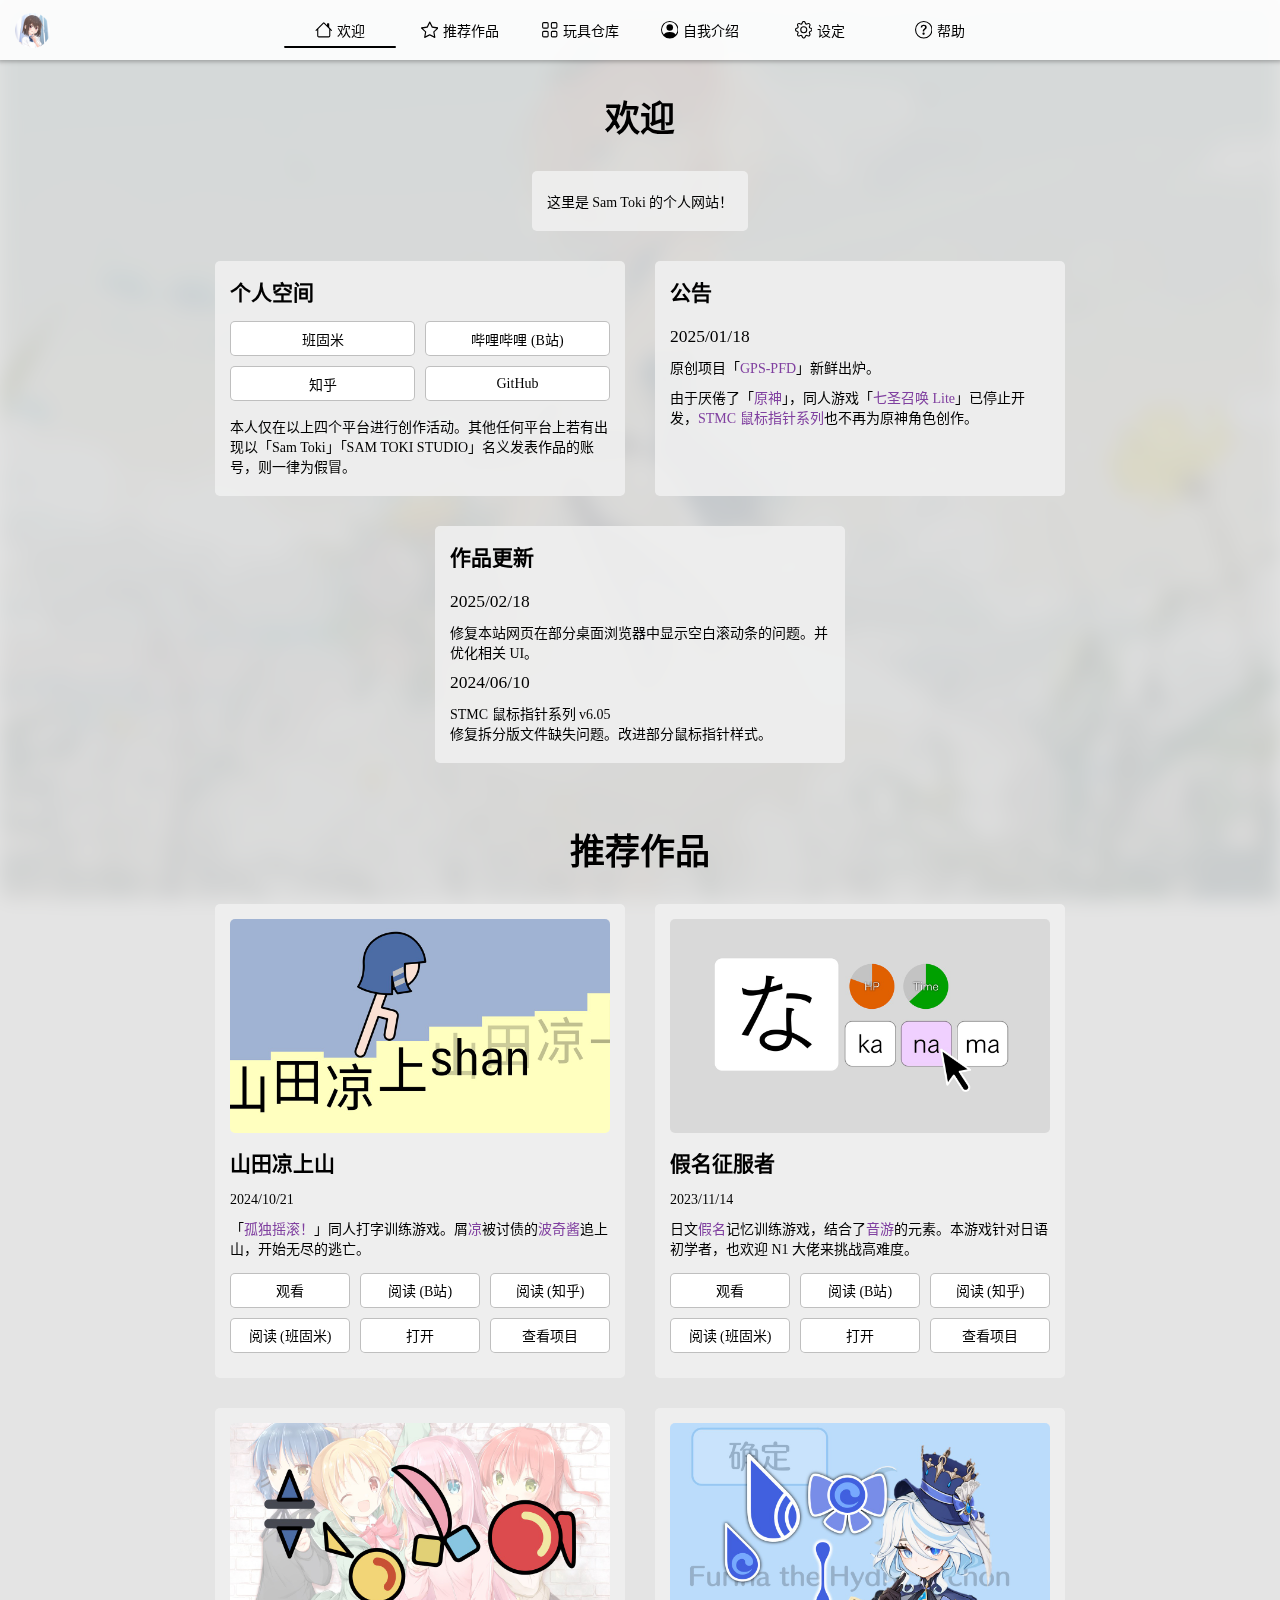
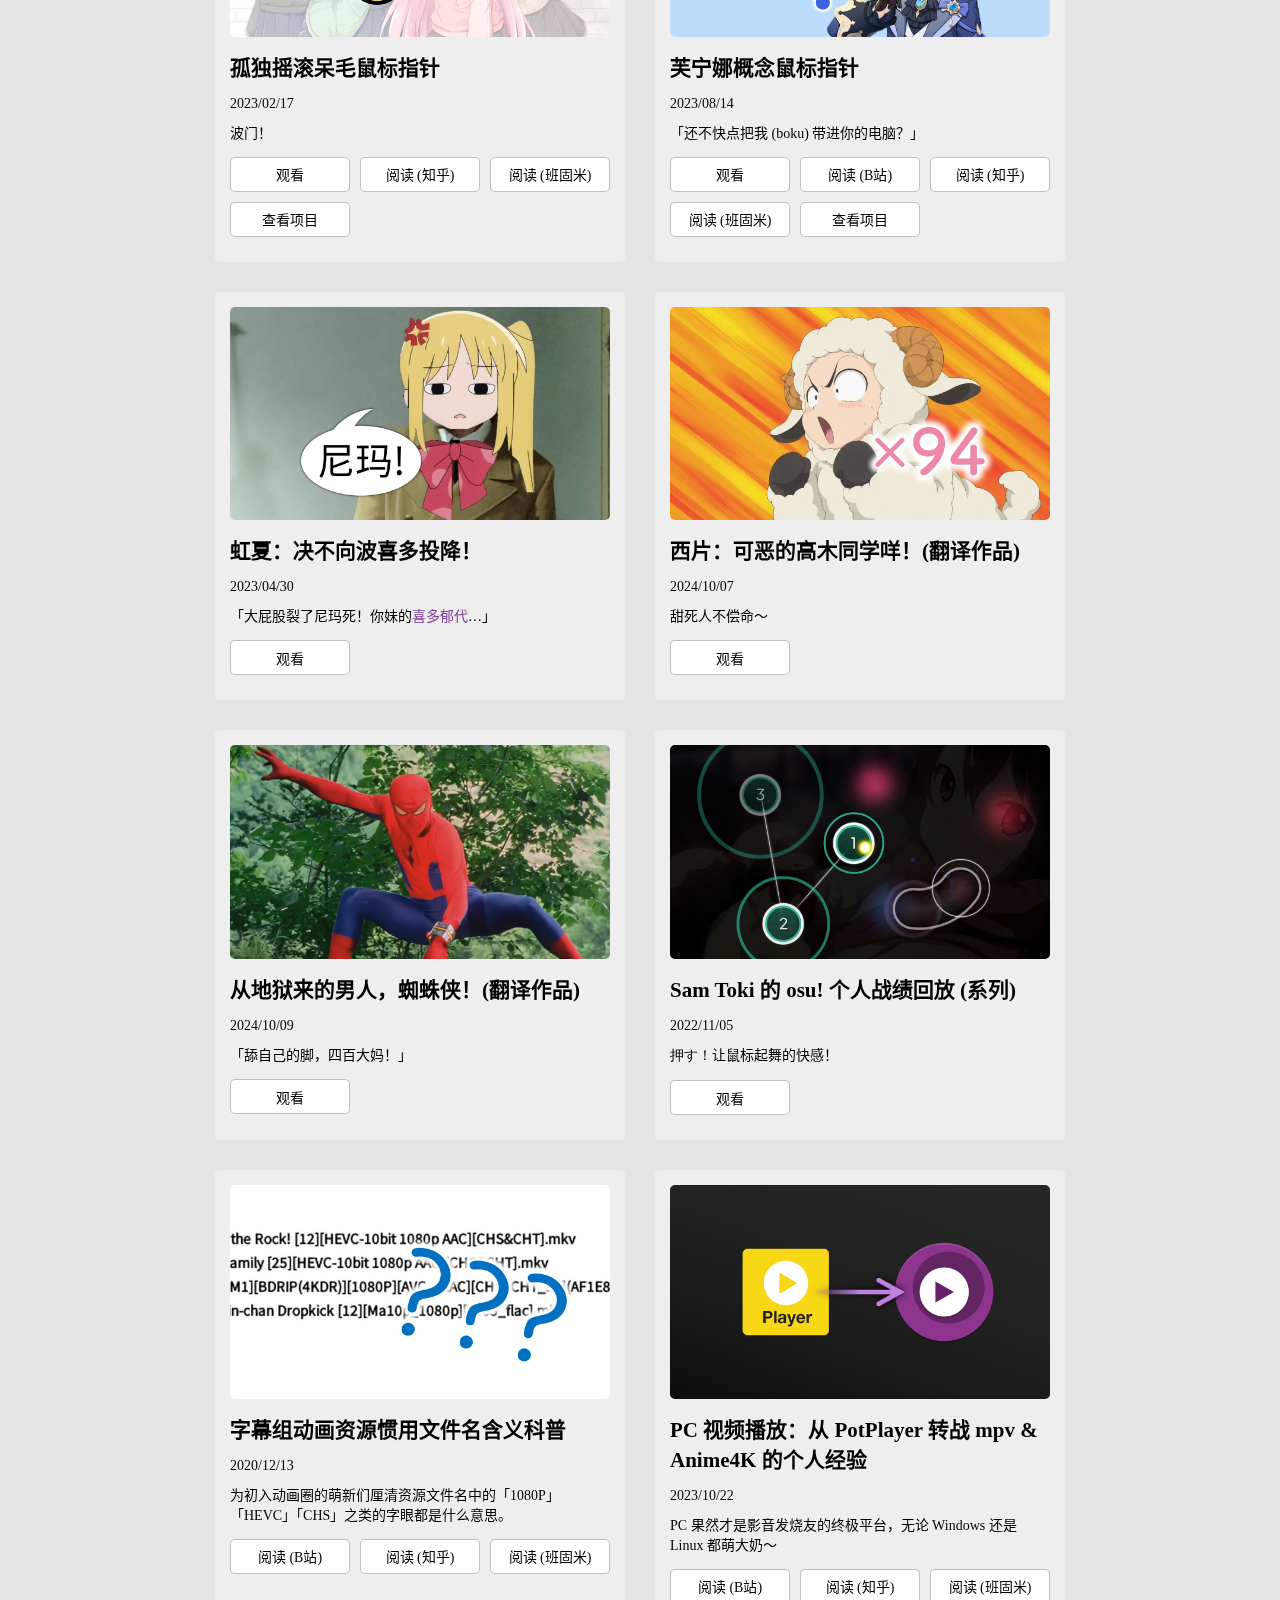
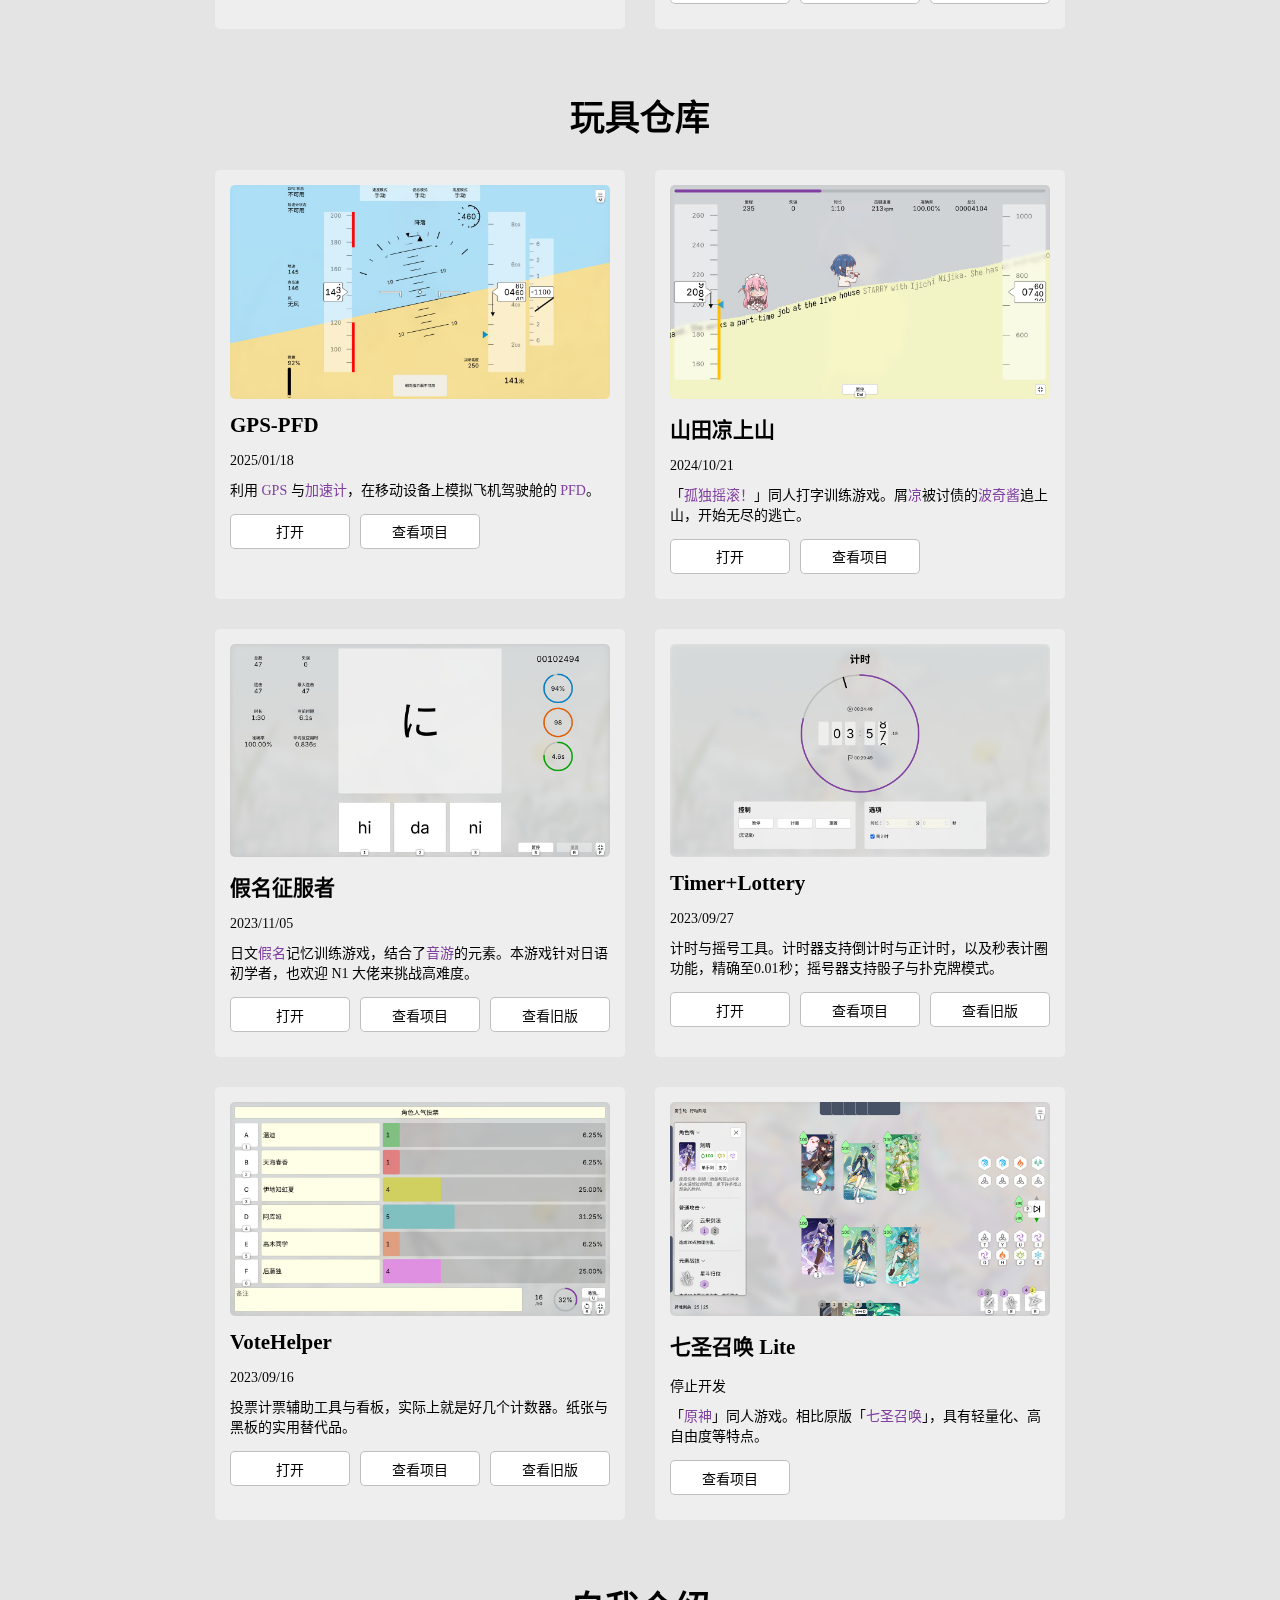
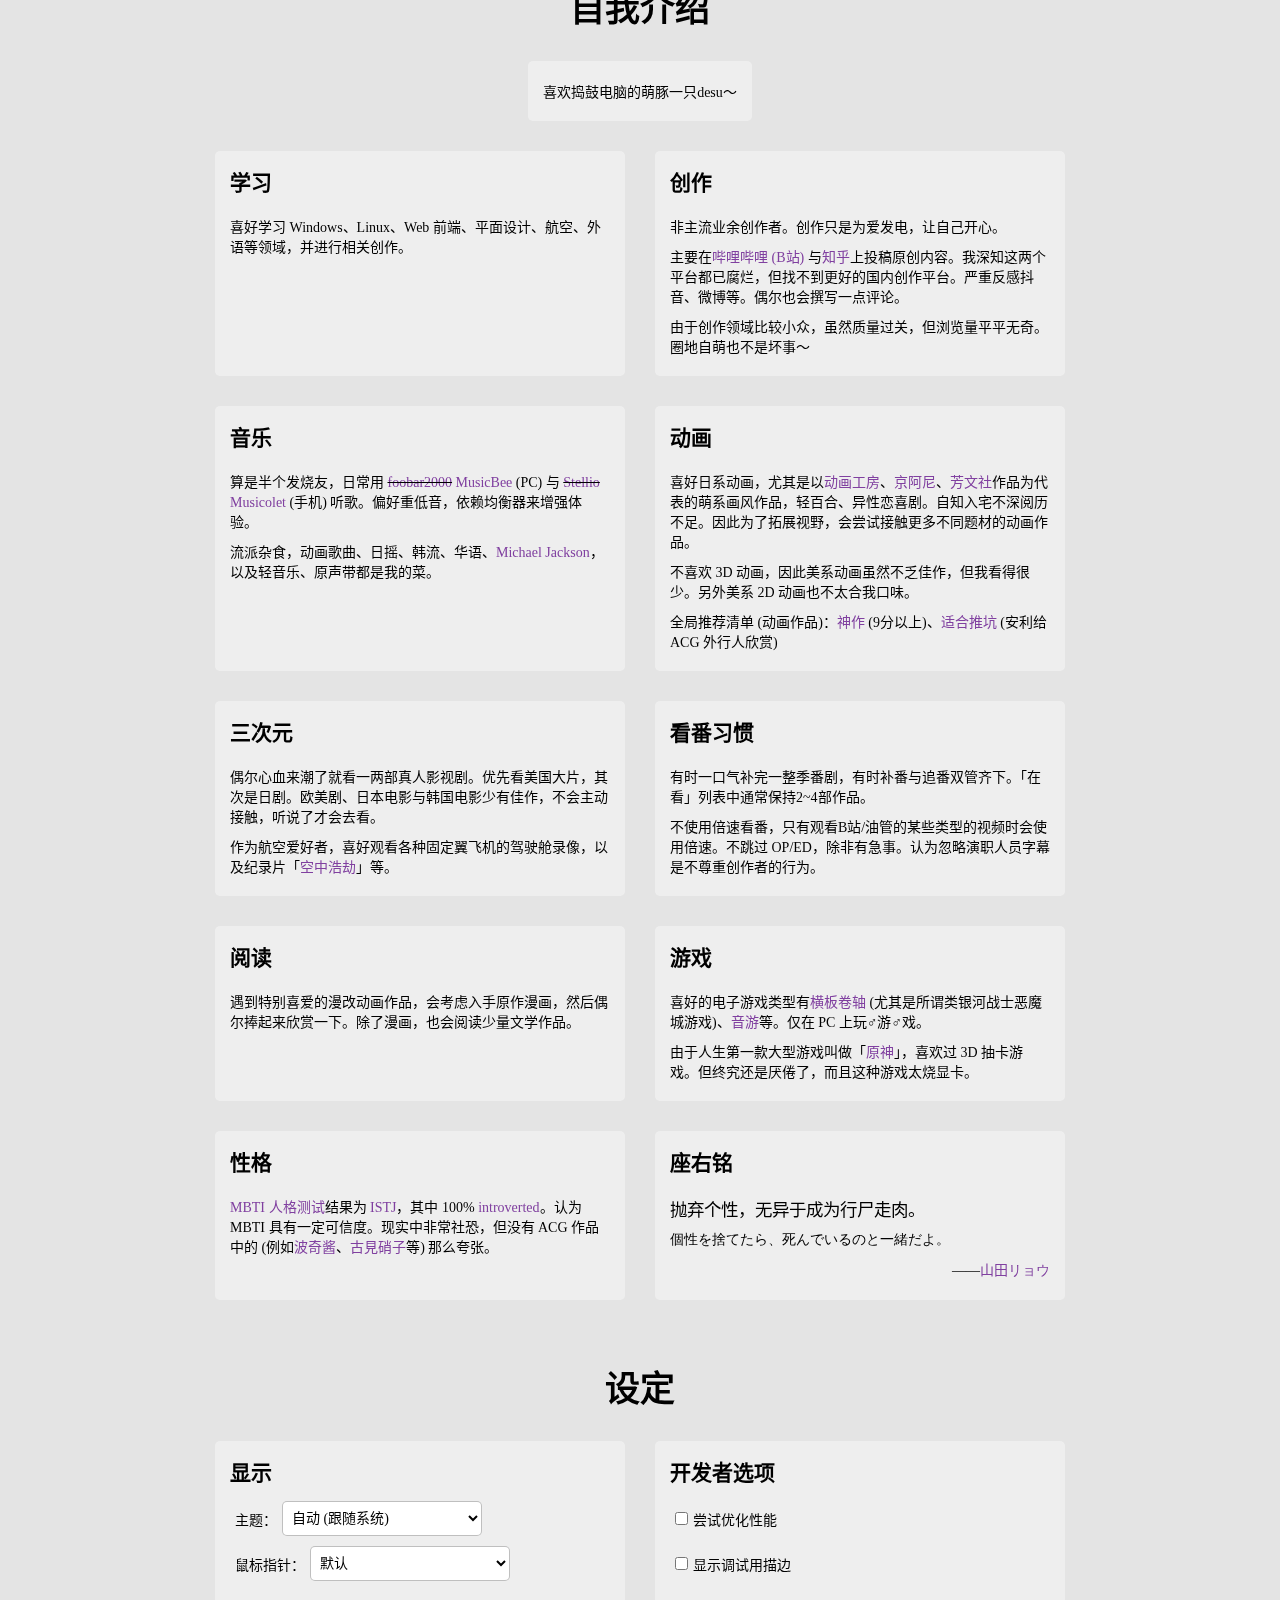
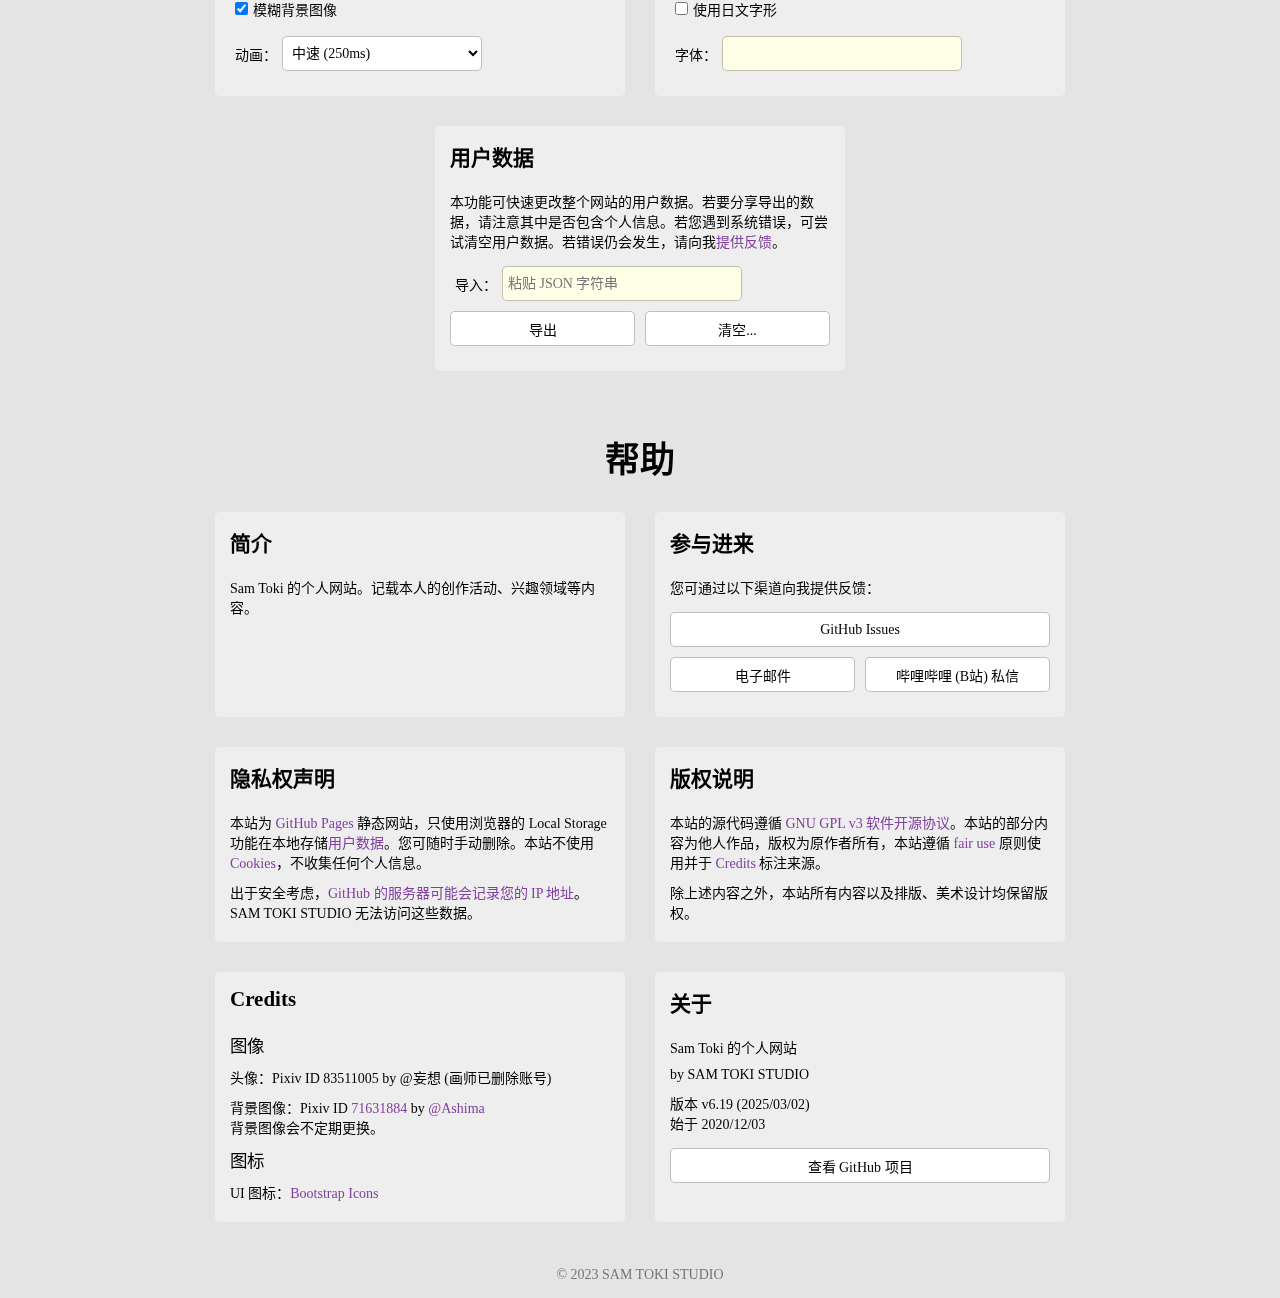
<file: index.html>
<!DOCTYPE html>

<!-- For SamToki.github.io -->
<!-- Released under GNU GPL v3 open source license. -->
<!-- © 2023 SAM TOKI STUDIO -->

<html id="Html" lang="zh-CN">
	<head>
		<meta charset="UTF-8" />
		<link rel="icon" type="image/png" href="images/Icon_Small.png" />
		<title>Sam Toki 的个人网站</title>
		<meta name="author" content="SAM TOKI STUDIO" />
		<meta name="version" content="v6.19 (2025/03/02). Since 2020/12/03." />
		<meta name="description" content="Sam Toki 的个人网站。记载本人的创作活动、兴趣领域等内容。" />
		<meta name="copyright" content="© 2023 SAM TOKI STUDIO" />

		<meta name="theme-color" media="(prefers-color-scheme: light)" content="#FFFFFF">
		<meta name="theme-color" media="(prefers-color-scheme: dark)" content="#303030">
		<meta name="viewport" content="width=device-width, initial-scale=1, interactive-widget=resizes-content" />
		<link rel="stylesheet" href="styles/common.css" />
		<link id="ThemeVariant_Common" rel="stylesheet" href="styles/common_Dark.css" media="(prefers-color-scheme: dark)" />
		<link id="ThemeVariant_Common_HighContrast" rel="stylesheet" href="styles/common_HighContrast.css" media="(prefers-contrast: more)" />
		<link rel="stylesheet" href="styles/style.css" />
		<link id="ThemeVariant_Style" rel="stylesheet" href="styles/style_Dark.css" media="(prefers-color-scheme: dark)" />
		<link id="ThemeVariant_Style_HighContrast" rel="stylesheet" href="styles/style_HighContrast.css" media="(prefers-contrast: more)" />
		<script defer src="scripts/common.js"></script>
		<script defer src="scripts/common_UserDataRepairer.js"></script>
		<script defer src="scripts/script.js"></script>
	</head>

	<body>
		<div class="Blur" id="BgImage"></div>

		<header id="Topbar">
			<ul class="CtrlGroup">
				<li class="Ctrl" id="Ctrl_Title">
					<a class="Button" href="https://SamToki.github.io" title="Sam Toki 的个人网站" aria-label="Sam Toki 的个人网站">
						<img src="images/Icon.png" alt="网页图标" />
					</a>
				</li>
				<li class="Ctrl" id="Ctrl_Nav">
					<button class="Button HiddenHorizontally" id="Button_Nav" inert="true" onclick="Show('DropctrlGroup_Nav')" title="导航菜单" aria-label="导航菜单">
						<svg class="Icon Larger" viewBox="0 0 16 16" aria-hidden="true">
							<path d="M2.5 12a.5.5 0 0 1 .5-.5h10a.5.5 0 0 1 0 1H3a.5.5 0 0 1-.5-.5m0-4a.5.5 0 0 1 .5-.5h10a.5.5 0 0 1 0 1H3a.5.5 0 0 1-.5-.5m0-4a.5.5 0 0 1 .5-.5h10a.5.5 0 0 1 0 1H3a.5.5 0 0 1-.5-.5"/>
						</svg>
					</button>
					<nav>
						<ul class="DropctrlGroup HiddenInMobileLayout" id="DropctrlGroup_Nav">
							<li class="Dropctrl Nav" id="Nav_Welcome">
								<a class="Button" href="#Welcome">
									<svg class="Icon" viewBox="0 0 16 16" aria-hidden="true">
										<path d="M8.707 1.5a1 1 0 0 0-1.414 0L.646 8.146a.5.5 0 0 0 .708.708L2 8.207V13.5A1.5 1.5 0 0 0 3.5 15h9a1.5 1.5 0 0 0 1.5-1.5V8.207l.646.647a.5.5 0 0 0 .708-.708L13 5.793V2.5a.5.5 0 0 0-.5-.5h-1a.5.5 0 0 0-.5.5v1.293zM13 7.207V13.5a.5.5 0 0 1-.5.5h-9a.5.5 0 0 1-.5-.5V7.207l5-5z"/>
									</svg>
									<span class="LabelAfterIcon">欢迎</span>
								</a>
							</li>
							<li class="Dropctrl Nav" id="Nav_RecommendedWorks">
								<a class="Button" href="#RecommendedWorks">
									<svg class="Icon" viewBox="0 0 16 16" aria-hidden="true">
										<path d="M2.866 14.85c-.078.444.36.791.746.593l4.39-2.256 4.389 2.256c.386.198.824-.149.746-.592l-.83-4.73 3.522-3.356c.33-.314.16-.888-.282-.95l-4.898-.696L8.465.792a.513.513 0 0 0-.927 0L5.354 5.12l-4.898.696c-.441.062-.612.636-.283.95l3.523 3.356-.83 4.73zm4.905-2.767-3.686 1.894.694-3.957a.56.56 0 0 0-.163-.505L1.71 6.745l4.052-.576a.53.53 0 0 0 .393-.288L8 2.223l1.847 3.658a.53.53 0 0 0 .393.288l4.052.575-2.906 2.77a.56.56 0 0 0-.163.506l.694 3.957-3.686-1.894a.5.5 0 0 0-.461 0z"/>
									</svg>
									<span class="LabelAfterIcon">推荐作品</span>
								</a>
							</li>
							<li class="Dropctrl Nav" id="Nav_ToyStore">
								<a class="Button" href="#ToyStore">
									<svg class="Icon" viewBox="0 0 16 16" aria-hidden="true">
										<path d="M1 2.5A1.5 1.5 0 0 1 2.5 1h3A1.5 1.5 0 0 1 7 2.5v3A1.5 1.5 0 0 1 5.5 7h-3A1.5 1.5 0 0 1 1 5.5zM2.5 2a.5.5 0 0 0-.5.5v3a.5.5 0 0 0 .5.5h3a.5.5 0 0 0 .5-.5v-3a.5.5 0 0 0-.5-.5zm6.5.5A1.5 1.5 0 0 1 10.5 1h3A1.5 1.5 0 0 1 15 2.5v3A1.5 1.5 0 0 1 13.5 7h-3A1.5 1.5 0 0 1 9 5.5zm1.5-.5a.5.5 0 0 0-.5.5v3a.5.5 0 0 0 .5.5h3a.5.5 0 0 0 .5-.5v-3a.5.5 0 0 0-.5-.5zM1 10.5A1.5 1.5 0 0 1 2.5 9h3A1.5 1.5 0 0 1 7 10.5v3A1.5 1.5 0 0 1 5.5 15h-3A1.5 1.5 0 0 1 1 13.5zm1.5-.5a.5.5 0 0 0-.5.5v3a.5.5 0 0 0 .5.5h3a.5.5 0 0 0 .5-.5v-3a.5.5 0 0 0-.5-.5zm6.5.5A1.5 1.5 0 0 1 10.5 9h3a1.5 1.5 0 0 1 1.5 1.5v3a1.5 1.5 0 0 1-1.5 1.5h-3A1.5 1.5 0 0 1 9 13.5zm1.5-.5a.5.5 0 0 0-.5.5v3a.5.5 0 0 0 .5.5h3a.5.5 0 0 0 .5-.5v-3a.5.5 0 0 0-.5-.5z"/>
									</svg>
									<span class="LabelAfterIcon">玩具仓库</span>
								</a>
							</li>
							<li class="Dropctrl Nav" id="Nav_SelfIntroduction">
								<a class="Button" href="#SelfIntroduction">
									<svg class="Icon" viewBox="0 0 16 16" aria-hidden="true">
										<path d="M11 6a3 3 0 1 1-6 0 3 3 0 0 1 6 0"/>
										<path d="M0 8a8 8 0 1 1 16 0A8 8 0 0 1 0 8m8-7a7 7 0 0 0-5.468 11.37C3.242 11.226 4.805 10 8 10s4.757 1.225 5.468 2.37A7 7 0 0 0 8 1"/>
									</svg>
									<span class="LabelAfterIcon">自我介绍</span>
								</a>
							</li>
							<li class="Dropctrl Nav" id="Nav_Settings">
								<a class="Button" href="#Settings">
									<svg class="Icon" viewBox="0 0 16 16" aria-hidden="true">
										<path d="M8 4.754a3.246 3.246 0 1 0 0 6.492 3.246 3.246 0 0 0 0-6.492M5.754 8a2.246 2.246 0 1 1 4.492 0 2.246 2.246 0 0 1-4.492 0"/>
										<path d="M9.796 1.343c-.527-1.79-3.065-1.79-3.592 0l-.094.319a.873.873 0 0 1-1.255.52l-.292-.16c-1.64-.892-3.433.902-2.54 2.541l.159.292a.873.873 0 0 1-.52 1.255l-.319.094c-1.79.527-1.79 3.065 0 3.592l.319.094a.873.873 0 0 1 .52 1.255l-.16.292c-.892 1.64.901 3.434 2.541 2.54l.292-.159a.873.873 0 0 1 1.255.52l.094.319c.527 1.79 3.065 1.79 3.592 0l.094-.319a.873.873 0 0 1 1.255-.52l.292.16c1.64.893 3.434-.902 2.54-2.541l-.159-.292a.873.873 0 0 1 .52-1.255l.319-.094c1.79-.527 1.79-3.065 0-3.592l-.319-.094a.873.873 0 0 1-.52-1.255l.16-.292c.893-1.64-.902-3.433-2.541-2.54l-.292.159a.873.873 0 0 1-1.255-.52zm-2.633.283c.246-.835 1.428-.835 1.674 0l.094.319a1.873 1.873 0 0 0 2.693 1.115l.291-.16c.764-.415 1.6.42 1.184 1.185l-.159.292a1.873 1.873 0 0 0 1.116 2.692l.318.094c.835.246.835 1.428 0 1.674l-.319.094a1.873 1.873 0 0 0-1.115 2.693l.16.291c.415.764-.42 1.6-1.185 1.184l-.291-.159a1.873 1.873 0 0 0-2.693 1.116l-.094.318c-.246.835-1.428.835-1.674 0l-.094-.319a1.873 1.873 0 0 0-2.692-1.115l-.292.16c-.764.415-1.6-.42-1.184-1.185l.159-.291A1.873 1.873 0 0 0 1.945 8.93l-.319-.094c-.835-.246-.835-1.428 0-1.674l.319-.094A1.873 1.873 0 0 0 3.06 4.377l-.16-.292c-.415-.764.42-1.6 1.185-1.184l.292.159a1.873 1.873 0 0 0 2.692-1.115z"/>
									</svg>
									<span class="LabelAfterIcon">设定</span>
								</a>
							</li>
							<li class="Dropctrl Nav" id="Nav_Help">
								<a class="Button" href="#Help">
									<svg class="Icon" viewBox="0 0 16 16" aria-hidden="true">
										<path d="M8 15A7 7 0 1 1 8 1a7 7 0 0 1 0 14m0 1A8 8 0 1 0 8 0a8 8 0 0 0 0 16"/>
										<path d="M5.255 5.786a.237.237 0 0 0 .241.247h.825c.138 0 .248-.113.266-.25.09-.656.54-1.134 1.342-1.134.686 0 1.314.343 1.314 1.168 0 .635-.374.927-.965 1.371-.673.489-1.206 1.06-1.168 1.987l.003.217a.25.25 0 0 0 .25.246h.811a.25.25 0 0 0 .25-.25v-.105c0-.718.273-.927 1.01-1.486.609-.463 1.244-.977 1.244-2.056 0-1.511-1.276-2.241-2.673-2.241-1.267 0-2.655.59-2.75 2.286m1.557 5.763c0 .533.425.927 1.01.927.609 0 1.028-.394 1.028-.927 0-.552-.42-.94-1.029-.94-.584 0-1.009.388-1.009.94"/>
									</svg>
									<span class="LabelAfterIcon">帮助</span>
								</a>
							</li>
							<li class="Ctrl" id="Ctrl_NavUnderline" inert="true"></li>
						</ul>
					</nav>
				</li>
			</ul>
		</header>

		<main id="Main">
			<section id="Welcome">
				<h1 class="SectionTitle">欢迎</h1>
				<ul class="ItemGroup">
					<li class="Item Prolog">
						<p>这里是 Sam Toki 的个人网站！</p>
					</li>
				</ul>
				<ul class="ItemGroup">
					<li class="Item">
						<fieldset>
							<legend>个人空间</legend>
							<ul class="CtrlGroup">
								<li class="Ctrl WidthDividedBy2">
									<a class="Button" id="Button_PersonalSpaceBangumi" href="https://bgm.tv/user/sam_toki">班固米</a>
								</li>
								<li class="Ctrl WidthDividedBy2">
									<a class="Button" id="Button_PersonalSpaceBilibili" href="https://space.bilibili.com/1557377413">哔哩哔哩 (B站)</a>
								</li>
								<li class="Ctrl WidthDividedBy2">
									<a class="Button" id="Button_PersonalSpaceZhihu" href="https://www.zhihu.com/people/Sam_Toki">知乎</a>
								</li>
								<li class="Ctrl WidthDividedBy2">
									<a class="Button" id="Button_PersonalSpaceGitHub" href="https://github.com/SamToki">GitHub</a>
								</li>
							</ul>
							<p>本人仅在以上四个平台进行创作活动。其他任何平台上若有出现以「Sam Toki」「SAM TOKI STUDIO」名义发表作品的账号，则一律为假冒。</p>
						</fieldset>
					</li>
					<li class="Item">
						<fieldset>
							<legend>公告</legend>
							<h4>2025/01/18</h4>
							<p>原创项目「<a href="#Item_ToyStoreGPSPFD" onclick="ShowIAmHere('Item_ToyStoreGPSPFD')">GPS-PFD</a>」新鲜出炉。</p>
							<p>由于厌倦了「<a href="https://zh.moegirl.org.cn/原神">原神</a>」，同人游戏「<a href="#Item_ToyStoreGITCGLite" onclick="ShowIAmHere('Item_ToyStoreGITCGLite')">七圣召唤 Lite</a>」已停止开发，<a href="#Item_RecommendedWorksGenshinFurinaMouseCursors" onclick="ShowIAmHere('Item_RecommendedWorksGenshinFurinaMouseCursors')">STMC 鼠标指针系列</a>也不再为原神角色创作。</p>
						</fieldset>
					</li>
					<li class="Item">
						<fieldset>
							<legend>作品更新</legend>
							<h4>2025/02/18</h4>
							<p>修复本站网页在部分桌面浏览器中显示空白滚动条的问题。并优化相关 UI。</p>
							<h4>2024/06/10</h4>
							<p>STMC 鼠标指针系列 v6.05<br />
								修复拆分版文件缺失问题。改进部分鼠标指针样式。</p>
						</fieldset>
					</li>
				</ul>
			</section>

			<section id="RecommendedWorks">
				<h1 class="SectionTitle">推荐作品</h1>
				<ul class="ItemGroup Gallery">
					<li class="Item">
						<img src="images/山田凉上山.jpg" alt="封面图：抽象化的「山田凉上山」游戏界面。" />
						<h3>山田凉上山</h3>
						<p>2024/10/21</p>
						<p>「<a href="https://zh.moegirl.org.cn/孤独摇滚！">孤独摇滚！</a>」同人打字训练游戏。屑<a href="https://zh.moegirl.org.cn/山田凉">凉</a>被讨债的<a href="https://zh.moegirl.org.cn/波奇酱">波奇酱</a>追上山，开始无尽的逃亡。</p>
						<ul class="CtrlGroup">
							<li class="Ctrl">
								<a class="Button" href="https://bilibili.com/video/BV15GyoYMESw">观看</a>
							</li>
							<li class="Ctrl">
								<a class="Button" href="https://bilibili.com/read/cv39519273">阅读 (B站)</a>
							</li>
							<li class="Ctrl">
								<a class="Button" href="https://zhuanlan.zhihu.com/p/2279510121">阅读 (知乎)</a>
							</li>
							<li class="Ctrl">
								<a class="Button" href="https://bgm.tv/blog/345649">阅读 (班固米)</a>
							</li>
							<li class="Ctrl">
								<a class="Button" href="Yamanobo-Ryou">打开</a>
							</li>
							<li class="Ctrl">
								<a class="Button" href="https://github.com/SamToki/Yamanobo-Ryou">查看项目</a>
							</li>
						</ul>
					</li>
					<li class="Item">
						<img src="images/假名征服者.jpg" alt="封面图：抽象化的「假名征服者」游戏界面。" />
						<h3>假名征服者</h3>
						<p>2023/11/14</p>
						<p>日文<a href="https://zh.wikipedia.org/wiki/假名_(文字)">假名</a>记忆训练游戏，结合了<a href="https://zh.moegirl.org.cn/音游">音游</a>的元素。本游戏针对日语初学者，也欢迎 N1 大佬来挑战高难度。</p>
						<ul class="CtrlGroup">
							<li class="Ctrl">
								<a class="Button" href="https://bilibili.com/video/BV1zu4y1b7KB">观看</a>
							</li>
							<li class="Ctrl">
								<a class="Button" href="https://bilibili.com/read/cv27696807">阅读 (B站)</a>
							</li>
							<li class="Ctrl">
								<a class="Button" href="https://zhuanlan.zhihu.com/p/666756645">阅读 (知乎)</a>
							</li>
							<li class="Ctrl">
								<a class="Button" href="https://bgm.tv/blog/326416">阅读 (班固米)</a>
							</li>
							<li class="Ctrl">
								<a class="Button" href="KanaMaster">打开</a>
							</li>
							<li class="Ctrl">
								<a class="Button" href="https://github.com/SamToki/KanaMaster">查看项目</a>
							</li>
						</ul>
					</li>
					<li class="Item">
						<img src="images/孤独摇滚呆毛鼠标指针.jpg" alt="封面图：「孤独摇滚呆毛鼠标指针」的预览。背景是结束乐队的四人。" />
						<h3>孤独摇滚呆毛鼠标指针</h3>
						<p>2023/02/17</p>
						<p>波门！</p>
						<ul class="CtrlGroup">
							<li class="Ctrl">
								<a class="Button" href="https://bilibili.com/video/BV1ke4y1F7ge">观看</a>
							</li>
							<li class="Ctrl">
								<a class="Button" href="https://zhuanlan.zhihu.com/p/607130331">阅读 (知乎)</a>
							</li>
							<li class="Ctrl">
								<a class="Button" href="https://bgm.tv/blog/318176">阅读 (班固米)</a>
							</li>
							<li class="Ctrl">
								<a class="Button" href="https://github.com/SamToki/Sam-Toki-Mouse-Cursors">查看项目</a>
							</li>
						</ul>
					</li>
					<li class="Item" id="Item_RecommendedWorksGenshinFurinaMouseCursors">
						<img src="images/芙宁娜概念鼠标指针.jpg" alt="封面图：「芙宁娜概念鼠标指针」的预览，以及芙宁娜角色插画。" />
						<h3>芙宁娜概念鼠标指针</h3>
						<p>2023/08/14</p>
						<p>「还不快点把我 (boku) 带进你的电脑？」</p>
						<ul class="CtrlGroup">
							<li class="Ctrl">
								<a class="Button" href="https://bilibili.com/video/BV1im4y1H7Xg">观看</a>
							</li>
							<li class="Ctrl">
								<a class="Button" href="https://bilibili.com/read/cv25723435">阅读 (B站)</a>
							</li>
							<li class="Ctrl">
								<a class="Button" href="https://zhuanlan.zhihu.com/p/649809490">阅读 (知乎)</a>
							</li>
							<li class="Ctrl">
								<a class="Button" href="https://bgm.tv/blog/323580">阅读 (班固米)</a>
							</li>
							<li class="Ctrl">
								<a class="Button" href="https://github.com/SamToki/Sam-Toki-Mouse-Cursors">查看项目</a>
							</li>
						</ul>
					</li>
					<li class="Item">
						<img src="images/虹夏：决不向波喜多投降！.jpg" alt="封面图：「大屁股裂了尼玛死」剧照，小黄的脸被伊地知虹夏替代。" />
						<h3>虹夏：决不向波喜多投降！</h3>
						<p>2023/04/30</p>
						<p>「大屁股裂了尼玛死！你妹的<a href="https://zh.moegirl.org.cn/喜多郁代">喜多郁代</a>…」</p>
						<ul class="CtrlGroup">
							<li class="Ctrl">
								<a class="Button" href="https://bilibili.com/video/BV1zo4y1w7sr">观看</a>
							</li>
						</ul>
					</li>
					<li class="Item">
						<img src="images/西片：可恶的高木同学咩！.jpg" alt="封面图：「擅长捉弄的高木同学」剧照。" />
						<h3>西片：可恶的高木同学咩！(翻译作品)</h3>
						<p>2024/10/07</p>
						<p>甜死人不偿命～</p>
						<ul class="CtrlGroup">
							<li class="Ctrl">
								<a class="Button" href="https://bilibili.com/video/BV1PC12YFE1x">观看</a>
							</li>
						</ul>
					</li>
					<li class="Item">
						<img src="images/从地狱来的男人，蜘蛛侠！.jpg" alt="封面图：东映「蜘蛛侠」剧照。" />
						<h3>从地狱来的男人，蜘蛛侠！(翻译作品)</h3>
						<p>2024/10/09</p>
						<p>「舔自己的脚，四百大妈！」</p>
						<ul class="CtrlGroup">
							<li class="Ctrl">
								<a class="Button" href="https://bilibili.com/video/BV1Fp2PYqEKY">观看</a>
							</li>
						</ul>
					</li>
					<li class="Item">
						<img src="images/Sam Toki 的 osu! 个人战绩回放.jpg" alt="封面图：「osu!」游戏画面。" />
						<h3>Sam Toki 的 osu! 个人战绩回放 (系列)</h3>
						<p>2022/11/05</p>
						<p><span lang="ja-JP">押す！</span>让鼠标起舞的快感！</p>
						<ul class="CtrlGroup">
							<li class="Ctrl">
								<a class="Button" href="https://space.bilibili.com/1557377413/channel/collectiondetail?sid=298321">观看</a>
							</li>
						</ul>
					</li>
					<li class="Item">
						<img src="images/字幕组动画资源惯用文件名含义科普.jpg" alt="封面图：一些动画资源的文件名，配上三个大问号以表示疑惑不解。" />
						<h3>字幕组动画资源惯用文件名含义科普</h3>
						<p>2020/12/13</p>
						<p>为初入动画圈的萌新们厘清资源文件名中的「1080P」「HEVC」「CHS」之类的字眼都是什么意思。</p>
						<ul class="CtrlGroup">
							<li class="Ctrl">
								<a class="Button" href="https://bilibili.com/read/cv14634246">阅读 (B站)</a>
							</li>
							<li class="Ctrl">
								<a class="Button" href="https://zhuanlan.zhihu.com/p/336575169">阅读 (知乎)</a>
							</li>
							<li class="Ctrl">
								<a class="Button" href="https://bgm.tv/blog/316666">阅读 (班固米)</a>
							</li>
						</ul>
					</li>
					<li class="Item">
						<img src="images/PC 视频播放：从 PotPlayer 转战 mpv & Anime4K 的个人经验.jpg" alt="封面图：PotPlayer 与 mpv 的软件图标，以及一个从 PotPlayer 指向 mpv 的箭头。" />
						<h3>PC 视频播放：从 PotPlayer 转战 mpv & Anime4K 的个人经验</h3>
						<p>2023/10/22</p>
						<p>PC 果然才是影音发烧友的终极平台，无论 Windows 还是 Linux 都萌大奶～</p>
						<ul class="CtrlGroup">
							<li class="Ctrl">
								<a class="Button" href="https://bilibili.com/read/cv27214247">阅读 (B站)</a>
							</li>
							<li class="Ctrl">
								<a class="Button" href="https://zhuanlan.zhihu.com/p/662617968">阅读 (知乎)</a>
							</li>
							<li class="Ctrl">
								<a class="Button" href="https://bgm.tv/blog/325668">阅读 (班固米)</a>
							</li>
						</ul>
					</li>
				</ul>
			</section>

			<section id="ToyStore">
				<h1 class="SectionTitle">玩具仓库</h1>
				<ul class="ItemGroup Gallery">
					<li class="Item" id="Item_ToyStoreGPSPFD">
						<img src="GPS-PFD/images/Preview.jpg" alt="封面图：「GPS-PFD」界面预览。" />
						<h3>GPS-PFD</h3>
						<p>2025/01/18</p>
						<p>利用 <a href="https://zh.wikipedia.org/wiki/GPS">GPS</a> 与<a href="https://zh.wikipedia.org/wiki/加速计">加速计</a>，在移动设备上模拟飞机驾驶舱的 <a href="https://zh.wikipedia.org/wiki/主飞行显示器">PFD</a>。</p>
						<ul class="CtrlGroup">
							<li class="Ctrl">
								<a class="Button" href="GPS-PFD">打开</a>
							</li>
							<li class="Ctrl">
								<a class="Button" href="https://github.com/SamToki/GPS-PFD">查看项目</a>
							</li>
						</ul>
					</li>
					<li class="Item">
						<img src="Yamanobo-Ryou/images/Preview.jpg" alt="封面图：「山田凉上山」界面预览。" />
						<h3>山田凉上山</h3>
						<p>2024/10/21</p>
						<p>「<a href="https://zh.moegirl.org.cn/孤独摇滚！">孤独摇滚！</a>」同人打字训练游戏。屑<a href="https://zh.moegirl.org.cn/山田凉">凉</a>被讨债的<a href="https://zh.moegirl.org.cn/波奇酱">波奇酱</a>追上山，开始无尽的逃亡。</p>
						<ul class="CtrlGroup">
							<li class="Ctrl">
								<a class="Button" href="Yamanobo-Ryou">打开</a>
							</li>
							<li class="Ctrl">
								<a class="Button" href="https://github.com/SamToki/Yamanobo-Ryou">查看项目</a>
							</li>
						</ul>
					</li>
					<li class="Item">
						<img src="KanaMaster/images/Preview.jpg" alt="封面图：「假名征服者」界面预览。" />
						<h3>假名征服者</h3>
						<p>2023/11/05</p>
						<p>日文<a href="https://zh.wikipedia.org/wiki/假名_(文字)">假名</a>记忆训练游戏，结合了<a href="https://zh.moegirl.org.cn/音游">音游</a>的元素。本游戏针对日语初学者，也欢迎 N1 大佬来挑战高难度。</p>
						<ul class="CtrlGroup">
							<li class="Ctrl">
								<a class="Button" href="KanaMaster">打开</a>
							</li>
							<li class="Ctrl">
								<a class="Button" href="https://github.com/SamToki/KanaMaster">查看项目</a>
							</li>
							<li class="Ctrl">
								<a class="Button" href="https://github.com/SamToki/KanaMaster-VB6">查看旧版</a>
							</li>
						</ul>
					</li>
					<li class="Item">
						<img src="Timer+Lottery/images/Preview.jpg" alt="封面图：「Timer+Lottery」界面预览。" />
						<h3>Timer+Lottery</h3>
						<p>2023/09/27</p>
						<p>计时与摇号工具。计时器支持倒计时与正计时，以及秒表计圈功能，精确至0.01秒；摇号器支持骰子与扑克牌模式。</p>
						<ul class="CtrlGroup">
							<li class="Ctrl">
								<a class="Button" href="Timer+Lottery">打开</a>
							</li>
							<li class="Ctrl">
								<a class="Button" href="https://github.com/SamToki/Timer-Plus-Lottery">查看项目</a>
							</li>
							<li class="Ctrl">
								<a class="Button" href="https://github.com/SamToki/Timer-Plus-Lottery-VB6">查看旧版</a>
							</li>
						</ul>
					</li>
					<li class="Item">
						<img src="VoteHelper/images/Preview.jpg" alt="封面图：「VoteHelper」界面预览。" />
						<h3>VoteHelper</h3>
						<p>2023/09/16</p>
						<p>投票计票辅助工具与看板，实际上就是好几个计数器。纸张与黑板的实用替代品。</p>
						<ul class="CtrlGroup">
							<li class="Ctrl">
								<a class="Button" href="VoteHelper">打开</a>
							</li>
							<li class="Ctrl">
								<a class="Button" href="https://github.com/SamToki/VoteHelper">查看项目</a>
							</li>
							<li class="Ctrl">
								<a class="Button" href="https://github.com/SamToki/VoteHelper-VB6">查看旧版</a>
							</li>
						</ul>
					</li>
					<li class="Item" id="Item_ToyStoreGITCGLite">
						<img src="GITCGLite/images/Preview.jpg" alt="封面图：「七圣召唤 Lite」界面预览。" />
						<h3>七圣召唤 Lite</h3>
						<p>停止开发</p>
						<p>「<a href="https://zh.moegirl.org.cn/原神">原神</a>」同人游戏。相比原版「<a href="https://zh.moegirl.org.cn/七圣召唤">七圣召唤</a>」，具有轻量化、高自由度等特点。</p>
						<ul class="CtrlGroup">
							<li class="Ctrl">
								<a class="Button" href="https://github.com/SamToki/GITCG-Lite">查看项目</a>
							</li>
						</ul>
					</li>
				</ul>
			</section>

			<section id="SelfIntroduction">
				<h1 class="SectionTitle">自我介绍</h1>
				<ul class="ItemGroup">
					<li class="Item Prolog">
						<p>喜欢捣鼓电脑的萌豚一只desu～</p>
					</li>
				</ul>
				<ul class="ItemGroup">
					<li class="Item">
						<fieldset>
							<legend>学习</legend>
							<p>喜好学习 Windows、Linux、Web 前端、平面设计、航空、外语等领域，并进行相关创作。</p>
						</fieldset>
					</li>
					<li class="Item">
						<fieldset>
							<legend>创作</legend>
							<p>非主流业余创作者。创作只是为爱发电，让自己开心。</p>
							<p>主要在<a href="https://space.bilibili.com/1557377413">哔哩哔哩 (B站) </a>与<a href="https://www.zhihu.com/people/Sam_Toki">知乎</a>上投稿原创内容。我深知这两个平台都已腐烂，但找不到更好的国内创作平台。严重反感抖音、微博等。偶尔也会撰写一点评论。</p>
							<p>由于创作领域比较小众，虽然质量过关，但浏览量平平无奇。圈地自萌也不是坏事～</p>
						</fieldset>
					</li>
					<li class="Item">
						<fieldset>
							<legend>音乐</legend>
							<p>算是半个发烧友，日常用 <s><a href="https://www.foobar2000.org">foobar2000</a></s> <a href="https://getmusicbee.com">MusicBee</a> (PC) 与 <s><a href="https://www.stellio.ru">Stellio</a></s> <a href="https://krosbits.in/musicolet">Musicolet</a> (手机) 听歌。偏好重低音，依赖均衡器来增强体验。</p>
							<p>流派杂食，动画歌曲、日摇、韩流、华语、<a href="https://zh.moegirl.org.cn/Michael_Jackson">Michael Jackson</a>，以及轻音乐、原声带都是我的菜。</p>
						</fieldset>
					</li>
					<li class="Item">
						<fieldset>
							<legend>动画</legend>
							<p>喜好日系动画，尤其是以<a href="https://zh.moegirl.org.cn/动画工房">动画工房</a>、<a href="https://zh.moegirl.org.cn/京阿尼">京阿尼</a>、<a href="https://zh.moegirl.org.cn/芳文社">芳文社</a>作品为代表的萌系画风作品，轻百合、异性恋喜剧。自知入宅不深阅历不足。因此为了拓展视野，会尝试接触更多不同题材的动画作品。</p>
							<p>不喜欢 3D 动画，因此美系动画虽然不乏佳作，但我看得很少。另外美系 2D 动画也不太合我口味。</p>
							<p>全局推荐清单 (动画作品)：<a href="https://bgm.tv/anime/list/sam_toki/collect?tag=神作(仅标第一部)">神作</a> (9分以上)、<a href="https://bgm.tv/anime/list/sam_toki/collect?tag=适合推坑(仅标第一部)">适合推坑</a> (安利给 ACG 外行人欣赏)</p>
						</fieldset>
					</li>
					<li class="Item">
						<fieldset>
							<legend>三次元</legend>
							<p>偶尔心血来潮了就看一两部真人影视剧。优先看美国大片，其次是日剧。欧美剧、日本电影与韩国电影少有佳作，不会主动接触，听说了才会去看。</p>
							<p>作为航空爱好者，喜好观看各种固定翼飞机的驾驶舱录像，以及纪录片「<a href="https://zh.wikipedia.org/wiki/空中浩劫">空中浩劫</a>」等。</p>
						</fieldset>
					</li>
					<li class="Item">
						<fieldset>
							<legend>看番习惯</legend>
							<p>有时一口气补完一整季番剧，有时补番与追番双管齐下。「在看」列表中通常保持2~4部作品。</p>
							<p>不使用倍速看番，只有观看B站/油管的某些类型的视频时会使用倍速。不跳过 OP/ED，除非有急事。认为忽略演职人员字幕是不尊重创作者的行为。</p>
						</fieldset>
					</li>
					<li class="Item">
						<fieldset>
							<legend>阅读</legend>
							<p>遇到特别喜爱的漫改动画作品，会考虑入手原作漫画，然后偶尔捧起来欣赏一下。除了漫画，也会阅读少量文学作品。</p>
						</fieldset>
					</li>
					<li class="Item">
						<fieldset>
							<legend>游戏</legend>
							<p>喜好的电子游戏类型有<a href="https://zh.wikipedia.org/wiki/横向卷轴游戏">横板卷轴</a> (尤其是所谓类银河战士恶魔城游戏)、<a href="https://zh.moegirl.org.cn/音游">音游</a>等。仅在 PC 上玩♂游♂戏。</p>
							<p>由于人生第一款大型游戏叫做「<a href="https://zh.moegirl.org.cn/原神">原神</a>」，喜欢过 3D 抽卡游戏。但终究还是厌倦了，而且这种游戏太烧显卡。</p>
						</fieldset>
					</li>
					<li class="Item">
						<fieldset>
							<legend>性格</legend>
							<p><a href="https://www.16personalities.com">MBTI 人格测试</a>结果为 <a href="https://www.16personalities.com/istj-personality">ISTJ</a>，其中 100% <a href="https://introvertdear.com">introverted</a>。认为 MBTI 具有一定可信度。现实中非常社恐，但没有 ACG 作品中的 (例如<a href="https://zh.moegirl.org.cn/波奇酱">波奇酱</a>、<a href="https://zh.moegirl.org.cn/古見硝子">古見硝子</a>等) 那么夸张。</p>
						</fieldset>
					</li>
					<li class="Item">
						<fieldset>
							<legend>座右铭</legend>
							<p class="LargerText">抛弃个性，无异于成为行尸走肉。</p>
							<p lang="ja-JP">個性を捨てたら、死んでいるのと一緒だよ。</p>
							<p class="RightAlignedText" lang="ja-JP">——<a href="https://zh.moegirl.org.cn/山田凉">山田リョウ</a></p>
						</fieldset>
					</li>
				</ul>
			</section>

			<section id="Settings">
				<h1 class="SectionTitle">设定</h1>
				<ul class="ItemGroup">
					<li class="Item">
						<fieldset>
							<legend>显示</legend>
							<ul class="CtrlGroup">
								<li class="Ctrl">
									<label for="Combobox_SettingsTheme">
										<span>主题：</span>
										<select class="Combobox" id="Combobox_SettingsTheme" onchange="SetTheme()">
											<option value="Auto" selected>自动 (跟随系统)</option>
											<option value="Light">浅色</option>
											<option value="Dark">深色</option>
											<option value="Genshin">原神</option>
											<option value="HighContrast">高对比度 (无障碍)</option>
										</select>
									</label>
								</li>
								<li class="Ctrl">
									<label for="Combobox_SettingsCursor">
										<span>鼠标指针：</span>
										<select class="Combobox" id="Combobox_SettingsCursor" onchange="SetCursor()">
											<option value="Default" selected>默认</option>
											<option value="BTRAhoge">孤独摇滚！</option>
											<option value="Genshin">原神</option>
											<option value="GenshinFurina">原神-芙宁娜</option>
											<option value="GenshinNahida">原神-纳西妲</option>
										</select>
									</label>
								</li>
								<li class="Ctrl">
									<label for="Checkbox_SettingsBlurBgImage">
										<input class="Checkbox" id="Checkbox_SettingsBlurBgImage" type="checkbox" checked="true" onchange="SetBlurBgImage()" />
										<span>模糊背景图像</span>
									</label>
								</li>
								<li class="Ctrl">
									<label for="Combobox_SettingsAnim">
										<span>动画：</span>
										<select class="Combobox" id="Combobox_SettingsAnim" onchange="SetAnim()">
											<option value="0">禁用 (无障碍)</option>
											<option value="100">快速 (100ms)</option>
											<option value="250" selected>中速 (250ms)</option>
											<option value="500">慢速 (500ms)</option>
										</select>
									</label>
								</li>
							</ul>
						</fieldset>
					</li>
					<!-- <li class="Item">
						<fieldset>
							<legend>国际化</legend>
							<ul class="CtrlGroup">
								<li class="Ctrl">
									<label for="Combobox_SettingsLanguage">
										<span>语言 (Language)：</span>
										<select class="Combobox" id="Combobox_SettingsLanguage" onchange="SetLanguage()">
											<option value="Auto" selected>自动 (跟随系统)</option>
											<option value="en-US">English (US)</option>
											<option value="ja-JP">日本語</option>
											<option value="zh-CN">中文 (简体)</option>
											<option value="zh-TW">中文 (繁體)</option>
										</select>
									</label>
								</li>
							</ul>
						</fieldset>
					</li> -->
					<li class="Item">
						<fieldset>
							<legend>开发者选项</legend>
							<ul class="CtrlGroup">
								<li class="Ctrl">
									<label for="Checkbox_SettingsTryToOptimizePerformance">
										<input class="Checkbox" id="Checkbox_SettingsTryToOptimizePerformance" type="checkbox" checked="false" onchange="SetTryToOptimizePerformance()" />
										<span>尝试优化性能</span>
									</label>
								</li>
								<li class="Ctrl">
									<label for="Checkbox_SettingsShowDebugOutlines">
										<input class="Checkbox" id="Checkbox_SettingsShowDebugOutlines" type="checkbox" checked="false" onchange="SetShowDebugOutlines()" />
										<span>显示调试用描边</span>
									</label>
								</li>
								<li class="Ctrl">
									<label for="Checkbox_SettingsUseJapaneseGlyph">
										<input class="Checkbox" id="Checkbox_SettingsUseJapaneseGlyph" type="checkbox" checked="false" onchange="SetUseJapaneseGlyph()" />
										<span>使用日文字形</span>
									</label>
								</li>
								<li class="Ctrl">
									<label for="Textbox_SettingsFont">
										<span>字体：</span>
										<input class="Textbox" id="Textbox_SettingsFont" type="text" onchange="SetFont()" />
									</label>
								</li>
							</ul>
						</fieldset>
					</li>
					<li class="Item" id="Item_SettingsUserData">
						<fieldset>
							<legend>用户数据</legend>
							<p>本功能可快速更改整个网站的用户数据。若要分享导出的数据，请注意其中是否包含个人信息。若您遇到系统错误，可尝试清空用户数据。若错误仍会发生，请向我<a href="#Item_HelpGetInvolved" onclick="ShowIAmHere('Item_HelpGetInvolved')">提供反馈</a>。</p>
							<ul class="CtrlGroup BelowParagraph">
								<li class="Ctrl">
									<label for="Textbox_SettingsUserDataImport">
										<span>导入：</span>
										<input class="Textbox" id="Textbox_SettingsUserDataImport" type="text" onclick="SelectText('Textbox_SettingsUserDataImport')" onchange="ImportUserData()" placeholder="粘贴 JSON 字符串" title="粘贴 JSON 字符串" />
									</label>
								</li>
								<li class="Ctrl WidthDividedBy2">
									<button class="Button" onclick="ExportUserData()">导出</button>
								</li>
								<li class="Ctrl WidthDividedBy2">
									<button class="Button" onclick="ConfirmClearUserData()">清空...</button>
								</li>
							</ul>
						</fieldset>
					</li>
				</ul>
			</section>

			<section id="Help">
				<h1 class="SectionTitle">帮助</h1>
				<ul class="ItemGroup">
					<li class="Item">
						<fieldset>
							<legend>简介</legend>
							<p>Sam Toki 的个人网站。记载本人的创作活动、兴趣领域等内容。</p>
						</fieldset>
					</li>
					<li class="Item" id="Item_HelpGetInvolved">
						<fieldset>
							<legend>参与进来</legend>
							<p>您可通过以下渠道向我提供反馈：</p>
							<ul class="CtrlGroup BelowParagraph">
								<li class="Ctrl">
									<a class="Button" href="https://github.com/SamToki/SamToki.github.io/issues">GitHub Issues</a>
								</li>
								<li class="Ctrl WidthDividedBy2">
									<a class="Button" href="mailto:SamTokiFeedback@outlook.com">电子邮件</a>
								</li>
								<li class="Ctrl WidthDividedBy2">
									<a class="Button" href="https://message.bilibili.com/#whisper/mid1557377413">哔哩哔哩 (B站) 私信</a>
								</li>
							</ul>
							<!-- <p>Help me translate the webpage into your language! Please contact me if you are interested.</p>
							<ul class="CtrlGroup BelowParagraph">
								<li class="Ctrl">
									<a class="Button" href="Translate">Translate</a>
								</li>
							</ul>
							<p>您还可以通过捐赠 (打赏) 来鼓励我持续开发与维护我的作品：</p>
							<ul class="CtrlGroup BelowParagraph">
								<li class="Ctrl">
									<a class="Button" href="Donate">捐赠</a>
								</li>
							</ul> -->
						</fieldset>
					</li>
					<li class="Item">
						<fieldset>
							<legend>隐私权声明</legend>
							<p>本站为 <a href="https://docs.github.com/en/pages/getting-started-with-github-pages/about-github-pages">GitHub Pages</a> 静态网站，只使用浏览器的 Local Storage 功能在本地存储<a href="#Item_SettingsUserData" onclick="ShowIAmHere('Item_SettingsUserData')">用户数据</a>。您可随时手动删除。本站不使用 <a href="https://zh.wikipedia.org/wiki/Cookie">Cookies</a>，不收集任何个人信息。</p>
							<p>出于安全考虑，<a href="https://docs.github.com/en/pages/getting-started-with-github-pages/about-github-pages#data-collection">GitHub 的服务器可能会记录您的 IP 地址</a>。SAM TOKI STUDIO 无法访问这些数据。</p>
						</fieldset>
					</li>
					<li class="Item">
						<fieldset>
							<legend>版权说明</legend>
							<p>本站的源代码遵循 <a href="https://www.gnu.org/licenses/gpl-3.0.en.html">GNU GPL v3 软件开源协议</a>。本站的部分内容为他人作品，版权为原作者所有，本站遵循 <a href="https://zh.wikipedia.org/wiki/fair_use">fair use</a> 原则使用并于 <a href="#Item_HelpCredits" onclick="ShowIAmHere('Item_HelpCredits')">Credits</a> 标注来源。</p>
							<p>除上述内容之外，本站所有内容以及排版、美术设计均保留版权。</p>
						</fieldset>
					</li>
					<li class="Item" id="Item_HelpCredits">
						<fieldset>
							<legend>Credits</legend>
							<h4>图像</h4>
							<p>头像：Pixiv ID 83511005 by @妄想 (画师已删除账号)</p>
							<p>背景图像：Pixiv ID <a href="https://pixiv.net/en/artworks/71631884">71631884</a> by <a href="https://pixiv.net/en/users/2642047">@Ashima</a><br />
								背景图像会不定期更换。</p>
							<h4>图标</h4>
							<p>UI 图标：<a href="https://icons.getbootstrap.com">Bootstrap Icons</a></p>
						</fieldset>
					</li>
					<li class="Item">
						<fieldset>
							<legend>关于</legend>
							<p>Sam Toki 的个人网站</p>
							<p>by SAM TOKI STUDIO</p>
							<p>版本 v6.19 (<time datetime="2025-03-02" pubdate="pubdate">2025/03/02</time>)<br />
								始于 2020/12/03</p>
							<ul class="CtrlGroup BelowParagraph">
								<li class="Ctrl">
									<a class="Button" href="https://github.com/SamToki/SamToki.github.io">查看 GitHub 项目</a>
								</li>
							</ul>
						</fieldset>
					</li>
				</ul>
			</section>
		</main>

		<footer>
			<span>© 2023 SAM TOKI STUDIO</span>
		</footer>

		<div id="Toast">
			<span id="Label_Toast">正在初始化...</span>
		</div>

		<div class="ScreenFilter Faded" id="ScreenFilter_Dialog" inert="true" onclick="AnswerDialog(3)"></div>
		<div class="Window Hidden" id="Window_Dialog" inert="true">
			<ul class="CtrlGroup" id="CtrlGroup_DialogPrompt">
				<li class="Ctrl" id="Ctrl_DialogIconInfo">
					<svg class="DialogIcon" id="DialogIcon_Info" viewBox="0 0 16 16" aria-hidden="true">
						<path d="M8 15A7 7 0 1 1 8 1a7 7 0 0 1 0 14m0 1A8 8 0 1 0 8 0a8 8 0 0 0 0 16"/>
						<path d="m8.93 6.588-2.29.287-.082.38.45.083c.294.07.352.176.288.469l-.738 3.468c-.194.897.105 1.319.808 1.319.545 0 1.178-.252 1.465-.598l.088-.416c-.2.176-.492.246-.686.246-.275 0-.375-.193-.304-.533zM9 4.5a1 1 0 1 1-2 0 1 1 0 0 1 2 0"/>
					</svg>
				</li>
				<li class="Ctrl HiddenHorizontally" id="Ctrl_DialogIconQuestion" inert="true">
					<svg class="DialogIcon" id="DialogIcon_Question" viewBox="0 0 16 16" aria-hidden="true">
						<path d="M8 15A7 7 0 1 1 8 1a7 7 0 0 1 0 14zm0 1A8 8 0 1 0 8 0a8 8 0 0 0 0 16z"/>
						<path d="M5.255 5.786a.237.237 0 0 0 .241.247h.825c.138 0 .248-.113.266-.25.09-.656.54-1.134 1.342-1.134.686 0 1.314.343 1.314 1.168 0 .635-.374.927-.965 1.371-.673.489-1.206 1.06-1.168 1.987l.003.217a.25.25 0 0 0 .25.246h.811a.25.25 0 0 0 .25-.25v-.105c0-.718.273-.927 1.01-1.486.609-.463 1.244-.977 1.244-2.056 0-1.511-1.276-2.241-2.673-2.241-1.267 0-2.655.59-2.75 2.286zm1.557 5.763c0 .533.425.927 1.01.927.609 0 1.028-.394 1.028-.927 0-.552-.42-.94-1.029-.94-.584 0-1.009.388-1.009.94z"/>
					</svg>
				</li>
				<li class="Ctrl HiddenHorizontally" id="Ctrl_DialogIconCaution" inert="true">
					<svg class="DialogIcon" id="DialogIcon_Caution" viewBox="0 0 16 16" aria-hidden="true">
						<path d="M8 15A7 7 0 1 1 8 1a7 7 0 0 1 0 14zm0 1A8 8 0 1 0 8 0a8 8 0 0 0 0 16z"/>
						<path d="M7.002 11a1 1 0 1 1 2 0 1 1 0 0 1-2 0zM7.1 4.995a.905.905 0 1 1 1.8 0l-.35 3.507a.552.552 0 0 1-1.1 0L7.1 4.995z"/>
					</svg>
				</li>
				<li class="Ctrl HiddenHorizontally" id="Ctrl_DialogIconError" inert="true">
					<svg class="DialogIcon" id="DialogIcon_Error" viewBox="0 0 16 16" aria-hidden="true">
						<path d="M8 15A7 7 0 1 1 8 1a7 7 0 0 1 0 14zm0 1A8 8 0 1 0 8 0a8 8 0 0 0 0 16z"/>
						<path d="M4.646 4.646a.5.5 0 0 1 .708 0L8 7.293l2.646-2.647a.5.5 0 0 1 .708.708L8.707 8l2.647 2.646a.5.5 0 0 1-.708.708L8 8.707l-2.646 2.647a.5.5 0 0 1-.708-.708L7.293 8 4.646 5.354a.5.5 0 0 1 0-.708z"/>
					</svg>
				</li>
				<li class="Ctrl" id="Ctrl_DialogText">
					<span id="Label_DialogText">对话框文本</span>
				</li>
			</ul>
			<ul class="CtrlGroup" id="CtrlGroup_DialogCheckboxOption">
				<li class="Ctrl HiddenHorizontally" id="Ctrl_DialogCheckboxOption" inert="true">
					<label for="Checkbox_DialogCheckboxOption">
						<input class="Checkbox" id="Checkbox_DialogCheckboxOption" type="checkbox" checked="false" />
						<span id="Label_DialogCheckboxOption">复选框选项</span>
					</label>
				</li>
			</ul>
			<ul class="CtrlGroup" id="CtrlGroup_DialogOptions">
				<li class="Ctrl HiddenHorizontally" id="Ctrl_DialogOption1" inert="true">
					<button class="Button" id="Button_DialogOption1" onclick="AnswerDialog(1)">选项</button>
				</li>
				<li class="Ctrl HiddenHorizontally" id="Ctrl_DialogOption2" inert="true">
					<button class="Button" id="Button_DialogOption2" onclick="AnswerDialog(2)">选项</button>
				</li>
				<li class="Ctrl" id="Ctrl_DialogOption3">
					<button class="Button" id="Button_DialogOption3" onclick="AnswerDialog(3)">选项</button>
				</li>
			</ul>
		</div>
	</body>
</html>
</file>
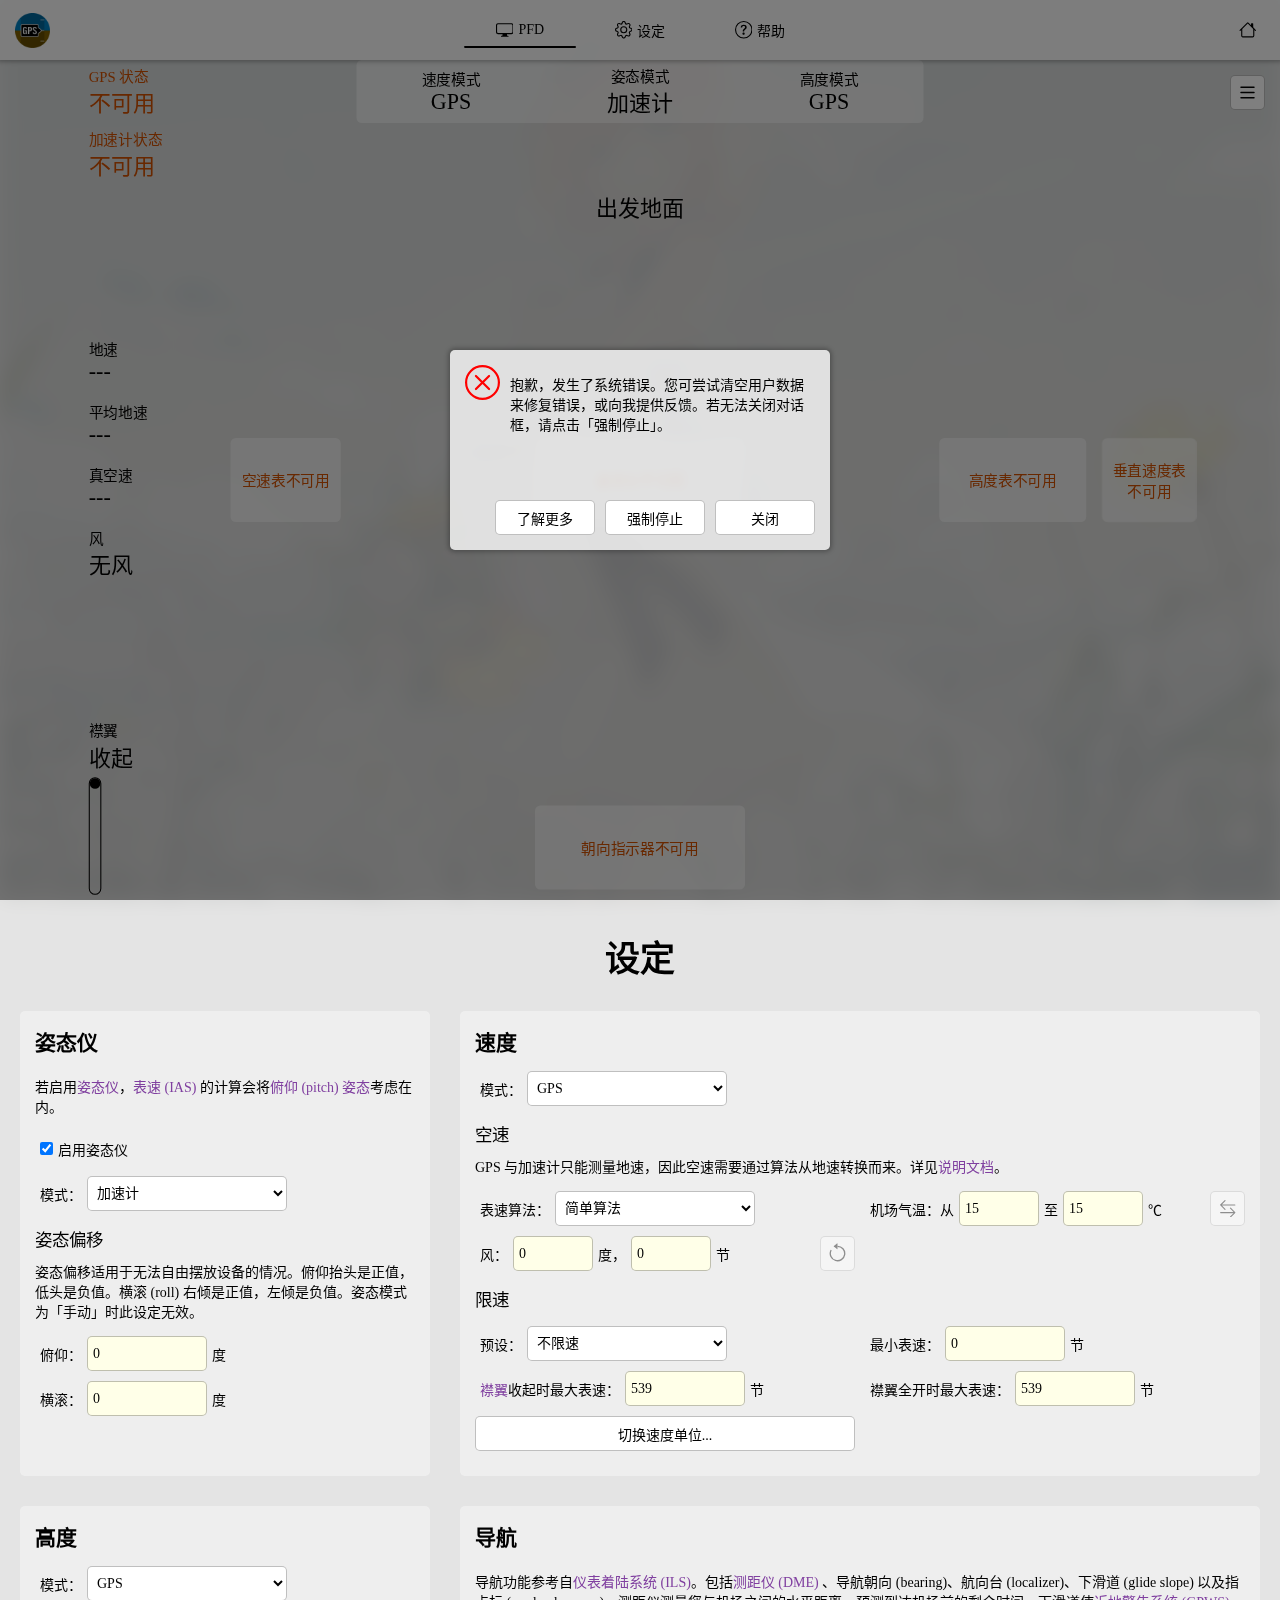
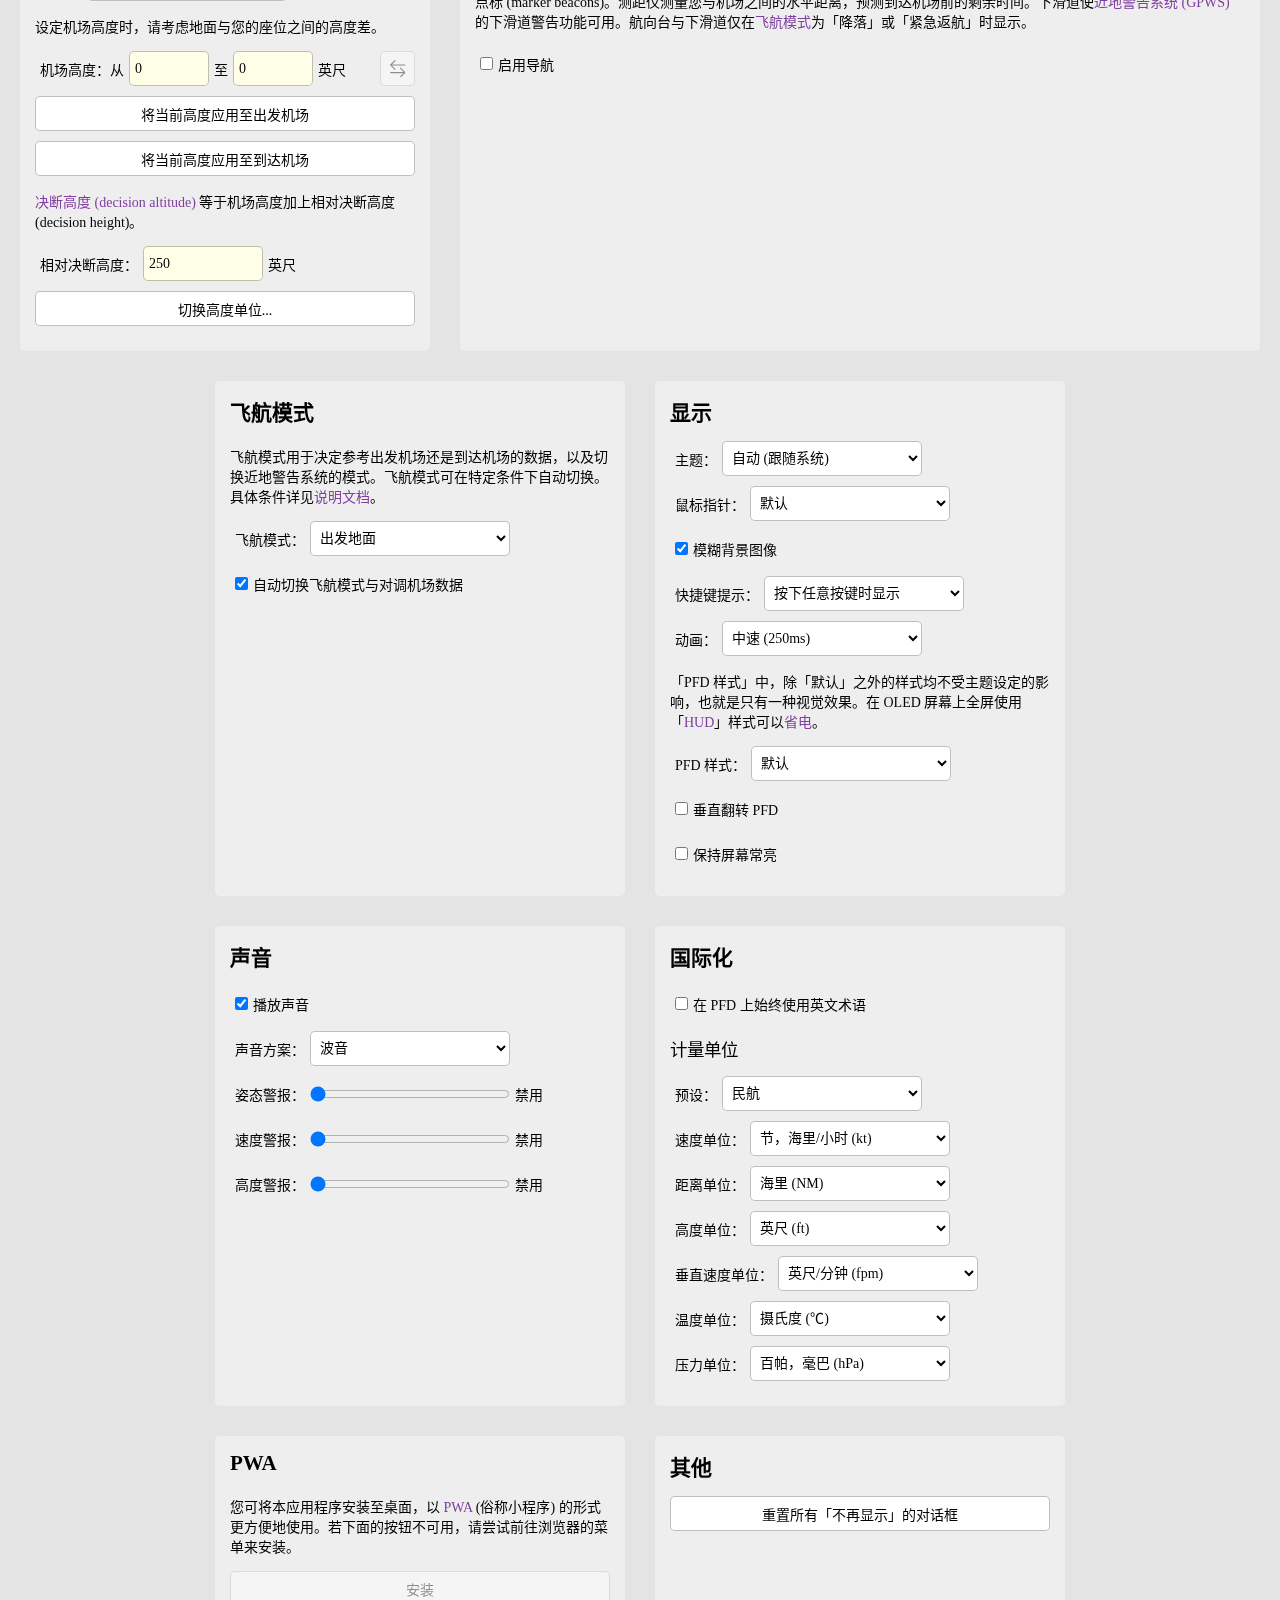
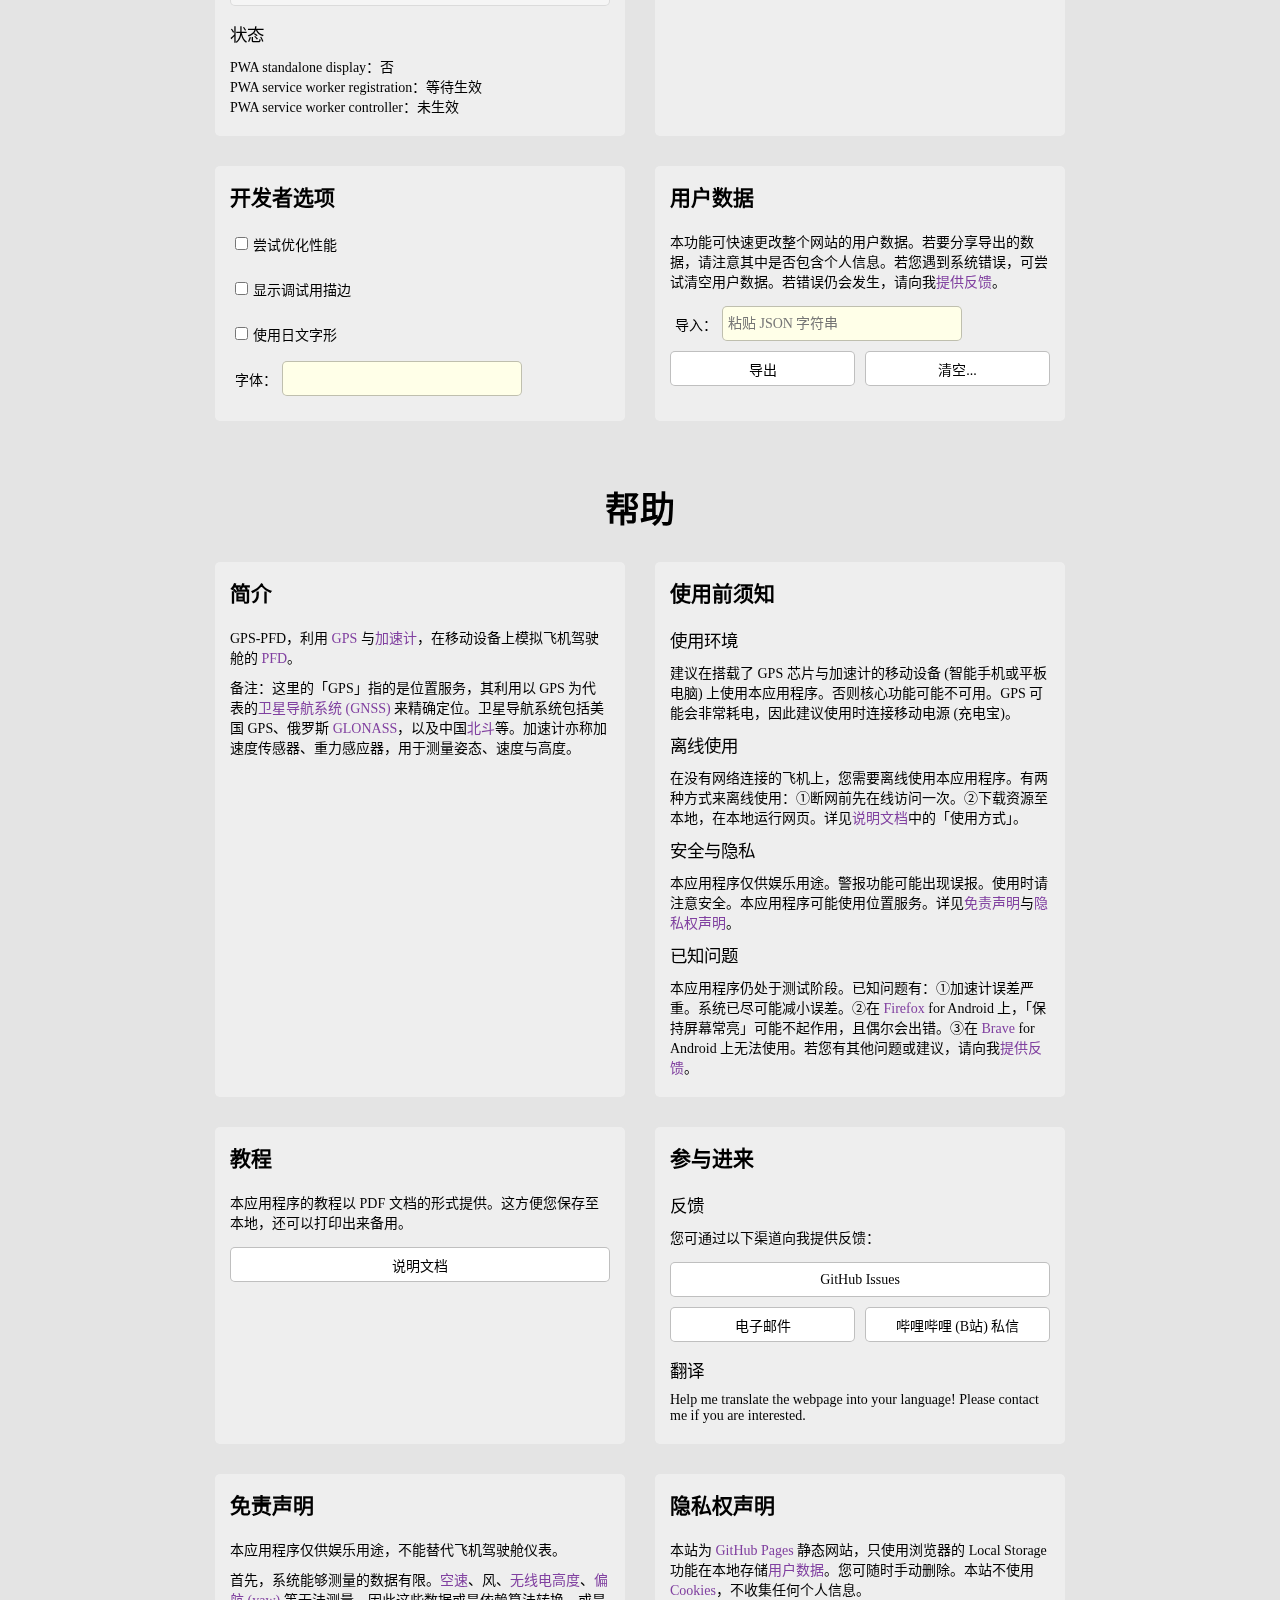
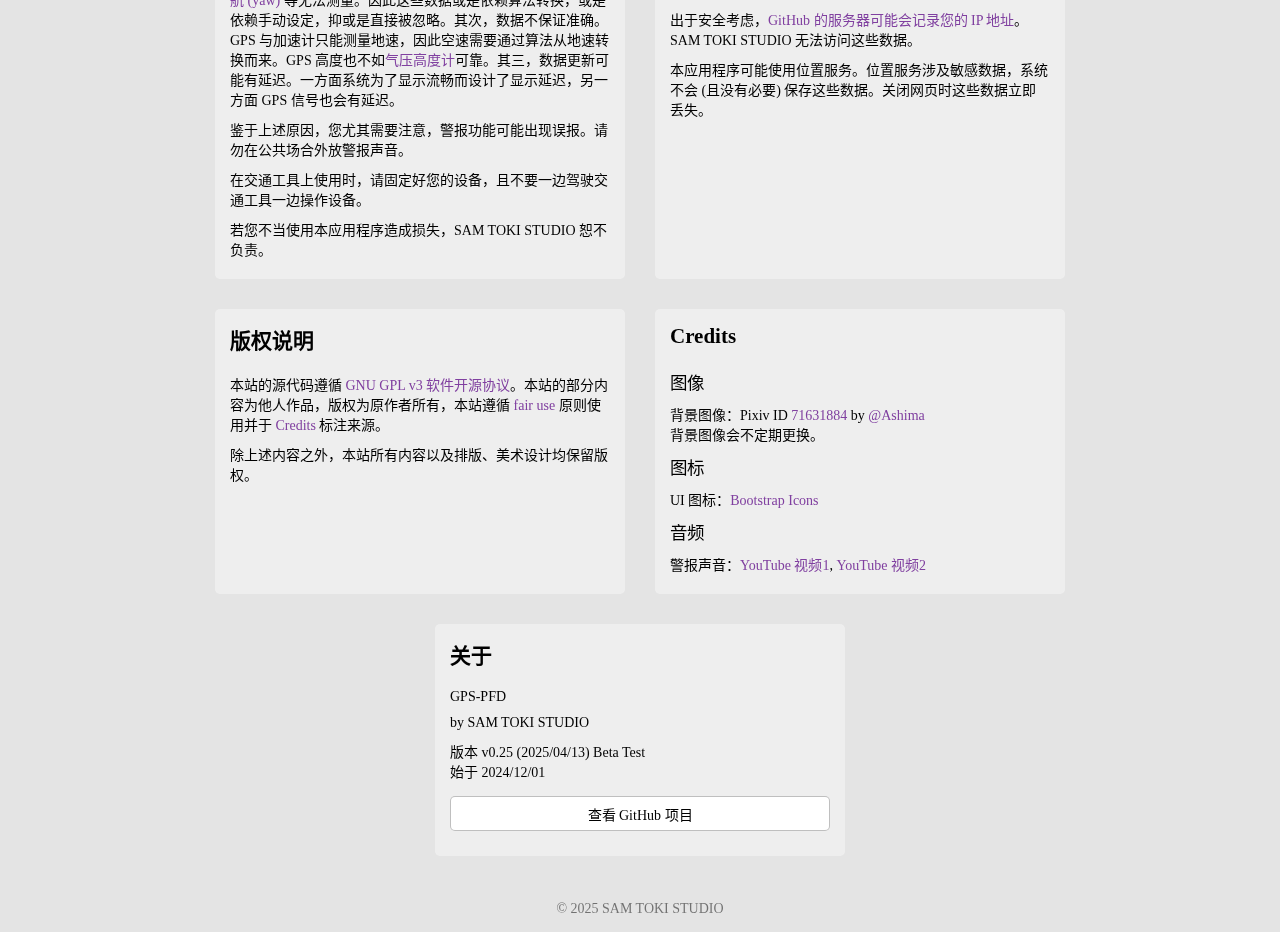
<file: GPS-PFD/index.html>
<!DOCTYPE html>

<!-- For SamToki.github.io/GPS-PFD -->
<!-- Released under GNU GPL v3 open source license. -->
<!-- © 2025 SAM TOKI STUDIO -->

<html id="Html" lang="zh-CN">
	<head>
		<meta charset="UTF-8" />
		<link rel="icon" type="image/png" href="images/Icon_Small.png" />
		<title>GPS-PFD</title>
		<meta name="author" content="SAM TOKI STUDIO" />
		<meta name="version" content="v0.25 (2025/04/13) Beta Test. Since 2024/12/01." />
		<meta name="description" content="利用 GPS 与加速计，在移动设备上模拟飞机驾驶舱的 PFD。" />
		<meta name="copyright" content="© 2025 SAM TOKI STUDIO" />

		<meta name="theme-color" media="(prefers-color-scheme: light)" content="#FFFFFF">
		<meta name="theme-color" media="(prefers-color-scheme: dark)" content="#303030">
		<meta name="viewport" content="width=device-width, initial-scale=1, interactive-widget=resizes-content" />
		<link rel="stylesheet" href="../styles/common.css" />
		<link id="ThemeVariant_Common" rel="stylesheet" href="../styles/common_Dark.css" media="(prefers-color-scheme: dark)" />
		<link id="ThemeVariant_Common_HighContrast" rel="stylesheet" href="../styles/common_HighContrast.css" media="(prefers-contrast: more)" />
		<link rel="stylesheet" href="styles/style.css" />
		<link id="ThemeVariant_Style" rel="stylesheet" href="styles/style_Dark.css" media="(prefers-color-scheme: dark)" />
		<link id="ThemeVariant_Style_HighContrast" rel="stylesheet" href="styles/style_HighContrast.css" media="(prefers-contrast: more)" />
		<!-- <link rel="stylesheet" href="styles/style_PFD???.css" /> -->
		<script defer src="../scripts/common.js"></script>
		<script defer src="../scripts/common_UserDataRepairer.js"></script>
		<script defer src="scripts/script.js"></script>

		<link rel="manifest" href="manifests/manifest.json">
	</head>

	<body>
		<div class="Blur" id="BgImage"></div>

		<header id="Topbar">
			<ul class="CtrlGroup">
				<li class="Ctrl" id="Ctrl_Title">
					<a class="Button" href="https://SamToki.github.io/GPS-PFD" title="GPS-PFD" aria-label="GPS-PFD">
						<img src="images/Icon.png" alt="网页图标" />
					</a>
				</li>
				<li class="Ctrl" id="Ctrl_Nav">
					<button class="Button HiddenHorizontally" id="Button_Nav" inert="true" onclick="Show('DropctrlGroup_Nav')" title="导航菜单" aria-label="导航菜单">
						<svg class="Icon Larger" viewBox="0 0 16 16" aria-hidden="true">
							<path d="M2.5 12a.5.5 0 0 1 .5-.5h10a.5.5 0 0 1 0 1H3a.5.5 0 0 1-.5-.5m0-4a.5.5 0 0 1 .5-.5h10a.5.5 0 0 1 0 1H3a.5.5 0 0 1-.5-.5m0-4a.5.5 0 0 1 .5-.5h10a.5.5 0 0 1 0 1H3a.5.5 0 0 1-.5-.5"/>
						</svg>
					</button>
					<nav>
						<ul class="DropctrlGroup HiddenInMobileLayout" id="DropctrlGroup_Nav">
							<li class="Dropctrl Nav" id="Nav_PFD">
								<a class="Button" href="#PFD">
									<svg class="Icon" viewBox="0 0 16 16" aria-hidden="true">
										<path d="M0 4s0-2 2-2h12s2 0 2 2v6s0 2-2 2h-4q0 1 .25 1.5H11a.5.5 0 0 1 0 1H5a.5.5 0 0 1 0-1h.75Q6 13 6 12H2s-2 0-2-2zm1.398-.855a.76.76 0 0 0-.254.302A1.5 1.5 0 0 0 1 4.01V10c0 .325.078.502.145.602q.105.156.302.254a1.5 1.5 0 0 0 .538.143L2.01 11H14c.325 0 .502-.078.602-.145a.76.76 0 0 0 .254-.302 1.5 1.5 0 0 0 .143-.538L15 9.99V4c0-.325-.078-.502-.145-.602a.76.76 0 0 0-.302-.254A1.5 1.5 0 0 0 13.99 3H2c-.325 0-.502.078-.602.145"/>
									</svg>
									<span class="LabelAfterIcon">PFD</span>
								</a>
							</li>
							<li class="Dropctrl Nav" id="Nav_Settings">
								<a class="Button" href="#Settings">
									<svg class="Icon" viewBox="0 0 16 16" aria-hidden="true">
										<path d="M8 4.754a3.246 3.246 0 1 0 0 6.492 3.246 3.246 0 0 0 0-6.492M5.754 8a2.246 2.246 0 1 1 4.492 0 2.246 2.246 0 0 1-4.492 0"/>
										<path d="M9.796 1.343c-.527-1.79-3.065-1.79-3.592 0l-.094.319a.873.873 0 0 1-1.255.52l-.292-.16c-1.64-.892-3.433.902-2.54 2.541l.159.292a.873.873 0 0 1-.52 1.255l-.319.094c-1.79.527-1.79 3.065 0 3.592l.319.094a.873.873 0 0 1 .52 1.255l-.16.292c-.892 1.64.901 3.434 2.541 2.54l.292-.159a.873.873 0 0 1 1.255.52l.094.319c.527 1.79 3.065 1.79 3.592 0l.094-.319a.873.873 0 0 1 1.255-.52l.292.16c1.64.893 3.434-.902 2.54-2.541l-.159-.292a.873.873 0 0 1 .52-1.255l.319-.094c1.79-.527 1.79-3.065 0-3.592l-.319-.094a.873.873 0 0 1-.52-1.255l.16-.292c.893-1.64-.902-3.433-2.541-2.54l-.292.159a.873.873 0 0 1-1.255-.52zm-2.633.283c.246-.835 1.428-.835 1.674 0l.094.319a1.873 1.873 0 0 0 2.693 1.115l.291-.16c.764-.415 1.6.42 1.184 1.185l-.159.292a1.873 1.873 0 0 0 1.116 2.692l.318.094c.835.246.835 1.428 0 1.674l-.319.094a1.873 1.873 0 0 0-1.115 2.693l.16.291c.415.764-.42 1.6-1.185 1.184l-.291-.159a1.873 1.873 0 0 0-2.693 1.116l-.094.318c-.246.835-1.428.835-1.674 0l-.094-.319a1.873 1.873 0 0 0-2.692-1.115l-.292.16c-.764.415-1.6-.42-1.184-1.185l.159-.291A1.873 1.873 0 0 0 1.945 8.93l-.319-.094c-.835-.246-.835-1.428 0-1.674l.319-.094A1.873 1.873 0 0 0 3.06 4.377l-.16-.292c-.415-.764.42-1.6 1.185-1.184l.292.159a1.873 1.873 0 0 0 2.692-1.115z"/>
									</svg>
									<span class="LabelAfterIcon">设定</span>
								</a>
							</li>
							<li class="Dropctrl Nav" id="Nav_Help">
								<a class="Button" href="#Help">
									<svg class="Icon" viewBox="0 0 16 16" aria-hidden="true">
										<path d="M8 15A7 7 0 1 1 8 1a7 7 0 0 1 0 14m0 1A8 8 0 1 0 8 0a8 8 0 0 0 0 16"/>
										<path d="M5.255 5.786a.237.237 0 0 0 .241.247h.825c.138 0 .248-.113.266-.25.09-.656.54-1.134 1.342-1.134.686 0 1.314.343 1.314 1.168 0 .635-.374.927-.965 1.371-.673.489-1.206 1.06-1.168 1.987l.003.217a.25.25 0 0 0 .25.246h.811a.25.25 0 0 0 .25-.25v-.105c0-.718.273-.927 1.01-1.486.609-.463 1.244-.977 1.244-2.056 0-1.511-1.276-2.241-2.673-2.241-1.267 0-2.655.59-2.75 2.286m1.557 5.763c0 .533.425.927 1.01.927.609 0 1.028-.394 1.028-.927 0-.552-.42-.94-1.029-.94-.584 0-1.009.388-1.009.94"/>
									</svg>
									<span class="LabelAfterIcon">帮助</span>
								</a>
							</li>
							<li class="Ctrl" id="Ctrl_NavUnderline" inert="true"></li>
						</ul>
					</nav>
				</li>
				<li class="Ctrl" id="Ctrl_HomePage">
					<a class="Button" href=".." title="主页" aria-label="主页">
						<svg class="Icon" viewBox="0 0 16 16" aria-hidden="true">
							<path d="M8.707 1.5a1 1 0 0 0-1.414 0L.646 8.146a.5.5 0 0 0 .708.708L2 8.207V13.5A1.5 1.5 0 0 0 3.5 15h9a1.5 1.5 0 0 0 1.5-1.5V8.207l.646.647a.5.5 0 0 0 .708-.708L13 5.793V2.5a.5.5 0 0 0-.5-.5h-1a.5.5 0 0 0-.5.5v1.293zM13 7.207V13.5a.5.5 0 0 1-.5.5h-9a.5.5 0 0 1-.5-.5V7.207l5-5z"/>
						</svg>
					</a>
				</li>
			</ul>
		</header>

		<main id="Main">
			<section class="PFDStyleIsDefault" id="PFD">
				<h1 class="SectionTitle Hidden" inert="true">PFD</h1>
				<div class="Viewport" id="PFDViewport">
					<div class="Ctnr PFDPanel" id="Ctnr_PFDDefaultPanel">
						<div class="Ctnr" id="Ctnr_PFDDefaultPanelAttitude">
							<ul class="CtrlGroup">
								<li class="Ctrl Box StatusBox Faded" id="Ctrl_PFDDefaultPanelAttitudeStatus" inert="true">
									<span id="Label_PFDDefaultPanelAttitudeStatus">姿态仪状态</span>
								</li>
								<li class="Ctrl" id="Ctrl_PFDDefaultPanelAttitudeBg">
									<div id="PFDDefaultPanelAttitudeSky"></div>
									<div id="PFDDefaultPanelAttitudeTerrain"></div>
								</li>
								<li class="Ctrl" id="Ctrl_PFDDefaultPanelAttitudePitch" title="姿态仪" aria-label="姿态仪">
									<ul class="CtrlGroup" id="CtrlGroup_PFDDefaultPanelAttitudePitch">
										<li class="Ctrl"><span class="LargerText">90</span><div class="AttitudeScale1"></div><span class="LargerText">90</span></li>
										<li class="Ctrl"><div class="AttitudeScale4"></div></li>
										<li class="Ctrl"><div class="AttitudeScale2"></div></li>
										<li class="Ctrl"><div class="AttitudeScale4"></div></li>
										<li class="Ctrl"><span class="LargerText">80</span><div class="AttitudeScale1"></div><span class="LargerText">80</span></li>
										<li class="Ctrl"><div class="AttitudeScale4"></div></li>
										<li class="Ctrl"><div class="AttitudeScale2"></div></li>
										<li class="Ctrl"><div class="AttitudeScale4"></div></li>
										<li class="Ctrl"><span class="LargerText">70</span><div class="AttitudeScale1"></div><span class="LargerText">70</span></li>
										<li class="Ctrl"><div class="AttitudeScale4"></div></li>
										<li class="Ctrl"><div class="AttitudeScale2"></div></li>
										<li class="Ctrl"><div class="AttitudeScale4"></div></li>
										<li class="Ctrl"><span class="LargerText">60</span><div class="AttitudeScale1"></div><span class="LargerText">60</span></li>
										<li class="Ctrl"><div class="AttitudeScale4"></div></li>
										<li class="Ctrl"><div class="AttitudeScale2"></div></li>
										<li class="Ctrl"><div class="AttitudeScale4"></div></li>
										<li class="Ctrl"><span class="LargerText">50</span><div class="AttitudeScale1"></div><span class="LargerText">50</span></li>
										<li class="Ctrl"><div class="AttitudeScale4"></div></li>
										<li class="Ctrl"><div class="AttitudeScale2"></div></li>
										<li class="Ctrl"><div class="AttitudeScale4"></div></li>
										<li class="Ctrl"><span class="LargerText">40</span><div class="AttitudeScale1"></div><span class="LargerText">40</span></li>
										<li class="Ctrl"><div class="AttitudeScale4"></div></li>
										<li class="Ctrl"><div class="AttitudeScale2"></div></li>
										<li class="Ctrl"><div class="AttitudeScale4"></div></li>
										<li class="Ctrl"><span class="LargerText">30</span><div class="AttitudeScale1"></div><span class="LargerText">30</span></li>
										<li class="Ctrl"><div class="AttitudeScale4"></div></li>
										<li class="Ctrl"><div class="AttitudeScale2"></div></li>
										<li class="Ctrl"><div class="AttitudeScale4"></div></li>
										<li class="Ctrl"><span class="LargerText">20</span><div class="AttitudeScale1"></div><span class="LargerText">20</span></li>
										<li class="Ctrl"><div class="AttitudeScale4"></div></li>
										<li class="Ctrl"><div class="AttitudeScale2"></div></li>
										<li class="Ctrl"><div class="AttitudeScale4"></div></li>
										<li class="Ctrl"><span class="LargerText">10</span><div class="AttitudeScale1"></div><span class="LargerText">10</span></li>
										<li class="Ctrl"><div class="AttitudeScale4"></div></li>
										<li class="Ctrl"><div class="AttitudeScale2"></div></li>
										<li class="Ctrl"><div class="AttitudeScale4"></div></li>
										<li class="Ctrl"><div class="AttitudeScale0"></div></li>
										<li class="Ctrl"><div class="AttitudeScale4"></div></li>
										<li class="Ctrl"><div class="AttitudeScale2"></div></li>
										<li class="Ctrl"><div class="AttitudeScale4"></div></li>
										<li class="Ctrl"><span class="LargerText">10</span><div class="AttitudeScale1"></div><span class="LargerText">10</span></li>
										<li class="Ctrl"><div class="AttitudeScale4"></div></li>
										<li class="Ctrl"><div class="AttitudeScale2"></div></li>
										<li class="Ctrl"><div class="AttitudeScale4"></div></li>
										<li class="Ctrl"><span class="LargerText">20</span><div class="AttitudeScale1"></div><span class="LargerText">20</span></li>
										<li class="Ctrl"><div class="AttitudeScale4"></div></li>
										<li class="Ctrl"><div class="AttitudeScale2"></div></li>
										<li class="Ctrl"><div class="AttitudeScale4"></div></li>
										<li class="Ctrl"><span class="LargerText">30</span><div class="AttitudeScale1"></div><span class="LargerText">30</span></li>
										<li class="Ctrl"><div class="AttitudeScale4"></div></li>
										<li class="Ctrl"><div class="AttitudeScale2"></div></li>
										<li class="Ctrl"><div class="AttitudeScale4"></div></li>
										<li class="Ctrl"><span class="LargerText">40</span><div class="AttitudeScale1"></div><span class="LargerText">40</span></li>
										<li class="Ctrl"><div class="AttitudeScale4"></div></li>
										<li class="Ctrl"><div class="AttitudeScale2"></div></li>
										<li class="Ctrl"><div class="AttitudeScale4"></div></li>
										<li class="Ctrl"><span class="LargerText">50</span><div class="AttitudeScale1"></div><span class="LargerText">50</span></li>
										<li class="Ctrl"><div class="AttitudeScale4"></div></li>
										<li class="Ctrl"><div class="AttitudeScale2"></div></li>
										<li class="Ctrl"><div class="AttitudeScale4"></div></li>
										<li class="Ctrl"><span class="LargerText">60</span><div class="AttitudeScale1"></div><span class="LargerText">60</span></li>
										<li class="Ctrl"><div class="AttitudeScale4"></div></li>
										<li class="Ctrl"><div class="AttitudeScale2"></div></li>
										<li class="Ctrl"><div class="AttitudeScale4"></div></li>
										<li class="Ctrl"><span class="LargerText">70</span><div class="AttitudeScale1"></div><span class="LargerText">70</span></li>
										<li class="Ctrl"><div class="AttitudeScale4"></div></li>
										<li class="Ctrl"><div class="AttitudeScale2"></div></li>
										<li class="Ctrl"><div class="AttitudeScale4"></div></li>
										<li class="Ctrl"><span class="LargerText">80</span><div class="AttitudeScale1"></div><span class="LargerText">80</span></li>
										<li class="Ctrl"><div class="AttitudeScale4"></div></li>
										<li class="Ctrl"><div class="AttitudeScale2"></div></li>
										<li class="Ctrl"><div class="AttitudeScale4"></div></li>
										<li class="Ctrl"><span class="LargerText">90</span><div class="AttitudeScale1"></div><span class="LargerText">90</span></li>
									</ul>
								</li>
								<li class="Ctrl" id="Ctrl_PFDDefaultPanelAttitudeRoll">
									<ul class="CtrlGroup" id="CtrlGroup_PFDDefaultPanelAttitudeRollScale">
										<li class="Ctrl" style="transform: rotate(-60deg);"><div class="AttitudeScale1"></div></li>
										<li class="Ctrl" style="transform: rotate(-45deg);"><div class="AttitudeScale2"></div></li>
										<li class="Ctrl" style="transform: rotate(-30deg);"><div class="AttitudeScale1"></div></li>
										<li class="Ctrl" style="transform: rotate(-20deg);"><div class="AttitudeScale2"></div></li>
										<li class="Ctrl" style="transform: rotate(-10deg);"><div class="AttitudeScale2"></div></li>
										<li class="Ctrl"><div class="AttitudeScale0"></div></li>
										<li class="Ctrl" style="transform: rotate(10deg);"><div class="AttitudeScale2"></div></li>
										<li class="Ctrl" style="transform: rotate(20deg);"><div class="AttitudeScale2"></div></li>
										<li class="Ctrl" style="transform: rotate(30deg);"><div class="AttitudeScale1"></div></li>
										<li class="Ctrl" style="transform: rotate(45deg);"><div class="AttitudeScale2"></div></li>
										<li class="Ctrl" style="transform: rotate(60deg);"><div class="AttitudeScale1"></div></li>
									</ul>
									<svg class="Progring" id="Progring_PFDDefaultPanelAttitudeRoll" viewBox="0 0 422 422" aria-hidden="true">
										<circle class="ProgringFg" id="ProgringFg_PFDDefaultPanelAttitudeRoll" cx="211" cy="211" r="210" />
									</svg>
									<div id="PFDDefaultPanelAttitudeRollPointer" title="横滚指针" aria-label="横滚指针"></div>
								</li>
								<li class="Ctrl" id="Ctrl_PFDDefaultPanelAttitudeAircraftSymbol" title="姿态仪" aria-label="姿态仪">
									<ul class="CtrlGroup">
										<li class="Ctrl" id="Ctrl_PFDDefaultPanelAttitudeAircraftSymbolLeft1"></li>
										<li class="Ctrl" id="Ctrl_PFDDefaultPanelAttitudeAircraftSymbolLeft2"></li>
										<li class="Ctrl" id="Ctrl_PFDDefaultPanelAttitudeAircraftSymbolCenter"></li>
										<li class="Ctrl" id="Ctrl_PFDDefaultPanelAttitudeAircraftSymbolRight1"></li>
										<li class="Ctrl" id="Ctrl_PFDDefaultPanelAttitudeAircraftSymbolRight2"></li>
									</ul>
								</li>
							</ul>
						</div>
						<div class="Ctnr" id="Ctnr_PFDDefaultPanelInfoBar">
							<ul class="CtrlGroup" id="CtrlGroup_PFDDefaultPanelStatus">
								<li class="Ctrl">
									<span class="InfoBarTitle" id="Label_PFDDefaultPanelGPSStatusTitle">GPS 状态</span>
									<span class="InfoBarValue" id="Label_PFDDefaultPanelGPSStatusValue">未知</span>
								</li>
								<li class="Ctrl" id="Ctrl_PFDDefaultPanelAccelStatus">
									<span class="InfoBarTitle" id="Label_PFDDefaultPanelAccelStatusTitle">加速计状态</span>
									<span class="InfoBarValue" id="Label_PFDDefaultPanelAccelStatusValue">未知</span>
								</li>
							</ul>
							<ul class="CtrlGroup" id="CtrlGroup_PFDDefaultPanelAdditionalSpeeds">
								<li class="Ctrl">
									<span class="InfoBarTitle" id="Label_PFDDefaultPanelGSTitle">地速</span>
									<span class="InfoBarValue" id="Label_PFDDefaultPanelGSValue">未知</span>
								</li>
								<li class="Ctrl">
									<span class="InfoBarTitle" id="Label_PFDDefaultPanelAvgGSTitle">平均地速</span>
									<span class="InfoBarValue" id="Label_PFDDefaultPanelAvgGSValue">未知</span>
								</li>
								<li class="Ctrl">
									<span class="InfoBarTitle" id="Label_PFDDefaultPanelTASTitle">真空速</span>
									<span class="InfoBarValue" id="Label_PFDDefaultPanelTASValue">未知</span>
								</li>
								<li class="Ctrl" id="Ctrl_PFDDefaultPanelWind">
									<span class="InfoBarTitle" id="Label_PFDDefaultPanelWindTitle">风</span>
									<span class="InfoBarValue" id="Label_PFDDefaultPanelWindValue">未知</span>
									<div class="Faded" id="PFDDefaultPanelWindDirection" inert="true" title="风向 (相对于您的朝向)" aria-label="风向 (相对于您的朝向)">
										<div class="Needle" id="Needle_PFDDefaultPanelWindDirection">
											<div class="NeedleFg"></div>
											<div class="NeedleArrow"></div>
										</div>
									</div>
								</li>
							</ul>
							<ul class="CtrlGroup" id="CtrlGroup_PFDDefaultPanelFlapStatus">
								<li class="Ctrl">
									<span class="InfoBarTitle" id="Label_PFDDefaultPanelFlapsTitle">襟翼</span>
									<span class="InfoBarValue" id="Label_PFDDefaultPanelFlapsValue">未知</span>
									<div class="Progbar" title="襟翼指示器" aria-label="襟翼指示器">
										<div class="ProgbarFg Vertical" id="ProgbarFg_PFDDefaultPanelFlaps"></div>
									</div>
								</li>
							</ul>
						</div>
						<div class="Ctnr" id="Ctnr_PFDDefaultPanelFMA1">
							<ul class="CtrlGroup">
								<li class="Ctrl">
									<span class="FMATitle" id="Label_PFDDefaultPanelSpeedModeTitle">速度模式</span>
									<span class="FMAValue" id="Label_PFDDefaultPanelSpeedModeValue">未知</span>
								</li>
								<li class="Ctrl" id="Ctrl_PFDDefaultPanelAttitudeMode">
									<span class="FMATitle" id="Label_PFDDefaultPanelAttitudeModeTitle">姿态模式</span>
									<span class="FMAValue" id="Label_PFDDefaultPanelAttitudeModeValue">未知</span>
								</li>
								<li class="Ctrl">
									<span class="FMATitle" id="Label_PFDDefaultPanelAltitudeModeTitle">高度模式</span>
									<span class="FMAValue" id="Label_PFDDefaultPanelAltitudeModeValue">未知</span>
								</li>
							</ul>
						</div>
						<div class="Ctnr" id="Ctnr_PFDDefaultPanelFMA2">
							<span id="Label_PFDDefaultPanelFlightMode" title="飞航模式" aria-label="飞航模式">飞航模式</span>
						</div>
						<div class="Ctnr" id="Ctnr_PFDDefaultPanelSpeed">
							<ul class="CtrlGroup">
								<li class="Ctrl Box StatusBox Faded" id="Ctrl_PFDDefaultPanelSpeedStatus" inert="true">
									<span id="Label_PFDDefaultPanelSpeedStatus">空速表状态</span>
								</li>
								<li class="Ctrl Tape" id="Ctrl_PFDDefaultPanelSpeedTape" title="空速表" aria-label="空速表">
									<ul class="CtrlGroup" id="CtrlGroup_PFDDefaultPanelSpeedTape">
										<li class="Ctrl"><div class="TapeScale"></div><span class="TapeNumber">1000</span></li>
										<li class="Ctrl"><div class="TapeScale"></div></li>
										<li class="Ctrl"><div class="TapeScale"></div><span class="TapeNumber">980</span></li>
										<li class="Ctrl"><div class="TapeScale"></div></li>
										<li class="Ctrl"><div class="TapeScale"></div><span class="TapeNumber">960</span></li>
										<li class="Ctrl"><div class="TapeScale"></div></li>
										<li class="Ctrl"><div class="TapeScale"></div><span class="TapeNumber">940</span></li>
										<li class="Ctrl"><div class="TapeScale"></div></li>
										<li class="Ctrl"><div class="TapeScale"></div><span class="TapeNumber">920</span></li>
										<li class="Ctrl"><div class="TapeScale"></div></li>
										<li class="Ctrl"><div class="TapeScale"></div><span class="TapeNumber">900</span></li>
										<li class="Ctrl"><div class="TapeScale"></div></li>
										<li class="Ctrl"><div class="TapeScale"></div><span class="TapeNumber">880</span></li>
										<li class="Ctrl"><div class="TapeScale"></div></li>
										<li class="Ctrl"><div class="TapeScale"></div><span class="TapeNumber">860</span></li>
										<li class="Ctrl"><div class="TapeScale"></div></li>
										<li class="Ctrl"><div class="TapeScale"></div><span class="TapeNumber">840</span></li>
										<li class="Ctrl"><div class="TapeScale"></div></li>
										<li class="Ctrl"><div class="TapeScale"></div><span class="TapeNumber">820</span></li>
										<li class="Ctrl"><div class="TapeScale"></div></li>
										<li class="Ctrl"><div class="TapeScale"></div><span class="TapeNumber">800</span></li>
										<li class="Ctrl"><div class="TapeScale"></div></li>
										<li class="Ctrl"><div class="TapeScale"></div><span class="TapeNumber">780</span></li>
										<li class="Ctrl"><div class="TapeScale"></div></li>
										<li class="Ctrl"><div class="TapeScale"></div><span class="TapeNumber">760</span></li>
										<li class="Ctrl"><div class="TapeScale"></div></li>
										<li class="Ctrl"><div class="TapeScale"></div><span class="TapeNumber">740</span></li>
										<li class="Ctrl"><div class="TapeScale"></div></li>
										<li class="Ctrl"><div class="TapeScale"></div><span class="TapeNumber">720</span></li>
										<li class="Ctrl"><div class="TapeScale"></div></li>
										<li class="Ctrl"><div class="TapeScale"></div><span class="TapeNumber">700</span></li>
										<li class="Ctrl"><div class="TapeScale"></div></li>
										<li class="Ctrl"><div class="TapeScale"></div><span class="TapeNumber">680</span></li>
										<li class="Ctrl"><div class="TapeScale"></div></li>
										<li class="Ctrl"><div class="TapeScale"></div><span class="TapeNumber">660</span></li>
										<li class="Ctrl"><div class="TapeScale"></div></li>
										<li class="Ctrl"><div class="TapeScale"></div><span class="TapeNumber">640</span></li>
										<li class="Ctrl"><div class="TapeScale"></div></li>
										<li class="Ctrl"><div class="TapeScale"></div><span class="TapeNumber">620</span></li>
										<li class="Ctrl"><div class="TapeScale"></div></li>
										<li class="Ctrl"><div class="TapeScale"></div><span class="TapeNumber">600</span></li>
										<li class="Ctrl"><div class="TapeScale"></div></li>
										<li class="Ctrl"><div class="TapeScale"></div><span class="TapeNumber">580</span></li>
										<li class="Ctrl"><div class="TapeScale"></div></li>
										<li class="Ctrl"><div class="TapeScale"></div><span class="TapeNumber">560</span></li>
										<li class="Ctrl"><div class="TapeScale"></div></li>
										<li class="Ctrl"><div class="TapeScale"></div><span class="TapeNumber">540</span></li>
										<li class="Ctrl"><div class="TapeScale"></div></li>
										<li class="Ctrl"><div class="TapeScale"></div><span class="TapeNumber">520</span></li>
										<li class="Ctrl"><div class="TapeScale"></div></li>
										<li class="Ctrl"><div class="TapeScale"></div><span class="TapeNumber">500</span></li>
										<li class="Ctrl"><div class="TapeScale"></div></li>
										<li class="Ctrl"><div class="TapeScale"></div><span class="TapeNumber">480</span></li>
										<li class="Ctrl"><div class="TapeScale"></div></li>
										<li class="Ctrl"><div class="TapeScale"></div><span class="TapeNumber">460</span></li>
										<li class="Ctrl"><div class="TapeScale"></div></li>
										<li class="Ctrl"><div class="TapeScale"></div><span class="TapeNumber">440</span></li>
										<li class="Ctrl"><div class="TapeScale"></div></li>
										<li class="Ctrl"><div class="TapeScale"></div><span class="TapeNumber">420</span></li>
										<li class="Ctrl"><div class="TapeScale"></div></li>
										<li class="Ctrl"><div class="TapeScale"></div><span class="TapeNumber">400</span></li>
										<li class="Ctrl"><div class="TapeScale"></div></li>
										<li class="Ctrl"><div class="TapeScale"></div><span class="TapeNumber">380</span></li>
										<li class="Ctrl"><div class="TapeScale"></div></li>
										<li class="Ctrl"><div class="TapeScale"></div><span class="TapeNumber">360</span></li>
										<li class="Ctrl"><div class="TapeScale"></div></li>
										<li class="Ctrl"><div class="TapeScale"></div><span class="TapeNumber">340</span></li>
										<li class="Ctrl"><div class="TapeScale"></div></li>
										<li class="Ctrl"><div class="TapeScale"></div><span class="TapeNumber">320</span></li>
										<li class="Ctrl"><div class="TapeScale"></div></li>
										<li class="Ctrl"><div class="TapeScale"></div><span class="TapeNumber">300</span></li>
										<li class="Ctrl"><div class="TapeScale"></div></li>
										<li class="Ctrl"><div class="TapeScale"></div><span class="TapeNumber">280</span></li>
										<li class="Ctrl"><div class="TapeScale"></div></li>
										<li class="Ctrl"><div class="TapeScale"></div><span class="TapeNumber">260</span></li>
										<li class="Ctrl"><div class="TapeScale"></div></li>
										<li class="Ctrl"><div class="TapeScale"></div><span class="TapeNumber">240</span></li>
										<li class="Ctrl"><div class="TapeScale"></div></li>
										<li class="Ctrl"><div class="TapeScale"></div><span class="TapeNumber">220</span></li>
										<li class="Ctrl"><div class="TapeScale"></div></li>
										<li class="Ctrl"><div class="TapeScale"></div><span class="TapeNumber">200</span></li>
										<li class="Ctrl"><div class="TapeScale"></div></li>
										<li class="Ctrl"><div class="TapeScale"></div><span class="TapeNumber">180</span></li>
										<li class="Ctrl"><div class="TapeScale"></div></li>
										<li class="Ctrl"><div class="TapeScale"></div><span class="TapeNumber">160</span></li>
										<li class="Ctrl"><div class="TapeScale"></div></li>
										<li class="Ctrl"><div class="TapeScale"></div><span class="TapeNumber">140</span></li>
										<li class="Ctrl"><div class="TapeScale"></div></li>
										<li class="Ctrl"><div class="TapeScale"></div><span class="TapeNumber">120</span></li>
										<li class="Ctrl"><div class="TapeScale"></div></li>
										<li class="Ctrl"><div class="TapeScale"></div><span class="TapeNumber">100</span></li>
										<li class="Ctrl"><div class="TapeScale"></div></li>
										<li class="Ctrl"><div class="TapeScale"></div><span class="TapeNumber">80</span></li>
										<li class="Ctrl"><div class="TapeScale"></div></li>
										<li class="Ctrl"><div class="TapeScale"></div><span class="TapeNumber">60</span></li>
										<li class="Ctrl"><div class="TapeScale"></div></li>
										<li class="Ctrl"><div class="TapeScale"></div><span class="TapeNumber">40</span></li>
										<li class="Ctrl"><div class="TapeScale"></div></li>
										<li class="Ctrl"><div class="TapeScale"></div><span class="TapeNumber">20</span></li>
										<li class="Ctrl"><div class="TapeScale"></div></li>
										<li class="Ctrl"><div class="TapeScale"></div><span class="TapeNumber">0</span></li>
									</ul>
								</li>
								<li class="Ctrl" id="Ctrl_PFDDefaultPanelSpeedAdditionalIndicators">
									<div class="Needle Faded" id="Needle_PFDDefaultPanelSpeedTrend" inert="true">
										<div class="NeedleFg" title="速度趋势" aria-label="速度趋势"></div>
										<div class="NeedleArrow" title="速度趋势" aria-label="速度趋势"></div>
									</div>
									<ul class="CtrlGroup" id="CtrlGroup_PFDDefaultPanelOtherSpeeds">
										<li class="Ctrl" id="Ctrl_PFDDefaultPanelSpeedLimitMin" title="最低限速" aria-label="最低限速"></li>
										<li class="Ctrl" id="Ctrl_PFDDefaultPanelSpeedLimitMax" title="最高限速" aria-label="最高限速"></li>
										<li class="Ctrl" id="Ctrl_PFDDefaultPanelAvgIAS" title="平均表速" aria-label="平均表速"></li>
									</ul>
								</li>
								<li class="Ctrl" id="Ctrl_PFDDefaultPanelSpeedBalloon">
									<ul class="CtrlGroup">
										<li class="Ctrl Balloon" id="Ctrl_PFDDefaultPanelSpeedBalloonBalloon" title="当前表速" aria-label="当前表速">
											<ul class="CtrlGroup" id="CtrlGroup_PFDDefaultPanelSpeedBalloon">
												<li class="Ctrl Box">
													<div class="RollingDigit" id="RollingDigit_PFDDefaultPanelSpeed1">
														<span>9</span><span>8</span><span>7</span><span>6</span><span>5</span><span>4</span><span>3</span><span>2</span><span>1</span><span> </span>
													</div>
												</li>
												<li class="Ctrl Box">
													<div class="RollingDigit" id="RollingDigit_PFDDefaultPanelSpeed2">
														<span>0</span><span>9</span><span>8</span><span>7</span><span>6</span><span>5</span><span>4</span><span>3</span><span>2</span><span>1</span><span>0</span>
													</div>
												</li>
												<li class="Ctrl Box">
													<div class="RollingDigit" id="RollingDigit_PFDDefaultPanelSpeed3">
														<span>9</span><span>8</span><span>7</span>
														<span>1</span><span>0</span><span>9</span><span>8</span><span>7</span><span>6</span><span>5</span><span>4</span><span>3</span><span>2</span><span>1</span><span>0</span><span>9</span>
														<span>2</span><span>1</span><span>0</span>
													</div>
												</li>
											</ul>
										</li>
										<li class="Ctrl BalloonTail" title="当前表速" aria-label="当前表速"></li>
									</ul>
								</li>
								<li class="Ctrl Faded" id="Ctrl_PFDDefaultPanelSpeedMachNumber" inert="true">
									<span id="Label_PFDDefaultPanelSpeedMachNumber" title="当前表速 (马赫)" aria-label="当前表速 (马赫)">马赫数</span>
								</li>
							</ul>
						</div>
						<div class="Ctnr" id="Ctnr_PFDDefaultPanelAltitude">
							<ul class="CtrlGroup">
								<li class="Ctrl Box StatusBox Faded" id="Ctrl_PFDDefaultPanelAltitudeStatus" inert="true">
									<span id="Label_PFDDefaultPanelAltitudeStatus">高度表状态</span>
								</li>
								<li class="Ctrl Tape" id="Ctrl_PFDDefaultPanelAltitudeTape" title="高度表" aria-label="高度表">
									<ul class="CtrlGroup" id="CtrlGroup_PFDDefaultPanelAltitudeTape">
										<li class="Ctrl"><div class="TapeScale"></div><span class="TapeNumber">500<span class="SmallerText">00</span></span></li>
										<li class="Ctrl"><div class="TapeScale"></div></li>
										<li class="Ctrl"><div class="TapeScale"></div><span class="TapeNumber">498<span class="SmallerText">00</span></span></li>
										<li class="Ctrl"><div class="TapeScale"></div></li>
										<li class="Ctrl"><div class="TapeScale"></div><span class="TapeNumber">496<span class="SmallerText">00</span></span></li>
										<li class="Ctrl"><div class="TapeScale"></div></li>
										<li class="Ctrl"><div class="TapeScale"></div><span class="TapeNumber">494<span class="SmallerText">00</span></span></li>
										<li class="Ctrl"><div class="TapeScale"></div></li>
										<li class="Ctrl"><div class="TapeScale"></div><span class="TapeNumber">492<span class="SmallerText">00</span></span></li>
										<li class="Ctrl"><div class="TapeScale"></div></li>
										<li class="Ctrl"><div class="TapeScale"></div><span class="TapeNumber">490<span class="SmallerText">00</span></span></li>
										<li class="Ctrl"><div class="TapeScale"></div></li>
										<li class="Ctrl"><div class="TapeScale"></div><span class="TapeNumber">488<span class="SmallerText">00</span></span></li>
										<li class="Ctrl"><div class="TapeScale"></div></li>
										<li class="Ctrl"><div class="TapeScale"></div><span class="TapeNumber">486<span class="SmallerText">00</span></span></li>
										<li class="Ctrl"><div class="TapeScale"></div></li>
										<li class="Ctrl"><div class="TapeScale"></div><span class="TapeNumber">484<span class="SmallerText">00</span></span></li>
										<li class="Ctrl"><div class="TapeScale"></div></li>
										<li class="Ctrl"><div class="TapeScale"></div><span class="TapeNumber">482<span class="SmallerText">00</span></span></li>
										<li class="Ctrl"><div class="TapeScale"></div></li>
										<li class="Ctrl"><div class="TapeScale"></div><span class="TapeNumber">480<span class="SmallerText">00</span></span></li>
										<li class="Ctrl"><div class="TapeScale"></div></li>
										<li class="Ctrl"><div class="TapeScale"></div><span class="TapeNumber">478<span class="SmallerText">00</span></span></li>
										<li class="Ctrl"><div class="TapeScale"></div></li>
										<li class="Ctrl"><div class="TapeScale"></div><span class="TapeNumber">476<span class="SmallerText">00</span></span></li>
										<li class="Ctrl"><div class="TapeScale"></div></li>
										<li class="Ctrl"><div class="TapeScale"></div><span class="TapeNumber">474<span class="SmallerText">00</span></span></li>
										<li class="Ctrl"><div class="TapeScale"></div></li>
										<li class="Ctrl"><div class="TapeScale"></div><span class="TapeNumber">472<span class="SmallerText">00</span></span></li>
										<li class="Ctrl"><div class="TapeScale"></div></li>
										<li class="Ctrl"><div class="TapeScale"></div><span class="TapeNumber">470<span class="SmallerText">00</span></span></li>
										<li class="Ctrl"><div class="TapeScale"></div></li>
										<li class="Ctrl"><div class="TapeScale"></div><span class="TapeNumber">468<span class="SmallerText">00</span></span></li>
										<li class="Ctrl"><div class="TapeScale"></div></li>
										<li class="Ctrl"><div class="TapeScale"></div><span class="TapeNumber">466<span class="SmallerText">00</span></span></li>
										<li class="Ctrl"><div class="TapeScale"></div></li>
										<li class="Ctrl"><div class="TapeScale"></div><span class="TapeNumber">464<span class="SmallerText">00</span></span></li>
										<li class="Ctrl"><div class="TapeScale"></div></li>
										<li class="Ctrl"><div class="TapeScale"></div><span class="TapeNumber">462<span class="SmallerText">00</span></span></li>
										<li class="Ctrl"><div class="TapeScale"></div></li>
										<li class="Ctrl"><div class="TapeScale"></div><span class="TapeNumber">460<span class="SmallerText">00</span></span></li>
										<li class="Ctrl"><div class="TapeScale"></div></li>
										<li class="Ctrl"><div class="TapeScale"></div><span class="TapeNumber">458<span class="SmallerText">00</span></span></li>
										<li class="Ctrl"><div class="TapeScale"></div></li>
										<li class="Ctrl"><div class="TapeScale"></div><span class="TapeNumber">456<span class="SmallerText">00</span></span></li>
										<li class="Ctrl"><div class="TapeScale"></div></li>
										<li class="Ctrl"><div class="TapeScale"></div><span class="TapeNumber">454<span class="SmallerText">00</span></span></li>
										<li class="Ctrl"><div class="TapeScale"></div></li>
										<li class="Ctrl"><div class="TapeScale"></div><span class="TapeNumber">452<span class="SmallerText">00</span></span></li>
										<li class="Ctrl"><div class="TapeScale"></div></li>
										<li class="Ctrl"><div class="TapeScale"></div><span class="TapeNumber">450<span class="SmallerText">00</span></span></li>
										<li class="Ctrl"><div class="TapeScale"></div></li>
										<li class="Ctrl"><div class="TapeScale"></div><span class="TapeNumber">448<span class="SmallerText">00</span></span></li>
										<li class="Ctrl"><div class="TapeScale"></div></li>
										<li class="Ctrl"><div class="TapeScale"></div><span class="TapeNumber">446<span class="SmallerText">00</span></span></li>
										<li class="Ctrl"><div class="TapeScale"></div></li>
										<li class="Ctrl"><div class="TapeScale"></div><span class="TapeNumber">444<span class="SmallerText">00</span></span></li>
										<li class="Ctrl"><div class="TapeScale"></div></li>
										<li class="Ctrl"><div class="TapeScale"></div><span class="TapeNumber">442<span class="SmallerText">00</span></span></li>
										<li class="Ctrl"><div class="TapeScale"></div></li>
										<li class="Ctrl"><div class="TapeScale"></div><span class="TapeNumber">440<span class="SmallerText">00</span></span></li>
										<li class="Ctrl"><div class="TapeScale"></div></li>
										<li class="Ctrl"><div class="TapeScale"></div><span class="TapeNumber">438<span class="SmallerText">00</span></span></li>
										<li class="Ctrl"><div class="TapeScale"></div></li>
										<li class="Ctrl"><div class="TapeScale"></div><span class="TapeNumber">436<span class="SmallerText">00</span></span></li>
										<li class="Ctrl"><div class="TapeScale"></div></li>
										<li class="Ctrl"><div class="TapeScale"></div><span class="TapeNumber">434<span class="SmallerText">00</span></span></li>
										<li class="Ctrl"><div class="TapeScale"></div></li>
										<li class="Ctrl"><div class="TapeScale"></div><span class="TapeNumber">432<span class="SmallerText">00</span></span></li>
										<li class="Ctrl"><div class="TapeScale"></div></li>
										<li class="Ctrl"><div class="TapeScale"></div><span class="TapeNumber">430<span class="SmallerText">00</span></span></li>
										<li class="Ctrl"><div class="TapeScale"></div></li>
										<li class="Ctrl"><div class="TapeScale"></div><span class="TapeNumber">428<span class="SmallerText">00</span></span></li>
										<li class="Ctrl"><div class="TapeScale"></div></li>
										<li class="Ctrl"><div class="TapeScale"></div><span class="TapeNumber">426<span class="SmallerText">00</span></span></li>
										<li class="Ctrl"><div class="TapeScale"></div></li>
										<li class="Ctrl"><div class="TapeScale"></div><span class="TapeNumber">424<span class="SmallerText">00</span></span></li>
										<li class="Ctrl"><div class="TapeScale"></div></li>
										<li class="Ctrl"><div class="TapeScale"></div><span class="TapeNumber">422<span class="SmallerText">00</span></span></li>
										<li class="Ctrl"><div class="TapeScale"></div></li>
										<li class="Ctrl"><div class="TapeScale"></div><span class="TapeNumber">420<span class="SmallerText">00</span></span></li>
										<li class="Ctrl"><div class="TapeScale"></div></li>
										<li class="Ctrl"><div class="TapeScale"></div><span class="TapeNumber">418<span class="SmallerText">00</span></span></li>
										<li class="Ctrl"><div class="TapeScale"></div></li>
										<li class="Ctrl"><div class="TapeScale"></div><span class="TapeNumber">416<span class="SmallerText">00</span></span></li>
										<li class="Ctrl"><div class="TapeScale"></div></li>
										<li class="Ctrl"><div class="TapeScale"></div><span class="TapeNumber">414<span class="SmallerText">00</span></span></li>
										<li class="Ctrl"><div class="TapeScale"></div></li>
										<li class="Ctrl"><div class="TapeScale"></div><span class="TapeNumber">412<span class="SmallerText">00</span></span></li>
										<li class="Ctrl"><div class="TapeScale"></div></li>
										<li class="Ctrl"><div class="TapeScale"></div><span class="TapeNumber">410<span class="SmallerText">00</span></span></li>
										<li class="Ctrl"><div class="TapeScale"></div></li>
										<li class="Ctrl"><div class="TapeScale"></div><span class="TapeNumber">408<span class="SmallerText">00</span></span></li>
										<li class="Ctrl"><div class="TapeScale"></div></li>
										<li class="Ctrl"><div class="TapeScale"></div><span class="TapeNumber">406<span class="SmallerText">00</span></span></li>
										<li class="Ctrl"><div class="TapeScale"></div></li>
										<li class="Ctrl"><div class="TapeScale"></div><span class="TapeNumber">404<span class="SmallerText">00</span></span></li>
										<li class="Ctrl"><div class="TapeScale"></div></li>
										<li class="Ctrl"><div class="TapeScale"></div><span class="TapeNumber">402<span class="SmallerText">00</span></span></li>
										<li class="Ctrl"><div class="TapeScale"></div></li>
										<li class="Ctrl"><div class="TapeScale"></div><span class="TapeNumber">400<span class="SmallerText">00</span></span></li>
										<li class="Ctrl"><div class="TapeScale"></div></li>
										<li class="Ctrl"><div class="TapeScale"></div><span class="TapeNumber">398<span class="SmallerText">00</span></span></li>
										<li class="Ctrl"><div class="TapeScale"></div></li>
										<li class="Ctrl"><div class="TapeScale"></div><span class="TapeNumber">396<span class="SmallerText">00</span></span></li>
										<li class="Ctrl"><div class="TapeScale"></div></li>
										<li class="Ctrl"><div class="TapeScale"></div><span class="TapeNumber">394<span class="SmallerText">00</span></span></li>
										<li class="Ctrl"><div class="TapeScale"></div></li>
										<li class="Ctrl"><div class="TapeScale"></div><span class="TapeNumber">392<span class="SmallerText">00</span></span></li>
										<li class="Ctrl"><div class="TapeScale"></div></li>
										<li class="Ctrl"><div class="TapeScale"></div><span class="TapeNumber">390<span class="SmallerText">00</span></span></li>
										<li class="Ctrl"><div class="TapeScale"></div></li>
										<li class="Ctrl"><div class="TapeScale"></div><span class="TapeNumber">388<span class="SmallerText">00</span></span></li>
										<li class="Ctrl"><div class="TapeScale"></div></li>
										<li class="Ctrl"><div class="TapeScale"></div><span class="TapeNumber">386<span class="SmallerText">00</span></span></li>
										<li class="Ctrl"><div class="TapeScale"></div></li>
										<li class="Ctrl"><div class="TapeScale"></div><span class="TapeNumber">384<span class="SmallerText">00</span></span></li>
										<li class="Ctrl"><div class="TapeScale"></div></li>
										<li class="Ctrl"><div class="TapeScale"></div><span class="TapeNumber">382<span class="SmallerText">00</span></span></li>
										<li class="Ctrl"><div class="TapeScale"></div></li>
										<li class="Ctrl"><div class="TapeScale"></div><span class="TapeNumber">380<span class="SmallerText">00</span></span></li>
										<li class="Ctrl"><div class="TapeScale"></div></li>
										<li class="Ctrl"><div class="TapeScale"></div><span class="TapeNumber">378<span class="SmallerText">00</span></span></li>
										<li class="Ctrl"><div class="TapeScale"></div></li>
										<li class="Ctrl"><div class="TapeScale"></div><span class="TapeNumber">376<span class="SmallerText">00</span></span></li>
										<li class="Ctrl"><div class="TapeScale"></div></li>
										<li class="Ctrl"><div class="TapeScale"></div><span class="TapeNumber">374<span class="SmallerText">00</span></span></li>
										<li class="Ctrl"><div class="TapeScale"></div></li>
										<li class="Ctrl"><div class="TapeScale"></div><span class="TapeNumber">372<span class="SmallerText">00</span></span></li>
										<li class="Ctrl"><div class="TapeScale"></div></li>
										<li class="Ctrl"><div class="TapeScale"></div><span class="TapeNumber">370<span class="SmallerText">00</span></span></li>
										<li class="Ctrl"><div class="TapeScale"></div></li>
										<li class="Ctrl"><div class="TapeScale"></div><span class="TapeNumber">368<span class="SmallerText">00</span></span></li>
										<li class="Ctrl"><div class="TapeScale"></div></li>
										<li class="Ctrl"><div class="TapeScale"></div><span class="TapeNumber">366<span class="SmallerText">00</span></span></li>
										<li class="Ctrl"><div class="TapeScale"></div></li>
										<li class="Ctrl"><div class="TapeScale"></div><span class="TapeNumber">364<span class="SmallerText">00</span></span></li>
										<li class="Ctrl"><div class="TapeScale"></div></li>
										<li class="Ctrl"><div class="TapeScale"></div><span class="TapeNumber">362<span class="SmallerText">00</span></span></li>
										<li class="Ctrl"><div class="TapeScale"></div></li>
										<li class="Ctrl"><div class="TapeScale"></div><span class="TapeNumber">360<span class="SmallerText">00</span></span></li>
										<li class="Ctrl"><div class="TapeScale"></div></li>
										<li class="Ctrl"><div class="TapeScale"></div><span class="TapeNumber">358<span class="SmallerText">00</span></span></li>
										<li class="Ctrl"><div class="TapeScale"></div></li>
										<li class="Ctrl"><div class="TapeScale"></div><span class="TapeNumber">356<span class="SmallerText">00</span></span></li>
										<li class="Ctrl"><div class="TapeScale"></div></li>
										<li class="Ctrl"><div class="TapeScale"></div><span class="TapeNumber">354<span class="SmallerText">00</span></span></li>
										<li class="Ctrl"><div class="TapeScale"></div></li>
										<li class="Ctrl"><div class="TapeScale"></div><span class="TapeNumber">352<span class="SmallerText">00</span></span></li>
										<li class="Ctrl"><div class="TapeScale"></div></li>
										<li class="Ctrl"><div class="TapeScale"></div><span class="TapeNumber">350<span class="SmallerText">00</span></span></li>
										<li class="Ctrl"><div class="TapeScale"></div></li>
										<li class="Ctrl"><div class="TapeScale"></div><span class="TapeNumber">348<span class="SmallerText">00</span></span></li>
										<li class="Ctrl"><div class="TapeScale"></div></li>
										<li class="Ctrl"><div class="TapeScale"></div><span class="TapeNumber">346<span class="SmallerText">00</span></span></li>
										<li class="Ctrl"><div class="TapeScale"></div></li>
										<li class="Ctrl"><div class="TapeScale"></div><span class="TapeNumber">344<span class="SmallerText">00</span></span></li>
										<li class="Ctrl"><div class="TapeScale"></div></li>
										<li class="Ctrl"><div class="TapeScale"></div><span class="TapeNumber">342<span class="SmallerText">00</span></span></li>
										<li class="Ctrl"><div class="TapeScale"></div></li>
										<li class="Ctrl"><div class="TapeScale"></div><span class="TapeNumber">340<span class="SmallerText">00</span></span></li>
										<li class="Ctrl"><div class="TapeScale"></div></li>
										<li class="Ctrl"><div class="TapeScale"></div><span class="TapeNumber">338<span class="SmallerText">00</span></span></li>
										<li class="Ctrl"><div class="TapeScale"></div></li>
										<li class="Ctrl"><div class="TapeScale"></div><span class="TapeNumber">336<span class="SmallerText">00</span></span></li>
										<li class="Ctrl"><div class="TapeScale"></div></li>
										<li class="Ctrl"><div class="TapeScale"></div><span class="TapeNumber">334<span class="SmallerText">00</span></span></li>
										<li class="Ctrl"><div class="TapeScale"></div></li>
										<li class="Ctrl"><div class="TapeScale"></div><span class="TapeNumber">332<span class="SmallerText">00</span></span></li>
										<li class="Ctrl"><div class="TapeScale"></div></li>
										<li class="Ctrl"><div class="TapeScale"></div><span class="TapeNumber">330<span class="SmallerText">00</span></span></li>
										<li class="Ctrl"><div class="TapeScale"></div></li>
										<li class="Ctrl"><div class="TapeScale"></div><span class="TapeNumber">328<span class="SmallerText">00</span></span></li>
										<li class="Ctrl"><div class="TapeScale"></div></li>
										<li class="Ctrl"><div class="TapeScale"></div><span class="TapeNumber">326<span class="SmallerText">00</span></span></li>
										<li class="Ctrl"><div class="TapeScale"></div></li>
										<li class="Ctrl"><div class="TapeScale"></div><span class="TapeNumber">324<span class="SmallerText">00</span></span></li>
										<li class="Ctrl"><div class="TapeScale"></div></li>
										<li class="Ctrl"><div class="TapeScale"></div><span class="TapeNumber">322<span class="SmallerText">00</span></span></li>
										<li class="Ctrl"><div class="TapeScale"></div></li>
										<li class="Ctrl"><div class="TapeScale"></div><span class="TapeNumber">320<span class="SmallerText">00</span></span></li>
										<li class="Ctrl"><div class="TapeScale"></div></li>
										<li class="Ctrl"><div class="TapeScale"></div><span class="TapeNumber">318<span class="SmallerText">00</span></span></li>
										<li class="Ctrl"><div class="TapeScale"></div></li>
										<li class="Ctrl"><div class="TapeScale"></div><span class="TapeNumber">316<span class="SmallerText">00</span></span></li>
										<li class="Ctrl"><div class="TapeScale"></div></li>
										<li class="Ctrl"><div class="TapeScale"></div><span class="TapeNumber">314<span class="SmallerText">00</span></span></li>
										<li class="Ctrl"><div class="TapeScale"></div></li>
										<li class="Ctrl"><div class="TapeScale"></div><span class="TapeNumber">312<span class="SmallerText">00</span></span></li>
										<li class="Ctrl"><div class="TapeScale"></div></li>
										<li class="Ctrl"><div class="TapeScale"></div><span class="TapeNumber">310<span class="SmallerText">00</span></span></li>
										<li class="Ctrl"><div class="TapeScale"></div></li>
										<li class="Ctrl"><div class="TapeScale"></div><span class="TapeNumber">308<span class="SmallerText">00</span></span></li>
										<li class="Ctrl"><div class="TapeScale"></div></li>
										<li class="Ctrl"><div class="TapeScale"></div><span class="TapeNumber">306<span class="SmallerText">00</span></span></li>
										<li class="Ctrl"><div class="TapeScale"></div></li>
										<li class="Ctrl"><div class="TapeScale"></div><span class="TapeNumber">304<span class="SmallerText">00</span></span></li>
										<li class="Ctrl"><div class="TapeScale"></div></li>
										<li class="Ctrl"><div class="TapeScale"></div><span class="TapeNumber">302<span class="SmallerText">00</span></span></li>
										<li class="Ctrl"><div class="TapeScale"></div></li>
										<li class="Ctrl"><div class="TapeScale"></div><span class="TapeNumber">300<span class="SmallerText">00</span></span></li>
										<li class="Ctrl"><div class="TapeScale"></div></li>
										<li class="Ctrl"><div class="TapeScale"></div><span class="TapeNumber">298<span class="SmallerText">00</span></span></li>
										<li class="Ctrl"><div class="TapeScale"></div></li>
										<li class="Ctrl"><div class="TapeScale"></div><span class="TapeNumber">296<span class="SmallerText">00</span></span></li>
										<li class="Ctrl"><div class="TapeScale"></div></li>
										<li class="Ctrl"><div class="TapeScale"></div><span class="TapeNumber">294<span class="SmallerText">00</span></span></li>
										<li class="Ctrl"><div class="TapeScale"></div></li>
										<li class="Ctrl"><div class="TapeScale"></div><span class="TapeNumber">292<span class="SmallerText">00</span></span></li>
										<li class="Ctrl"><div class="TapeScale"></div></li>
										<li class="Ctrl"><div class="TapeScale"></div><span class="TapeNumber">290<span class="SmallerText">00</span></span></li>
										<li class="Ctrl"><div class="TapeScale"></div></li>
										<li class="Ctrl"><div class="TapeScale"></div><span class="TapeNumber">288<span class="SmallerText">00</span></span></li>
										<li class="Ctrl"><div class="TapeScale"></div></li>
										<li class="Ctrl"><div class="TapeScale"></div><span class="TapeNumber">286<span class="SmallerText">00</span></span></li>
										<li class="Ctrl"><div class="TapeScale"></div></li>
										<li class="Ctrl"><div class="TapeScale"></div><span class="TapeNumber">284<span class="SmallerText">00</span></span></li>
										<li class="Ctrl"><div class="TapeScale"></div></li>
										<li class="Ctrl"><div class="TapeScale"></div><span class="TapeNumber">282<span class="SmallerText">00</span></span></li>
										<li class="Ctrl"><div class="TapeScale"></div></li>
										<li class="Ctrl"><div class="TapeScale"></div><span class="TapeNumber">280<span class="SmallerText">00</span></span></li>
										<li class="Ctrl"><div class="TapeScale"></div></li>
										<li class="Ctrl"><div class="TapeScale"></div><span class="TapeNumber">278<span class="SmallerText">00</span></span></li>
										<li class="Ctrl"><div class="TapeScale"></div></li>
										<li class="Ctrl"><div class="TapeScale"></div><span class="TapeNumber">276<span class="SmallerText">00</span></span></li>
										<li class="Ctrl"><div class="TapeScale"></div></li>
										<li class="Ctrl"><div class="TapeScale"></div><span class="TapeNumber">274<span class="SmallerText">00</span></span></li>
										<li class="Ctrl"><div class="TapeScale"></div></li>
										<li class="Ctrl"><div class="TapeScale"></div><span class="TapeNumber">272<span class="SmallerText">00</span></span></li>
										<li class="Ctrl"><div class="TapeScale"></div></li>
										<li class="Ctrl"><div class="TapeScale"></div><span class="TapeNumber">270<span class="SmallerText">00</span></span></li>
										<li class="Ctrl"><div class="TapeScale"></div></li>
										<li class="Ctrl"><div class="TapeScale"></div><span class="TapeNumber">268<span class="SmallerText">00</span></span></li>
										<li class="Ctrl"><div class="TapeScale"></div></li>
										<li class="Ctrl"><div class="TapeScale"></div><span class="TapeNumber">266<span class="SmallerText">00</span></span></li>
										<li class="Ctrl"><div class="TapeScale"></div></li>
										<li class="Ctrl"><div class="TapeScale"></div><span class="TapeNumber">264<span class="SmallerText">00</span></span></li>
										<li class="Ctrl"><div class="TapeScale"></div></li>
										<li class="Ctrl"><div class="TapeScale"></div><span class="TapeNumber">262<span class="SmallerText">00</span></span></li>
										<li class="Ctrl"><div class="TapeScale"></div></li>
										<li class="Ctrl"><div class="TapeScale"></div><span class="TapeNumber">260<span class="SmallerText">00</span></span></li>
										<li class="Ctrl"><div class="TapeScale"></div></li>
										<li class="Ctrl"><div class="TapeScale"></div><span class="TapeNumber">258<span class="SmallerText">00</span></span></li>
										<li class="Ctrl"><div class="TapeScale"></div></li>
										<li class="Ctrl"><div class="TapeScale"></div><span class="TapeNumber">256<span class="SmallerText">00</span></span></li>
										<li class="Ctrl"><div class="TapeScale"></div></li>
										<li class="Ctrl"><div class="TapeScale"></div><span class="TapeNumber">254<span class="SmallerText">00</span></span></li>
										<li class="Ctrl"><div class="TapeScale"></div></li>
										<li class="Ctrl"><div class="TapeScale"></div><span class="TapeNumber">252<span class="SmallerText">00</span></span></li>
										<li class="Ctrl"><div class="TapeScale"></div></li>
										<li class="Ctrl"><div class="TapeScale"></div><span class="TapeNumber">250<span class="SmallerText">00</span></span></li>
										<li class="Ctrl"><div class="TapeScale"></div></li>
										<li class="Ctrl"><div class="TapeScale"></div><span class="TapeNumber">248<span class="SmallerText">00</span></span></li>
										<li class="Ctrl"><div class="TapeScale"></div></li>
										<li class="Ctrl"><div class="TapeScale"></div><span class="TapeNumber">246<span class="SmallerText">00</span></span></li>
										<li class="Ctrl"><div class="TapeScale"></div></li>
										<li class="Ctrl"><div class="TapeScale"></div><span class="TapeNumber">244<span class="SmallerText">00</span></span></li>
										<li class="Ctrl"><div class="TapeScale"></div></li>
										<li class="Ctrl"><div class="TapeScale"></div><span class="TapeNumber">242<span class="SmallerText">00</span></span></li>
										<li class="Ctrl"><div class="TapeScale"></div></li>
										<li class="Ctrl"><div class="TapeScale"></div><span class="TapeNumber">240<span class="SmallerText">00</span></span></li>
										<li class="Ctrl"><div class="TapeScale"></div></li>
										<li class="Ctrl"><div class="TapeScale"></div><span class="TapeNumber">238<span class="SmallerText">00</span></span></li>
										<li class="Ctrl"><div class="TapeScale"></div></li>
										<li class="Ctrl"><div class="TapeScale"></div><span class="TapeNumber">236<span class="SmallerText">00</span></span></li>
										<li class="Ctrl"><div class="TapeScale"></div></li>
										<li class="Ctrl"><div class="TapeScale"></div><span class="TapeNumber">234<span class="SmallerText">00</span></span></li>
										<li class="Ctrl"><div class="TapeScale"></div></li>
										<li class="Ctrl"><div class="TapeScale"></div><span class="TapeNumber">232<span class="SmallerText">00</span></span></li>
										<li class="Ctrl"><div class="TapeScale"></div></li>
										<li class="Ctrl"><div class="TapeScale"></div><span class="TapeNumber">230<span class="SmallerText">00</span></span></li>
										<li class="Ctrl"><div class="TapeScale"></div></li>
										<li class="Ctrl"><div class="TapeScale"></div><span class="TapeNumber">228<span class="SmallerText">00</span></span></li>
										<li class="Ctrl"><div class="TapeScale"></div></li>
										<li class="Ctrl"><div class="TapeScale"></div><span class="TapeNumber">226<span class="SmallerText">00</span></span></li>
										<li class="Ctrl"><div class="TapeScale"></div></li>
										<li class="Ctrl"><div class="TapeScale"></div><span class="TapeNumber">224<span class="SmallerText">00</span></span></li>
										<li class="Ctrl"><div class="TapeScale"></div></li>
										<li class="Ctrl"><div class="TapeScale"></div><span class="TapeNumber">222<span class="SmallerText">00</span></span></li>
										<li class="Ctrl"><div class="TapeScale"></div></li>
										<li class="Ctrl"><div class="TapeScale"></div><span class="TapeNumber">220<span class="SmallerText">00</span></span></li>
										<li class="Ctrl"><div class="TapeScale"></div></li>
										<li class="Ctrl"><div class="TapeScale"></div><span class="TapeNumber">218<span class="SmallerText">00</span></span></li>
										<li class="Ctrl"><div class="TapeScale"></div></li>
										<li class="Ctrl"><div class="TapeScale"></div><span class="TapeNumber">216<span class="SmallerText">00</span></span></li>
										<li class="Ctrl"><div class="TapeScale"></div></li>
										<li class="Ctrl"><div class="TapeScale"></div><span class="TapeNumber">214<span class="SmallerText">00</span></span></li>
										<li class="Ctrl"><div class="TapeScale"></div></li>
										<li class="Ctrl"><div class="TapeScale"></div><span class="TapeNumber">212<span class="SmallerText">00</span></span></li>
										<li class="Ctrl"><div class="TapeScale"></div></li>
										<li class="Ctrl"><div class="TapeScale"></div><span class="TapeNumber">210<span class="SmallerText">00</span></span></li>
										<li class="Ctrl"><div class="TapeScale"></div></li>
										<li class="Ctrl"><div class="TapeScale"></div><span class="TapeNumber">208<span class="SmallerText">00</span></span></li>
										<li class="Ctrl"><div class="TapeScale"></div></li>
										<li class="Ctrl"><div class="TapeScale"></div><span class="TapeNumber">206<span class="SmallerText">00</span></span></li>
										<li class="Ctrl"><div class="TapeScale"></div></li>
										<li class="Ctrl"><div class="TapeScale"></div><span class="TapeNumber">204<span class="SmallerText">00</span></span></li>
										<li class="Ctrl"><div class="TapeScale"></div></li>
										<li class="Ctrl"><div class="TapeScale"></div><span class="TapeNumber">202<span class="SmallerText">00</span></span></li>
										<li class="Ctrl"><div class="TapeScale"></div></li>
										<li class="Ctrl"><div class="TapeScale"></div><span class="TapeNumber">200<span class="SmallerText">00</span></span></li>
										<li class="Ctrl"><div class="TapeScale"></div></li>
										<li class="Ctrl"><div class="TapeScale"></div><span class="TapeNumber">198<span class="SmallerText">00</span></span></li>
										<li class="Ctrl"><div class="TapeScale"></div></li>
										<li class="Ctrl"><div class="TapeScale"></div><span class="TapeNumber">196<span class="SmallerText">00</span></span></li>
										<li class="Ctrl"><div class="TapeScale"></div></li>
										<li class="Ctrl"><div class="TapeScale"></div><span class="TapeNumber">194<span class="SmallerText">00</span></span></li>
										<li class="Ctrl"><div class="TapeScale"></div></li>
										<li class="Ctrl"><div class="TapeScale"></div><span class="TapeNumber">192<span class="SmallerText">00</span></span></li>
										<li class="Ctrl"><div class="TapeScale"></div></li>
										<li class="Ctrl"><div class="TapeScale"></div><span class="TapeNumber">190<span class="SmallerText">00</span></span></li>
										<li class="Ctrl"><div class="TapeScale"></div></li>
										<li class="Ctrl"><div class="TapeScale"></div><span class="TapeNumber">188<span class="SmallerText">00</span></span></li>
										<li class="Ctrl"><div class="TapeScale"></div></li>
										<li class="Ctrl"><div class="TapeScale"></div><span class="TapeNumber">186<span class="SmallerText">00</span></span></li>
										<li class="Ctrl"><div class="TapeScale"></div></li>
										<li class="Ctrl"><div class="TapeScale"></div><span class="TapeNumber">184<span class="SmallerText">00</span></span></li>
										<li class="Ctrl"><div class="TapeScale"></div></li>
										<li class="Ctrl"><div class="TapeScale"></div><span class="TapeNumber">182<span class="SmallerText">00</span></span></li>
										<li class="Ctrl"><div class="TapeScale"></div></li>
										<li class="Ctrl"><div class="TapeScale"></div><span class="TapeNumber">180<span class="SmallerText">00</span></span></li>
										<li class="Ctrl"><div class="TapeScale"></div></li>
										<li class="Ctrl"><div class="TapeScale"></div><span class="TapeNumber">178<span class="SmallerText">00</span></span></li>
										<li class="Ctrl"><div class="TapeScale"></div></li>
										<li class="Ctrl"><div class="TapeScale"></div><span class="TapeNumber">176<span class="SmallerText">00</span></span></li>
										<li class="Ctrl"><div class="TapeScale"></div></li>
										<li class="Ctrl"><div class="TapeScale"></div><span class="TapeNumber">174<span class="SmallerText">00</span></span></li>
										<li class="Ctrl"><div class="TapeScale"></div></li>
										<li class="Ctrl"><div class="TapeScale"></div><span class="TapeNumber">172<span class="SmallerText">00</span></span></li>
										<li class="Ctrl"><div class="TapeScale"></div></li>
										<li class="Ctrl"><div class="TapeScale"></div><span class="TapeNumber">170<span class="SmallerText">00</span></span></li>
										<li class="Ctrl"><div class="TapeScale"></div></li>
										<li class="Ctrl"><div class="TapeScale"></div><span class="TapeNumber">168<span class="SmallerText">00</span></span></li>
										<li class="Ctrl"><div class="TapeScale"></div></li>
										<li class="Ctrl"><div class="TapeScale"></div><span class="TapeNumber">166<span class="SmallerText">00</span></span></li>
										<li class="Ctrl"><div class="TapeScale"></div></li>
										<li class="Ctrl"><div class="TapeScale"></div><span class="TapeNumber">164<span class="SmallerText">00</span></span></li>
										<li class="Ctrl"><div class="TapeScale"></div></li>
										<li class="Ctrl"><div class="TapeScale"></div><span class="TapeNumber">162<span class="SmallerText">00</span></span></li>
										<li class="Ctrl"><div class="TapeScale"></div></li>
										<li class="Ctrl"><div class="TapeScale"></div><span class="TapeNumber">160<span class="SmallerText">00</span></span></li>
										<li class="Ctrl"><div class="TapeScale"></div></li>
										<li class="Ctrl"><div class="TapeScale"></div><span class="TapeNumber">158<span class="SmallerText">00</span></span></li>
										<li class="Ctrl"><div class="TapeScale"></div></li>
										<li class="Ctrl"><div class="TapeScale"></div><span class="TapeNumber">156<span class="SmallerText">00</span></span></li>
										<li class="Ctrl"><div class="TapeScale"></div></li>
										<li class="Ctrl"><div class="TapeScale"></div><span class="TapeNumber">154<span class="SmallerText">00</span></span></li>
										<li class="Ctrl"><div class="TapeScale"></div></li>
										<li class="Ctrl"><div class="TapeScale"></div><span class="TapeNumber">152<span class="SmallerText">00</span></span></li>
										<li class="Ctrl"><div class="TapeScale"></div></li>
										<li class="Ctrl"><div class="TapeScale"></div><span class="TapeNumber">150<span class="SmallerText">00</span></span></li>
										<li class="Ctrl"><div class="TapeScale"></div></li>
										<li class="Ctrl"><div class="TapeScale"></div><span class="TapeNumber">148<span class="SmallerText">00</span></span></li>
										<li class="Ctrl"><div class="TapeScale"></div></li>
										<li class="Ctrl"><div class="TapeScale"></div><span class="TapeNumber">146<span class="SmallerText">00</span></span></li>
										<li class="Ctrl"><div class="TapeScale"></div></li>
										<li class="Ctrl"><div class="TapeScale"></div><span class="TapeNumber">144<span class="SmallerText">00</span></span></li>
										<li class="Ctrl"><div class="TapeScale"></div></li>
										<li class="Ctrl"><div class="TapeScale"></div><span class="TapeNumber">142<span class="SmallerText">00</span></span></li>
										<li class="Ctrl"><div class="TapeScale"></div></li>
										<li class="Ctrl"><div class="TapeScale"></div><span class="TapeNumber">140<span class="SmallerText">00</span></span></li>
										<li class="Ctrl"><div class="TapeScale"></div></li>
										<li class="Ctrl"><div class="TapeScale"></div><span class="TapeNumber">138<span class="SmallerText">00</span></span></li>
										<li class="Ctrl"><div class="TapeScale"></div></li>
										<li class="Ctrl"><div class="TapeScale"></div><span class="TapeNumber">136<span class="SmallerText">00</span></span></li>
										<li class="Ctrl"><div class="TapeScale"></div></li>
										<li class="Ctrl"><div class="TapeScale"></div><span class="TapeNumber">134<span class="SmallerText">00</span></span></li>
										<li class="Ctrl"><div class="TapeScale"></div></li>
										<li class="Ctrl"><div class="TapeScale"></div><span class="TapeNumber">132<span class="SmallerText">00</span></span></li>
										<li class="Ctrl"><div class="TapeScale"></div></li>
										<li class="Ctrl"><div class="TapeScale"></div><span class="TapeNumber">130<span class="SmallerText">00</span></span></li>
										<li class="Ctrl"><div class="TapeScale"></div></li>
										<li class="Ctrl"><div class="TapeScale"></div><span class="TapeNumber">128<span class="SmallerText">00</span></span></li>
										<li class="Ctrl"><div class="TapeScale"></div></li>
										<li class="Ctrl"><div class="TapeScale"></div><span class="TapeNumber">126<span class="SmallerText">00</span></span></li>
										<li class="Ctrl"><div class="TapeScale"></div></li>
										<li class="Ctrl"><div class="TapeScale"></div><span class="TapeNumber">124<span class="SmallerText">00</span></span></li>
										<li class="Ctrl"><div class="TapeScale"></div></li>
										<li class="Ctrl"><div class="TapeScale"></div><span class="TapeNumber">122<span class="SmallerText">00</span></span></li>
										<li class="Ctrl"><div class="TapeScale"></div></li>
										<li class="Ctrl"><div class="TapeScale"></div><span class="TapeNumber">120<span class="SmallerText">00</span></span></li>
										<li class="Ctrl"><div class="TapeScale"></div></li>
										<li class="Ctrl"><div class="TapeScale"></div><span class="TapeNumber">118<span class="SmallerText">00</span></span></li>
										<li class="Ctrl"><div class="TapeScale"></div></li>
										<li class="Ctrl"><div class="TapeScale"></div><span class="TapeNumber">116<span class="SmallerText">00</span></span></li>
										<li class="Ctrl"><div class="TapeScale"></div></li>
										<li class="Ctrl"><div class="TapeScale"></div><span class="TapeNumber">114<span class="SmallerText">00</span></span></li>
										<li class="Ctrl"><div class="TapeScale"></div></li>
										<li class="Ctrl"><div class="TapeScale"></div><span class="TapeNumber">112<span class="SmallerText">00</span></span></li>
										<li class="Ctrl"><div class="TapeScale"></div></li>
										<li class="Ctrl"><div class="TapeScale"></div><span class="TapeNumber">110<span class="SmallerText">00</span></span></li>
										<li class="Ctrl"><div class="TapeScale"></div></li>
										<li class="Ctrl"><div class="TapeScale"></div><span class="TapeNumber">108<span class="SmallerText">00</span></span></li>
										<li class="Ctrl"><div class="TapeScale"></div></li>
										<li class="Ctrl"><div class="TapeScale"></div><span class="TapeNumber">106<span class="SmallerText">00</span></span></li>
										<li class="Ctrl"><div class="TapeScale"></div></li>
										<li class="Ctrl"><div class="TapeScale"></div><span class="TapeNumber">104<span class="SmallerText">00</span></span></li>
										<li class="Ctrl"><div class="TapeScale"></div></li>
										<li class="Ctrl"><div class="TapeScale"></div><span class="TapeNumber">102<span class="SmallerText">00</span></span></li>
										<li class="Ctrl"><div class="TapeScale"></div></li>
										<li class="Ctrl"><div class="TapeScale"></div><span class="TapeNumber">100<span class="SmallerText">00</span></span></li>
										<li class="Ctrl"><div class="TapeScale"></div></li>
										<li class="Ctrl"><div class="TapeScale"></div><span class="TapeNumber">98<span class="SmallerText">00</span></span></li>
										<li class="Ctrl"><div class="TapeScale"></div></li>
										<li class="Ctrl"><div class="TapeScale"></div><span class="TapeNumber">96<span class="SmallerText">00</span></span></li>
										<li class="Ctrl"><div class="TapeScale"></div></li>
										<li class="Ctrl"><div class="TapeScale"></div><span class="TapeNumber">94<span class="SmallerText">00</span></span></li>
										<li class="Ctrl"><div class="TapeScale"></div></li>
										<li class="Ctrl"><div class="TapeScale"></div><span class="TapeNumber">92<span class="SmallerText">00</span></span></li>
										<li class="Ctrl"><div class="TapeScale"></div></li>
										<li class="Ctrl"><div class="TapeScale"></div><span class="TapeNumber">90<span class="SmallerText">00</span></span></li>
										<li class="Ctrl"><div class="TapeScale"></div></li>
										<li class="Ctrl"><div class="TapeScale"></div><span class="TapeNumber">88<span class="SmallerText">00</span></span></li>
										<li class="Ctrl"><div class="TapeScale"></div></li>
										<li class="Ctrl"><div class="TapeScale"></div><span class="TapeNumber">86<span class="SmallerText">00</span></span></li>
										<li class="Ctrl"><div class="TapeScale"></div></li>
										<li class="Ctrl"><div class="TapeScale"></div><span class="TapeNumber">84<span class="SmallerText">00</span></span></li>
										<li class="Ctrl"><div class="TapeScale"></div></li>
										<li class="Ctrl"><div class="TapeScale"></div><span class="TapeNumber">82<span class="SmallerText">00</span></span></li>
										<li class="Ctrl"><div class="TapeScale"></div></li>
										<li class="Ctrl"><div class="TapeScale"></div><span class="TapeNumber">80<span class="SmallerText">00</span></span></li>
										<li class="Ctrl"><div class="TapeScale"></div></li>
										<li class="Ctrl"><div class="TapeScale"></div><span class="TapeNumber">78<span class="SmallerText">00</span></span></li>
										<li class="Ctrl"><div class="TapeScale"></div></li>
										<li class="Ctrl"><div class="TapeScale"></div><span class="TapeNumber">76<span class="SmallerText">00</span></span></li>
										<li class="Ctrl"><div class="TapeScale"></div></li>
										<li class="Ctrl"><div class="TapeScale"></div><span class="TapeNumber">74<span class="SmallerText">00</span></span></li>
										<li class="Ctrl"><div class="TapeScale"></div></li>
										<li class="Ctrl"><div class="TapeScale"></div><span class="TapeNumber">72<span class="SmallerText">00</span></span></li>
										<li class="Ctrl"><div class="TapeScale"></div></li>
										<li class="Ctrl"><div class="TapeScale"></div><span class="TapeNumber">70<span class="SmallerText">00</span></span></li>
										<li class="Ctrl"><div class="TapeScale"></div></li>
										<li class="Ctrl"><div class="TapeScale"></div><span class="TapeNumber">68<span class="SmallerText">00</span></span></li>
										<li class="Ctrl"><div class="TapeScale"></div></li>
										<li class="Ctrl"><div class="TapeScale"></div><span class="TapeNumber">66<span class="SmallerText">00</span></span></li>
										<li class="Ctrl"><div class="TapeScale"></div></li>
										<li class="Ctrl"><div class="TapeScale"></div><span class="TapeNumber">64<span class="SmallerText">00</span></span></li>
										<li class="Ctrl"><div class="TapeScale"></div></li>
										<li class="Ctrl"><div class="TapeScale"></div><span class="TapeNumber">62<span class="SmallerText">00</span></span></li>
										<li class="Ctrl"><div class="TapeScale"></div></li>
										<li class="Ctrl"><div class="TapeScale"></div><span class="TapeNumber">60<span class="SmallerText">00</span></span></li>
										<li class="Ctrl"><div class="TapeScale"></div></li>
										<li class="Ctrl"><div class="TapeScale"></div><span class="TapeNumber">58<span class="SmallerText">00</span></span></li>
										<li class="Ctrl"><div class="TapeScale"></div></li>
										<li class="Ctrl"><div class="TapeScale"></div><span class="TapeNumber">56<span class="SmallerText">00</span></span></li>
										<li class="Ctrl"><div class="TapeScale"></div></li>
										<li class="Ctrl"><div class="TapeScale"></div><span class="TapeNumber">54<span class="SmallerText">00</span></span></li>
										<li class="Ctrl"><div class="TapeScale"></div></li>
										<li class="Ctrl"><div class="TapeScale"></div><span class="TapeNumber">52<span class="SmallerText">00</span></span></li>
										<li class="Ctrl"><div class="TapeScale"></div></li>
										<li class="Ctrl"><div class="TapeScale"></div><span class="TapeNumber">50<span class="SmallerText">00</span></span></li>
										<li class="Ctrl"><div class="TapeScale"></div></li>
										<li class="Ctrl"><div class="TapeScale"></div><span class="TapeNumber">48<span class="SmallerText">00</span></span></li>
										<li class="Ctrl"><div class="TapeScale"></div></li>
										<li class="Ctrl"><div class="TapeScale"></div><span class="TapeNumber">46<span class="SmallerText">00</span></span></li>
										<li class="Ctrl"><div class="TapeScale"></div></li>
										<li class="Ctrl"><div class="TapeScale"></div><span class="TapeNumber">44<span class="SmallerText">00</span></span></li>
										<li class="Ctrl"><div class="TapeScale"></div></li>
										<li class="Ctrl"><div class="TapeScale"></div><span class="TapeNumber">42<span class="SmallerText">00</span></span></li>
										<li class="Ctrl"><div class="TapeScale"></div></li>
										<li class="Ctrl"><div class="TapeScale"></div><span class="TapeNumber">40<span class="SmallerText">00</span></span></li>
										<li class="Ctrl"><div class="TapeScale"></div></li>
										<li class="Ctrl"><div class="TapeScale"></div><span class="TapeNumber">38<span class="SmallerText">00</span></span></li>
										<li class="Ctrl"><div class="TapeScale"></div></li>
										<li class="Ctrl"><div class="TapeScale"></div><span class="TapeNumber">36<span class="SmallerText">00</span></span></li>
										<li class="Ctrl"><div class="TapeScale"></div></li>
										<li class="Ctrl"><div class="TapeScale"></div><span class="TapeNumber">34<span class="SmallerText">00</span></span></li>
										<li class="Ctrl"><div class="TapeScale"></div></li>
										<li class="Ctrl"><div class="TapeScale"></div><span class="TapeNumber">32<span class="SmallerText">00</span></span></li>
										<li class="Ctrl"><div class="TapeScale"></div></li>
										<li class="Ctrl"><div class="TapeScale"></div><span class="TapeNumber">30<span class="SmallerText">00</span></span></li>
										<li class="Ctrl"><div class="TapeScale"></div></li>
										<li class="Ctrl"><div class="TapeScale"></div><span class="TapeNumber">28<span class="SmallerText">00</span></span></li>
										<li class="Ctrl"><div class="TapeScale"></div></li>
										<li class="Ctrl"><div class="TapeScale"></div><span class="TapeNumber">26<span class="SmallerText">00</span></span></li>
										<li class="Ctrl"><div class="TapeScale"></div></li>
										<li class="Ctrl"><div class="TapeScale"></div><span class="TapeNumber">24<span class="SmallerText">00</span></span></li>
										<li class="Ctrl"><div class="TapeScale"></div></li>
										<li class="Ctrl"><div class="TapeScale"></div><span class="TapeNumber">22<span class="SmallerText">00</span></span></li>
										<li class="Ctrl"><div class="TapeScale"></div></li>
										<li class="Ctrl"><div class="TapeScale"></div><span class="TapeNumber">20<span class="SmallerText">00</span></span></li>
										<li class="Ctrl"><div class="TapeScale"></div></li>
										<li class="Ctrl"><div class="TapeScale"></div><span class="TapeNumber">18<span class="SmallerText">00</span></span></li>
										<li class="Ctrl"><div class="TapeScale"></div></li>
										<li class="Ctrl"><div class="TapeScale"></div><span class="TapeNumber">16<span class="SmallerText">00</span></span></li>
										<li class="Ctrl"><div class="TapeScale"></div></li>
										<li class="Ctrl"><div class="TapeScale"></div><span class="TapeNumber">14<span class="SmallerText">00</span></span></li>
										<li class="Ctrl"><div class="TapeScale"></div></li>
										<li class="Ctrl"><div class="TapeScale"></div><span class="TapeNumber">12<span class="SmallerText">00</span></span></li>
										<li class="Ctrl"><div class="TapeScale"></div></li>
										<li class="Ctrl"><div class="TapeScale"></div><span class="TapeNumber">10<span class="SmallerText">00</span></span></li>
										<li class="Ctrl"><div class="TapeScale"></div></li>
										<li class="Ctrl"><div class="TapeScale"></div><span class="TapeNumber">8<span class="SmallerText">00</span></span></li>
										<li class="Ctrl"><div class="TapeScale"></div></li>
										<li class="Ctrl"><div class="TapeScale"></div><span class="TapeNumber">6<span class="SmallerText">00</span></span></li>
										<li class="Ctrl"><div class="TapeScale"></div></li>
										<li class="Ctrl"><div class="TapeScale"></div><span class="TapeNumber">4<span class="SmallerText">00</span></span></li>
										<li class="Ctrl"><div class="TapeScale"></div></li>
										<li class="Ctrl"><div class="TapeScale"></div><span class="TapeNumber">2<span class="SmallerText">00</span></span></li>
										<li class="Ctrl"><div class="TapeScale"></div></li>
										<li class="Ctrl"><div class="TapeScale"></div><span class="TapeNumber">0<span class="SmallerText">00</span></span></li>
										<li class="Ctrl"><div class="TapeScale"></div></li>
										<li class="Ctrl"><div class="TapeScale"></div><span class="TapeNumber">-2<span class="SmallerText">00</span></span></li>
										<li class="Ctrl"><div class="TapeScale"></div></li>
										<li class="Ctrl"><div class="TapeScale"></div><span class="TapeNumber">-4<span class="SmallerText">00</span></span></li>
										<li class="Ctrl"><div class="TapeScale"></div></li>
										<li class="Ctrl"><div class="TapeScale"></div><span class="TapeNumber">-6<span class="SmallerText">00</span></span></li>
										<li class="Ctrl"><div class="TapeScale"></div></li>
										<li class="Ctrl"><div class="TapeScale"></div><span class="TapeNumber">-8<span class="SmallerText">00</span></span></li>
										<li class="Ctrl"><div class="TapeScale"></div></li>
										<li class="Ctrl"><div class="TapeScale"></div><span class="TapeNumber">-10<span class="SmallerText">00</span></span></li>
										<li class="Ctrl"><div class="TapeScale"></div></li>
										<li class="Ctrl"><div class="TapeScale"></div><span class="TapeNumber">-12<span class="SmallerText">00</span></span></li>
										<li class="Ctrl"><div class="TapeScale"></div></li>
										<li class="Ctrl"><div class="TapeScale"></div><span class="TapeNumber">-14<span class="SmallerText">00</span></span></li>
										<li class="Ctrl"><div class="TapeScale"></div></li>
										<li class="Ctrl"><div class="TapeScale"></div><span class="TapeNumber">-16<span class="SmallerText">00</span></span></li>
										<li class="Ctrl"><div class="TapeScale"></div></li>
										<li class="Ctrl"><div class="TapeScale"></div><span class="TapeNumber">-18<span class="SmallerText">00</span></span></li>
										<li class="Ctrl"><div class="TapeScale"></div></li>
										<li class="Ctrl"><div class="TapeScale"></div><span class="TapeNumber">-20<span class="SmallerText">00</span></span></li>
									</ul>
								</li>
								<li class="Ctrl" id="Ctrl_PFDDefaultPanelAltitudeAdditionalIndicators">
									<div class="Needle Faded" id="Needle_PFDDefaultPanelAltitudeTrend" inert="true">
										<div class="NeedleFg" title="高度趋势" aria-label="高度趋势"></div>
										<div class="NeedleArrow" title="高度趋势" aria-label="高度趋势"></div>
									</div>
									<ul class="CtrlGroup" id="CtrlGroup_PFDDefaultPanelOtherAltitudes">
										<li class="Ctrl Faded" id="Ctrl_PFDDefaultPanelDecisionAltitude" title="决断高度" aria-label="决断高度"></li>
										<li class="Ctrl" id="Ctrl_PFDDefaultPanelGroundAltitude" title="地面高度" aria-label="地面高度"></li>
									</ul>
								</li>
								<li class="Ctrl" id="Ctrl_PFDDefaultPanelAltitudeBalloon">
									<ul class="CtrlGroup">
										<li class="Ctrl Balloon" id="Ctrl_PFDDefaultPanelAltitudeBalloonBalloon" title="当前高度" aria-label="当前高度">
											<ul class="CtrlGroup">
												<li class="Ctrl Box">
													<div class="RollingDigit" id="RollingDigit_PFDDefaultPanelAltitude1">
														<span>5</span><span>4</span><span>3</span><span>2</span><span>1</span><span> </span><span>-</span>
													</div>
												</li>
												<li class="Ctrl Box">
													<div class="RollingDigit" id="RollingDigit_PFDDefaultPanelAltitude2">
														<span>0</span><span>9</span><span>8</span><span>7</span><span>6</span><span>5</span><span>4</span><span>3</span><span>2</span><span>1</span><span>0</span>
														<span>1</span><span>2</span>
													</div>
												</li>
												<li class="Ctrl Box">
													<div class="RollingDigit" id="RollingDigit_PFDDefaultPanelAltitude3">
														<span>0</span><span>9</span><span>8</span><span>7</span><span>6</span><span>5</span><span>4</span><span>3</span><span>2</span><span>1</span><span>0</span>
														<span>1</span><span>2</span><span>3</span><span>4</span><span>5</span><span>6</span><span>7</span><span>8</span><span>9</span><span>0</span>
													</div>
												</li>
												<li class="Ctrl Box" id="Ctrl_PFDDefaultPanelAltitude4">
													<div class="RollingDigit" id="RollingDigit_PFDDefaultPanelAltitude4">
														<span>00</span><span>80</span><span>60</span>
														<span>20</span><span>00</span><span>80</span><span>60</span><span>40</span><span>20</span><span>00</span><span>80</span>
														<span>40</span><span>20</span><span>00</span><span>20</span><span>40</span>
														<span>80</span><span>00</span><span>20</span><span>40</span><span>60</span><span>80</span><span>00</span><span>20</span>
														<span>60</span><span>80</span><span>00</span>
													</div>
												</li>
											</ul>
										</li>
										<li class="Ctrl BalloonTail" title="当前高度" aria-label="当前高度"></li>
									</ul>
								</li>
								<li class="Ctrl Faded" id="Ctrl_PFDDefaultPanelAltitudeMetric" inert="true">
									<span id="Label_PFDDefaultPanelAltitudeMetric" title="当前高度 (米)" aria-label="当前高度 (米)">米制高度</span>
								</li>
							</ul>
						</div>
						<div class="Ctnr" id="Ctnr_PFDDefaultPanelVerticalSpeed">
							<ul class="CtrlGroup">
								<li class="Ctrl Box StatusBox Faded" id="Ctrl_PFDDefaultPanelVerticalSpeedStatus" inert="true">
									<span id="Label_PFDDefaultPanelVerticalSpeedStatus">垂直速度表状态</span>
								</li>
								<li class="Ctrl Tape" id="Ctrl_PFDDefaultPanelVerticalSpeedTape" title="垂直速度表" aria-label="垂直速度表">
									<ul class="CtrlGroup">
										<li class="Ctrl"><div class="TapeScale"></div><span class="TapeNumber">6</span></li>
										<li class="Ctrl"><div class="TapeScale"></div></li>
										<li class="Ctrl"><div class="TapeScale"></div><span class="TapeNumber">2</span></li>
										<li class="Ctrl"><div class="TapeScale"></div></li>
										<li class="Ctrl"><div class="TapeScale"></div><span class="TapeNumber">1</span></li>
										<li class="Ctrl"><div class="TapeScale"></div></li>
										<li class="Ctrl"><div class="TapeScale"></div></li>
										<li class="Ctrl"><div class="TapeScale"></div></li>
										<li class="Ctrl"><div class="TapeScale"></div><span class="TapeNumber">1</span></li>
										<li class="Ctrl"><div class="TapeScale"></div></li>
										<li class="Ctrl"><div class="TapeScale"></div><span class="TapeNumber">2</span></li>
										<li class="Ctrl"><div class="TapeScale"></div></li>
										<li class="Ctrl"><div class="TapeScale"></div><span class="TapeNumber">6</span></li>
									</ul>
								</li>
								<li class="Ctrl" id="Ctrl_PFDDefaultPanelVerticalSpeedNeedle">
									<div class="Needle" id="Needle_PFDDefaultPanelVerticalSpeed">
										<div class="NeedleFg" title="垂直速度指针" aria-label="垂直速度指针"></div>
									</div>
								</li>
								<li class="Ctrl Faded" id="Ctrl_PFDDefaultPanelVerticalSpeedBalloon" inert="true" title="当前垂直速度" aria-label="当前垂直速度">
									<span id="Label_PFDDefaultPanelVerticalSpeedBalloon"><span class="SmallerText">垂直速度</span></span>
								</li>
							</ul>
						</div>
						<div class="Ctnr" id="Ctnr_PFDDefaultPanelHeading">
							<ul class="CtrlGroup">
								<li class="Ctrl Box StatusBox Faded" id="Ctrl_PFDDefaultPanelHeadingStatus" inert="true">
									<span id="Label_PFDDefaultPanelHeadingStatus">朝向指示器状态</span>
								</li>
								<li class="Ctrl Tape" id="Ctrl_PFDDefaultPanelHeadingTape" title="朝向指示器 (指南针)" aria-label="朝向指示器 (指南针)">
									<ul class="CtrlGroup" id="CtrlGroup_PFDDefaultPanelHeadingTape">
										<li class="Ctrl"><div class="TapeScale"></div><span class="TapeNumber">0</span></li>
										<li class="Ctrl" style="transform: rotate(5deg);"><div class="TapeScale"></div></li>
										<li class="Ctrl" style="transform: rotate(10deg);"><div class="TapeScale"></div><span class="TapeNumber">1</span></li>
										<li class="Ctrl" style="transform: rotate(15deg);"><div class="TapeScale"></div></li>
										<li class="Ctrl" style="transform: rotate(20deg);"><div class="TapeScale"></div><span class="TapeNumber">2</span></li>
										<li class="Ctrl" style="transform: rotate(25deg);"><div class="TapeScale"></div></li>
										<li class="Ctrl" style="transform: rotate(30deg);"><div class="TapeScale"></div><span class="TapeNumber">3</span></li>
										<li class="Ctrl" style="transform: rotate(35deg);"><div class="TapeScale"></div></li>
										<li class="Ctrl" style="transform: rotate(40deg);"><div class="TapeScale"></div><span class="TapeNumber">4</span></li>
										<li class="Ctrl" style="transform: rotate(45deg);"><div class="TapeScale"></div></li>
										<li class="Ctrl" style="transform: rotate(50deg);"><div class="TapeScale"></div><span class="TapeNumber">5</span></li>
										<li class="Ctrl" style="transform: rotate(55deg);"><div class="TapeScale"></div></li>
										<li class="Ctrl" style="transform: rotate(60deg);"><div class="TapeScale"></div><span class="TapeNumber">6</span></li>
										<li class="Ctrl" style="transform: rotate(65deg);"><div class="TapeScale"></div></li>
										<li class="Ctrl" style="transform: rotate(70deg);"><div class="TapeScale"></div><span class="TapeNumber">7</span></li>
										<li class="Ctrl" style="transform: rotate(75deg);"><div class="TapeScale"></div></li>
										<li class="Ctrl" style="transform: rotate(80deg);"><div class="TapeScale"></div><span class="TapeNumber">8</span></li>
										<li class="Ctrl" style="transform: rotate(85deg);"><div class="TapeScale"></div></li>
										<li class="Ctrl" style="transform: rotate(90deg);"><div class="TapeScale"></div><span class="TapeNumber">9</span></li>
										<li class="Ctrl" style="transform: rotate(95deg);"><div class="TapeScale"></div></li>
										<li class="Ctrl" style="transform: rotate(100deg);"><div class="TapeScale"></div><span class="TapeNumber">10</span></li>
										<li class="Ctrl" style="transform: rotate(105deg);"><div class="TapeScale"></div></li>
										<li class="Ctrl" style="transform: rotate(110deg);"><div class="TapeScale"></div><span class="TapeNumber">11</span></li>
										<li class="Ctrl" style="transform: rotate(115deg);"><div class="TapeScale"></div></li>
										<li class="Ctrl" style="transform: rotate(120deg);"><div class="TapeScale"></div><span class="TapeNumber">12</span></li>
										<li class="Ctrl" style="transform: rotate(125deg);"><div class="TapeScale"></div></li>
										<li class="Ctrl" style="transform: rotate(130deg);"><div class="TapeScale"></div><span class="TapeNumber">13</span></li>
										<li class="Ctrl" style="transform: rotate(135deg);"><div class="TapeScale"></div></li>
										<li class="Ctrl" style="transform: rotate(140deg);"><div class="TapeScale"></div><span class="TapeNumber">14</span></li>
										<li class="Ctrl" style="transform: rotate(145deg);"><div class="TapeScale"></div></li>
										<li class="Ctrl" style="transform: rotate(150deg);"><div class="TapeScale"></div><span class="TapeNumber">15</span></li>
										<li class="Ctrl" style="transform: rotate(155deg);"><div class="TapeScale"></div></li>
										<li class="Ctrl" style="transform: rotate(160deg);"><div class="TapeScale"></div><span class="TapeNumber">16</span></li>
										<li class="Ctrl" style="transform: rotate(165deg);"><div class="TapeScale"></div></li>
										<li class="Ctrl" style="transform: rotate(170deg);"><div class="TapeScale"></div><span class="TapeNumber">17</span></li>
										<li class="Ctrl" style="transform: rotate(175deg);"><div class="TapeScale"></div></li>
										<li class="Ctrl" style="transform: rotate(180deg);"><div class="TapeScale"></div><span class="TapeNumber">18</span></li>
										<li class="Ctrl" style="transform: rotate(185deg);"><div class="TapeScale"></div></li>
										<li class="Ctrl" style="transform: rotate(190deg);"><div class="TapeScale"></div><span class="TapeNumber">19</span></li>
										<li class="Ctrl" style="transform: rotate(195deg);"><div class="TapeScale"></div></li>
										<li class="Ctrl" style="transform: rotate(200deg);"><div class="TapeScale"></div><span class="TapeNumber">20</span></li>
										<li class="Ctrl" style="transform: rotate(205deg);"><div class="TapeScale"></div></li>
										<li class="Ctrl" style="transform: rotate(210deg);"><div class="TapeScale"></div><span class="TapeNumber">21</span></li>
										<li class="Ctrl" style="transform: rotate(215deg);"><div class="TapeScale"></div></li>
										<li class="Ctrl" style="transform: rotate(220deg);"><div class="TapeScale"></div><span class="TapeNumber">22</span></li>
										<li class="Ctrl" style="transform: rotate(225deg);"><div class="TapeScale"></div></li>
										<li class="Ctrl" style="transform: rotate(230deg);"><div class="TapeScale"></div><span class="TapeNumber">23</span></li>
										<li class="Ctrl" style="transform: rotate(235deg);"><div class="TapeScale"></div></li>
										<li class="Ctrl" style="transform: rotate(240deg);"><div class="TapeScale"></div><span class="TapeNumber">24</span></li>
										<li class="Ctrl" style="transform: rotate(245deg);"><div class="TapeScale"></div></li>
										<li class="Ctrl" style="transform: rotate(250deg);"><div class="TapeScale"></div><span class="TapeNumber">25</span></li>
										<li class="Ctrl" style="transform: rotate(255deg);"><div class="TapeScale"></div></li>
										<li class="Ctrl" style="transform: rotate(260deg);"><div class="TapeScale"></div><span class="TapeNumber">26</span></li>
										<li class="Ctrl" style="transform: rotate(265deg);"><div class="TapeScale"></div></li>
										<li class="Ctrl" style="transform: rotate(270deg);"><div class="TapeScale"></div><span class="TapeNumber">27</span></li>
										<li class="Ctrl" style="transform: rotate(275deg);"><div class="TapeScale"></div></li>
										<li class="Ctrl" style="transform: rotate(280deg);"><div class="TapeScale"></div><span class="TapeNumber">28</span></li>
										<li class="Ctrl" style="transform: rotate(285deg);"><div class="TapeScale"></div></li>
										<li class="Ctrl" style="transform: rotate(290deg);"><div class="TapeScale"></div><span class="TapeNumber">29</span></li>
										<li class="Ctrl" style="transform: rotate(295deg);"><div class="TapeScale"></div></li>
										<li class="Ctrl" style="transform: rotate(300deg);"><div class="TapeScale"></div><span class="TapeNumber">30</span></li>
										<li class="Ctrl" style="transform: rotate(305deg);"><div class="TapeScale"></div></li>
										<li class="Ctrl" style="transform: rotate(310deg);"><div class="TapeScale"></div><span class="TapeNumber">31</span></li>
										<li class="Ctrl" style="transform: rotate(315deg);"><div class="TapeScale"></div></li>
										<li class="Ctrl" style="transform: rotate(320deg);"><div class="TapeScale"></div><span class="TapeNumber">32</span></li>
										<li class="Ctrl" style="transform: rotate(325deg);"><div class="TapeScale"></div></li>
										<li class="Ctrl" style="transform: rotate(330deg);"><div class="TapeScale"></div><span class="TapeNumber">33</span></li>
										<li class="Ctrl" style="transform: rotate(335deg);"><div class="TapeScale"></div></li>
										<li class="Ctrl" style="transform: rotate(340deg);"><div class="TapeScale"></div><span class="TapeNumber">34</span></li>
										<li class="Ctrl" style="transform: rotate(345deg);"><div class="TapeScale"></div></li>
										<li class="Ctrl" style="transform: rotate(350deg);"><div class="TapeScale"></div><span class="TapeNumber">35</span></li>
										<li class="Ctrl" style="transform: rotate(355deg);"><div class="TapeScale"></div></li>
									</ul>
								</li>
								<li class="Ctrl" id="Ctrl_PFDDefaultPanelHeadingAdditionalIndicators">
									<ul class="CtrlGroup" id="CtrlGroup_PFDDefaultPanelOtherHeadings">
										<li class="Ctrl Faded" id="Ctrl_PFDDefaultPanelBearing">
											<div title="导航朝向" aria-label="导航朝向"></div>
										</li>
									</ul>
								</li>
								<li class="Ctrl" id="Ctrl_PFDDefaultPanelHeadingBalloon">
									<ul class="CtrlGroup">
										<li class="Ctrl Balloon" title="当前朝向" aria-label="当前朝向">
											<span id="Label_PFDDefaultPanelHeadingBalloon"><span class="SmallerText">朝向</span></span>
										</li>
										<li class="Ctrl BalloonTail" title="当前朝向" aria-label="当前朝向"></li>
									</ul>
								</li>
							</ul>
						</div>
						<div class="Ctnr Faded" id="Ctnr_PFDDefaultPanelDME" inert="true">
							<span id="Label_PFDDefaultPanelDMETitle">测距仪</span>
							<span id="Label_PFDDefaultPanelDMEDistance">距离</span>
							<span id="Label_PFDDefaultPanelDMEETA"><span class="SmallerText">预计剩余时间</span></span>
						</div>
						<div class="Ctnr Faded" id="Ctnr_PFDDefaultPanelLocalizer" inert="true" title="航向台" aria-label="航向台">
							<div id="PFDDefaultPanelLocalizerPointer" title="航向台指针" aria-label="航向台指针"></div>
							<ul class="CtrlGroup">
								<li class="Ctrl ILSCircle"></li>
								<li class="Ctrl ILSCircle"></li>
								<li class="Ctrl ILSLine"><div></div></li>
								<li class="Ctrl ILSCircle"></li>
								<li class="Ctrl ILSCircle"></li>
							</ul>
						</div>
						<div class="Ctnr Faded" id="Ctnr_PFDDefaultPanelGlideSlope" inert="true" title="下滑道" aria-label="下滑道">
							<div id="PFDDefaultPanelGlideSlopePointer" title="下滑道指针" aria-label="下滑道指针"></div>
							<ul class="CtrlGroup">
								<li class="Ctrl ILSCircle"></li>
								<li class="Ctrl ILSCircle"></li>
								<li class="Ctrl ILSLine"><div></div></li>
								<li class="Ctrl ILSCircle"></li>
								<li class="Ctrl ILSCircle"></li>
							</ul>
						</div>
						<div class="Ctnr Faded" id="Ctnr_PFDDefaultPanelMarkerBeacon" inert="true" title="指点标" aria-label="指点标">
							<span id="Label_PFDDefaultPanelMarkerBeacon">指</span>
						</div>
						<div class="Ctnr" id="Ctnr_PFDDefaultPanelRadioAltitude" title="无线电高度表" aria-label="无线电高度表">
							<ul class="CtrlGroup" id="CtrlGroup_PFDDefaultPanelRadioAltitudeDialScale">
								<li class="Ctrl"><div class="DialScale"></div></li>
								<li class="Ctrl" style="transform: rotate(36deg);"><div class="DialScale"></div></li>
								<li class="Ctrl" style="transform: rotate(72deg);"><div class="DialScale"></div></li>
								<li class="Ctrl" style="transform: rotate(108deg);"><div class="DialScale"></div></li>
								<li class="Ctrl" style="transform: rotate(144deg);"><div class="DialScale"></div></li>
								<li class="Ctrl" style="transform: rotate(180deg);"><div class="DialScale"></div></li>
								<li class="Ctrl" style="transform: rotate(216deg);"><div class="DialScale"></div></li>
								<li class="Ctrl" style="transform: rotate(252deg);"><div class="DialScale"></div></li>
								<li class="Ctrl" style="transform: rotate(288deg);"><div class="DialScale"></div></li>
								<li class="Ctrl" style="transform: rotate(324deg);"><div class="DialScale"></div></li>
							</ul>
							<svg class="Progring" id="Progring_PFDDefaultPanelRadioAltitude" viewBox="0 0 85 85" aria-hidden="true">
								<circle class="ProgringFg" id="ProgringFg_PFDDefaultPanelRadioAltitude" cx="42.5" cy="42.5" r="41" />
							</svg>
							<span class="ProgringText" id="ProgringText_PFDDefaultPanelRadioAltitude">
								<span class="SmallerText">无线电<br />
									高度</span>
							</span>
						</div>
						<div class="Ctnr Faded" id="Ctnr_PFDDefaultPanelDecisionAltitude">
							<span id="Label_PFDDefaultPanelDecisionAltitudeTitle">决断高度</span>
							<span id="Label_PFDDefaultPanelDecisionAltitudeValue">未知</span>
						</div>
						<div class="Ctnr Faded" id="Ctnr_PFDDefaultPanelWarning" inert="true">
							<span class="RedText" id="Label_PFDDefaultPanelWarning">警告信息</span>
						</div>
					</div>
					<div class="Ctnr PFDPanel HiddenHorizontally" id="Ctnr_PFDHUDPanel">
						???
					</div>
					<div class="Ctnr PFDPanel HiddenHorizontally" id="Ctnr_PFDBocchi737Panel">
						???
					</div>
					<div class="Ctnr PFDPanel HiddenHorizontally" id="Ctnr_PFDAnalogGaugesPanel">
						???
					</div>
					<div class="Ctnr PFDPanel HiddenHorizontally" id="Ctnr_PFDAutomobileSpeedometerPanel">
						???
					</div>
					<div class="Ctnr" id="Ctnr_PFDMenu">
						<ul class="CtrlGroup">
							<li class="Ctrl">
								<button class="Button" id="Button_PFDMenu" onclick="Show('Window_PFDMenu')" title="PFD 菜单" aria-label="PFD 菜单">
									<svg class="Icon Larger" viewBox="0 0 16 16" aria-hidden="true">
										<path d="M2.5 12a.5.5 0 0 1 .5-.5h10a.5.5 0 0 1 0 1H3a.5.5 0 0 1-.5-.5m0-4a.5.5 0 0 1 .5-.5h10a.5.5 0 0 1 0 1H3a.5.5 0 0 1-.5-.5m0-4a.5.5 0 0 1 .5-.5h10a.5.5 0 0 1 0 1H3a.5.5 0 0 1-.5-.5"/>
									</svg>
								</button>
								<span class="HotkeyIndicator Faded" inert="true">M</span>
								<div class="Window HiddenToCorner" id="Window_PFDMenu" inert="true" tabindex="-1" onclick="Show('Window_PFDMenu')">
									<ul class="CtrlGroup" id="CtrlGroup_PFDMenuCloseButton">
										<li class="Ctrl">
											<button class="Button Shadow" onclick="ForceHidePFDMenu()" title="关闭" aria-label="关闭">
												<svg class="Icon" viewBox="0 0 16 16" aria-hidden="true">
													<path d="M2.146 2.854a.5.5 0 1 1 .708-.708L8 7.293l5.146-5.147a.5.5 0 0 1 .708.708L8.707 8l5.147 5.146a.5.5 0 0 1-.708.708L8 8.707l-5.146 5.147a.5.5 0 0 1-.708-.708L7.293 8z"/>
												</svg>
											</button>
										</li>
									</ul>
									<ul class="CtrlGroup" id="CtrlGroup_PFDMenuContents">
										<li class="Ctrl PFDMenuSection">
											<ul class="CtrlGroup PFDMenuTitle">
												<li class="Ctrl">
													<button class="Button ShownAsLabel" onclick="TogglePFDMenuCollapse('Ctrl')">
														<h3>控制</h3>
														<svg class="Icon Smaller CollapseCaret" viewBox="0 0 16 16" aria-hidden="true">
															<path d="M1.646 4.646a.5.5 0 0 1 .708 0L8 10.293l5.646-5.647a.5.5 0 0 1 .708.708l-6 6a.5.5 0 0 1-.708 0l-6-6a.5.5 0 0 1 0-.708"/>
														</svg>
													</button>
												</li>
											</ul>
											<ul class="CtrlGroup PFDMenuContent" id="CtrlGroup_PFDCtrl">
												<li class="Ctrl" id="Ctrl_PFDToggleFullscreen">
													<button class="Button" id="Button_PFDToggleFullscreen" onclick="ToggleFullscreen()">全屏</button>
												</li>
												<li class="Ctrl Hidden" id="Ctrl_PFDManualManeuver" inert="true">
													<h4>手动操作</h4>
													<ul class="CtrlGroup BelowParagraph">
														<li class="Ctrl" id="Ctrl_PFDAttitudeManeuver">
															<span>姿态</span>
															<ul class="CtrlGroup" id="CtrlGroup_PFDAttitudeManeuver">
																<li class="Ctrl" id="Ctrl_PFDPitchDown">
																	<button class="Button" id="Button_PFDPitchDown" disabled="true" onclick="PitchDown()">推</button>
																	<span class="HotkeyIndicator Faded" inert="true">W</span>
																</li>
																<li class="Ctrl" id="Ctrl_PFDPitchUp">
																	<button class="Button" id="Button_PFDPitchUp" disabled="true" onclick="PitchUp()">拉</button>
																	<span class="HotkeyIndicator Faded" inert="true">S</span>
																</li>
																<li class="Ctrl" id="Ctrl_PFDRollLeft">
																	<button class="Button" id="Button_PFDRollLeft" disabled="true" onclick="RollLeft()">←</button>
																	<span class="HotkeyIndicator Faded" inert="true">A</span>
																</li>
																<li class="Ctrl" id="Ctrl_PFDRollRight">
																	<button class="Button" id="Button_PFDRollRight" disabled="true" onclick="RollRight()">→</button>
																	<span class="HotkeyIndicator Faded" inert="true">D</span>
																</li>
															</ul>
														</li>
														<li class="Ctrl" id="Ctrl_PFDSpeedManeuver">
															<span>速度</span>
															<ul class="CtrlGroup" id="CtrlGroup_PFDSpeedManeuver">
																<li class="Ctrl">
																	<button class="Button" id="Button_PFDSpeedUp" disabled="true" onclick="SpeedUp()">↑</button>
																	<span class="HotkeyIndicator Faded" inert="true">U</span>
																</li>
																<li class="Ctrl">
																	<button class="Button" id="Button_PFDSpeedDown" disabled="true" onclick="SpeedDown()">↓</button>
																	<span class="HotkeyIndicator Faded" inert="true">J</span>
																</li>
															</ul>
														</li>
														<li class="Ctrl" id="Ctrl_PFDAltitudeManeuver">
															<span>高度</span>
															<ul class="CtrlGroup" id="CtrlGroup_PFDAltitudeManeuver">
																<li class="Ctrl">
																	<button class="Button" id="Button_PFDAltitudeUp" disabled="true" onclick="AltitudeUp()">↑</button>
																	<span class="HotkeyIndicator Faded" inert="true">O</span>
																</li>
																<li class="Ctrl">
																	<button class="Button" id="Button_PFDAltitudeDown" disabled="true" onclick="AltitudeDown()">↓</button>
																	<span class="HotkeyIndicator Faded" inert="true">L</span>
																</li>
															</ul>
														</li>
													</ul>
												</li>
												<li class="Ctrl" id="Ctrl_PFDFlaps">
													<h4>襟翼</h4>
													<ul class="CtrlGroup BelowParagraph">
														<li class="Ctrl" id="Ctrl_PFDFlapsSlider">
															<label for="Slider_PFDFlaps">
																<span id="Label_PFDFlaps">未知</span>
																<input class="Slider" id="Slider_PFDFlaps" type="range" min="0" max="100" step="1" value="0" oninput="SetFlaps()" />
															</label>
															<span class="HotkeyIndicator RightAligned Faded" inert="true">R<br />
																↕<br />
																F</span>
														</li>
														<li class="Ctrl" id="Ctrl_PFDFlapsReference" title="襟翼参考标尺" aria-label="襟翼参考标尺">
															<span>B738</span><span>A320</span>
															<ul class="CtrlGroup">
																<li class="Ctrl" id="Ctrl_PFDFlapsReferenceB738Scale0"><div class="FlapsScale"></div><span class="FlapsLabel">0</span></li>
																<li class="Ctrl" id="Ctrl_PFDFlapsReferenceB738Scale1To5"><div class="FlapsScale"></div><span class="FlapsLabel">1~5</span></li>
																<li class="Ctrl" id="Ctrl_PFDFlapsReferenceB738Scale10"><div class="FlapsScale"></div><span class="FlapsLabel">10</span></li>
																<li class="Ctrl" id="Ctrl_PFDFlapsReferenceB738Scale15"><div class="FlapsScale"></div><span class="FlapsLabel">15</span></li>
																<li class="Ctrl" id="Ctrl_PFDFlapsReferenceB738Scale25"><div class="FlapsScale"></div><span class="FlapsLabel">25</span></li>
																<li class="Ctrl" id="Ctrl_PFDFlapsReferenceB738Scale30"><div class="FlapsScale"></div><span class="FlapsLabel">30</span></li>
																<li class="Ctrl" id="Ctrl_PFDFlapsReferenceB738Scale40"><div class="FlapsScale"></div><span class="FlapsLabel">40</span></li>
															</ul>
															<ul class="CtrlGroup">
																<li class="Ctrl" id="Ctrl_PFDFlapsReferenceA320Scale0"><div class="FlapsScale"></div><span class="FlapsLabel">0</span></li>
																<li class="Ctrl" id="Ctrl_PFDFlapsReferenceA320Scale1"><div class="FlapsScale"></div><span class="FlapsLabel">1</span></li>
																<li class="Ctrl" id="Ctrl_PFDFlapsReferenceA320Scale1PlusF"><div class="FlapsScale"></div><span class="FlapsLabel">1+F</span></li>
																<li class="Ctrl" id="Ctrl_PFDFlapsReferenceA320Scale2"><div class="FlapsScale"></div><span class="FlapsLabel">2</span></li>
																<li class="Ctrl" id="Ctrl_PFDFlapsReferenceA320Scale3"><div class="FlapsScale"></div><span class="FlapsLabel">3</span></li>
																<li class="Ctrl" id="Ctrl_PFDFlapsReferenceA320ScaleFULL"><div class="FlapsScale"></div><span class="FlapsLabel">FULL</span></li>
															</ul>
														</li>
													</ul>
												</li>
												<li class="Ctrl" id="Ctrl_PFDResetAccelSpeed">
													<button class="Button" onclick="ResetAccelSpeed()">重置加速计速度</button>
												</li>
												<li class="Ctrl" id="Ctrl_PFDResetAvgSpeeds">
													<button class="Button" onclick="ResetAvgSpeeds()">重置平均速度</button>
												</li>
											</ul>
										</li>
										<li class="Ctrl PFDMenuSection">
											<ul class="CtrlGroup PFDMenuTitle">
												<li class="Ctrl">
													<button class="Button ShownAsLabel" onclick="TogglePFDMenuCollapse('Options')">
														<h3>选项</h3>
														<svg class="Icon Smaller CollapseCaret" viewBox="0 0 16 16" aria-hidden="true">
															<path d="M1.646 4.646a.5.5 0 0 1 .708 0L8 10.293l5.646-5.647a.5.5 0 0 1 .708.708l-6 6a.5.5 0 0 1-.708 0l-6-6a.5.5 0 0 1 0-.708"/>
														</svg>
													</button>
												</li>
											</ul>
											<ul class="CtrlGroup PFDMenuContent" id="CtrlGroup_PFDOptions">
												<li class="Ctrl">
													<label for="Checkbox_PFDOptionsEnableAttitudeIndicator">
														<input class="Checkbox" id="Checkbox_PFDOptionsEnableAttitudeIndicator" type="checkbox" checked="true" onchange="SetEnableAttitudeIndicatorAtPFDOptions()" />
														<span>启用姿态仪</span>
													</label>
												</li>
												<li class="Ctrl" id="Ctrl_PFDOptionsAttitudeMode">
													<label for="Combobox_PFDOptionsAttitudeMode">
														<span>姿态模式：</span>
														<select class="Combobox" id="Combobox_PFDOptionsAttitudeMode" onchange="SetAttitudeModeAtPFDOptions()">
															<option value="Accel" selected>加速计</option>
															<option value="Manual">手动</option>
														</select>
													</label>
												</li>
												<li class="Ctrl">
													<label for="Combobox_PFDOptionsSpeedMode">
														<span>速度模式：</span>
														<select class="Combobox" id="Combobox_PFDOptionsSpeedMode" onchange="SetSpeedModeAtPFDOptions()">
															<option value="GPS" selected>GPS</option>
															<option value="Accel">加速计 (不推荐)</option>
															<option value="DualChannel">双通道 (GPS 与加速计)</option>
															<option value="Manual">手动</option>
														</select>
													</label>
												</li>
												<li class="Ctrl">
													<label for="Combobox_PFDOptionsAltitudeMode">
														<span>高度模式：</span>
														<select class="Combobox" id="Combobox_PFDOptionsAltitudeMode" onchange="SetAltitudeModeAtPFDOptions()">
															<option value="GPS" selected>GPS</option>
															<option value="Accel">加速计 (不推荐)</option>
															<option value="DualChannel">双通道 (GPS 与加速计)</option>
															<option value="Manual">手动</option>
														</select>
													</label>
												</li>
												<li class="Ctrl">
													<label for="Checkbox_PFDOptionsEnableNav">
														<input class="Checkbox" id="Checkbox_PFDOptionsEnableNav" type="checkbox" checked="true" onchange="SetEnableNavAtPFDOptions()" />
														<span>启用导航</span>
													</label>
												</li>
												<li class="Ctrl">
													<label for="Combobox_PFDOptionsFlightMode">
														<span>飞航模式：</span>
														<select class="Combobox" id="Combobox_PFDOptionsFlightMode" onchange="SetFlightModeAtPFDOptions()">
															<option value="DepartureGround" selected>出发地面</option>
															<option value="TakeOff">起飞</option>
															<option value="Cruise">巡航</option>
															<option value="Land">降落</option>
															<option value="ArrivalGround">到达地面</option>
															<option value="EmergencyReturn">紧急返航</option>
														</select>
													</label>
												</li>
												<li class="Ctrl">
													<label for="Checkbox_PFDOptionsFlipPFDVertically">
														<input class="Checkbox" id="Checkbox_PFDOptionsFlipPFDVertically" type="checkbox" checked="false" onchange="SetFlipPFDVerticallyAtPFDOptions()" />
														<span>垂直翻转 PFD</span>
													</label>
												</li>
												<li class="Ctrl">
													<label for="Checkbox_PFDOptionsKeepScreenOn">
														<input class="Checkbox" id="Checkbox_PFDOptionsKeepScreenOn" type="checkbox" checked="false" onchange="SetKeepScreenOnAtPFDOptions()" />
														<span>保持屏幕常亮</span>
													</label>
												</li>
											</ul>
										</li>
										<li class="Ctrl PFDMenuSection">
											<ul class="CtrlGroup PFDMenuTitle">
												<li class="Ctrl">
													<button class="Button ShownAsLabel" onclick="TogglePFDMenuCollapse('TechInfo')">
														<h3>技术信息 (原始数据)</h3>
														<svg class="Icon Smaller CollapseCaret" viewBox="0 0 16 16" aria-hidden="true">
															<path d="M1.646 4.646a.5.5 0 0 1 .708 0L8 10.293l5.646-5.647a.5.5 0 0 1 .708.708l-6 6a.5.5 0 0 1-.708 0l-6-6a.5.5 0 0 1 0-.708"/>
														</svg>
													</button>
												</li>
											</ul>
											<ul class="CtrlGroup PFDMenuContent Hidden" id="CtrlGroup_PFDTechInfo" inert="true">
												<li class="Ctrl">
													<h4>GPS</h4>
													<p>纬度：<span id="Label_PFDTechInfoLat">未知</span><br />
														经度：<span id="Label_PFDTechInfoLon">未知</span><br />
														位置精度：<span id="Label_PFDTechInfoPositionAccuracy">未知</span></p>
													<p>速度：<span id="Label_PFDTechInfoGPSSpeed">未知</span><br />
														高度：<span id="Label_PFDTechInfoGPSAltitude">未知</span><br />
														高度精度：<span id="Label_PFDTechInfoAltitudeAccuracy">未知</span><br />
														朝向：<span id="Label_PFDTechInfoHeading">未知</span></p>
													<p>时间戳：<span id="Label_PFDTechInfoGPSTimestamp">未知</span></p>
													<h4>加速计</h4>
													<p>将手机抬起并逆时针旋转90度。X轴向下是正值，向上是负值。Y轴向右是正值，向左是负值。Z轴向前是正值，向后是负值。</p>
													<p>绝对X轴 (排除重力)：<span id="Label_PFDTechInfoAbsoluteXAxis">未知</span><br />
														绝对Y轴 (排除重力)：<span id="Label_PFDTechInfoAbsoluteYAxis">未知</span><br />
														绝对Z轴 (排除重力)：<span id="Label_PFDTechInfoAbsoluteZAxis">未知</span><br />
														绝对X轴 (包括重力)：<span id="Label_PFDTechInfoAbsoluteXAxisWithGravity">未知</span><br />
														绝对Y轴 (包括重力)：<span id="Label_PFDTechInfoAbsoluteYAxisWithGravity">未知</span><br />
														绝对Z轴 (包括重力)：<span id="Label_PFDTechInfoAbsoluteZAxisWithGravity">未知</span></p>
													<p>屏幕方向：<span id="Label_PFDTechInfoScreenOrientation">未知</span></p>
													<p>相对向前 (排除重力)：<span id="Label_PFDTechInfoRelativeForward">未知</span><br />
														相对向右 (排除重力)：<span id="Label_PFDTechInfoRelativeRight">未知</span><br />
														相对向上 (排除重力)：<span id="Label_PFDTechInfoRelativeUpward">未知</span><br />
														相对向前 (包括重力)：<span id="Label_PFDTechInfoRelativeForwardWithGravity">未知</span><br />
														相对向右 (包括重力)：<span id="Label_PFDTechInfoRelativeRightWithGravity">未知</span><br />
														相对向上 (包括重力)：<span id="Label_PFDTechInfoRelativeUpwardWithGravity">未知</span></p>
													<p>对齐后加速度用于计算速度与高度。若绝对值小于0.3则会被直接归零，以防止误差导致速度膨胀。</p>
													<p>对齐后向前：<span id="Label_PFDTechInfoAlignedForward">未知</span><br />
														对齐后向右：<span id="Label_PFDTechInfoAlignedRight">未知</span><br />
														对齐后向上：<span id="Label_PFDTechInfoAlignedUpward">未知</span></p>
													<p>俯仰：<span id="Label_PFDTechInfoAccelPitch">未知</span><br />
														横滚：<span id="Label_PFDTechInfoAccelRoll">未知</span><br />
														对齐后俯仰：<span id="Label_PFDTechInfoAlignedPitch">未知</span><br />
														对齐后横滚：<span id="Label_PFDTechInfoAlignedRoll">未知</span></p>
													<p>速度矢量向前：<span id="Label_PFDTechInfoSpeedVectorForward">未知</span><br />
														速度矢量向右：<span id="Label_PFDTechInfoSpeedVectorRight">未知</span><br />
														速度矢量向上：<span id="Label_PFDTechInfoSpeedVectorUpward">未知</span><br />
														下方示意图中，横轴为向右速度，纵轴为向前速度。</p>
													<div id="PFDTechInfoSpeedVectorGraph" title="速度矢量示意图" aria-label="速度矢量示意图">
														<div class="Needle" id="Needle_PFDTechInfoSpeedVectorGraph">
															<div class="NeedleFg"></div>
															<div class="NeedleArrow"></div>
														</div>
													</div>
													<p>速度：<span id="Label_PFDTechInfoAccelSpeed">未知</span><br />
														高度：<span id="Label_PFDTechInfoAccelAltitude">未知</span><br />
														若速度/高度模式为「双通道」，则每次 GPS 速度/高度更新时，加速计速度/高度会与 GPS 速度/高度对齐。</p>
													<p>间隔：<span id="Label_PFDTechInfoAccelInterval">未知</span><br />
														时间戳：<span id="Label_PFDTechInfoAccelTimestamp">未知</span></p>
													<h4>手动</h4>
													<p>俯仰：<span id="Label_PFDTechInfoManualPitch">未知</span><br />
														横滚：<span id="Label_PFDTechInfoManualRoll">未知</span><br />
														速度：<span id="Label_PFDTechInfoManualSpeed">未知</span><br />
														高度：<span id="Label_PFDTechInfoManualAltitude">未知</span></p>
												</li>
											</ul>
										</li>
									</ul>
								</div>
							</li>
						</ul>
					</div>
				</div>
			</section>

			<section id="Settings">
				<h1 class="SectionTitle">设定</h1>
				<ul class="ItemGroup">
					<li class="Item">
						<fieldset>
							<legend>姿态仪</legend>
							<p>若启用<a href="https://zh.wikipedia.org/wiki/姿态指引仪">姿态仪</a>，<a href="https://zh.wikipedia.org/wiki/空速#指示空速">表速 (IAS) </a>的计算会将<a href="https://zh.wikipedia.org/wiki/航空器三主轴">俯仰 (pitch) 姿态</a>考虑在内。</p>
							<ul class="CtrlGroup BelowParagraph">
								<li class="Ctrl">
									<label for="Checkbox_SettingsEnableAttitudeIndicator">
										<input class="Checkbox" id="Checkbox_SettingsEnableAttitudeIndicator" type="checkbox" checked="true" onchange="SetEnableAttitudeIndicator()" />
										<span>启用姿态仪</span>
									</label>
								</li>
								<li class="Ctrl" id="Ctrl_SettingsAttitudeMode">
									<label for="Combobox_SettingsAttitudeMode">
										<span>模式：</span>
										<select class="Combobox" id="Combobox_SettingsAttitudeMode" onchange="SetAttitudeMode()">
											<option value="Accel" selected>加速计</option>
											<option value="Manual">手动</option>
										</select>
									</label>
								</li>
							</ul>
							<h4 id="Label_SettingsAttitudeOffset">姿态偏移</h4>
							<p id="Label_SettingsAttitudeOffsetInfo">姿态偏移适用于无法自由摆放设备的情况。俯仰抬头是正值，低头是负值。横滚 (roll) 右倾是正值，左倾是负值。姿态模式为「手动」时此设定无效。</p>
							<ul class="CtrlGroup BelowParagraph">
								<li class="Ctrl" id="Ctrl_SettingsAttitudeOffsetPitch">
									<label for="Textbox_SettingsAttitudeOffsetPitch">
										<span>俯仰：</span>
										<input class="Textbox Width120" id="Textbox_SettingsAttitudeOffsetPitch" type="number" min="-90" max="90" step="5" value="0" onclick="SelectText('Textbox_SettingsAttitudeOffsetPitch')" onchange="SetAttitudeOffsetPitch()" placeholder="-90~90" title="-90~90" />
										<span>度</span>
									</label>
								</li>
								<li class="Ctrl" id="Ctrl_SettingsAttitudeOffsetRoll">
									<label for="Textbox_SettingsAttitudeOffsetRoll">
										<span>横滚：</span>
										<input class="Textbox Width120" id="Textbox_SettingsAttitudeOffsetRoll" type="number" min="-90" max="90" step="5" value="0" onclick="SelectText('Textbox_SettingsAttitudeOffsetRoll')" onchange="SetAttitudeOffsetRoll()" placeholder="-90~90" title="-90~90" />
										<span>度</span>
									</label>
								</li>
							</ul>
						</fieldset>
					</li>
					<li class="Item" id="Item_SettingsSpeed">
						<fieldset>
							<legend>速度</legend>
							<ul class="CtrlGroup">
								<li class="Ctrl">
									<label for="Combobox_SettingsSpeedMode">
										<span>模式：</span>
										<select class="Combobox" id="Combobox_SettingsSpeedMode" onchange="SetSpeedMode()">
											<option value="GPS" selected>GPS</option>
											<option value="Accel">加速计 (不推荐)</option>
											<option value="DualChannel">双通道 (GPS 与加速计)</option>
											<option value="Manual">手动</option>
										</select>
									</label>
								</li>
							</ul>
							<h4>空速</h4>
							<p>GPS 与加速计只能测量地速，因此空速需要通过算法从地速转换而来。详见<a href="docs/GPS-PFD%20说明文档.pdf">说明文档</a>。</p>
							<ul class="CtrlGroup BelowParagraph">
								<li class="Ctrl">
									<label for="Combobox_SettingsIASAlgorithm">
										<span>表速算法：</span>
										<select class="Combobox" id="Combobox_SettingsIASAlgorithm" onchange="SetIASAlgorithm()">
											<option value="SimpleAlgorithm" selected>简单算法</option>
											<option value="AdvancedAlgorithmA">高级算法A</option>
											<option value="AdvancedAlgorithmB">高级算法B</option>
											<option value="UseTASDirectly">直接使用真空速</option>
										</select>
									</label>
								</li>
								<li class="Ctrl BeforeSmallButtonCtrl" id="Ctrl_SettingsAirportTemperature">
									<label for="Textbox_SettingsAirportTemperatureDeparture">
										<span>机场气温：从</span>
										<input class="Textbox Width80" id="Textbox_SettingsAirportTemperatureDeparture" type="number" min="-50" max="50" step="1" value="15" onclick="SelectText('Textbox_SettingsAirportTemperatureDeparture')" onchange="SetAirportTemperatureDeparture()" placeholder="-50~50" title="-50~50" />
										<span>至</span>
										<input class="Textbox Width80" id="Textbox_SettingsAirportTemperatureArrival" type="number" min="-50" max="50" step="1" value="15" onclick="SelectText('Textbox_SettingsAirportTemperatureArrival')" onchange="SetAirportTemperatureArrival()" placeholder="-50~50" title="-50~50" />
										<span id="Label_SettingsAirportTemperatureUnit">℃</span>
									</label>
								</li>
								<li class="Ctrl SmallButtonCtrl" id="Ctrl_SettingsAirportTemperatureSwap">
									<button class="Button" id="Button_SettingsAirportTemperatureSwap" disabled="true" onclick="SwapAirportTemperatures()" title="对调" aria-label="对调">
										<svg class="Icon" viewBox="0 0 16 16" aria-hidden="true">
											<path d="M1 11.5a.5.5 0 0 0 .5.5h11.793l-3.147 3.146a.5.5 0 0 0 .708.708l4-4a.5.5 0 0 0 0-.708l-4-4a.5.5 0 0 0-.708.708L13.293 11H1.5a.5.5 0 0 0-.5.5m14-7a.5.5 0 0 1-.5.5H2.707l3.147 3.146a.5.5 0 1 1-.708.708l-4-4a.5.5 0 0 1 0-.708l4-4a.5.5 0 1 1 .708.708L2.707 4H14.5a.5.5 0 0 1 .5.5"/>
										</svg>
									</button>
								</li>
								<li class="Ctrl BeforeSmallButtonCtrl Hidden" id="Ctrl_SettingsRelativeHumidity" inert="true">
									<label for="Textbox_SettingsRelativeHumidityDeparture">
										<span>相对湿度：从</span>
										<input class="Textbox Width80" id="Textbox_SettingsRelativeHumidityDeparture" type="number" min="0" max="100" step="1" value="50" onclick="SelectText('Textbox_SettingsRelativeHumidityDeparture')" onchange="SetRelativeHumidityDeparture()" placeholder="0~100" title="0~100" />
										<span>至</span>
										<input class="Textbox Width80" id="Textbox_SettingsRelativeHumidityArrival" type="number" min="0" max="100" step="1" value="50" onclick="SelectText('Textbox_SettingsRelativeHumidityArrival')" onchange="SetRelativeHumidityArrival()" placeholder="0~100" title="0~100" />
										<span>%</span>
									</label>
								</li>
								<li class="Ctrl SmallButtonCtrl Hidden" id="Ctrl_SettingsRelativeHumiditySwap" inert="true">
									<button class="Button" id="Button_SettingsRelativeHumiditySwap" disabled="true" onclick="SwapRelativeHumiditys()" title="对调" aria-label="对调">
										<svg class="Icon" viewBox="0 0 16 16" aria-hidden="true">
											<path d="M1 11.5a.5.5 0 0 0 .5.5h11.793l-3.147 3.146a.5.5 0 0 0 .708.708l4-4a.5.5 0 0 0 0-.708l-4-4a.5.5 0 0 0-.708.708L13.293 11H1.5a.5.5 0 0 0-.5.5m14-7a.5.5 0 0 1-.5.5H2.707l3.147 3.146a.5.5 0 1 1-.708.708l-4-4a.5.5 0 0 1 0-.708l4-4a.5.5 0 1 1 .708.708L2.707 4H14.5a.5.5 0 0 1 .5.5"/>
										</svg>
									</button>
								</li>
								<li class="Ctrl BeforeSmallButtonCtrl Hidden" id="Ctrl_SettingsQNH" inert="true">
									<label for="Textbox_SettingsQNHDeparture">
										<span><a href="https://zh.wikipedia.org/wiki/QNH">QNH</a>：从</span>
										<input class="Textbox Width80" id="Textbox_SettingsQNHDeparture" type="number" min="900" max="1100" step="1" value="1013.25" onclick="SelectText('Textbox_SettingsQNHDeparture')" onchange="SetQNHDeparture()" placeholder="900~1100" title="900~1100" />
										<span>至</span>
										<input class="Textbox Width80" id="Textbox_SettingsQNHArrival" type="number" min="900" max="1100" step="1" value="1013.25" onclick="SelectText('Textbox_SettingsQNHArrival')" onchange="SetQNHArrival()" placeholder="900~1100" title="900~1100" />
										<span id="Label_SettingsQNHUnit">百帕</span>
									</label>
								</li>
								<li class="Ctrl SmallButtonCtrl Hidden" id="Ctrl_SettingsQNHSwap" inert="true">
									<button class="Button" id="Button_SettingsQNHSwap" disabled="true" onclick="SwapQNHs()" title="对调" aria-label="对调">
										<svg class="Icon" viewBox="0 0 16 16" aria-hidden="true">
											<path d="M1 11.5a.5.5 0 0 0 .5.5h11.793l-3.147 3.146a.5.5 0 0 0 .708.708l4-4a.5.5 0 0 0 0-.708l-4-4a.5.5 0 0 0-.708.708L13.293 11H1.5a.5.5 0 0 0-.5.5m14-7a.5.5 0 0 1-.5.5H2.707l3.147 3.146a.5.5 0 1 1-.708.708l-4-4a.5.5 0 0 1 0-.708l4-4a.5.5 0 1 1 .708.708L2.707 4H14.5a.5.5 0 0 1 .5.5"/>
										</svg>
									</button>
								</li>
								<li class="Ctrl BeforeSmallButtonCtrl">
									<label for="Textbox_SettingsWindDirection">
										<span>风：</span>
										<input class="Textbox Width80" id="Textbox_SettingsWindDirection" type="number" min="0" max="359" step="5" value="0" onclick="SelectText('Textbox_SettingsWindDirection')" onchange="SetWindDirection()" placeholder="0~359" title="0~359" />
										<span>度，</span>
										<input class="Textbox Width80" id="Textbox_SettingsWindSpeed" type="number" min="0" max="539" step="5" value="0" onclick="SelectText('Textbox_SettingsWindSpeed')" onchange="SetWindSpeed()" placeholder="0~539" title="0~539" />
										<span id="Label_SettingsWindSpeedUnit">节</span>
									</label>
								</li>
								<li class="Ctrl SmallButtonCtrl">
									<button class="Button" id="Button_SettingsWindReset" disabled="true" onclick="ResetWind()" title="重置" aria-label="重置">
										<svg class="Icon Larger" viewBox="0 0 16 16" aria-hidden="true">
											<path d="M8 3a5 5 0 1 1-4.546 2.914.5.5 0 0 0-.908-.417A6 6 0 1 0 8 2z"/>
											<path d="M8 4.466V.534a.25.25 0 0 0-.41-.192L5.23 2.308a.25.25 0 0 0 0 .384l2.36 1.966A.25.25 0 0 0 8 4.466"/>
										</svg>
									</button>
								</li>
								<li class="Ctrl Hidden"></li> <!-- Placeholder for the wider fieldset UI. -->
							</ul>
							<h4>限速</h4>
							<ul class="CtrlGroup BelowParagraph">
								<li class="Ctrl">
									<label for="Combobox_SettingsSpeedLimitPreset">
										<span>预设：</span>
										<select class="Combobox" id="Combobox_SettingsSpeedLimitPreset" onchange="SetSpeedLimitPreset()">
											<option value="NoSpeedLimits" selected>不限速</option>
											<option value="Boeing737-800">波音 737-800</option>
											<option value="AirbusA320">空客 A320</option>
											<option value="GroundVehicle">地面交通工具</option>
										</select>
									</label>
								</li>
								<li class="Ctrl">
									<label for="Textbox_SettingsSpeedLimitMin">
										<span>最小表速：</span>
										<input class="Textbox Width120" id="Textbox_SettingsSpeedLimitMin" type="number" min="0" max="529" step="5" value="0" onclick="SelectText('Textbox_SettingsSpeedLimitMin')" onchange="SetSpeedLimitMin()" placeholder="0~529" title="0~529" />
										<span id="Label_SettingsSpeedLimitMinUnit">节</span>
									</label>
								</li>
								<li class="Ctrl">
									<label for="Textbox_SettingsSpeedLimitMaxOnFlapsUp">
										<span><a href="https://zh.wikipedia.org/wiki/襟翼">襟翼</a>收起时最大表速：</span>
										<input class="Textbox Width120" id="Textbox_SettingsSpeedLimitMaxOnFlapsUp" type="number" min="10" max="539" step="5" value="539" onclick="SelectText('Textbox_SettingsSpeedLimitMaxOnFlapsUp')" onchange="SetSpeedLimitMaxOnFlapsUp()" placeholder="11~539" title="11~539" />
										<span id="Label_SettingsSpeedLimitOnFlapsUpUnit">节</span>
									</label>
								</li>
								<li class="Ctrl">
									<label for="Textbox_SettingsSpeedLimitMaxOnFlapsFull">
										<span>襟翼全开时最大表速：</span>
										<input class="Textbox Width120" id="Textbox_SettingsSpeedLimitMaxOnFlapsFull" type="number" min="10" max="539" step="5" value="539" onclick="SelectText('Textbox_SettingsSpeedLimitMaxOnFlapsFull')" onchange="SetSpeedLimitMaxOnFlapsFull()" placeholder="11~539" title="11~539" />
										<span id="Label_SettingsSpeedLimitOnFlapsFullUnit">节</span>
									</label>
								</li>
								<li class="Ctrl">
									<a class="Button" href="#Item_SettingsI18n" onclick="ShowIAmHere('Item_SettingsI18n')">切换速度单位...</a>
								</li>
							</ul>
						</fieldset>
					</li>
					<li class="Item">
						<fieldset>
							<legend>高度</legend>
							<ul class="CtrlGroup">
								<li class="Ctrl">
									<label for="Combobox_SettingsAltitudeMode">
										<span>模式：</span>
										<select class="Combobox" id="Combobox_SettingsAltitudeMode" onchange="SetAltitudeMode()">
											<option value="GPS" selected>GPS</option>
											<option value="Accel">加速计 (不推荐)</option>
											<option value="DualChannel">双通道 (GPS 与加速计)</option>
											<option value="Manual">手动</option>
										</select>
									</label>
								</li>
							</ul>
							<p>设定机场高度时，请考虑地面与您的座位之间的高度差。</p>
							<ul class="CtrlGroup BelowParagraph">
								<li class="Ctrl BeforeSmallButtonCtrl">
									<label for="Textbox_SettingsAirportElevationDeparture">
										<span>机场高度：从</span>
										<input class="Textbox Width80" id="Textbox_SettingsAirportElevationDeparture" type="number" min="-1640" max="16404" step="10" value="0" onclick="SelectText('Textbox_SettingsAirportElevationDeparture')" onchange="SetAirportElevationDeparture()" placeholder="-1640~16404" title="-1640~16404" />
										<span>至</span>
										<input class="Textbox Width80" id="Textbox_SettingsAirportElevationArrival" type="number" min="-1640" max="16404" step="10" value="0" onclick="SelectText('Textbox_SettingsAirportElevationArrival')" onchange="SetAirportElevationArrival()" placeholder="-1640~16404" title="-1640~16404" />
										<span id="Label_SettingsAirportElevationUnit">英尺</span>
									</label>
								</li>
								<li class="Ctrl SmallButtonCtrl">
									<button class="Button" id="Button_SettingsAirportElevationSwap" disabled="true" onclick="SwapAirportElevations()" title="对调" aria-label="对调">
										<svg class="Icon" viewBox="0 0 16 16" aria-hidden="true">
											<path d="M1 11.5a.5.5 0 0 0 .5.5h11.793l-3.147 3.146a.5.5 0 0 0 .708.708l4-4a.5.5 0 0 0 0-.708l-4-4a.5.5 0 0 0-.708.708L13.293 11H1.5a.5.5 0 0 0-.5.5m14-7a.5.5 0 0 1-.5.5H2.707l3.147 3.146a.5.5 0 1 1-.708.708l-4-4a.5.5 0 0 1 0-.708l4-4a.5.5 0 1 1 .708.708L2.707 4H14.5a.5.5 0 0 1 .5.5"/>
										</svg>
									</button>
								</li>
								<li class="Ctrl">
									<button class="Button" id="Button_SettingsAirportElevationApplyCurrentAltitudeToDepartureAirport" onclick="ApplyCurrentAltitudeToDepartureAirport()">将当前高度应用至出发机场</button>
								</li>
								<li class="Ctrl">
									<button class="Button" id="Button_SettingsAirportElevationApplyCurrentAltitudeToArrivalAirport" onclick="ApplyCurrentAltitudeToArrivalAirport()">将当前高度应用至到达机场</button>
								</li>
							</ul>
							<p><a href="https://en.wikipedia.org/wiki/Instrument_approach#Decision_height_or_altitude">决断高度 (decision altitude) </a>等于机场高度加上相对决断高度 (decision height)。</p>
							<ul class="CtrlGroup BelowParagraph">
								<li class="Ctrl">
									<label for="Textbox_SettingsDecisionHeight">
										<span>相对决断高度：</span>
										<input class="Textbox Width120" id="Textbox_SettingsDecisionHeight" type="number" min="40" max="2461" step="10" value="250" onclick="SelectText('Textbox_SettingsDecisionHeight')" onchange="SetDecisionHeight()" placeholder="49~2461" title="49~2461" />
										<span id="Label_SettingsDecisionHeightUnit">英尺</span>
									</label>
								</li>
								<li class="Ctrl">
									<a class="Button" href="#Item_SettingsI18n" onclick="ShowIAmHere('Item_SettingsI18n')">切换高度单位...</a>
								</li>
							</ul>
						</fieldset>
					</li>
					<li class="Item" id="Item_SettingsNav">
						<fieldset>
							<legend>导航</legend>
							<p>导航功能参考自<a href="https://zh.wikipedia.org/wiki/仪表着陆系统">仪表着陆系统 (ILS)</a>。包括<a href="https://zh.wikipedia.org/wiki/测距仪">测距仪 (DME) </a>、导航朝向 (bearing)、航向台 (localizer)、下滑道 (glide slope) 以及指点标 (marker beacons)。测距仪测量您与机场之间的水平距离，预测到达机场前的剩余时间。下滑道使<a href="https://zh.wikipedia.org/wiki/近地警告系统">近地警告系统 (GPWS) </a>的下滑道警告功能可用。航向台与下滑道仅在<a href="#Item_SettingsFlightMode" onclick="ShowIAmHere('Item_SettingsFlightMode')">飞航模式</a>为「降落」或「紧急返航」时显示。</p>
							<ul class="CtrlGroup BelowParagraph">
								<li class="Ctrl">
									<label for="Checkbox_SettingsEnableNav">
										<input class="Checkbox" id="Checkbox_SettingsEnableNav" type="checkbox" checked="false" onchange="SetEnableNav()" />
										<span>启用导航</span>
									</label>
								</li>
							</ul>
							<h4 class="Hidden" id="Label_SettingsAirportCoordinates" inert="true">机场坐标</h4>
							<p class="Hidden" id="Label_SettingsAirportCoordinatesInfo" inert="true">下面的设定中，前一个文本框是纬度，后一个文本框是经度。北纬、东经是正值，南纬、西经是负值。</p>
							<ul class="CtrlGroup BelowParagraph">
								<li class="Ctrl Hidden" id="Ctrl_SettingsAirportCoordinatesDeparture" inert="true">
									<label for="Textbox_SettingsAirportCoordinatesDepartureLat">
										<span>出发机场：</span>
										<input class="Textbox Width120" id="Textbox_SettingsAirportCoordinatesDepartureLat" type="number" min="-90" max="90" step="0.01" value="0.00000" onclick="SelectText('Textbox_SettingsAirportCoordinatesDepartureLat')" onchange="SetAirportCoordinatesDeparture()" placeholder="-90~90" title="-90~90" />
										<input class="Textbox Width120" id="Textbox_SettingsAirportCoordinatesDepartureLon" type="number" min="-180" max="180" step="0.01" value="0.00000" onclick="SelectText('Textbox_SettingsAirportCoordinatesDepartureLon')" onchange="SetAirportCoordinatesDeparture()" placeholder="-180~180" title="-180~180" />
									</label>
								</li>
								<li class="Ctrl Hidden" id="Ctrl_SettingsAirportCoordinatesArrival" inert="true">
									<label for="Textbox_SettingsAirportCoordinatesArrivalLat">
										<span>到达机场：</span>
										<input class="Textbox Width120" id="Textbox_SettingsAirportCoordinatesArrivalLat" type="number" min="-90" max="90" step="0.01" value="0.00000" onclick="SelectText('Textbox_SettingsAirportCoordinatesArrivalLat')" onchange="SetAirportCoordinatesArrival()" placeholder="-90~90" title="-90~90" />
										<input class="Textbox Width120" id="Textbox_SettingsAirportCoordinatesArrivalLon" type="number" min="-180" max="180" step="0.01" value="0.00000" onclick="SelectText('Textbox_SettingsAirportCoordinatesArrivalLon')" onchange="SetAirportCoordinatesArrival()" placeholder="-180~180" title="-180~180" />
									</label>
								</li>
								<li class="Ctrl Hidden" id="Ctrl_SettingsAirportCoordinatesSwap" inert="true">
									<button class="Button" id="Button_SettingsAirportCoordinatesSwap" disabled="true" onclick="SwapAirportCoordinates()">对调</button>
								</li>
								<li class="Ctrl Hidden" id="Ctrl_SettingsAirportCoordinatesApplyCurrentCoordinatesToDepartureAirport" inert="true">
									<button class="Button" id="Button_SettingsAirportCoordinatesApplyCurrentCoordinatesToDepartureAirport" onclick="ApplyCurrentCoordinatesToDepartureAirport()">将当前坐标应用至出发机场</button>
								</li>
								<li class="Ctrl Hidden" id="Ctrl_SettingsAirportCoordinatesApplyCurrentCoordinatesToArrivalAirport" inert="true">
									<button class="Button" id="Button_SettingsAirportCoordinatesApplyCurrentCoordinatesToArrivalAirport" onclick="ApplyCurrentCoordinatesToArrivalAirport()">将当前坐标应用至到达机场</button>
								</li>
							</ul>
							<h4 class="Hidden" id="Label_SettingsETA" inert="true">预计剩余时间 (ETA)</h4>
							<ul class="CtrlGroup BelowParagraph">
								<li class="Ctrl Hidden" id="Ctrl_SettingsETACalcMethod" inert="true">
									<label for="Combobox_SettingsETACalcMethod">
										<span>计算方法：</span>
										<select class="Combobox" id="Combobox_SettingsETACalcMethod" onchange="SetETACalcMethod()">
											<option value="UseRealTimeGS">使用实时地速</option>
											<option value="UseAvgGS" selected>使用平均地速</option>
										</select>
									</label>
								</li>
							</ul>
							<h4 class="Hidden" id="Label_SettingsGlideSlope" inert="true">下滑道</h4>
							<ul class="CtrlGroup BelowParagraph">
								<li class="Ctrl Hidden" id="Ctrl_SettingsGlideSlopeAngle" inert="true">
									<label for="Textbox_SettingsGlideSlopeAngle">
										<span>下滑道角度：</span>
										<input class="Textbox Width120" id="Textbox_SettingsGlideSlopeAngle" type="number" min="0" max="5" step="0.1" value="3.0" onclick="SelectText('Textbox_SettingsGlideSlopeAngle')" onchange="SetGlideSlopeAngle()" placeholder="0~5" title="0~5" />
										<span>度</span>
									</label>
								</li>
							</ul>
							<h4 class="Hidden" id="Label_SettingsMarkerBeacons" inert="true">指点标</h4>
							<ul class="CtrlGroup BelowParagraph">
								<li class="Ctrl Hidden" id="Ctrl_SettingsOuterMarkerDistance" inert="true">
									<label for="Textbox_SettingsOuterMarkerDistance">
										<span>外指点标距离：</span>
										<input class="Textbox Width120" id="Textbox_SettingsOuterMarkerDistance" type="number" min="0" max="8.1" step="0.1" value="5.00" onclick="SelectText('Textbox_SettingsOuterMarkerDistance')" onchange="SetOuterMarkerDistance()" placeholder="0~8.1" title="0~8.1" />
										<span id="Label_SettingsOuterMarkerDistanceUnit">海里</span>
									</label>
								</li>
								<li class="Ctrl Hidden" id="Ctrl_SettingsMiddleMarkerDistance" inert="true">
									<label for="Textbox_SettingsMiddleMarkerDistance">
										<span>中指点标距离：</span>
										<input class="Textbox Width120" id="Textbox_SettingsMiddleMarkerDistance" type="number" min="0" max="8.1" step="0.1" value="0.50" onclick="SelectText('Textbox_SettingsMiddleMarkerDistance')" onchange="SetMiddleMarkerDistance()" placeholder="0~8.1" title="0~8.1" />
										<span id="Label_SettingsMiddleMarkerDistanceUnit">海里</span>
									</label>
								</li>
								<li class="Ctrl Hidden" id="Ctrl_SettingsInnerMarkerDistance" inert="true">
									<label for="Textbox_SettingsInnerMarkerDistance">
										<span>内指点标距离：</span>
										<input class="Textbox Width120" id="Textbox_SettingsInnerMarkerDistance" type="number" min="0" max="8.1" step="0.1" value="0.10" onclick="SelectText('Textbox_SettingsInnerMarkerDistance')" onchange="SetInnerMarkerDistance()" placeholder="0~8.1" title="0~8.1" />
										<span id="Label_SettingsInnerMarkerDistanceUnit">海里</span>
									</label>
								</li>
								<li class="Ctrl Hidden"></li> <!-- Placeholder for the wider fieldset UI. -->
								<li class="Ctrl Hidden" id="Ctrl_SettingsSwitchDistanceUnit" inert="true">
									<a class="Button" href="#Item_SettingsI18n" onclick="ShowIAmHere('Item_SettingsI18n')">切换距离单位...</a>
								</li>
							</ul>
						</fieldset>
					</li>
					<li class="Item" id="Item_SettingsFlightMode">
						<fieldset>
							<legend>飞航模式</legend>
							<p>飞航模式用于决定参考出发机场还是到达机场的数据，以及切换近地警告系统的模式。飞航模式可在特定条件下自动切换。具体条件详见<a href="docs/GPS-PFD%20说明文档.pdf">说明文档</a>。</p>
							<ul class="CtrlGroup BelowParagraph">
								<li class="Ctrl">
									<label for="Combobox_SettingsFlightMode">
										<span>飞航模式：</span>
										<select class="Combobox" id="Combobox_SettingsFlightMode" onchange="SetFlightMode()">
											<option value="DepartureGround" selected>出发地面</option>
											<option value="TakeOff">起飞</option>
											<option value="Cruise">巡航</option>
											<option value="Land">降落</option>
											<option value="ArrivalGround">到达地面</option>
											<option value="EmergencyReturn">紧急返航</option>
										</select>
									</label>
								</li>
								<li class="Ctrl">
									<label for="Checkbox_SettingsAutoSwitchFlightModeAndSwapAirportData">
										<input class="Checkbox" id="Checkbox_SettingsAutoSwitchFlightModeAndSwapAirportData" type="checkbox" checked="true" onchange="SetAutoSwitchFlightModeAndSwapAirportData()" />
										<span>自动切换飞航模式与对调机场数据</span>
									</label>
								</li>
							</ul>
						</fieldset>
					</li>
					<li class="Item">
						<fieldset>
							<legend>显示</legend>
							<ul class="CtrlGroup">
								<li class="Ctrl">
									<label for="Combobox_SettingsTheme">
										<span>主题：</span>
										<select class="Combobox" id="Combobox_SettingsTheme" onchange="SetTheme()">
											<option value="Auto" selected>自动 (跟随系统)</option>
											<option value="Light">浅色</option>
											<option value="Dark">深色</option>
											<option value="Genshin">原神</option>
											<option value="HighContrast">高对比度 (无障碍)</option>
										</select>
									</label>
								</li>
								<li class="Ctrl">
									<label for="Combobox_SettingsCursor">
										<span>鼠标指针：</span>
										<select class="Combobox" id="Combobox_SettingsCursor" onchange="SetCursor()">
											<option value="Default" selected>默认</option>
											<option value="BTRAhoge">孤独摇滚！</option>
											<option value="Genshin">原神</option>
											<option value="GenshinFurina">原神-芙宁娜</option>
											<option value="GenshinNahida">原神-纳西妲</option>
										</select>
									</label>
								</li>
								<li class="Ctrl">
									<label for="Checkbox_SettingsBlurBgImage">
										<input class="Checkbox" id="Checkbox_SettingsBlurBgImage" type="checkbox" checked="true" onchange="SetBlurBgImage()" />
										<span>模糊背景图像</span>
									</label>
								</li>
								<li class="Ctrl">
									<label for="Combobox_SettingsHotkeyIndicators">
										<span>快捷键提示：</span>
										<select class="Combobox" id="Combobox_SettingsHotkeyIndicators" onchange="SetHotkeyIndicators()">
											<option value="Disabled">禁用</option>
											<option value="ShowOnWrongKeyPress">按下无关按键时显示</option>
											<option value="ShowOnAnyKeyPress" selected>按下任意按键时显示</option>
											<option value="AlwaysShow">始终显示</option>
										</select>
									</label>
								</li>
								<li class="Ctrl">
									<label for="Combobox_SettingsAnim">
										<span>动画：</span>
										<select class="Combobox" id="Combobox_SettingsAnim" onchange="SetAnim()">
											<option value="0">禁用 (无障碍)</option>
											<option value="100">快速 (100ms)</option>
											<option value="250" selected>中速 (250ms)</option>
											<option value="500">慢速 (500ms)</option>
										</select>
									</label>
								</li>
							</ul>
							<p>「PFD 样式」中，除「默认」之外的样式均不受主题设定的影响，也就是只有一种视觉效果。在 OLED 屏幕上全屏使用「<a href="https://zh.wikipedia.org/wiki/HUD">HUD</a>」样式可以<a href="https://bejamas.io/blog/does-dark-mode-save-battery">省电</a>。</p>
							<ul class="CtrlGroup BelowParagraph">
								<li class="Ctrl">
									<label for="Combobox_SettingsPFDStyle">
										<span>PFD 样式：</span>
										<select class="Combobox" id="Combobox_SettingsPFDStyle" onchange="SetPFDStyle()">
											<optgroup label="PFD">
												<option value="Default" selected>默认</option>
												<option value="HUD" disabled="true">HUD (制作中)</option>
												<option value="Bocchi737" disabled="true">波奇737 (制作中)</option>
											</optgroup>
											<optgroup label="非 PFD">
												<option value="AnalogGauges" disabled="true">传统仪表 (制作中)</option>
												<option value="AutomobileSpeedometer" disabled="true">汽车速度表 (制作中)</option>
											</optgroup>
										</select>
									</label>
								</li>
								<li class="Ctrl">
									<label for="Checkbox_SettingsFlipPFDVertically">
										<input class="Checkbox" id="Checkbox_SettingsFlipPFDVertically" type="checkbox" checked="false" onchange="SetFlipPFDVertically()" />
										<span>垂直翻转 PFD</span>
									</label>
								</li>
								<li class="Ctrl">
									<label for="Checkbox_SettingsKeepScreenOn">
										<input class="Checkbox" id="Checkbox_SettingsKeepScreenOn" type="checkbox" checked="false" onchange="SetKeepScreenOn()" />
										<span>保持屏幕常亮</span>
									</label>
								</li>
							</ul>
						</fieldset>
					</li>
					<li class="Item">
						<fieldset>
							<legend>声音</legend>
							<ul class="CtrlGroup">
								<li class="Ctrl">
									<label for="Checkbox_SettingsPlayAudio">
										<input class="Checkbox" id="Checkbox_SettingsPlayAudio" type="checkbox" checked="true" onchange="SetPlayAudio()" />
										<span>播放声音</span>
									</label>
								</li>
								<li class="Ctrl" id="Ctrl_SettingsAudioScheme">
									<label for="Combobox_SettingsAudioScheme">
										<span>声音方案：</span>
										<select class="Combobox" id="Combobox_SettingsAudioScheme" onchange="SetAudioScheme()">
											<option value="Boeing" selected>波音</option>
											<option value="Airbus" disabled="true">空客 (制作中)</option>
											<option value="Bocchi737" disabled="true">波奇737 (日语) (制作中)</option>
										</select>
									</label>
								</li>
								<li class="Ctrl" id="Ctrl_SettingsAttitudeAlertVolume">
									<label for="Slider_SettingsAttitudeAlertVolume">
										<span>姿态警报：</span>
										<input class="Slider Width200" id="Slider_SettingsAttitudeAlertVolume" type="range" min="0" max="100" step="1" value="0" onpointerup="PreviewAttitudeAlertVolume()" oninput="SetAttitudeAlertVolume()" />
										<span id="Label_SettingsAttitudeAlertVolume">音量</span>
									</label>
								</li>
								<li class="Ctrl" id="Ctrl_SettingsSpeedAlertVolume">
									<label for="Slider_SettingsSpeedAlertVolume">
										<span>速度警报：</span>
										<input class="Slider Width200" id="Slider_SettingsSpeedAlertVolume" type="range" min="0" max="100" step="1" value="0" onpointerup="PreviewSpeedAlertVolume()" oninput="SetSpeedAlertVolume()" />
										<span id="Label_SettingsSpeedAlertVolume">音量</span>
									</label>
								</li>
								<li class="Ctrl" id="Ctrl_SettingsAltitudeAlertVolume">
									<label for="Slider_SettingsAltitudeAlertVolume">
										<span>高度警报：</span>
										<input class="Slider Width200" id="Slider_SettingsAltitudeAlertVolume" type="range" min="0" max="100" step="1" value="0" onpointerup="PreviewAltitudeAlertVolume()" oninput="SetAltitudeAlertVolume()" />
										<span id="Label_SettingsAltitudeAlertVolume">音量</span>
									</label>
								</li>
							</ul>
						</fieldset>
					</li>
					<li class="Item" id="Item_SettingsI18n">
						<fieldset>
							<legend>国际化</legend>
							<ul class="CtrlGroup">
								<li class="Ctrl">
									<label for="Checkbox_SettingsAlwaysUseEnglishTerminologyOnPFD">
										<input class="Checkbox" id="Checkbox_SettingsAlwaysUseEnglishTerminologyOnPFD" type="checkbox" checked="false" onchange="SetAlwaysUseEnglishTerminologyOnPFD()" />
										<span>在 PFD 上始终使用英文术语</span>
									</label>
								</li>
							</ul>
							<h4>计量单位</h4>
							<ul class="CtrlGroup BelowParagraph">
								<li class="Ctrl">
									<label for="Combobox_SettingsMeasurementUnitsPreset">
										<span>预设：</span>
										<select class="Combobox" id="Combobox_SettingsMeasurementUnitsPreset" onchange="SetMeasurementUnitsPreset()">
											<option value="AllMetric">全部公制</option>
											<option value="CivilAviation" selected>民航</option>
										</select>
									</label>
								</li>
								<li class="Ctrl">
									<label for="Combobox_SettingsSpeedUnit">
										<span>速度单位：</span>
										<select class="Combobox" id="Combobox_SettingsSpeedUnit" onchange="SetSpeedUnit()">
											<option value="KilometerPerHour">公里/小时 (km/h)</option>
											<option value="MilePerHour">英里/小时 (mph)</option>
											<option value="Knot" selected>节，海里/小时 (kt)</option>
										</select>
									</label>
								</li>
								<li class="Ctrl">
									<label for="Combobox_SettingsDistanceUnit">
										<span>距离单位：</span>
										<select class="Combobox" id="Combobox_SettingsDistanceUnit" onchange="SetDistanceUnit()">
											<option value="Kilometer">公里 (km)</option>
											<option value="Mile">英里 (mi.)</option>
											<option value="NauticalMile" selected>海里 (NM)</option>
										</select>
									</label>
								</li>
								<li class="Ctrl">
									<label for="Combobox_SettingsAltitudeUnit">
										<span>高度单位：</span>
										<select class="Combobox" id="Combobox_SettingsAltitudeUnit" onchange="SetAltitudeUnit()">
											<option value="Meter">米 (m)</option>
											<option value="Feet" selected>英尺 (ft)</option>
											<option value="FeetButShowMeterBeside">英尺，在旁边显示米制</option>
										</select>
									</label>
								</li>
								<li class="Ctrl">
									<label for="Combobox_SettingsVerticalSpeedUnit">
										<span>垂直速度单位：</span>
										<select class="Combobox" id="Combobox_SettingsVerticalSpeedUnit" onchange="SetVerticalSpeedUnit()">
											<option value="MeterPerSec">米/秒 (m/s)</option>
											<option value="FeetPerMin" selected>英尺/分钟 (fpm)</option>
										</select>
									</label>
								</li>
								<li class="Ctrl">
									<label for="Combobox_SettingsTemperatureUnit">
										<span>温度单位：</span>
										<select class="Combobox" id="Combobox_SettingsTemperatureUnit" onchange="SetTemperatureUnit()">
											<option value="Celsius" selected>摄氏度 (℃)</option>
											<option value="Fahrenheit">华氏度 (℉)</option>
										</select>
									</label>
								</li>
								<li class="Ctrl">
									<label for="Combobox_SettingsPressureUnit">
										<span>压力单位：</span>
										<select class="Combobox" id="Combobox_SettingsPressureUnit" onchange="SetPressureUnit()">
											<option value="Hectopascal" selected>百帕，毫巴 (hPa)</option>
											<option value="InchOfMercury">英寸汞柱 (inHg)</option>
										</select>
									</label>
								</li>
							</ul>
						</fieldset>
					</li>
					<li class="Item">
						<fieldset>
							<legend>PWA</legend>
							<p>您可将本应用程序安装至桌面，以 <a href="https://zh.wikipedia.org/wiki/progressive_web_app">PWA</a> (俗称小程序) 的形式更方便地使用。若下面的按钮不可用，请尝试前往浏览器的菜单来安装。</p>
							<ul class="CtrlGroup BelowParagraph">
								<li class="Ctrl">
									<button class="Button" id="Button_SettingsInstallPWA" disabled="true" onclick="InstallPWA()">安装</button>
								</li>
							</ul>
							<h4>状态</h4>
							<p>PWA standalone display：<span id="Label_SettingsPWAStandaloneDisplay">未知</span><br />
								PWA service worker registration：<span id="Label_SettingsPWAServiceWorkerRegistration">未知</span><br />
								PWA service worker controller：<span id="Label_SettingsPWAServiceWorkerController">未知</span></p>
						</fieldset>
					</li>
					<li class="Item">
						<fieldset>
							<legend>其他</legend>
							<ul class="CtrlGroup">
								<li class="Ctrl">
									<button class="Button" onclick="ResetAllDontShowAgainDialogs()">重置所有「不再显示」的对话框</button>
								</li>
							</ul>
						</fieldset>
					</li>
					<li class="Item">
						<fieldset>
							<legend>开发者选项</legend>
							<ul class="CtrlGroup">
								<li class="Ctrl">
									<label for="Checkbox_SettingsTryToOptimizePerformance">
										<input class="Checkbox" id="Checkbox_SettingsTryToOptimizePerformance" type="checkbox" checked="false" onchange="SetTryToOptimizePerformance()" />
										<span>尝试优化性能</span>
									</label>
								</li>
								<li class="Ctrl">
									<label for="Checkbox_SettingsShowDebugOutlines">
										<input class="Checkbox" id="Checkbox_SettingsShowDebugOutlines" type="checkbox" checked="false" onchange="SetShowDebugOutlines()" />
										<span>显示调试用描边</span>
									</label>
								</li>
								<li class="Ctrl">
									<label for="Checkbox_SettingsUseJapaneseGlyph">
										<input class="Checkbox" id="Checkbox_SettingsUseJapaneseGlyph" type="checkbox" checked="false" onchange="SetUseJapaneseGlyph()" />
										<span>使用日文字形</span>
									</label>
								</li>
								<li class="Ctrl">
									<label for="Textbox_SettingsFont">
										<span>字体：</span>
										<input class="Textbox" id="Textbox_SettingsFont" type="text" onchange="SetFont()" />
									</label>
								</li>
							</ul>
						</fieldset>
					</li>
					<li class="Item" id="Item_SettingsUserData">
						<fieldset>
							<legend>用户数据</legend>
							<p>本功能可快速更改整个网站的用户数据。若要分享导出的数据，请注意其中是否包含个人信息。若您遇到系统错误，可尝试清空用户数据。若错误仍会发生，请向我<a href="#Item_HelpGetInvolved" onclick="ShowIAmHere('Item_HelpGetInvolved')">提供反馈</a>。</p>
							<ul class="CtrlGroup BelowParagraph">
								<li class="Ctrl">
									<label for="Textbox_SettingsUserDataImport">
										<span>导入：</span>
										<input class="Textbox" id="Textbox_SettingsUserDataImport" type="text" onclick="SelectText('Textbox_SettingsUserDataImport')" onchange="ImportUserData()" placeholder="粘贴 JSON 字符串" title="粘贴 JSON 字符串" />
									</label>
								</li>
								<li class="Ctrl WidthDividedBy2">
									<button class="Button" onclick="ExportUserData()">导出</button>
								</li>
								<li class="Ctrl WidthDividedBy2">
									<button class="Button" onclick="ConfirmClearUserData()">清空...</button>
								</li>
							</ul>
						</fieldset>
					</li>
				</ul>
			</section>

			<section id="Help">
				<h1 class="SectionTitle">帮助</h1>
				<ul class="ItemGroup">
					<li class="Item">
						<fieldset>
							<legend>简介</legend>
							<p>GPS-PFD，利用 <a href="https://zh.wikipedia.org/wiki/GPS">GPS</a> 与<a href="https://zh.wikipedia.org/wiki/加速计">加速计</a>，在移动设备上模拟飞机驾驶舱的 <a href="https://zh.wikipedia.org/wiki/主飞行显示器">PFD</a>。</p>
							<p>备注：这里的「GPS」指的是位置服务，其利用以 GPS 为代表的<a href="https://zh.wikipedia.org/wiki/卫星导航系统">卫星导航系统 (GNSS) </a>来精确定位。卫星导航系统包括美国 GPS、俄罗斯 <a href="https://zh.wikipedia.org/wiki/GLONASS">GLONASS</a>，以及中国<a href="https://zh.wikipedia.org/wiki/北斗卫星导航系统">北斗</a>等。加速计亦称加速度传感器、重力感应器，用于测量姿态、速度与高度。</p>
						</fieldset>
					</li>
					<li class="Item" id="Item_HelpReadBeforeUse">
						<fieldset>
							<legend>使用前须知</legend>
							<h4>使用环境</h4>
							<p>建议在搭载了 GPS 芯片与加速计的移动设备 (智能手机或平板电脑) 上使用本应用程序。否则核心功能可能不可用。GPS 可能会非常耗电，因此建议使用时连接移动电源 (充电宝)。</p>
							<h4>离线使用</h4>
							<p>在没有网络连接的飞机上，您需要离线使用本应用程序。有两种方式来离线使用：①断网前先在线访问一次。②下载资源至本地，在本地运行网页。详见<a href="docs/GPS-PFD%20说明文档.pdf">说明文档</a>中的「使用方式」。</p>
							<h4>安全与隐私</h4>
							<p>本应用程序仅供娱乐用途。警报功能可能出现误报。使用时请注意安全。本应用程序可能使用位置服务。详见<a href="#Item_HelpDisclaimer" onclick="ShowIAmHere('Item_HelpDisclaimer')">免责声明</a>与<a href="#Item_HelpPrivacyStatement" onclick="ShowIAmHere('Item_HelpPrivacyStatement')">隐私权声明</a>。</p>
							<h4>已知问题</h4>
							<p>本应用程序仍处于测试阶段。已知问题有：①加速计误差严重。系统已尽可能减小误差。②在 <a href="https://zh.wikipedia.org/wiki/Firefox">Firefox</a> for Android 上，「保持屏幕常亮」可能不起作用，且偶尔会出错。③在 <a href="https://zh.wikipedia.org/wiki/Brave浏览器">Brave</a> for Android 上无法使用。若您有其他问题或建议，请向我<a href="#Item_HelpGetInvolved" onclick="ShowIAmHere('Item_HelpGetInvolved')">提供反馈</a>。</p>
						</fieldset>
					</li>
					<li class="Item" id="Item_HelpTutorial">
						<fieldset>
							<legend>教程</legend>
							<p>本应用程序的教程以 PDF 文档的形式提供。这方便您保存至本地，还可以打印出来备用。</p>
							<ul class="CtrlGroup BelowParagraph">
								<li class="Ctrl">
									<a class="Button" href="docs/GPS-PFD%20说明文档.pdf">说明文档</a>
								</li>
							</ul>
						</fieldset>
					</li>
					<li class="Item" id="Item_HelpGetInvolved">
						<fieldset>
							<legend>参与进来</legend>
							<h4>反馈</h4>
							<p>您可通过以下渠道向我提供反馈：</p>
							<ul class="CtrlGroup BelowParagraph">
								<li class="Ctrl">
									<a class="Button" href="https://github.com/SamToki/GPS-PFD/issues">GitHub Issues</a>
								</li>
								<li class="Ctrl WidthDividedBy2">
									<a class="Button" href="mailto:SamTokiFeedback@outlook.com">电子邮件</a>
								</li>
								<li class="Ctrl WidthDividedBy2">
									<a class="Button" href="https://message.bilibili.com/#whisper/mid1557377413">哔哩哔哩 (B站) 私信</a>
								</li>
							</ul>
							<h4>翻译</h4>
							<p>Help me translate the webpage into your language! Please contact me if you are interested.</p>
						</fieldset>
					</li>
					<li class="Item" id="Item_HelpDisclaimer">
						<fieldset>
							<legend>免责声明</legend>
							<p>本应用程序仅供娱乐用途，不能替代飞机驾驶舱仪表。</p>
							<p>首先，系统能够测量的数据有限。<a href="https://zh.wikipedia.org/wiki/空速">空速</a>、风、<a href="https://en.wikipedia.org/wiki/Radio_altimeter">无线电高度</a>、<a href="https://zh.wikipedia.org/wiki/航空器三主轴">偏航 (yaw) </a>等无法测量。因此这些数据或是依赖算法转换，或是依赖手动设定，抑或是直接被忽略。其次，数据不保证准确。GPS 与加速计只能测量地速，因此空速需要通过算法从地速转换而来。GPS 高度也不如<a href="https://zh.wikipedia.org/wiki/高度计#氣壓高度計">气压高度计</a>可靠。其三，数据更新可能有延迟。一方面系统为了显示流畅而设计了显示延迟，另一方面 GPS 信号也会有延迟。</p>
							<p>鉴于上述原因，您尤其需要注意，警报功能可能出现误报。请勿在公共场合外放警报声音。</p>
							<p>在交通工具上使用时，请固定好您的设备，且不要一边驾驶交通工具一边操作设备。</p>
							<p>若您不当使用本应用程序造成损失，SAM TOKI STUDIO 恕不负责。</p>
						</fieldset>
					</li>
					<li class="Item" id="Item_HelpPrivacyStatement">
						<fieldset>
							<legend>隐私权声明</legend>
							<p>本站为 <a href="https://docs.github.com/en/pages/getting-started-with-github-pages/about-github-pages">GitHub Pages</a> 静态网站，只使用浏览器的 Local Storage 功能在本地存储<a href="#Item_SettingsUserData" onclick="ShowIAmHere('Item_SettingsUserData')">用户数据</a>。您可随时手动删除。本站不使用 <a href="https://zh.wikipedia.org/wiki/Cookie">Cookies</a>，不收集任何个人信息。</p>
							<p>出于安全考虑，<a href="https://docs.github.com/en/pages/getting-started-with-github-pages/about-github-pages#data-collection">GitHub 的服务器可能会记录您的 IP 地址</a>。SAM TOKI STUDIO 无法访问这些数据。</p>
							<p>本应用程序可能使用位置服务。位置服务涉及敏感数据，系统不会 (且没有必要) 保存这些数据。关闭网页时这些数据立即丢失。</p>
						</fieldset>
					</li>
					<li class="Item">
						<fieldset>
							<legend>版权说明</legend>
							<p>本站的源代码遵循 <a href="https://www.gnu.org/licenses/gpl-3.0.en.html">GNU GPL v3 软件开源协议</a>。本站的部分内容为他人作品，版权为原作者所有，本站遵循 <a href="https://zh.wikipedia.org/wiki/fair_use">fair use</a> 原则使用并于 <a href="#Item_HelpCredits" onclick="ShowIAmHere('Item_HelpCredits')">Credits</a> 标注来源。</p>
							<p>除上述内容之外，本站所有内容以及排版、美术设计均保留版权。</p>
						</fieldset>
					</li>
					<li class="Item" id="Item_HelpCredits">
						<fieldset>
							<legend>Credits</legend>
							<h4>图像</h4>
							<p>背景图像：Pixiv ID <a href="https://pixiv.net/en/artworks/71631884">71631884</a> by <a href="https://pixiv.net/en/users/2642047">@Ashima</a><br />
								背景图像会不定期更换。</p>
							<h4>图标</h4>
							<p>UI 图标：<a href="https://icons.getbootstrap.com">Bootstrap Icons</a></p>
							<h4>音频</h4>
							<p>警报声音：<a href="https://youtube.com/watch?v=H_EdufukKfU">YouTube 视频1</a>, <a href="https://youtube.com/watch?v=H2aidghuxzU">YouTube 视频2</a></p>
						</fieldset>
					</li>
					<li class="Item">
						<fieldset>
							<legend>关于</legend>
							<p>GPS-PFD</p>
							<p>by SAM TOKI STUDIO</p>
							<p>版本 v0.25 (<time datetime="2025-04-13" pubdate="pubdate">2025/04/13</time>) Beta Test<br />
								始于 2024/12/01</p>
							<p class="GreenText Hidden" id="Label_HelpPWANewVersionReady" inert="true">新版本已就绪，将在下次启动时生效。</p>
							<ul class="CtrlGroup BelowParagraph">
								<li class="Ctrl">
									<a class="Button" href="https://github.com/SamToki/GPS-PFD">查看 GitHub 项目</a>
								</li>
							</ul>
						</fieldset>
					</li>
				</ul>
			</section>
		</main>

		<footer>
			<span>© 2025 SAM TOKI STUDIO</span>
		</footer>

		<div id="Toast">
			<span id="Label_Toast">正在初始化...</span>
		</div>

		<div class="ScreenFilter Faded" id="ScreenFilter_Dialog" inert="true" onclick="AnswerDialog(3)"></div>
		<div class="Window Hidden" id="Window_Dialog" inert="true">
			<ul class="CtrlGroup" id="CtrlGroup_DialogPrompt">
				<li class="Ctrl" id="Ctrl_DialogIconInfo">
					<svg class="DialogIcon" id="DialogIcon_Info" viewBox="0 0 16 16" aria-hidden="true">
						<path d="M8 15A7 7 0 1 1 8 1a7 7 0 0 1 0 14m0 1A8 8 0 1 0 8 0a8 8 0 0 0 0 16"/>
						<path d="m8.93 6.588-2.29.287-.082.38.45.083c.294.07.352.176.288.469l-.738 3.468c-.194.897.105 1.319.808 1.319.545 0 1.178-.252 1.465-.598l.088-.416c-.2.176-.492.246-.686.246-.275 0-.375-.193-.304-.533zM9 4.5a1 1 0 1 1-2 0 1 1 0 0 1 2 0"/>
					</svg>
				</li>
				<li class="Ctrl HiddenHorizontally" id="Ctrl_DialogIconQuestion" inert="true">
					<svg class="DialogIcon" id="DialogIcon_Question" viewBox="0 0 16 16" aria-hidden="true">
						<path d="M8 15A7 7 0 1 1 8 1a7 7 0 0 1 0 14zm0 1A8 8 0 1 0 8 0a8 8 0 0 0 0 16z"/>
						<path d="M5.255 5.786a.237.237 0 0 0 .241.247h.825c.138 0 .248-.113.266-.25.09-.656.54-1.134 1.342-1.134.686 0 1.314.343 1.314 1.168 0 .635-.374.927-.965 1.371-.673.489-1.206 1.06-1.168 1.987l.003.217a.25.25 0 0 0 .25.246h.811a.25.25 0 0 0 .25-.25v-.105c0-.718.273-.927 1.01-1.486.609-.463 1.244-.977 1.244-2.056 0-1.511-1.276-2.241-2.673-2.241-1.267 0-2.655.59-2.75 2.286zm1.557 5.763c0 .533.425.927 1.01.927.609 0 1.028-.394 1.028-.927 0-.552-.42-.94-1.029-.94-.584 0-1.009.388-1.009.94z"/>
					</svg>
				</li>
				<li class="Ctrl HiddenHorizontally" id="Ctrl_DialogIconCaution" inert="true">
					<svg class="DialogIcon" id="DialogIcon_Caution" viewBox="0 0 16 16" aria-hidden="true">
						<path d="M8 15A7 7 0 1 1 8 1a7 7 0 0 1 0 14zm0 1A8 8 0 1 0 8 0a8 8 0 0 0 0 16z"/>
						<path d="M7.002 11a1 1 0 1 1 2 0 1 1 0 0 1-2 0zM7.1 4.995a.905.905 0 1 1 1.8 0l-.35 3.507a.552.552 0 0 1-1.1 0L7.1 4.995z"/>
					</svg>
				</li>
				<li class="Ctrl HiddenHorizontally" id="Ctrl_DialogIconError" inert="true">
					<svg class="DialogIcon" id="DialogIcon_Error" viewBox="0 0 16 16" aria-hidden="true">
						<path d="M8 15A7 7 0 1 1 8 1a7 7 0 0 1 0 14zm0 1A8 8 0 1 0 8 0a8 8 0 0 0 0 16z"/>
						<path d="M4.646 4.646a.5.5 0 0 1 .708 0L8 7.293l2.646-2.647a.5.5 0 0 1 .708.708L8.707 8l2.647 2.646a.5.5 0 0 1-.708.708L8 8.707l-2.646 2.647a.5.5 0 0 1-.708-.708L7.293 8 4.646 5.354a.5.5 0 0 1 0-.708z"/>
					</svg>
				</li>
				<li class="Ctrl" id="Ctrl_DialogText">
					<span id="Label_DialogText">对话框文本</span>
				</li>
			</ul>
			<ul class="CtrlGroup" id="CtrlGroup_DialogCheckboxOption">
				<li class="Ctrl HiddenHorizontally" id="Ctrl_DialogCheckboxOption" inert="true">
					<label for="Checkbox_DialogCheckboxOption">
						<input class="Checkbox" id="Checkbox_DialogCheckboxOption" type="checkbox" checked="false" />
						<span id="Label_DialogCheckboxOption">复选框选项</span>
					</label>
				</li>
			</ul>
			<ul class="CtrlGroup" id="CtrlGroup_DialogOptions">
				<li class="Ctrl HiddenHorizontally" id="Ctrl_DialogOption1" inert="true">
					<button class="Button" id="Button_DialogOption1" onclick="AnswerDialog(1)">选项</button>
				</li>
				<li class="Ctrl HiddenHorizontally" id="Ctrl_DialogOption2" inert="true">
					<button class="Button" id="Button_DialogOption2" onclick="AnswerDialog(2)">选项</button>
				</li>
				<li class="Ctrl" id="Ctrl_DialogOption3">
					<button class="Button" id="Button_DialogOption3" onclick="AnswerDialog(3)">选项</button>
				</li>
			</ul>
		</div>

		<div class="NonInteractiveCtnr">
			<audio class="Audio" id="Audio_AttitudeAlert"><source src="../audio/Beep.mp3" /></audio>
			<audio class="Audio" id="Audio_SpeedAlert"><source src="../audio/Beep.mp3" /></audio>
			<audio class="Audio" id="Audio_AltitudeAlert"><source src="../audio/Beep.mp3" /></audio>
		</div>
	</body>
</html>
</file>
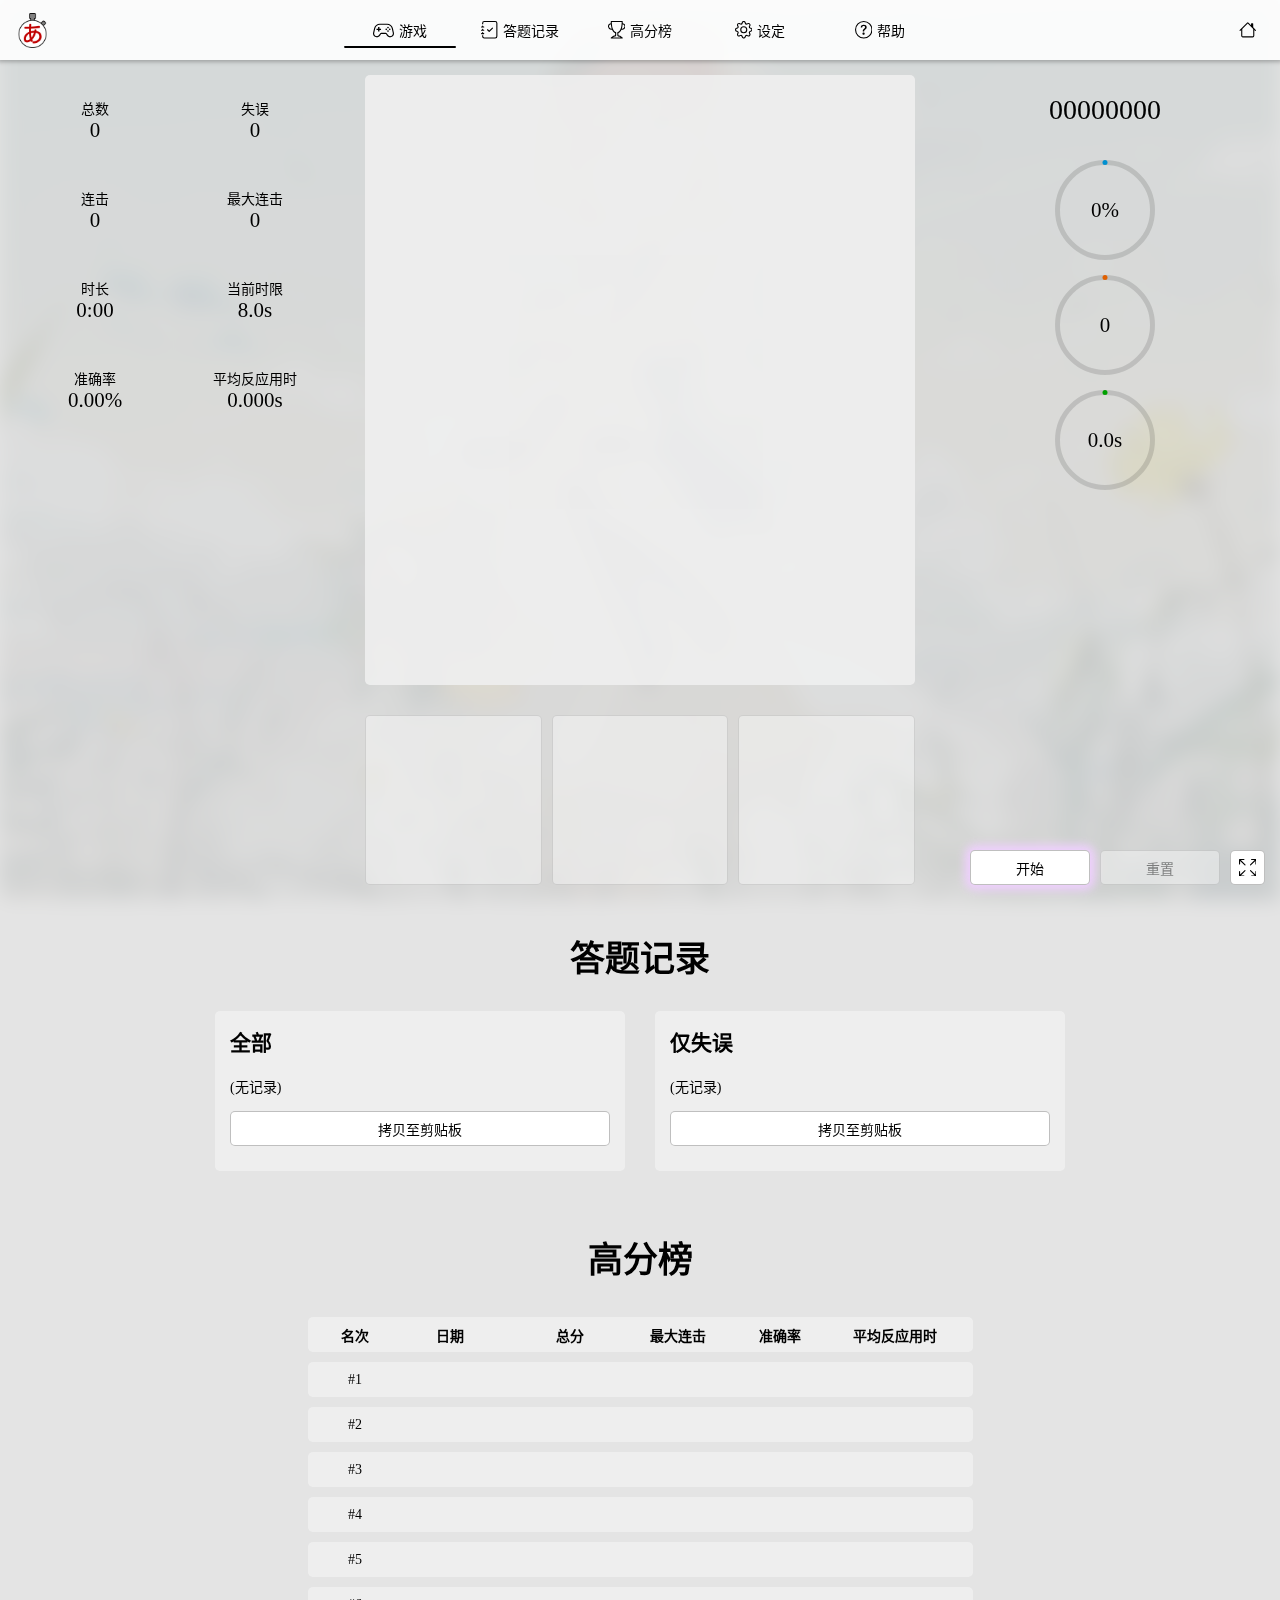
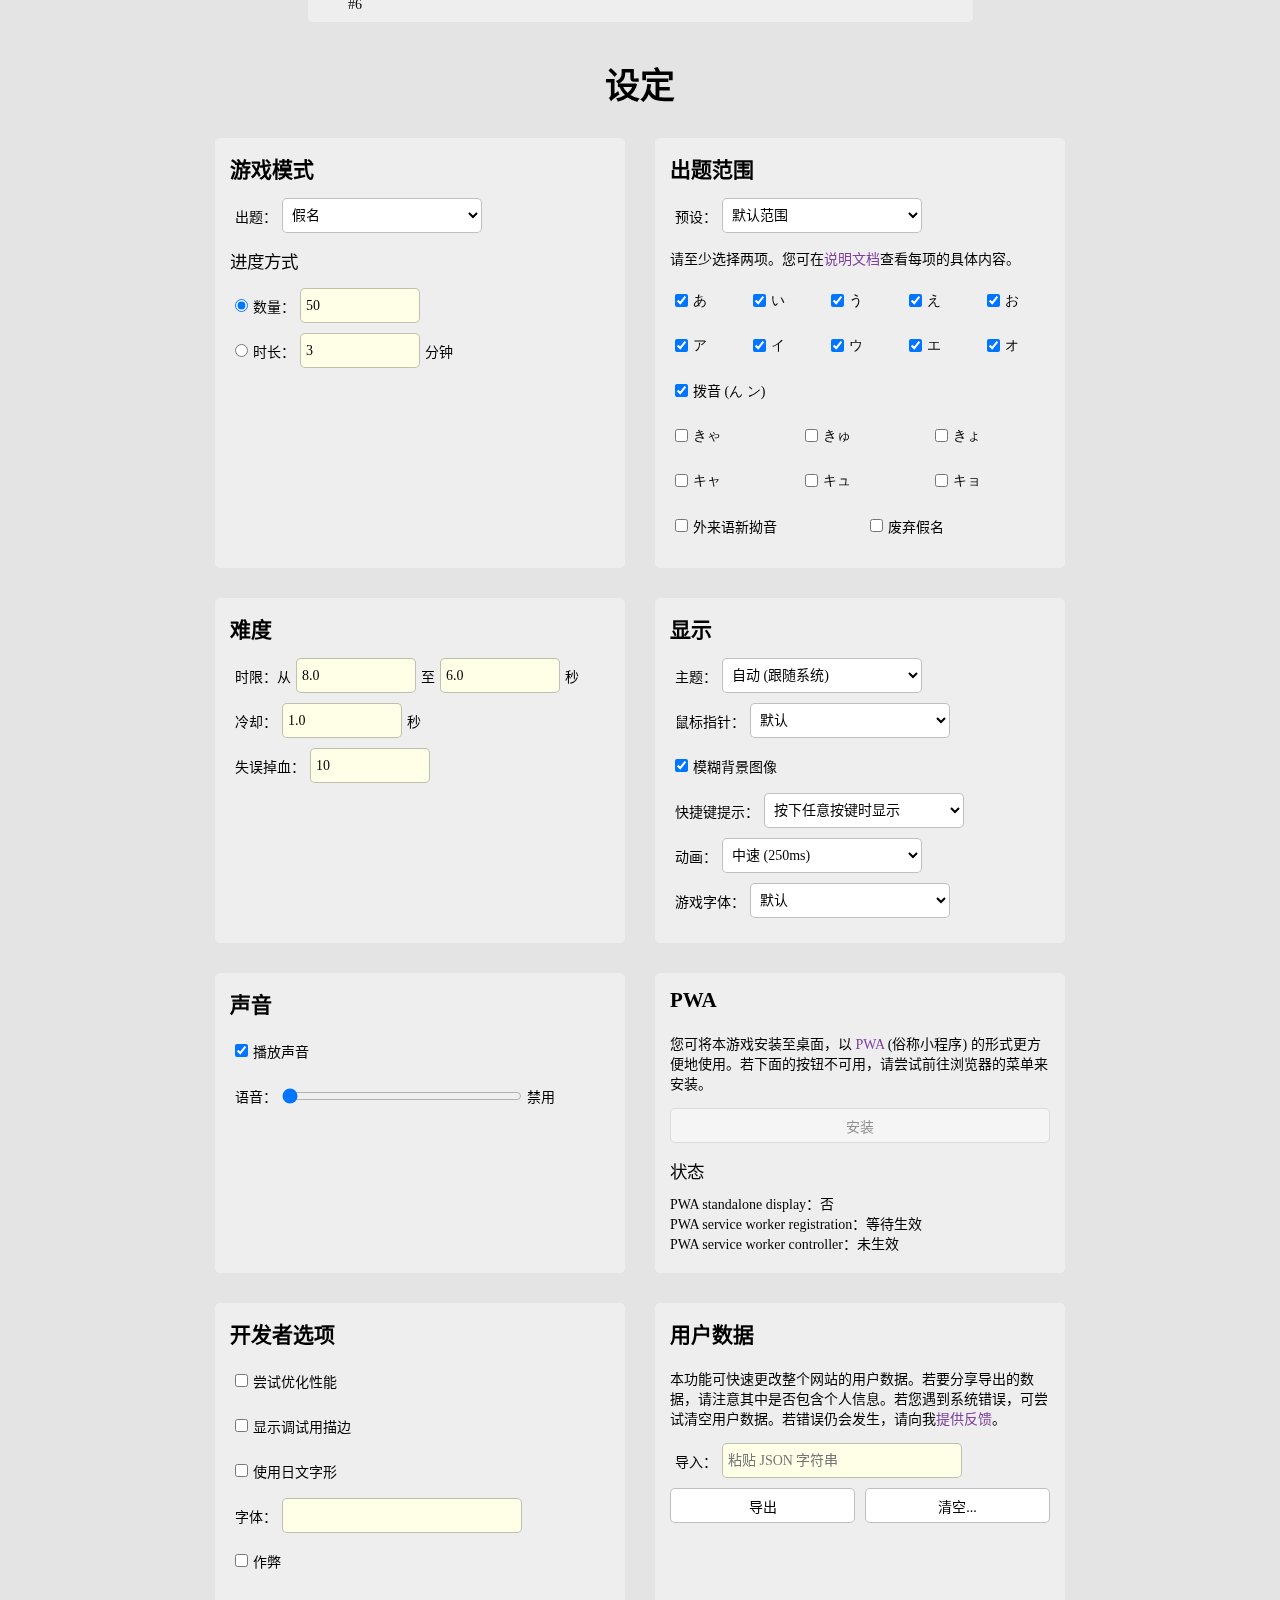
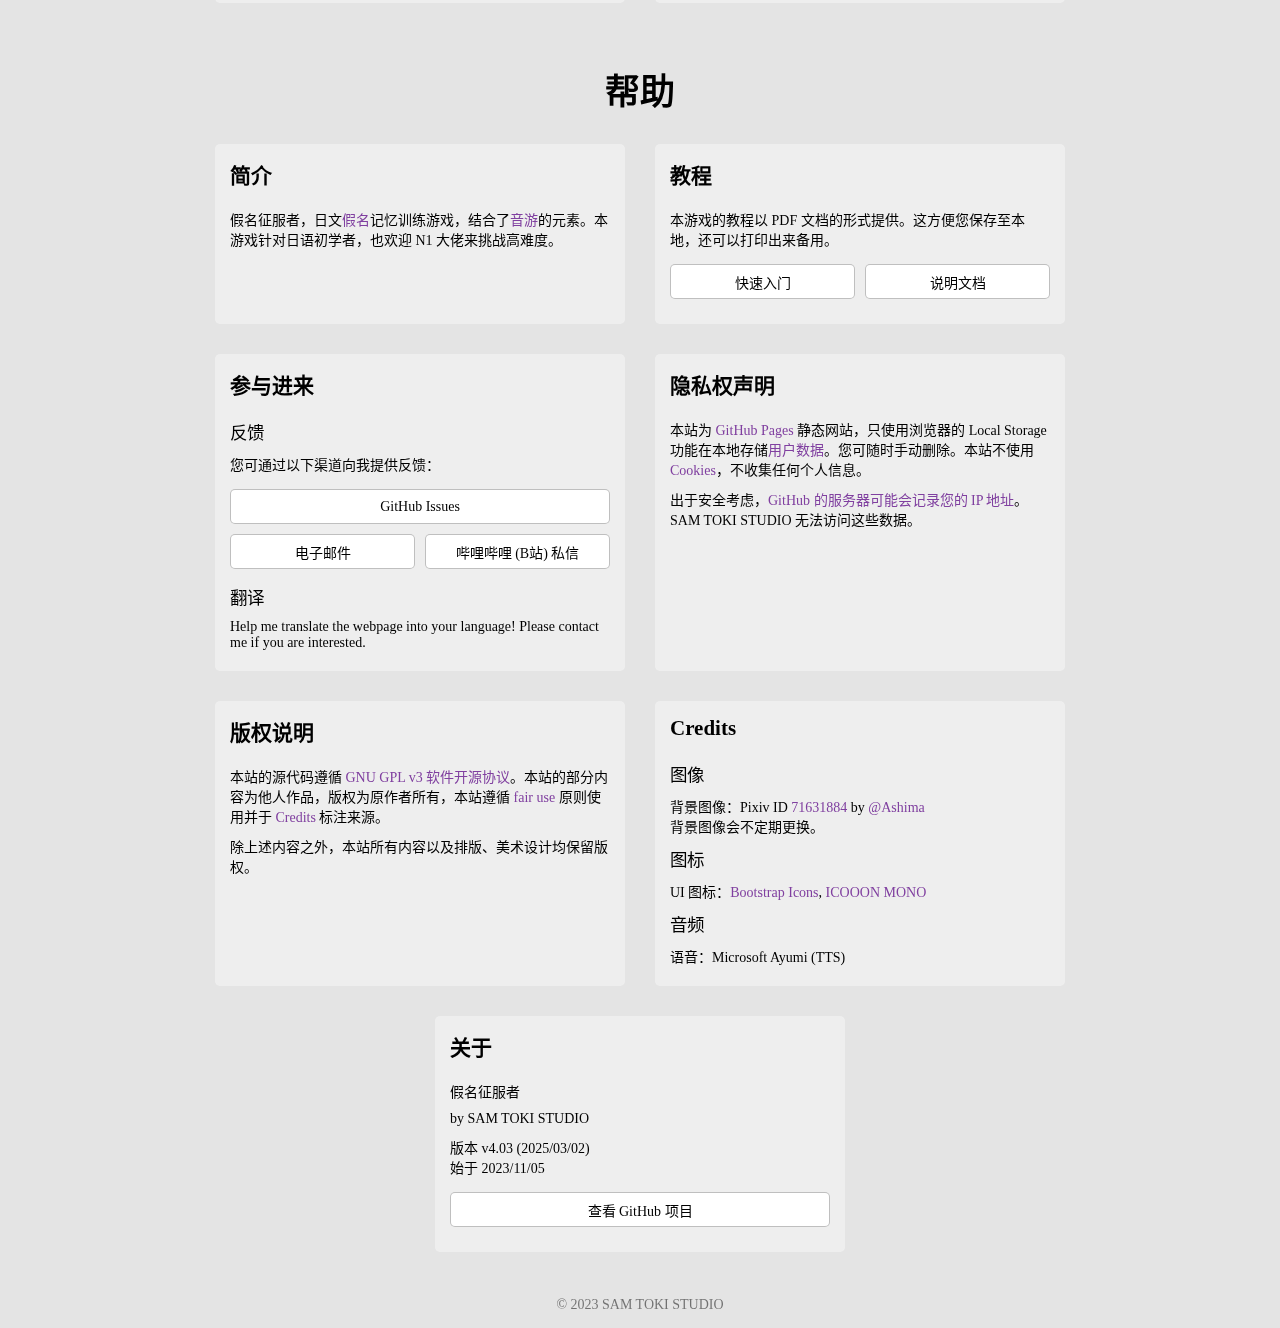
<file: KanaMaster/index.html>
<!DOCTYPE html>

<!-- For SamToki.github.io/KanaMaster -->
<!-- Released under GNU GPL v3 open source license. -->
<!-- © 2023 SAM TOKI STUDIO -->

<html id="Html" lang="zh-CN">
	<head>
		<meta charset="UTF-8" />
		<link rel="icon" type="image/png" href="images/Icon.png" />
		<title>假名征服者</title>
		<meta name="author" content="SAM TOKI STUDIO" />
		<meta name="version" content="v4.03 (2025/03/02). Since 2023/11/05." />
		<meta name="description" content="日文假名记忆训练游戏，结合了音游的元素。本游戏针对日语初学者，也欢迎 N1 大佬来挑战高难度。" />
		<meta name="copyright" content="© 2023 SAM TOKI STUDIO" />

		<meta name="theme-color" media="(prefers-color-scheme: light)" content="#FFFFFF">
		<meta name="theme-color" media="(prefers-color-scheme: dark)" content="#303030">
		<meta name="viewport" content="width=device-width, initial-scale=1, interactive-widget=resizes-content" />
		<link rel="stylesheet" href="../styles/common.css" />
		<link id="ThemeVariant_Common" rel="stylesheet" href="../styles/common_Dark.css" media="(prefers-color-scheme: dark)" />
		<link id="ThemeVariant_Common_HighContrast" rel="stylesheet" href="../styles/common_HighContrast.css" media="(prefers-contrast: more)" />
		<link rel="stylesheet" href="styles/style.css" />
		<link id="ThemeVariant_Style" rel="stylesheet" href="styles/style_Dark.css" media="(prefers-color-scheme: dark)" />
		<link id="ThemeVariant_Style_HighContrast" rel="stylesheet" href="styles/style_HighContrast.css" media="(prefers-contrast: more)" />
		<script defer src="../scripts/common.js"></script>
		<script defer src="../scripts/common_UserDataRepairer.js"></script>
		<script defer src="scripts/script.js"></script>

		<link rel="manifest" href="manifests/manifest.json">
	</head>

	<body>
		<div class="Blur" id="BgImage"></div>

		<header id="Topbar">
			<ul class="CtrlGroup">
				<li class="Ctrl" id="Ctrl_Title">
					<a class="Button" href="https://SamToki.github.io/KanaMaster" title="假名征服者" aria-label="假名征服者">
						<img src="images/Icon.png" alt="网页图标" />
					</a>
				</li>
				<li class="Ctrl" id="Ctrl_Nav">
					<button class="Button HiddenHorizontally" id="Button_Nav" inert="true" onclick="Show('DropctrlGroup_Nav')" title="导航菜单" aria-label="导航菜单">
						<svg class="Icon Larger" viewBox="0 0 16 16" aria-hidden="true">
							<path d="M2.5 12a.5.5 0 0 1 .5-.5h10a.5.5 0 0 1 0 1H3a.5.5 0 0 1-.5-.5m0-4a.5.5 0 0 1 .5-.5h10a.5.5 0 0 1 0 1H3a.5.5 0 0 1-.5-.5m0-4a.5.5 0 0 1 .5-.5h10a.5.5 0 0 1 0 1H3a.5.5 0 0 1-.5-.5"/>
						</svg>
					</button>
					<nav>
						<ul class="DropctrlGroup HiddenInMobileLayout" id="DropctrlGroup_Nav">
							<li class="Dropctrl Nav" id="Nav_Game">
								<a class="Button" href="#Game">
									<svg class="Icon Larger" viewBox="0 0 512 512" aria-hidden="true">
										<path d="M510.002,309.835l-0.068-0.326l-0.076-0.334l-26.508-112.721l-0.106-0.417l-0.106-0.418 c-16.668-62.217-73.294-105.666-137.712-105.666H166.579c-64.418,0-121.045,43.449-137.712,105.666l-0.114,0.418l-0.099,0.417 L2.147,309.174l-0.076,0.326l-0.068,0.326c-9.749,46.43,16.926,92.496,62.036,107.168l1.586,0.509 c9.24,3.012,18.89,4.544,28.624,4.544c32.668,0,63.128-17.404,79.758-45.489l22.556-33.343l0.561-0.835l0.509-0.872 c0.796-1.388,2.276-2.253,3.861-2.253h109.02c1.586,0,3.066,0.865,3.862,2.253l0.508,0.872l0.562,0.835l22.555,33.343 c16.63,28.085,47.09,45.489,79.766,45.489c9.734,0,19.384-1.532,28.67-4.56l1.533-0.493 C493.07,402.331,519.737,356.257,510.002,309.835z M439.318,390.397l-1.54,0.501c-6.608,2.154-13.353,3.186-20.014,3.186 c-22.646,0-44.283-11.949-56.088-32.433l-23.064-34.101c-5.788-10.053-16.508-16.258-28.101-16.258h-109.02 c-11.592,0-22.312,6.206-28.101,16.258l-23.063,34.101c-11.804,20.484-33.434,32.433-56.081,32.433 c-6.661,0-13.405-1.032-20.013-3.186l-1.548-0.501c-31.431-10.219-50.102-42.485-43.311-74.819l26.508-112.722 c13.42-50.102,58.826-84.94,110.696-84.94h178.847c51.869,0,97.276,34.838,110.696,84.94l26.508,112.722 C489.413,347.912,470.75,380.178,439.318,390.397z"/>
										<polygon points="157.453,172.061 123.912,172.061 123.912,210.579 85.387,210.579 85.387,244.105 123.912,244.105 123.912,282.637 157.453,282.637 157.453,244.105 195.978,244.105 195.978,210.579 157.453,210.579"></polygon>
										<path d="M365.721,206.247c11.668,0,21.113-9.445,21.113-21.098c0-11.669-9.445-21.114-21.113-21.114 c-11.653,0-21.098,9.445-21.098,21.114C344.622,196.802,354.068,206.247,365.721,206.247z"/>
										<path d="M323.509,206.247c-11.653,0-21.106,9.453-21.106,21.098c0,11.669,9.453,21.122,21.106,21.122 c11.661,0,21.106-9.453,21.106-21.122C344.615,215.7,335.17,206.247,323.509,206.247z"/>
										<path d="M365.721,248.459c-11.653,0-21.098,9.445-21.098,21.114c0,11.653,9.445,21.098,21.098,21.098 c11.668,0,21.113-9.445,21.113-21.098C386.834,257.904,377.388,248.459,365.721,248.459z"/>
										<path d="M407.933,206.247c-11.653,0-21.099,9.453-21.099,21.098c0,11.669,9.446,21.122,21.099,21.122 c11.66,0,21.113-9.453,21.113-21.122C429.046,215.7,419.593,206.247,407.933,206.247z"/>
									</svg>
									<span class="LabelAfterIcon">游戏</span>
								</a>
							</li>
							<li class="Dropctrl Nav" id="Nav_AnswerLog">
								<a class="Button" href="#AnswerLog">
									<svg class="Icon" viewBox="0 0 16 16" aria-hidden="true">
										<path d="M10.854 6.146a.5.5 0 0 1 0 .708l-3 3a.5.5 0 0 1-.708 0l-1.5-1.5a.5.5 0 1 1 .708-.708L7.5 8.793l2.646-2.647a.5.5 0 0 1 .708 0"/>
										<path d="M3 0h10a2 2 0 0 1 2 2v12a2 2 0 0 1-2 2H3a2 2 0 0 1-2-2v-1h1v1a1 1 0 0 0 1 1h10a1 1 0 0 0 1-1V2a1 1 0 0 0-1-1H3a1 1 0 0 0-1 1v1H1V2a2 2 0 0 1 2-2"/>
										<path d="M1 5v-.5a.5.5 0 0 1 1 0V5h.5a.5.5 0 0 1 0 1h-2a.5.5 0 0 1 0-1zm0 3v-.5a.5.5 0 0 1 1 0V8h.5a.5.5 0 0 1 0 1h-2a.5.5 0 0 1 0-1zm0 3v-.5a.5.5 0 0 1 1 0v.5h.5a.5.5 0 0 1 0 1h-2a.5.5 0 0 1 0-1z"/>
									</svg>
									<span class="LabelAfterIcon">答题记录</span>
								</a>
							</li>
							<li class="Dropctrl Nav" id="Nav_Highscore">
								<a class="Button" href="#Highscore">
									<svg class="Icon" viewBox="0 0 16 16" aria-hidden="true">
										<path d="M2.5.5A.5.5 0 0 1 3 0h10a.5.5 0 0 1 .5.5q0 .807-.034 1.536a3 3 0 1 1-1.133 5.89c-.79 1.865-1.878 2.777-2.833 3.011v2.173l1.425.356c.194.048.377.135.537.255L13.3 15.1a.5.5 0 0 1-.3.9H3a.5.5 0 0 1-.3-.9l1.838-1.379c.16-.12.343-.207.537-.255L6.5 13.11v-2.173c-.955-.234-2.043-1.146-2.833-3.012a3 3 0 1 1-1.132-5.89A33 33 0 0 1 2.5.5m.099 2.54a2 2 0 0 0 .72 3.935c-.333-1.05-.588-2.346-.72-3.935m10.083 3.935a2 2 0 0 0 .72-3.935c-.133 1.59-.388 2.885-.72 3.935M3.504 1q.01.775.056 1.469c.13 2.028.457 3.546.87 4.667C5.294 9.48 6.484 10 7 10a.5.5 0 0 1 .5.5v2.61a1 1 0 0 1-.757.97l-1.426.356a.5.5 0 0 0-.179.085L4.5 15h7l-.638-.479a.5.5 0 0 0-.18-.085l-1.425-.356a1 1 0 0 1-.757-.97V10.5A.5.5 0 0 1 9 10c.516 0 1.706-.52 2.57-2.864.413-1.12.74-2.64.87-4.667q.045-.694.056-1.469z"/>
									</svg>
									<span class="LabelAfterIcon">高分榜</span>
								</a>
							</li>
							<li class="Dropctrl Nav" id="Nav_Settings">
								<a class="Button" href="#Settings">
									<svg class="Icon" viewBox="0 0 16 16" aria-hidden="true">
										<path d="M8 4.754a3.246 3.246 0 1 0 0 6.492 3.246 3.246 0 0 0 0-6.492M5.754 8a2.246 2.246 0 1 1 4.492 0 2.246 2.246 0 0 1-4.492 0"/>
										<path d="M9.796 1.343c-.527-1.79-3.065-1.79-3.592 0l-.094.319a.873.873 0 0 1-1.255.52l-.292-.16c-1.64-.892-3.433.902-2.54 2.541l.159.292a.873.873 0 0 1-.52 1.255l-.319.094c-1.79.527-1.79 3.065 0 3.592l.319.094a.873.873 0 0 1 .52 1.255l-.16.292c-.892 1.64.901 3.434 2.541 2.54l.292-.159a.873.873 0 0 1 1.255.52l.094.319c.527 1.79 3.065 1.79 3.592 0l.094-.319a.873.873 0 0 1 1.255-.52l.292.16c1.64.893 3.434-.902 2.54-2.541l-.159-.292a.873.873 0 0 1 .52-1.255l.319-.094c1.79-.527 1.79-3.065 0-3.592l-.319-.094a.873.873 0 0 1-.52-1.255l.16-.292c.893-1.64-.902-3.433-2.541-2.54l-.292.159a.873.873 0 0 1-1.255-.52zm-2.633.283c.246-.835 1.428-.835 1.674 0l.094.319a1.873 1.873 0 0 0 2.693 1.115l.291-.16c.764-.415 1.6.42 1.184 1.185l-.159.292a1.873 1.873 0 0 0 1.116 2.692l.318.094c.835.246.835 1.428 0 1.674l-.319.094a1.873 1.873 0 0 0-1.115 2.693l.16.291c.415.764-.42 1.6-1.185 1.184l-.291-.159a1.873 1.873 0 0 0-2.693 1.116l-.094.318c-.246.835-1.428.835-1.674 0l-.094-.319a1.873 1.873 0 0 0-2.692-1.115l-.292.16c-.764.415-1.6-.42-1.184-1.185l.159-.291A1.873 1.873 0 0 0 1.945 8.93l-.319-.094c-.835-.246-.835-1.428 0-1.674l.319-.094A1.873 1.873 0 0 0 3.06 4.377l-.16-.292c-.415-.764.42-1.6 1.185-1.184l.292.159a1.873 1.873 0 0 0 2.692-1.115z"/>
									</svg>
									<span class="LabelAfterIcon">设定</span>
								</a>
							</li>
							<li class="Dropctrl Nav" id="Nav_Help">
								<a class="Button" href="#Help">
									<svg class="Icon" viewBox="0 0 16 16" aria-hidden="true">
										<path d="M8 15A7 7 0 1 1 8 1a7 7 0 0 1 0 14m0 1A8 8 0 1 0 8 0a8 8 0 0 0 0 16"/>
										<path d="M5.255 5.786a.237.237 0 0 0 .241.247h.825c.138 0 .248-.113.266-.25.09-.656.54-1.134 1.342-1.134.686 0 1.314.343 1.314 1.168 0 .635-.374.927-.965 1.371-.673.489-1.206 1.06-1.168 1.987l.003.217a.25.25 0 0 0 .25.246h.811a.25.25 0 0 0 .25-.25v-.105c0-.718.273-.927 1.01-1.486.609-.463 1.244-.977 1.244-2.056 0-1.511-1.276-2.241-2.673-2.241-1.267 0-2.655.59-2.75 2.286m1.557 5.763c0 .533.425.927 1.01.927.609 0 1.028-.394 1.028-.927 0-.552-.42-.94-1.029-.94-.584 0-1.009.388-1.009.94"/>
									</svg>
									<span class="LabelAfterIcon">帮助</span>
								</a>
							</li>
							<li class="Ctrl" id="Ctrl_NavUnderline" inert="true"></li>
						</ul>
					</nav>
				</li>
				<li class="Ctrl" id="Ctrl_HomePage">
					<a class="Button" href=".." title="主页" aria-label="主页">
						<svg class="Icon" viewBox="0 0 16 16" aria-hidden="true">
							<path d="M8.707 1.5a1 1 0 0 0-1.414 0L.646 8.146a.5.5 0 0 0 .708.708L2 8.207V13.5A1.5 1.5 0 0 0 3.5 15h9a1.5 1.5 0 0 0 1.5-1.5V8.207l.646.647a.5.5 0 0 0 .708-.708L13 5.793V2.5a.5.5 0 0 0-.5-.5h-1a.5.5 0 0 0-.5.5v1.293zM13 7.207V13.5a.5.5 0 0 1-.5.5h-9a.5.5 0 0 1-.5-.5V7.207l5-5z"/>
						</svg>
					</a>
				</li>
			</ul>
		</header>

		<main id="Main">
			<section id="Game">
				<h1 class="SectionTitle Hidden" inert="true">游戏</h1>
				<div class="Viewport">
					<div class="Ctnr" id="Ctnr_GameStats1">
						<ul class="CtrlGroup">
							<li class="Ctrl">
								<span class="GameStats1Title">总数</span>
								<span class="GameStats1Value" id="Label_GameTotalCount">未知</span>
							</li>
							<li class="Ctrl">
								<span class="GameStats1Title">失误</span>
								<span class="GameStats1Value" id="Label_GameMissCount">未知</span>
							</li>
							<li class="Ctrl">
								<span class="GameStats1Title">连击</span>
								<span class="GameStats1Value" id="Label_GameCombo">未知</span>
							</li>
							<li class="Ctrl">
								<span class="GameStats1Title">最大连击</span>
								<span class="GameStats1Value" id="Label_GameMaxCombo">未知</span>
							</li>
							<li class="Ctrl">
								<span class="GameStats1Title">时长</span>
								<span class="GameStats1Value" id="Label_GameElapsedTime">未知</span>
							</li>
							<li class="Ctrl">
								<span class="GameStats1Title">当前时限</span>
								<span class="GameStats1Value" id="Label_GameCurrentTimeLimit">未知</span>
							</li>
							<li class="Ctrl">
								<span class="GameStats1Title">准确率</span>
								<span class="GameStats1Value" id="Label_GameAccuracy">未知</span>
							</li>
							<li class="Ctrl">
								<span class="GameStats1Title">平均反应用时</span>
								<span class="GameStats1Value" id="Label_GameAvgReactionTime">未知</span>
							</li>
						</ul>
					</div>
					<div class="Ctnr" id="Ctnr_GameStats2">
						<ul class="CtrlGroup">
							<li class="Ctrl" id="Ctrl_GameScore">
								<span id="Label_GameScore" title="总分" aria-label="总分">总分</span>
							</li>
							<li class="Ctrl" title="进度" aria-label="进度">
								<svg class="Progring" viewBox="0 0 100 100" aria-hidden="true">
									<circle class="ProgringBg" cx="50" cy="50" r="47.5" />
									<circle class="ProgringFg" id="ProgringFg_GameProgress" cx="50" cy="50" r="47.5" />
								</svg>
								<span class="ProgringText" id="ProgringText_GameProgress">进度</span>
							</li>
							<li class="Ctrl" title="血量" aria-label="血量">
								<svg class="Progring" viewBox="0 0 100 100" aria-hidden="true">
									<circle class="ProgringBg" cx="50" cy="50" r="47.5" />
									<circle class="ProgringFg" id="ProgringFg_GameHP" cx="50" cy="50" r="47.5" />
								</svg>
								<span class="ProgringText" id="ProgringText_GameHP">血量</span>
							</li>
							<li class="Ctrl" title="剩余时间" aria-label="剩余时间">
								<svg class="Progring" viewBox="0 0 100 100" aria-hidden="true">
									<circle class="ProgringBg" cx="50" cy="50" r="47.5" />
									<circle class="ProgringFg" id="ProgringFg_GameTimeLeft" cx="50" cy="50" r="47.5" />
								</svg>
								<span class="ProgringText" id="ProgringText_GameTimeLeft">剩余时间</span>
							</li>
						</ul>
					</div>
					<div class="Ctnr Box" id="Ctnr_GameQuestion">
						<span id="Label_GameQuestion" lang="ja-JP" title="问题" aria-label="问题"><span lang="zh-CN">问题</span></span>
					</div>
					<div class="Ctnr" id="Ctnr_GameAnswer">
						<ul class="CtrlGroup">
							<li class="Ctrl WidthDividedBy3">
								<button class="Button" id="Button_GameAnswerOption1" lang="ja-JP" disabled="true" onclick="AnswerGame(1)" title="选项1" aria-label="选项1"><span lang="zh-CN">选项</span></button>
								<span class="HotkeyIndicator Faded" inert="true">1</span>
							</li>
							<li class="Ctrl WidthDividedBy3">
								<button class="Button" id="Button_GameAnswerOption2" lang="ja-JP" disabled="true" onclick="AnswerGame(2)" title="选项2" aria-label="选项2"><span lang="zh-CN">选项</span></button>
								<span class="HotkeyIndicator Faded" inert="true">2</span>
							</li>
							<li class="Ctrl WidthDividedBy3">
								<button class="Button" id="Button_GameAnswerOption3" lang="ja-JP" disabled="true" onclick="AnswerGame(3)" title="选项3" aria-label="选项3"><span lang="zh-CN">选项</span></button>
								<span class="HotkeyIndicator Faded" inert="true">3</span>
							</li>
						</ul>
						<span class="Faded" id="Label_AnswerFeedback" inert="true">回答反馈</span>
					</div>
					<div class="Ctnr" id="Ctnr_GameCtrl">
						<ul class="CtrlGroup">
							<li class="Ctrl">
								<button class="Button Glow" id="Button_GameStart" onclick="StartGame()">开始</button>
								<span class="HotkeyIndicator Faded" inert="true">S</span>
							</li>
							<li class="Ctrl">
								<button class="Button" id="Button_GameReset" disabled="true" onclick="ResetGame()">重置</button>
								<span class="HotkeyIndicator Faded" inert="true">R</span>
							</li>
							<li class="Ctrl" id="Ctrl_GameToggleFullscreen">
								<button class="Button" id="Button_GameToggleFullscreen" onclick="ToggleFullscreen()" title="全屏" aria-label="全屏">
									<svg class="Icon" viewBox="0 0 16 16" aria-hidden="true">
										<path d="M5.828 10.172a.5.5 0 0 0-.707 0l-4.096 4.096V11.5a.5.5 0 0 0-1 0v3.975a.5.5 0 0 0 .5.5H4.5a.5.5 0 0 0 0-1H1.732l4.096-4.096a.5.5 0 0 0 0-.707m4.344 0a.5.5 0 0 1 .707 0l4.096 4.096V11.5a.5.5 0 1 1 1 0v3.975a.5.5 0 0 1-.5.5H11.5a.5.5 0 0 1 0-1h2.768l-4.096-4.096a.5.5 0 0 1 0-.707m0-4.344a.5.5 0 0 0 .707 0l4.096-4.096V4.5a.5.5 0 1 0 1 0V.525a.5.5 0 0 0-.5-.5H11.5a.5.5 0 0 0 0 1h2.768l-4.096 4.096a.5.5 0 0 0 0 .707m-4.344 0a.5.5 0 0 1-.707 0L1.025 1.732V4.5a.5.5 0 0 1-1 0V.525a.5.5 0 0 1 .5-.5H4.5a.5.5 0 0 1 0 1H1.732l4.096 4.096a.5.5 0 0 1 0 .707"/>
									</svg>
								</button>
								<span class="HotkeyIndicator Faded" inert="true">F</span>
							</li>
						</ul>
					</div>
				</div>
			</section>

			<section id="AnswerLog">
				<h1 class="SectionTitle">答题记录</h1>
				<ul class="ItemGroup">
					<li class="Item">
						<fieldset>
							<legend>全部</legend>
							<ul class="CtrlGroup">
								<li class="Ctrl ScrollableLog" id="Ctrl_AnswerLogAll">
									<p id="Label_AnswerLogAll">记录</p>
								</li>
								<li class="Ctrl">
									<button class="Button" onclick="AnswerLogAllCopyToClipboard()">拷贝至剪贴板</button>
								</li>
							</ul>
						</fieldset>
					</li>
					<li class="Item">
						<fieldset>
							<legend>仅失误</legend>
							<ul class="CtrlGroup">
								<li class="Ctrl ScrollableLog" id="Ctrl_AnswerLogMissesOnly">
									<p id="Label_AnswerLogMissesOnly">记录</p>
								</li>
								<li class="Ctrl">
									<button class="Button" onclick="AnswerLogMissesOnlyCopyToClipboard()">拷贝至剪贴板</button>
								</li>
							</ul>
						</fieldset>
					</li>
				</ul>
			</section>

			<section id="Highscore">
				<h1 class="SectionTitle">高分榜</h1>
				<ul class="ItemGroup" id="ItemGroup_Highscore">
					<li class="Item TableHeader">
						<ul class="CtrlGroup">
							<li class="Ctrl HighscoreSequence">
								<span>名次</span>
							</li>
							<li class="Ctrl HighscoreDate">
								<span>日期</span>
							</li>
							<li class="Ctrl HighscoreScore">
								<span>总分</span>
							</li>
							<li class="Ctrl HighscoreMaxCombo">
								<span>最大连击</span>
							</li>
							<li class="Ctrl HighscoreAccuracy">
								<span>准确率</span>
							</li>
							<li class="Ctrl HighscoreAvgReactionTime">
								<span>平均反应用时</span>
							</li>
						</ul>
					</li>
					<li class="Item" id="Item_HighscoreRow1">
						<ul class="CtrlGroup">
							<li class="Ctrl HighscoreSequence">
								<span id="Label_HighscoreRow1Sequence">未知</span>
							</li>
							<li class="Ctrl HighscoreDate">
								<span id="Label_HighscoreRow1Date">未知</span>
							</li>
							<li class="Ctrl HighscoreScore">
								<span id="Label_HighscoreRow1Score">未知</span>
							</li>
							<li class="Ctrl HighscoreMaxCombo">
								<span id="Label_HighscoreRow1MaxCombo">未知</span>
							</li>
							<li class="Ctrl HighscoreAccuracy">
								<span id="Label_HighscoreRow1Accuracy">未知</span>
							</li>
							<li class="Ctrl HighscoreAvgReactionTime">
								<span id="Label_HighscoreRow1AvgReactionTime">未知</span>
							</li>
						</ul>
					</li>
					<li class="Item" id="Item_HighscoreRow2">
						<ul class="CtrlGroup">
							<li class="Ctrl HighscoreSequence">
								<span id="Label_HighscoreRow2Sequence">未知</span>
							</li>
							<li class="Ctrl HighscoreDate">
								<span id="Label_HighscoreRow2Date">未知</span>
							</li>
							<li class="Ctrl HighscoreScore">
								<span id="Label_HighscoreRow2Score">未知</span>
							</li>
							<li class="Ctrl HighscoreMaxCombo">
								<span id="Label_HighscoreRow2MaxCombo">未知</span>
							</li>
							<li class="Ctrl HighscoreAccuracy">
								<span id="Label_HighscoreRow2Accuracy">未知</span>
							</li>
							<li class="Ctrl HighscoreAvgReactionTime">
								<span id="Label_HighscoreRow2AvgReactionTime">未知</span>
							</li>
						</ul>
					</li>
					<li class="Item" id="Item_HighscoreRow3">
						<ul class="CtrlGroup">
							<li class="Ctrl HighscoreSequence">
								<span id="Label_HighscoreRow3Sequence">未知</span>
							</li>
							<li class="Ctrl HighscoreDate">
								<span id="Label_HighscoreRow3Date">未知</span>
							</li>
							<li class="Ctrl HighscoreScore">
								<span id="Label_HighscoreRow3Score">未知</span>
							</li>
							<li class="Ctrl HighscoreMaxCombo">
								<span id="Label_HighscoreRow3MaxCombo">未知</span>
							</li>
							<li class="Ctrl HighscoreAccuracy">
								<span id="Label_HighscoreRow3Accuracy">未知</span>
							</li>
							<li class="Ctrl HighscoreAvgReactionTime">
								<span id="Label_HighscoreRow3AvgReactionTime">未知</span>
							</li>
						</ul>
					</li>
					<li class="Item" id="Item_HighscoreRow4">
						<ul class="CtrlGroup">
							<li class="Ctrl HighscoreSequence">
								<span id="Label_HighscoreRow4Sequence">未知</span>
							</li>
							<li class="Ctrl HighscoreDate">
								<span id="Label_HighscoreRow4Date">未知</span>
							</li>
							<li class="Ctrl HighscoreScore">
								<span id="Label_HighscoreRow4Score">未知</span>
							</li>
							<li class="Ctrl HighscoreMaxCombo">
								<span id="Label_HighscoreRow4MaxCombo">未知</span>
							</li>
							<li class="Ctrl HighscoreAccuracy">
								<span id="Label_HighscoreRow4Accuracy">未知</span>
							</li>
							<li class="Ctrl HighscoreAvgReactionTime">
								<span id="Label_HighscoreRow4AvgReactionTime">未知</span>
							</li>
						</ul>
					</li>
					<li class="Item" id="Item_HighscoreRow5">
						<ul class="CtrlGroup">
							<li class="Ctrl HighscoreSequence">
								<span id="Label_HighscoreRow5Sequence">未知</span>
							</li>
							<li class="Ctrl HighscoreDate">
								<span id="Label_HighscoreRow5Date">未知</span>
							</li>
							<li class="Ctrl HighscoreScore">
								<span id="Label_HighscoreRow5Score">未知</span>
							</li>
							<li class="Ctrl HighscoreMaxCombo">
								<span id="Label_HighscoreRow5MaxCombo">未知</span>
							</li>
							<li class="Ctrl HighscoreAccuracy">
								<span id="Label_HighscoreRow5Accuracy">未知</span>
							</li>
							<li class="Ctrl HighscoreAvgReactionTime">
								<span id="Label_HighscoreRow5AvgReactionTime">未知</span>
							</li>
						</ul>
					</li>
					<li class="Item" id="Item_HighscoreRow6">
						<ul class="CtrlGroup">
							<li class="Ctrl HighscoreSequence">
								<span id="Label_HighscoreRow6Sequence">未知</span>
							</li>
							<li class="Ctrl HighscoreDate">
								<span id="Label_HighscoreRow6Date">未知</span>
							</li>
							<li class="Ctrl HighscoreScore">
								<span id="Label_HighscoreRow6Score">未知</span>
							</li>
							<li class="Ctrl HighscoreMaxCombo">
								<span id="Label_HighscoreRow6MaxCombo">未知</span>
							</li>
							<li class="Ctrl HighscoreAccuracy">
								<span id="Label_HighscoreRow6Accuracy">未知</span>
							</li>
							<li class="Ctrl HighscoreAvgReactionTime">
								<span id="Label_HighscoreRow6AvgReactionTime">未知</span>
							</li>
						</ul>
					</li>
				</ul>
			</section>

			<section id="Settings">
				<h1 class="SectionTitle">设定</h1>
				<ul class="ItemGroup">
					<li class="Item">
						<fieldset id="Fieldset_SettingsGameMode">
							<legend>游戏模式</legend>
							<ul class="CtrlGroup">
								<li class="Ctrl">
									<label for="Combobox_SettingsQuestioning">
										<span>出题：</span>
										<select class="Combobox" id="Combobox_SettingsQuestioning" onchange="SetQuestioning()">
											<option value="Kana" selected>假名</option>
											<option value="Romaji">罗马字</option>
										</select>
									</label>
								</li>
							</ul>
							<h4>进度方式</h4>
							<ul class="CtrlGroup BelowParagraph">
								<li class="Ctrl">
									<label for="Radiobtn_SettingsQuantity">
										<input class="Radiobtn" id="Radiobtn_SettingsQuantity" type="radio" checked="true" onchange="SetProgressing('Quantity')" />
										<span>数量：</span>
										<input class="Textbox Width120" id="Textbox_SettingsQuantity" type="number" min="5" max="999" step="5" value="50" onclick="SelectText('Textbox_SettingsQuantity')" onchange="SetQuantity()" placeholder="5~999" title="5~999" />
									</label>
								</li>
								<li class="Ctrl">
									<label for="Radiobtn_SettingsDuration">
										<input class="Radiobtn" id="Radiobtn_SettingsDuration" type="radio" checked="false" onchange="SetProgressing('Duration')" />
										<span>时长：</span>
										<input class="Textbox Width120" id="Textbox_SettingsDuration" type="number" min="1" max="60" step="1" value="3" onclick="SelectText('Textbox_SettingsDuration')" onchange="SetDuration()" placeholder="1~60" title="1~60" />
										<span>分钟</span>
									</label>
								</li>
							</ul>
						</fieldset>
					</li>
					<li class="Item">
						<fieldset id="Fieldset_SettingsQuestionRange">
							<legend>出题范围</legend>
							<ul class="CtrlGroup">
								<li class="Ctrl">
									<label for="Combobox_SettingsQuestionRangePreset">
										<span>预设：</span>
										<select class="Combobox" id="Combobox_SettingsQuestionRangePreset" onchange="SetQuestionRangePreset()">
											<option value="DefaultRange" selected>默认范围</option>
											<option value="BasicHiragana">基本平假名</option>
											<option value="BasicKatakana">基本片假名</option>
											<option value="AllButObsoleteKana">废弃假名除外</option>
											<option value="SelectAll">全选</option>
										</select>
									</label>
								</li>
							</ul>
							<p>请至少选择两项。您可在<a href="docs/假名征服者%20说明文档.pdf">说明文档</a>查看每项的具体内容。</p>
							<ul class="CtrlGroup BelowParagraph">
								<li class="Ctrl WidthDividedBy5">
									<label for="Checkbox_SettingsQuestionRange1" title="平假名 a 段" aria-label="平假名 a 段">
										<input class="Checkbox" id="Checkbox_SettingsQuestionRange1" type="checkbox" checked="true" onchange="SetQuestionRange(1)" />
										<span lang="ja-JP">あ</span>
									</label>
								</li>
								<li class="Ctrl WidthDividedBy5">
									<label for="Checkbox_SettingsQuestionRange2" title="平假名 i 段" aria-label="平假名 i 段">
										<input class="Checkbox" id="Checkbox_SettingsQuestionRange2" type="checkbox" checked="true" onchange="SetQuestionRange(2)" />
										<span lang="ja-JP">い</span>
									</label>
								</li>
								<li class="Ctrl WidthDividedBy5">
									<label for="Checkbox_SettingsQuestionRange3" title="平假名 u 段" aria-label="平假名 u 段">
										<input class="Checkbox" id="Checkbox_SettingsQuestionRange3" type="checkbox" checked="true" onchange="SetQuestionRange(3)" />
										<span lang="ja-JP">う</span>
									</label>
								</li>
								<li class="Ctrl WidthDividedBy5">
									<label for="Checkbox_SettingsQuestionRange4" title="平假名 e 段" aria-label="平假名 e 段">
										<input class="Checkbox" id="Checkbox_SettingsQuestionRange4" type="checkbox" checked="true" onchange="SetQuestionRange(4)" />
										<span lang="ja-JP">え</span>
									</label>
								</li>
								<li class="Ctrl WidthDividedBy5">
									<label for="Checkbox_SettingsQuestionRange5" title="平假名 o 段" aria-label="平假名 o 段">
										<input class="Checkbox" id="Checkbox_SettingsQuestionRange5" type="checkbox" checked="true" onchange="SetQuestionRange(5)" />
										<span lang="ja-JP">お</span>
									</label>
								</li>
								<li class="Ctrl WidthDividedBy5">
									<label for="Checkbox_SettingsQuestionRange6" title="片假名 a 段" aria-label="片假名 a 段">
										<input class="Checkbox" id="Checkbox_SettingsQuestionRange6" type="checkbox" checked="true" onchange="SetQuestionRange(6)" />
										<span lang="ja-JP">ア</span>
									</label>
								</li>
								<li class="Ctrl WidthDividedBy5">
									<label for="Checkbox_SettingsQuestionRange7" title="片假名 i 段" aria-label="片假名 i 段">
										<input class="Checkbox" id="Checkbox_SettingsQuestionRange7" type="checkbox" checked="true" onchange="SetQuestionRange(7)" />
										<span lang="ja-JP">イ</span>
									</label>
								</li>
								<li class="Ctrl WidthDividedBy5">
									<label for="Checkbox_SettingsQuestionRange8" title="片假名 u 段" aria-label="片假名 u 段">
										<input class="Checkbox" id="Checkbox_SettingsQuestionRange8" type="checkbox" checked="true" onchange="SetQuestionRange(8)" />
										<span lang="ja-JP">ウ</span>
									</label>
								</li>
								<li class="Ctrl WidthDividedBy5">
									<label for="Checkbox_SettingsQuestionRange9" title="片假名 e 段" aria-label="片假名 e 段">
										<input class="Checkbox" id="Checkbox_SettingsQuestionRange9" type="checkbox" checked="true" onchange="SetQuestionRange(9)" />
										<span lang="ja-JP">エ</span>
									</label>
								</li>
								<li class="Ctrl WidthDividedBy5">
									<label for="Checkbox_SettingsQuestionRange10" title="片假名 o 段" aria-label="片假名 o 段">
										<input class="Checkbox" id="Checkbox_SettingsQuestionRange10" type="checkbox" checked="true" onchange="SetQuestionRange(10)" />
										<span lang="ja-JP">オ</span>
									</label>
								</li>
								<li class="Ctrl">
									<label for="Checkbox_SettingsQuestionRange11" title="平假名与片假名拨音 n" aria-label="平假名与片假名拨音 n">
										<input class="Checkbox" id="Checkbox_SettingsQuestionRange11" type="checkbox" checked="true" onchange="SetQuestionRange(11)" />
										<span>拨音 (<span lang="ja-JP">ん ン</span>)</span>
									</label>
								</li>
								<li class="Ctrl WidthDividedBy3">
									<label for="Checkbox_SettingsQuestionRange12" title="平假名拗音 kya 段" aria-label="平假名拗音 kya 段">
										<input class="Checkbox" id="Checkbox_SettingsQuestionRange12" type="checkbox" checked="false" onchange="SetQuestionRange(12)" />
										<span lang="ja-JP">きゃ</span>
									</label>
								</li>
								<li class="Ctrl WidthDividedBy3">
									<label for="Checkbox_SettingsQuestionRange13" title="平假名拗音 kyu 段" aria-label="平假名拗音 kyu 段">
										<input class="Checkbox" id="Checkbox_SettingsQuestionRange13" type="checkbox" checked="false" onchange="SetQuestionRange(13)" />
										<span lang="ja-JP">きゅ</span>
									</label>
								</li>
								<li class="Ctrl WidthDividedBy3">
									<label for="Checkbox_SettingsQuestionRange14" title="平假名拗音 kyo 段" aria-label="平假名拗音 kyo 段">
										<input class="Checkbox" id="Checkbox_SettingsQuestionRange14" type="checkbox" checked="false" onchange="SetQuestionRange(14)" />
										<span lang="ja-JP">きょ</span>
									</label>
								</li>
								<li class="Ctrl WidthDividedBy3">
									<label for="Checkbox_SettingsQuestionRange15" title="片假名拗音 kya 段" aria-label="片假名拗音 kya 段">
										<input class="Checkbox" id="Checkbox_SettingsQuestionRange15" type="checkbox" checked="false" onchange="SetQuestionRange(15)" />
										<span lang="ja-JP">キャ</span>
									</label>
								</li>
								<li class="Ctrl WidthDividedBy3">
									<label for="Checkbox_SettingsQuestionRange16" title="片假名拗音 kyu 段" aria-label="片假名拗音 kyu 段">
										<input class="Checkbox" id="Checkbox_SettingsQuestionRange16" type="checkbox" checked="false" onchange="SetQuestionRange(16)" />
										<span lang="ja-JP">キュ</span>
									</label>
								</li>
								<li class="Ctrl WidthDividedBy3">
									<label for="Checkbox_SettingsQuestionRange17" title="片假名拗音 kyo 段" aria-label="片假名拗音 kyo 段">
										<input class="Checkbox" id="Checkbox_SettingsQuestionRange17" type="checkbox" checked="false" onchange="SetQuestionRange(17)" />
										<span lang="ja-JP">キョ</span>
									</label>
								</li>
								<li class="Ctrl WidthDividedBy2">
									<label for="Checkbox_SettingsQuestionRange18">
										<input class="Checkbox" id="Checkbox_SettingsQuestionRange18" type="checkbox" checked="false" onchange="SetQuestionRange(18)" />
										<span>外来语新拗音</span>
									</label>
								</li>
								<li class="Ctrl WidthDividedBy2">
									<label for="Checkbox_SettingsQuestionRange19">
										<input class="Checkbox" id="Checkbox_SettingsQuestionRange19" type="checkbox" checked="false" onchange="SetQuestionRange(19)" />
										<span>废弃假名</span>
									</label>
								</li>
							</ul>
						</fieldset>
					</li>
					<li class="Item">
						<fieldset id="Fieldset_SettingsDifficulty">
							<legend>难度</legend>
							<ul class="CtrlGroup">
								<li class="Ctrl">
									<label for="Textbox_SettingsTimeLimitInitial">
										<span>时限：从</span>
										<input class="Textbox Width120" id="Textbox_SettingsTimeLimitInitial" type="number" min="1" max="10" step="0.5" value="8.0" onclick="SelectText('Textbox_SettingsTimeLimitInitial')" onchange="SetTimeLimitInitial()" placeholder="1~10" title="1~10" />
										<span>至</span>
										<input class="Textbox Width120" id="Textbox_SettingsTimeLimitFinal" type="number" min="1" max="10" step="0.5" value="6.0" onclick="SelectText('Textbox_SettingsTimeLimitFinal')" onchange="SetTimeLimitFinal()" placeholder="1~10" title="1~10" />
										<span>秒</span>
									</label>
								</li>
								<li class="Ctrl">
									<label for="Textbox_SettingsCooldown">
										<span>冷却：</span>
										<input class="Textbox Width120" id="Textbox_SettingsCooldown" type="number" min="0" max="10" step="0.5" value="1.0" onclick="SelectText('Textbox_SettingsCooldown')" onchange="SetCooldown()" placeholder="0.2~10" title="0.2~10" />
										<span>秒</span>
									</label>
								</li>
								<li class="Ctrl">
									<label for="Textbox_SettingsHPDrain">
										<span>失误掉血：</span>
										<input class="Textbox Width120" id="Textbox_SettingsHPDrain" type="number" min="5" max="100" step="5" value="10" onclick="SelectText('Textbox_SettingsHPDrain')" onchange="SetHPDrain()" placeholder="5~100" title="5~100" />
									</label>
								</li>
							</ul>
						</fieldset>
					</li>
					<li class="Item">
						<fieldset>
							<legend>显示</legend>
							<ul class="CtrlGroup">
								<li class="Ctrl">
									<label for="Combobox_SettingsTheme">
										<span>主题：</span>
										<select class="Combobox" id="Combobox_SettingsTheme" onchange="SetTheme()">
											<option value="Auto" selected>自动 (跟随系统)</option>
											<option value="Light">浅色</option>
											<option value="Dark">深色</option>
											<option value="Genshin">原神</option>
											<option value="HighContrast">高对比度 (无障碍)</option>
										</select>
									</label>
								</li>
								<li class="Ctrl">
									<label for="Combobox_SettingsCursor">
										<span>鼠标指针：</span>
										<select class="Combobox" id="Combobox_SettingsCursor" onchange="SetCursor()">
											<option value="Default" selected>默认</option>
											<option value="BTRAhoge">孤独摇滚！</option>
											<option value="Genshin">原神</option>
											<option value="GenshinFurina">原神-芙宁娜</option>
											<option value="GenshinNahida">原神-纳西妲</option>
										</select>
									</label>
								</li>
								<li class="Ctrl">
									<label for="Checkbox_SettingsBlurBgImage">
										<input class="Checkbox" id="Checkbox_SettingsBlurBgImage" type="checkbox" checked="true" onchange="SetBlurBgImage()" />
										<span>模糊背景图像</span>
									</label>
								</li>
								<li class="Ctrl">
									<label for="Combobox_SettingsHotkeyIndicators">
										<span>快捷键提示：</span>
										<select class="Combobox" id="Combobox_SettingsHotkeyIndicators" onchange="SetHotkeyIndicators()">
											<option value="Disabled">禁用</option>
											<option value="ShowOnWrongKeyPress">按下无关按键时显示</option>
											<option value="ShowOnAnyKeyPress" selected>按下任意按键时显示</option>
											<option value="AlwaysShow">始终显示</option>
										</select>
									</label>
								</li>
								<li class="Ctrl">
									<label for="Combobox_SettingsAnim">
										<span>动画：</span>
										<select class="Combobox" id="Combobox_SettingsAnim" onchange="SetAnim()">
											<option value="0">禁用 (无障碍)</option>
											<option value="100">快速 (100ms)</option>
											<option value="250" selected>中速 (250ms)</option>
											<option value="500">慢速 (500ms)</option>
										</select>
									</label>
								</li>
								<li class="Ctrl">
									<label for="Combobox_SettingsGameFont">
										<span>游戏字体：</span>
										<select class="Combobox" id="Combobox_SettingsGameFont" onchange="SetGameFont()">
											<option value="Default" selected>默认</option>
											<option value="Sans">黑体 (Sans)</option>
											<option value="Serif">明朝体 (Serif)</option>
										</select>
									</label>
								</li>
							</ul>
						</fieldset>
					</li>
					<li class="Item">
						<fieldset>
							<legend>声音</legend>
							<ul class="CtrlGroup">
								<li class="Ctrl">
									<label for="Checkbox_SettingsPlayAudio">
										<input class="Checkbox" id="Checkbox_SettingsPlayAudio" type="checkbox" checked="true" onchange="SetPlayAudio()" />
										<span>播放声音</span>
									</label>
								</li>
								<li class="Ctrl" id="Ctrl_SettingsVoiceVolume">
									<label for="Slider_SettingsVoiceVolume">
										<span>语音：</span>
										<input class="Slider" id="Slider_SettingsVoiceVolume" type="range" min="0" max="100" step="1" value="0" onpointerup="PreviewVoiceVolume()" oninput="SetVoiceVolume()" />
										<span id="Label_SettingsVoiceVolume">音量</span>
									</label>
								</li>
								<li class="Ctrl" id="Ctrl_SettingsAlsoPlayVoiceOnMiss">
									<label for="Checkbox_SettingsAlsoPlayVoiceOnMiss">
										<input class="Checkbox" id="Checkbox_SettingsAlsoPlayVoiceOnMiss" type="checkbox" checked="false" onchange="SetAlsoPlayVoiceOnMiss()" />
										<span>失误时也播放语音 (会播放正确选项)</span>
									</label>
								</li>
							</ul>
						</fieldset>
					</li>
					<li class="Item">
						<fieldset>
							<legend>PWA</legend>
							<p>您可将本游戏安装至桌面，以 <a href="https://zh.wikipedia.org/wiki/progressive_web_app">PWA</a> (俗称小程序) 的形式更方便地使用。若下面的按钮不可用，请尝试前往浏览器的菜单来安装。</p>
							<ul class="CtrlGroup BelowParagraph">
								<li class="Ctrl">
									<button class="Button" id="Button_SettingsInstallPWA" disabled="true" onclick="InstallPWA()">安装</button>
								</li>
							</ul>
							<h4>状态</h4>
							<p>PWA standalone display：<span id="Label_SettingsPWAStandaloneDisplay">未知</span><br />
								PWA service worker registration：<span id="Label_SettingsPWAServiceWorkerRegistration">未知</span><br />
								PWA service worker controller：<span id="Label_SettingsPWAServiceWorkerController">未知</span></p>
						</fieldset>
					</li>
					<li class="Item">
						<fieldset>
							<legend>开发者选项</legend>
							<ul class="CtrlGroup">
								<li class="Ctrl">
									<label for="Checkbox_SettingsTryToOptimizePerformance">
										<input class="Checkbox" id="Checkbox_SettingsTryToOptimizePerformance" type="checkbox" checked="false" onchange="SetTryToOptimizePerformance()" />
										<span>尝试优化性能</span>
									</label>
								</li>
								<li class="Ctrl">
									<label for="Checkbox_SettingsShowDebugOutlines">
										<input class="Checkbox" id="Checkbox_SettingsShowDebugOutlines" type="checkbox" checked="false" onchange="SetShowDebugOutlines()" />
										<span>显示调试用描边</span>
									</label>
								</li>
								<li class="Ctrl">
									<label for="Checkbox_SettingsUseJapaneseGlyph">
										<input class="Checkbox" id="Checkbox_SettingsUseJapaneseGlyph" type="checkbox" checked="false" onchange="SetUseJapaneseGlyph()" />
										<span>使用日文字形</span>
									</label>
								</li>
								<li class="Ctrl">
									<label for="Textbox_SettingsFont">
										<span>字体：</span>
										<input class="Textbox" id="Textbox_SettingsFont" type="text" onchange="SetFont()" />
									</label>
								</li>
								<li class="Ctrl">
									<label for="Checkbox_SettingsCheat">
										<input class="Checkbox" id="Checkbox_SettingsCheat" type="checkbox" checked="false" onchange="SetCheat()" />
										<span>作弊</span>
									</label>
								</li>
							</ul>
						</fieldset>
					</li>
					<li class="Item" id="Item_SettingsUserData">
						<fieldset>
							<legend>用户数据</legend>
							<p>本功能可快速更改整个网站的用户数据。若要分享导出的数据，请注意其中是否包含个人信息。若您遇到系统错误，可尝试清空用户数据。若错误仍会发生，请向我<a href="#Item_HelpGetInvolved" onclick="ShowIAmHere('Item_HelpGetInvolved')">提供反馈</a>。</p>
							<ul class="CtrlGroup BelowParagraph">
								<li class="Ctrl">
									<label for="Textbox_SettingsUserDataImport">
										<span>导入：</span>
										<input class="Textbox" id="Textbox_SettingsUserDataImport" type="text" onclick="SelectText('Textbox_SettingsUserDataImport')" onchange="ImportUserData()" placeholder="粘贴 JSON 字符串" title="粘贴 JSON 字符串" />
									</label>
								</li>
								<li class="Ctrl WidthDividedBy2">
									<button class="Button" onclick="ExportUserData()">导出</button>
								</li>
								<li class="Ctrl WidthDividedBy2">
									<button class="Button" onclick="ConfirmClearUserData()">清空...</button>
								</li>
							</ul>
						</fieldset>
					</li>
				</ul>
			</section>

			<section id="Help">
				<h1 class="SectionTitle">帮助</h1>
				<ul class="ItemGroup">
					<li class="Item">
						<fieldset>
							<legend>简介</legend>
							<p>假名征服者，日文<a href="https://zh.wikipedia.org/wiki/假名_(文字)">假名</a>记忆训练游戏，结合了<a href="https://zh.moegirl.org.cn/音游">音游</a>的元素。本游戏针对日语初学者，也欢迎 N1 大佬来挑战高难度。</p>
						</fieldset>
					</li>
					<li class="Item" id="Item_HelpTutorial">
						<fieldset>
							<legend>教程</legend>
							<p>本游戏的教程以 PDF 文档的形式提供。这方便您保存至本地，还可以打印出来备用。</p>
							<ul class="CtrlGroup BelowParagraph">
								<li class="Ctrl WidthDividedBy2">
									<a class="Button" href="docs/假名征服者%20快速入门.pdf">快速入门</a>
								</li>
								<li class="Ctrl WidthDividedBy2">
									<a class="Button" href="docs/假名征服者%20说明文档.pdf">说明文档</a>
								</li>
							</ul>
						</fieldset>
					</li>
					<li class="Item" id="Item_HelpGetInvolved">
						<fieldset>
							<legend>参与进来</legend>
							<h4>反馈</h4>
							<p>您可通过以下渠道向我提供反馈：</p>
							<ul class="CtrlGroup BelowParagraph">
								<li class="Ctrl">
									<a class="Button" href="https://github.com/SamToki/KanaMaster/issues">GitHub Issues</a>
								</li>
								<li class="Ctrl WidthDividedBy2">
									<a class="Button" href="mailto:SamTokiFeedback@outlook.com">电子邮件</a>
								</li>
								<li class="Ctrl WidthDividedBy2">
									<a class="Button" href="https://message.bilibili.com/#whisper/mid1557377413">哔哩哔哩 (B站) 私信</a>
								</li>
							</ul>
							<h4>翻译</h4>
							<p>Help me translate the webpage into your language! Please contact me if you are interested.</p>
						</fieldset>
					</li>
					<li class="Item">
						<fieldset>
							<legend>隐私权声明</legend>
							<p>本站为 <a href="https://docs.github.com/en/pages/getting-started-with-github-pages/about-github-pages">GitHub Pages</a> 静态网站，只使用浏览器的 Local Storage 功能在本地存储<a href="#Item_SettingsUserData" onclick="ShowIAmHere('Item_SettingsUserData')">用户数据</a>。您可随时手动删除。本站不使用 <a href="https://zh.wikipedia.org/wiki/Cookie">Cookies</a>，不收集任何个人信息。</p>
							<p>出于安全考虑，<a href="https://docs.github.com/en/pages/getting-started-with-github-pages/about-github-pages#data-collection">GitHub 的服务器可能会记录您的 IP 地址</a>。SAM TOKI STUDIO 无法访问这些数据。</p>
						</fieldset>
					</li>
					<li class="Item">
						<fieldset>
							<legend>版权说明</legend>
							<p>本站的源代码遵循 <a href="https://www.gnu.org/licenses/gpl-3.0.en.html">GNU GPL v3 软件开源协议</a>。本站的部分内容为他人作品，版权为原作者所有，本站遵循 <a href="https://zh.wikipedia.org/wiki/fair_use">fair use</a> 原则使用并于 <a href="#Item_HelpCredits" onclick="ShowIAmHere('Item_HelpCredits')">Credits</a> 标注来源。</p>
							<p>除上述内容之外，本站所有内容以及排版、美术设计均保留版权。</p>
						</fieldset>
					</li>
					<li class="Item" id="Item_HelpCredits">
						<fieldset>
							<legend>Credits</legend>
							<h4>图像</h4>
							<p>背景图像：Pixiv ID <a href="https://pixiv.net/en/artworks/71631884">71631884</a> by <a href="https://pixiv.net/en/users/2642047">@Ashima</a><br />
								背景图像会不定期更换。</p>
							<h4>图标</h4>
							<p>UI 图标：<a href="https://icons.getbootstrap.com">Bootstrap Icons</a>, <a href="https://icooon-mono.com">ICOOON MONO</a></p>
							<h4>音频</h4>
							<p>语音：Microsoft Ayumi (TTS)</p>
						</fieldset>
					</li>
					<li class="Item">
						<fieldset>
							<legend>关于</legend>
							<p>假名征服者</p>
							<p>by SAM TOKI STUDIO</p>
							<p>版本 v4.03 (<time datetime="2025-03-02" pubdate="pubdate">2025/03/02</time>)<br />
								始于 2023/11/05</p>
							<p class="GreenText Hidden" id="Label_HelpPWANewVersionReady" inert="true">新版本已就绪，将在下次启动时生效。</p>
							<ul class="CtrlGroup BelowParagraph">
								<li class="Ctrl">
									<a class="Button" href="https://github.com/SamToki/KanaMaster">查看 GitHub 项目</a>
								</li>
							</ul>
						</fieldset>
					</li>
				</ul>
			</section>
		</main>

		<footer>
			<span>© 2023 SAM TOKI STUDIO</span>
		</footer>

		<div id="Toast">
			<span id="Label_Toast">正在初始化...</span>
		</div>

		<div class="ScreenFilter Faded" id="ScreenFilter_Dialog" inert="true" onclick="AnswerDialog(3)"></div>
		<div class="Window Hidden" id="Window_Dialog" inert="true">
			<ul class="CtrlGroup" id="CtrlGroup_DialogPrompt">
				<li class="Ctrl" id="Ctrl_DialogIconInfo">
					<svg class="DialogIcon" id="DialogIcon_Info" viewBox="0 0 16 16" aria-hidden="true">
						<path d="M8 15A7 7 0 1 1 8 1a7 7 0 0 1 0 14m0 1A8 8 0 1 0 8 0a8 8 0 0 0 0 16"/>
						<path d="m8.93 6.588-2.29.287-.082.38.45.083c.294.07.352.176.288.469l-.738 3.468c-.194.897.105 1.319.808 1.319.545 0 1.178-.252 1.465-.598l.088-.416c-.2.176-.492.246-.686.246-.275 0-.375-.193-.304-.533zM9 4.5a1 1 0 1 1-2 0 1 1 0 0 1 2 0"/>
					</svg>
				</li>
				<li class="Ctrl HiddenHorizontally" id="Ctrl_DialogIconQuestion" inert="true">
					<svg class="DialogIcon" id="DialogIcon_Question" viewBox="0 0 16 16" aria-hidden="true">
						<path d="M8 15A7 7 0 1 1 8 1a7 7 0 0 1 0 14zm0 1A8 8 0 1 0 8 0a8 8 0 0 0 0 16z"/>
						<path d="M5.255 5.786a.237.237 0 0 0 .241.247h.825c.138 0 .248-.113.266-.25.09-.656.54-1.134 1.342-1.134.686 0 1.314.343 1.314 1.168 0 .635-.374.927-.965 1.371-.673.489-1.206 1.06-1.168 1.987l.003.217a.25.25 0 0 0 .25.246h.811a.25.25 0 0 0 .25-.25v-.105c0-.718.273-.927 1.01-1.486.609-.463 1.244-.977 1.244-2.056 0-1.511-1.276-2.241-2.673-2.241-1.267 0-2.655.59-2.75 2.286zm1.557 5.763c0 .533.425.927 1.01.927.609 0 1.028-.394 1.028-.927 0-.552-.42-.94-1.029-.94-.584 0-1.009.388-1.009.94z"/>
					</svg>
				</li>
				<li class="Ctrl HiddenHorizontally" id="Ctrl_DialogIconCaution" inert="true">
					<svg class="DialogIcon" id="DialogIcon_Caution" viewBox="0 0 16 16" aria-hidden="true">
						<path d="M8 15A7 7 0 1 1 8 1a7 7 0 0 1 0 14zm0 1A8 8 0 1 0 8 0a8 8 0 0 0 0 16z"/>
						<path d="M7.002 11a1 1 0 1 1 2 0 1 1 0 0 1-2 0zM7.1 4.995a.905.905 0 1 1 1.8 0l-.35 3.507a.552.552 0 0 1-1.1 0L7.1 4.995z"/>
					</svg>
				</li>
				<li class="Ctrl HiddenHorizontally" id="Ctrl_DialogIconError" inert="true">
					<svg class="DialogIcon" id="DialogIcon_Error" viewBox="0 0 16 16" aria-hidden="true">
						<path d="M8 15A7 7 0 1 1 8 1a7 7 0 0 1 0 14zm0 1A8 8 0 1 0 8 0a8 8 0 0 0 0 16z"/>
						<path d="M4.646 4.646a.5.5 0 0 1 .708 0L8 7.293l2.646-2.647a.5.5 0 0 1 .708.708L8.707 8l2.647 2.646a.5.5 0 0 1-.708.708L8 8.707l-2.646 2.647a.5.5 0 0 1-.708-.708L7.293 8 4.646 5.354a.5.5 0 0 1 0-.708z"/>
					</svg>
				</li>
				<li class="Ctrl" id="Ctrl_DialogText">
					<span id="Label_DialogText">对话框文本</span>
				</li>
			</ul>
			<ul class="CtrlGroup" id="CtrlGroup_DialogCheckboxOption">
				<li class="Ctrl HiddenHorizontally" id="Ctrl_DialogCheckboxOption" inert="true">
					<label for="Checkbox_DialogCheckboxOption">
						<input class="Checkbox" id="Checkbox_DialogCheckboxOption" type="checkbox" checked="false" />
						<span id="Label_DialogCheckboxOption">复选框选项</span>
					</label>
				</li>
			</ul>
			<ul class="CtrlGroup" id="CtrlGroup_DialogOptions">
				<li class="Ctrl HiddenHorizontally" id="Ctrl_DialogOption1" inert="true">
					<button class="Button" id="Button_DialogOption1" onclick="AnswerDialog(1)">选项</button>
				</li>
				<li class="Ctrl HiddenHorizontally" id="Ctrl_DialogOption2" inert="true">
					<button class="Button" id="Button_DialogOption2" onclick="AnswerDialog(2)">选项</button>
				</li>
				<li class="Ctrl" id="Ctrl_DialogOption3">
					<button class="Button" id="Button_DialogOption3" onclick="AnswerDialog(3)">选项</button>
				</li>
			</ul>
		</div>

		<div class="NonInteractiveCtnr">
			<audio class="Audio" id="Audio_Voice"><source src="../audio/Beep.mp3" /></audio>
		</div>
	</body>
</html>
</file>
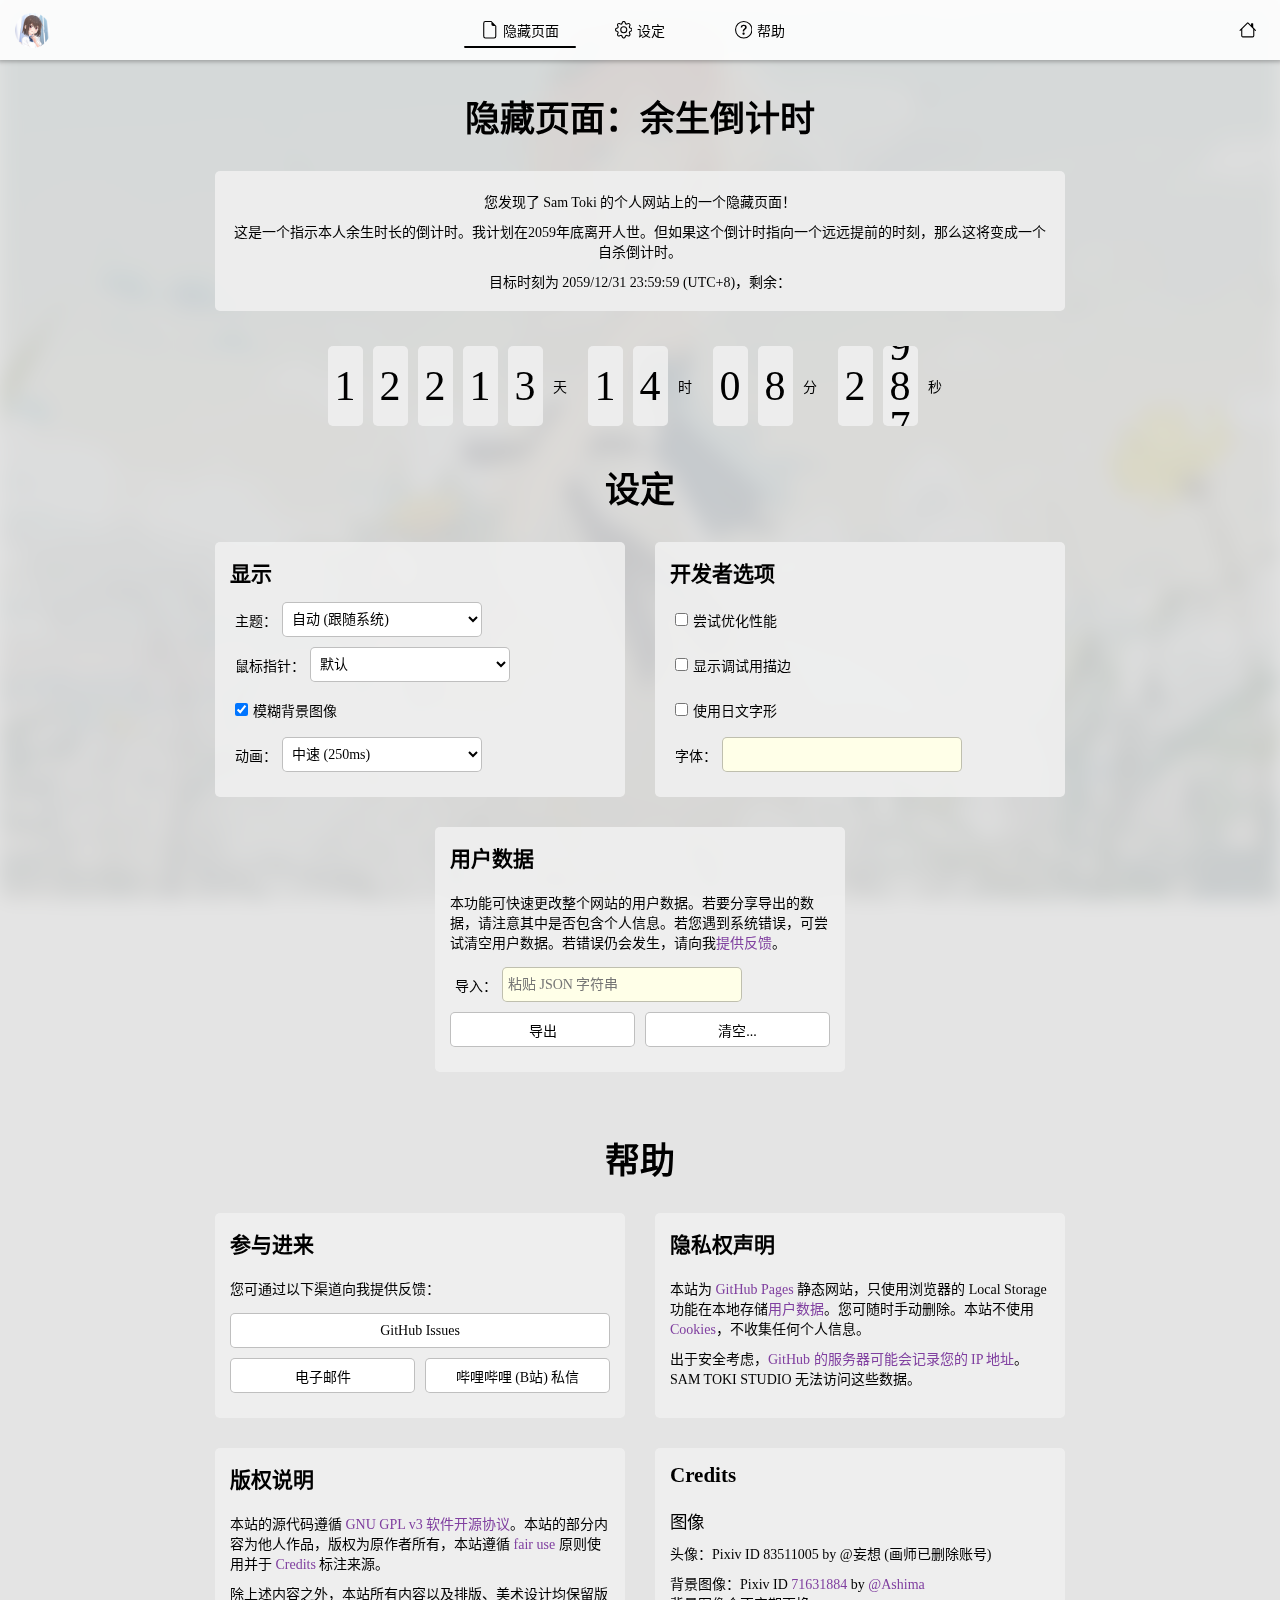
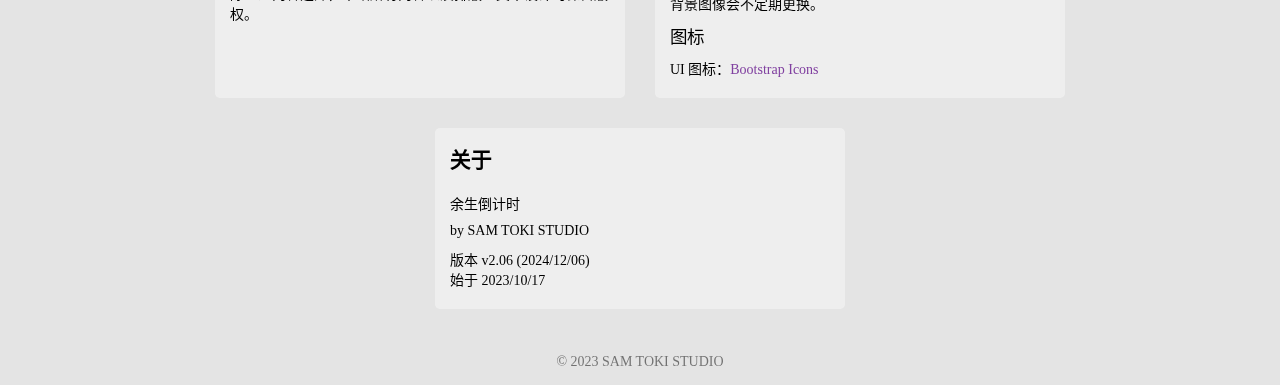
<file: LifetimeCountdown/index.html>
<!DOCTYPE html>

<!-- For SamToki.github.io/LifetimeCountdown -->
<!-- Released under GNU GPL v3 open source license. -->
<!-- © 2023 SAM TOKI STUDIO -->

<html id="Html" lang="zh-CN">
	<head>
		<meta charset="UTF-8" />
		<link rel="icon" type="image/png" href="../images/Icon_Small.png" />
		<title>余生倒计时</title>
		<meta name="author" content="SAM TOKI STUDIO" />
		<meta name="version" content="v2.06 (2024/12/06). Since 2023/10/17." />
		<meta name="description" content="Description not provided because this is a hidden page." />
		<meta name="copyright" content="© 2023 SAM TOKI STUDIO" />

		<meta name="theme-color" media="(prefers-color-scheme: light)" content="#FFFFFF">
		<meta name="theme-color" media="(prefers-color-scheme: dark)" content="#303030">
		<meta name="viewport" content="width=device-width, initial-scale=1, interactive-widget=resizes-content" />
		<link rel="stylesheet" href="../styles/common.css" />
		<link id="ThemeVariant_Common" rel="stylesheet" href="../styles/common_Dark.css" media="(prefers-color-scheme: dark)" />
		<link id="ThemeVariant_Common_HighContrast" rel="stylesheet" href="../styles/common_HighContrast.css" media="(prefers-contrast: more)" />
		<link rel="stylesheet" href="styles/style.css" />
		<!-- <link id="ThemeVariant_Style" rel="stylesheet" href="styles/style_Dark.css" media="(prefers-color-scheme: dark)" />
		<link id="ThemeVariant_Style_HighContrast" rel="stylesheet" href="styles/style_HighContrast.css" media="(prefers-contrast: more)" /> -->
		<script defer src="../scripts/common.js"></script>
		<script defer src="../scripts/common_UserDataRepairer.js"></script>
		<script defer src="scripts/script.js"></script>
	</head>

	<body>
		<div class="Blur" id="BgImage"></div>

		<header id="Topbar">
			<ul class="CtrlGroup">
				<li class="Ctrl" id="Ctrl_Title">
					<a class="Button" href="https://SamToki.github.io/LifetimeCountdown" title="余生倒计时" aria-label="余生倒计时">
						<img src="../images/Icon.png" alt="网页图标" />
					</a>
				</li>
				<li class="Ctrl" id="Ctrl_Nav">
					<button class="Button HiddenHorizontally" id="Button_Nav" inert="true" onclick="Show('DropctrlGroup_Nav')" title="导航菜单" aria-label="导航菜单">
						<svg class="Icon Larger" viewBox="0 0 16 16" aria-hidden="true">
							<path d="M2.5 12a.5.5 0 0 1 .5-.5h10a.5.5 0 0 1 0 1H3a.5.5 0 0 1-.5-.5m0-4a.5.5 0 0 1 .5-.5h10a.5.5 0 0 1 0 1H3a.5.5 0 0 1-.5-.5m0-4a.5.5 0 0 1 .5-.5h10a.5.5 0 0 1 0 1H3a.5.5 0 0 1-.5-.5"/>
						</svg>
					</button>
					<nav>
						<ul class="DropctrlGroup HiddenInMobileLayout" id="DropctrlGroup_Nav">
							<li class="Dropctrl Nav" id="Nav_HiddenPage">
								<a class="Button" href="#HiddenPage">
									<svg class="Icon" viewBox="0 0 16 16" aria-hidden="true">
										<path d="M14 4.5V14a2 2 0 0 1-2 2H4a2 2 0 0 1-2-2V2a2 2 0 0 1 2-2h5.5zm-3 0A1.5 1.5 0 0 1 9.5 3V1H4a1 1 0 0 0-1 1v12a1 1 0 0 0 1 1h8a1 1 0 0 0 1-1V4.5z"/>
									</svg>
									<span class="LabelAfterIcon">隐藏页面</span>
								</a>
							</li>
							<li class="Dropctrl Nav" id="Nav_Settings">
								<a class="Button" href="#Settings">
									<svg class="Icon" viewBox="0 0 16 16" aria-hidden="true">
										<path d="M8 4.754a3.246 3.246 0 1 0 0 6.492 3.246 3.246 0 0 0 0-6.492M5.754 8a2.246 2.246 0 1 1 4.492 0 2.246 2.246 0 0 1-4.492 0"/>
										<path d="M9.796 1.343c-.527-1.79-3.065-1.79-3.592 0l-.094.319a.873.873 0 0 1-1.255.52l-.292-.16c-1.64-.892-3.433.902-2.54 2.541l.159.292a.873.873 0 0 1-.52 1.255l-.319.094c-1.79.527-1.79 3.065 0 3.592l.319.094a.873.873 0 0 1 .52 1.255l-.16.292c-.892 1.64.901 3.434 2.541 2.54l.292-.159a.873.873 0 0 1 1.255.52l.094.319c.527 1.79 3.065 1.79 3.592 0l.094-.319a.873.873 0 0 1 1.255-.52l.292.16c1.64.893 3.434-.902 2.54-2.541l-.159-.292a.873.873 0 0 1 .52-1.255l.319-.094c1.79-.527 1.79-3.065 0-3.592l-.319-.094a.873.873 0 0 1-.52-1.255l.16-.292c.893-1.64-.902-3.433-2.541-2.54l-.292.159a.873.873 0 0 1-1.255-.52zm-2.633.283c.246-.835 1.428-.835 1.674 0l.094.319a1.873 1.873 0 0 0 2.693 1.115l.291-.16c.764-.415 1.6.42 1.184 1.185l-.159.292a1.873 1.873 0 0 0 1.116 2.692l.318.094c.835.246.835 1.428 0 1.674l-.319.094a1.873 1.873 0 0 0-1.115 2.693l.16.291c.415.764-.42 1.6-1.185 1.184l-.291-.159a1.873 1.873 0 0 0-2.693 1.116l-.094.318c-.246.835-1.428.835-1.674 0l-.094-.319a1.873 1.873 0 0 0-2.692-1.115l-.292.16c-.764.415-1.6-.42-1.184-1.185l.159-.291A1.873 1.873 0 0 0 1.945 8.93l-.319-.094c-.835-.246-.835-1.428 0-1.674l.319-.094A1.873 1.873 0 0 0 3.06 4.377l-.16-.292c-.415-.764.42-1.6 1.185-1.184l.292.159a1.873 1.873 0 0 0 2.692-1.115z"/>
									</svg>
									<span class="LabelAfterIcon">设定</span>
								</a>
							</li>
							<li class="Dropctrl Nav" id="Nav_Help">
								<a class="Button" href="#Help">
									<svg class="Icon" viewBox="0 0 16 16" aria-hidden="true">
										<path d="M8 15A7 7 0 1 1 8 1a7 7 0 0 1 0 14m0 1A8 8 0 1 0 8 0a8 8 0 0 0 0 16"/>
										<path d="M5.255 5.786a.237.237 0 0 0 .241.247h.825c.138 0 .248-.113.266-.25.09-.656.54-1.134 1.342-1.134.686 0 1.314.343 1.314 1.168 0 .635-.374.927-.965 1.371-.673.489-1.206 1.06-1.168 1.987l.003.217a.25.25 0 0 0 .25.246h.811a.25.25 0 0 0 .25-.25v-.105c0-.718.273-.927 1.01-1.486.609-.463 1.244-.977 1.244-2.056 0-1.511-1.276-2.241-2.673-2.241-1.267 0-2.655.59-2.75 2.286m1.557 5.763c0 .533.425.927 1.01.927.609 0 1.028-.394 1.028-.927 0-.552-.42-.94-1.029-.94-.584 0-1.009.388-1.009.94"/>
									</svg>
									<span class="LabelAfterIcon">帮助</span>
								</a>
							</li>
							<li class="Ctrl" id="Ctrl_NavUnderline" inert="true"></li>
						</ul>
					</nav>
				</li>
				<li class="Ctrl" id="Ctrl_HomePage">
					<a class="Button" href=".." title="主页" aria-label="主页">
						<svg class="Icon" viewBox="0 0 16 16" aria-hidden="true">
							<path d="M8.707 1.5a1 1 0 0 0-1.414 0L.646 8.146a.5.5 0 0 0 .708.708L2 8.207V13.5A1.5 1.5 0 0 0 3.5 15h9a1.5 1.5 0 0 0 1.5-1.5V8.207l.646.647a.5.5 0 0 0 .708-.708L13 5.793V2.5a.5.5 0 0 0-.5-.5h-1a.5.5 0 0 0-.5.5v1.293zM13 7.207V13.5a.5.5 0 0 1-.5.5h-9a.5.5 0 0 1-.5-.5V7.207l5-5z"/>
						</svg>
					</a>
				</li>
			</ul>
		</header>

		<main id="Main">
			<section id="HiddenPage">
				<h1 class="SectionTitle">隐藏页面：余生倒计时</h1>
				<ul class="ItemGroup">
					<li class="Item Prolog">
						<p>您发现了 Sam Toki 的个人网站上的一个隐藏页面！</p>
						<p>这是一个指示本人余生时长的倒计时。我计划在2059年底离开人世。但如果这个倒计时指向一个远远提前的时刻，那么这将变成一个自杀倒计时。</p>
						<p>目标时刻为 2059/12/31 23:59:59 (UTC+8)，剩余：</p>
					</li>
				</ul>
				<div class="Ctnr" id="Ctnr_HiddenPageDashboard">
					<ul class="CtrlGroup">
						<li class="Ctrl" id="Ctrl_HiddenPageCurrentTimeDay">
							<ul class="CtrlGroup">
								<li class="Ctrl Box">
									<div class="RollingDigit" id="RollingDigit_HiddenPage1">
										<span>9</span><span>8</span><span>7</span><span>6</span><span>5</span><span>4</span><span>3</span><span>2</span><span>1</span><span> </span>
									</div>
								</li>
								<li class="Ctrl Box">
									<div class="RollingDigit" id="RollingDigit_HiddenPage2">
										<span>0</span><span>9</span><span>8</span><span>7</span><span>6</span><span>5</span><span>4</span><span>3</span><span>2</span><span>1</span><span>0</span>
									</div>
								</li>
								<li class="Ctrl Box">
									<div class="RollingDigit" id="RollingDigit_HiddenPage3">
										<span>0</span><span>9</span><span>8</span><span>7</span><span>6</span><span>5</span><span>4</span><span>3</span><span>2</span><span>1</span><span>0</span>
									</div>
								</li>
								<li class="Ctrl Box">
									<div class="RollingDigit" id="RollingDigit_HiddenPage4">
										<span>0</span><span>9</span><span>8</span><span>7</span><span>6</span><span>5</span><span>4</span><span>3</span><span>2</span><span>1</span><span>0</span>
									</div>
								</li>
								<li class="Ctrl Box">
									<div class="RollingDigit" id="RollingDigit_HiddenPage5">
										<span>0</span><span>9</span><span>8</span><span>7</span><span>6</span><span>5</span><span>4</span><span>3</span><span>2</span><span>1</span><span>0</span>
									</div>
								</li>
								<li class="Ctrl TimeUnitLabel">
									<span>天</span>
								</li>
							</ul>
						</li>
						<li class="Ctrl" id="Ctrl_HiddenPageCurrentTimeHour">
							<ul class="CtrlGroup">
								<li class="Ctrl Box">
									<div class="RollingDigit" id="RollingDigit_HiddenPage6">
										<span>0</span><span>2</span><span>1</span><span>0</span>
									</div>
								</li>
								<li class="Ctrl Box">
									<div class="RollingDigit" id="RollingDigit_HiddenPage7">
										<span>0</span><span>9</span><span>8</span><span>7</span><span>6</span><span>5</span><span>4</span><span>3</span><span>2</span><span>1</span><span>0</span>
									</div>
								</li>
								<li class="Ctrl TimeUnitLabel">
									<span>时</span>
								</li>
							</ul>
						</li>
						<li class="Ctrl" id="Ctrl_HiddenPageCurrentTimeMinute">
							<ul class="CtrlGroup">
								<li class="Ctrl Box">
									<div class="RollingDigit" id="RollingDigit_HiddenPage8">
										<span>0</span><span>5</span><span>4</span><span>3</span><span>2</span><span>1</span><span>0</span>
									</div>
								</li>
								<li class="Ctrl Box">
									<div class="RollingDigit" id="RollingDigit_HiddenPage9">
										<span>0</span><span>9</span><span>8</span><span>7</span><span>6</span><span>5</span><span>4</span><span>3</span><span>2</span><span>1</span><span>0</span>
									</div>
								</li>
								<li class="Ctrl TimeUnitLabel">
									<span>分</span>
								</li>
							</ul>
						</li>
						<li class="Ctrl" id="Ctrl_HiddenPageCurrentTimeSecond">
							<ul class="CtrlGroup">
								<li class="Ctrl Box">
									<div class="RollingDigit" id="RollingDigit_HiddenPage10">
										<span>0</span><span>5</span><span>4</span><span>3</span><span>2</span><span>1</span><span>0</span>
									</div>
								</li>
								<li class="Ctrl Box">
									<div class="RollingDigit" id="RollingDigit_HiddenPage11">
										<span>9</span><span>8</span><span>7</span>
										<span>1</span><span>0</span><span>9</span><span>8</span><span>7</span><span>6</span><span>5</span><span>4</span><span>3</span><span>2</span><span>1</span><span>0</span><span>9</span>
										<span>2</span><span>1</span><span>0</span>
									</div>
								</li>
								<li class="Ctrl TimeUnitLabel">
									<span>秒</span>
								</li>
							</ul>
						</li>
					</ul>
				</div>
			</section>

			<section id="Settings">
				<h1 class="SectionTitle">设定</h1>
				<ul class="ItemGroup">
					<li class="Item">
						<fieldset>
							<legend>显示</legend>
							<ul class="CtrlGroup">
								<li class="Ctrl">
									<label for="Combobox_SettingsTheme">
										<span>主题：</span>
										<select class="Combobox" id="Combobox_SettingsTheme" onchange="SetTheme()">
											<option value="Auto" selected>自动 (跟随系统)</option>
											<option value="Light">浅色</option>
											<option value="Dark">深色</option>
											<option value="Genshin">原神</option>
											<option value="HighContrast">高对比度 (无障碍)</option>
										</select>
									</label>
								</li>
								<li class="Ctrl">
									<label for="Combobox_SettingsCursor">
										<span>鼠标指针：</span>
										<select class="Combobox" id="Combobox_SettingsCursor" onchange="SetCursor()">
											<option value="Default" selected>默认</option>
											<option value="BTRAhoge">孤独摇滚！</option>
											<option value="Genshin">原神</option>
											<option value="GenshinFurina">原神-芙宁娜</option>
											<option value="GenshinNahida">原神-纳西妲</option>
										</select>
									</label>
								</li>
								<li class="Ctrl">
									<label for="Checkbox_SettingsBlurBgImage">
										<input class="Checkbox" id="Checkbox_SettingsBlurBgImage" type="checkbox" checked="true" onchange="SetBlurBgImage()" />
										<span>模糊背景图像</span>
									</label>
								</li>
								<li class="Ctrl">
									<label for="Combobox_SettingsAnim">
										<span>动画：</span>
										<select class="Combobox" id="Combobox_SettingsAnim" onchange="SetAnim()">
											<option value="0">禁用 (无障碍)</option>
											<option value="100">快速 (100ms)</option>
											<option value="250" selected>中速 (250ms)</option>
											<option value="500">慢速 (500ms)</option>
										</select>
									</label>
								</li>
							</ul>
						</fieldset>
					</li>
					<li class="Item">
						<fieldset>
							<legend>开发者选项</legend>
							<ul class="CtrlGroup">
								<li class="Ctrl">
									<label for="Checkbox_SettingsTryToOptimizePerformance">
										<input class="Checkbox" id="Checkbox_SettingsTryToOptimizePerformance" type="checkbox" checked="false" onchange="SetTryToOptimizePerformance()" />
										<span>尝试优化性能</span>
									</label>
								</li>
								<li class="Ctrl">
									<label for="Checkbox_SettingsShowDebugOutlines">
										<input class="Checkbox" id="Checkbox_SettingsShowDebugOutlines" type="checkbox" checked="false" onchange="SetShowDebugOutlines()" />
										<span>显示调试用描边</span>
									</label>
								</li>
								<li class="Ctrl">
									<label for="Checkbox_SettingsUseJapaneseGlyph">
										<input class="Checkbox" id="Checkbox_SettingsUseJapaneseGlyph" type="checkbox" checked="false" onchange="SetUseJapaneseGlyph()" />
										<span>使用日文字形</span>
									</label>
								</li>
								<li class="Ctrl">
									<label for="Textbox_SettingsFont">
										<span>字体：</span>
										<input class="Textbox" id="Textbox_SettingsFont" type="text" onchange="SetFont()" />
									</label>
								</li>
							</ul>
						</fieldset>
					</li>
					<li class="Item" id="Item_SettingsUserData">
						<fieldset>
							<legend>用户数据</legend>
							<p>本功能可快速更改整个网站的用户数据。若要分享导出的数据，请注意其中是否包含个人信息。若您遇到系统错误，可尝试清空用户数据。若错误仍会发生，请向我<a href="#Item_HelpGetInvolved" onclick="ShowIAmHere('Item_HelpGetInvolved')">提供反馈</a>。</p>
							<ul class="CtrlGroup BelowParagraph">
								<li class="Ctrl">
									<label for="Textbox_SettingsUserDataImport">
										<span>导入：</span>
										<input class="Textbox" id="Textbox_SettingsUserDataImport" type="text" onclick="SelectText('Textbox_SettingsUserDataImport')" onchange="ImportUserData()" placeholder="粘贴 JSON 字符串" title="粘贴 JSON 字符串" />
									</label>
								</li>
								<li class="Ctrl WidthDividedBy2">
									<button class="Button" onclick="ExportUserData()">导出</button>
								</li>
								<li class="Ctrl WidthDividedBy2">
									<button class="Button" onclick="ConfirmClearUserData()">清空...</button>
								</li>
							</ul>
						</fieldset>
					</li>
				</ul>
			</section>

			<section id="Help">
				<h1 class="SectionTitle">帮助</h1>
				<ul class="ItemGroup">
					<li class="Item" id="Item_HelpGetInvolved">
						<fieldset>
							<legend>参与进来</legend>
							<p>您可通过以下渠道向我提供反馈：</p>
							<ul class="CtrlGroup BelowParagraph">
								<li class="Ctrl">
									<a class="Button" href="https://github.com/SamToki/SamToki.github.io/issues">GitHub Issues</a>
								</li>
								<li class="Ctrl WidthDividedBy2">
									<a class="Button" href="mailto:SamTokiFeedback@outlook.com">电子邮件</a>
								</li>
								<li class="Ctrl WidthDividedBy2">
									<a class="Button" href="https://message.bilibili.com/#whisper/mid1557377413">哔哩哔哩 (B站) 私信</a>
								</li>
							</ul>
						</fieldset>
					</li>
					<li class="Item">
						<fieldset>
							<legend>隐私权声明</legend>
							<p>本站为 <a href="https://docs.github.com/en/pages/getting-started-with-github-pages/about-github-pages">GitHub Pages</a> 静态网站，只使用浏览器的 Local Storage 功能在本地存储<a href="#Item_SettingsUserData" onclick="ShowIAmHere('Item_SettingsUserData')">用户数据</a>。您可随时手动删除。本站不使用 <a href="https://zh.wikipedia.org/wiki/Cookie">Cookies</a>，不收集任何个人信息。</p>
							<p>出于安全考虑，<a href="https://docs.github.com/en/pages/getting-started-with-github-pages/about-github-pages#data-collection">GitHub 的服务器可能会记录您的 IP 地址</a>。SAM TOKI STUDIO 无法访问这些数据。</p>
						</fieldset>
					</li>
					<li class="Item">
						<fieldset>
							<legend>版权说明</legend>
							<p>本站的源代码遵循 <a href="https://www.gnu.org/licenses/gpl-3.0.en.html">GNU GPL v3 软件开源协议</a>。本站的部分内容为他人作品，版权为原作者所有，本站遵循 <a href="https://zh.wikipedia.org/wiki/fair_use">fair use</a> 原则使用并于 <a href="#Item_HelpCredits" onclick="ShowIAmHere('Item_HelpCredits')">Credits</a> 标注来源。</p>
							<p>除上述内容之外，本站所有内容以及排版、美术设计均保留版权。</p>
						</fieldset>
					</li>
					<li class="Item" id="Item_HelpCredits">
						<fieldset>
							<legend>Credits</legend>
							<h4>图像</h4>
							<p>头像：Pixiv ID 83511005 by @妄想 (画师已删除账号)</p>
							<p>背景图像：Pixiv ID <a href="https://pixiv.net/en/artworks/71631884">71631884</a> by <a href="https://pixiv.net/en/users/2642047">@Ashima</a><br />
								背景图像会不定期更换。</p>
							<h4>图标</h4>
							<p>UI 图标：<a href="https://icons.getbootstrap.com">Bootstrap Icons</a></p>
						</fieldset>
					</li>
					<li class="Item">
						<fieldset>
							<legend>关于</legend>
							<p>余生倒计时</p>
							<p>by SAM TOKI STUDIO</p>
							<p>版本 v2.06 (<time datetime="2024-12-06" pubdate="pubdate">2024/12/06</time>)<br />
								始于 2023/10/17</p>
						</fieldset>
					</li>
				</ul>
			</section>
		</main>

		<footer>
			<span>© 2023 SAM TOKI STUDIO</span>
		</footer>

		<div id="Toast">
			<span id="Label_Toast">正在初始化...</span>
		</div>

		<div class="ScreenFilter Faded" id="ScreenFilter_Dialog" inert="true" onclick="AnswerDialog(3)"></div>
		<div class="Window Hidden" id="Window_Dialog" inert="true">
			<ul class="CtrlGroup" id="CtrlGroup_DialogPrompt">
				<li class="Ctrl" id="Ctrl_DialogIconInfo">
					<svg class="DialogIcon" id="DialogIcon_Info" viewBox="0 0 16 16" aria-hidden="true">
						<path d="M8 15A7 7 0 1 1 8 1a7 7 0 0 1 0 14m0 1A8 8 0 1 0 8 0a8 8 0 0 0 0 16"/>
						<path d="m8.93 6.588-2.29.287-.082.38.45.083c.294.07.352.176.288.469l-.738 3.468c-.194.897.105 1.319.808 1.319.545 0 1.178-.252 1.465-.598l.088-.416c-.2.176-.492.246-.686.246-.275 0-.375-.193-.304-.533zM9 4.5a1 1 0 1 1-2 0 1 1 0 0 1 2 0"/>
					</svg>
				</li>
				<li class="Ctrl HiddenHorizontally" id="Ctrl_DialogIconQuestion" inert="true">
					<svg class="DialogIcon" id="DialogIcon_Question" viewBox="0 0 16 16" aria-hidden="true">
						<path d="M8 15A7 7 0 1 1 8 1a7 7 0 0 1 0 14zm0 1A8 8 0 1 0 8 0a8 8 0 0 0 0 16z"/>
						<path d="M5.255 5.786a.237.237 0 0 0 .241.247h.825c.138 0 .248-.113.266-.25.09-.656.54-1.134 1.342-1.134.686 0 1.314.343 1.314 1.168 0 .635-.374.927-.965 1.371-.673.489-1.206 1.06-1.168 1.987l.003.217a.25.25 0 0 0 .25.246h.811a.25.25 0 0 0 .25-.25v-.105c0-.718.273-.927 1.01-1.486.609-.463 1.244-.977 1.244-2.056 0-1.511-1.276-2.241-2.673-2.241-1.267 0-2.655.59-2.75 2.286zm1.557 5.763c0 .533.425.927 1.01.927.609 0 1.028-.394 1.028-.927 0-.552-.42-.94-1.029-.94-.584 0-1.009.388-1.009.94z"/>
					</svg>
				</li>
				<li class="Ctrl HiddenHorizontally" id="Ctrl_DialogIconCaution" inert="true">
					<svg class="DialogIcon" id="DialogIcon_Caution" viewBox="0 0 16 16" aria-hidden="true">
						<path d="M8 15A7 7 0 1 1 8 1a7 7 0 0 1 0 14zm0 1A8 8 0 1 0 8 0a8 8 0 0 0 0 16z"/>
						<path d="M7.002 11a1 1 0 1 1 2 0 1 1 0 0 1-2 0zM7.1 4.995a.905.905 0 1 1 1.8 0l-.35 3.507a.552.552 0 0 1-1.1 0L7.1 4.995z"/>
					</svg>
				</li>
				<li class="Ctrl HiddenHorizontally" id="Ctrl_DialogIconError" inert="true">
					<svg class="DialogIcon" id="DialogIcon_Error" viewBox="0 0 16 16" aria-hidden="true">
						<path d="M8 15A7 7 0 1 1 8 1a7 7 0 0 1 0 14zm0 1A8 8 0 1 0 8 0a8 8 0 0 0 0 16z"/>
						<path d="M4.646 4.646a.5.5 0 0 1 .708 0L8 7.293l2.646-2.647a.5.5 0 0 1 .708.708L8.707 8l2.647 2.646a.5.5 0 0 1-.708.708L8 8.707l-2.646 2.647a.5.5 0 0 1-.708-.708L7.293 8 4.646 5.354a.5.5 0 0 1 0-.708z"/>
					</svg>
				</li>
				<li class="Ctrl" id="Ctrl_DialogText">
					<span id="Label_DialogText">对话框文本</span>
				</li>
			</ul>
			<ul class="CtrlGroup" id="CtrlGroup_DialogCheckboxOption">
				<li class="Ctrl HiddenHorizontally" id="Ctrl_DialogCheckboxOption" inert="true">
					<label for="Checkbox_DialogCheckboxOption">
						<input class="Checkbox" id="Checkbox_DialogCheckboxOption" type="checkbox" checked="false" />
						<span id="Label_DialogCheckboxOption">复选框选项</span>
					</label>
				</li>
			</ul>
			<ul class="CtrlGroup" id="CtrlGroup_DialogOptions">
				<li class="Ctrl HiddenHorizontally" id="Ctrl_DialogOption1" inert="true">
					<button class="Button" id="Button_DialogOption1" onclick="AnswerDialog(1)">选项</button>
				</li>
				<li class="Ctrl HiddenHorizontally" id="Ctrl_DialogOption2" inert="true">
					<button class="Button" id="Button_DialogOption2" onclick="AnswerDialog(2)">选项</button>
				</li>
				<li class="Ctrl" id="Ctrl_DialogOption3">
					<button class="Button" id="Button_DialogOption3" onclick="AnswerDialog(3)">选项</button>
				</li>
			</ul>
		</div>
	</body>
</html>
</file>
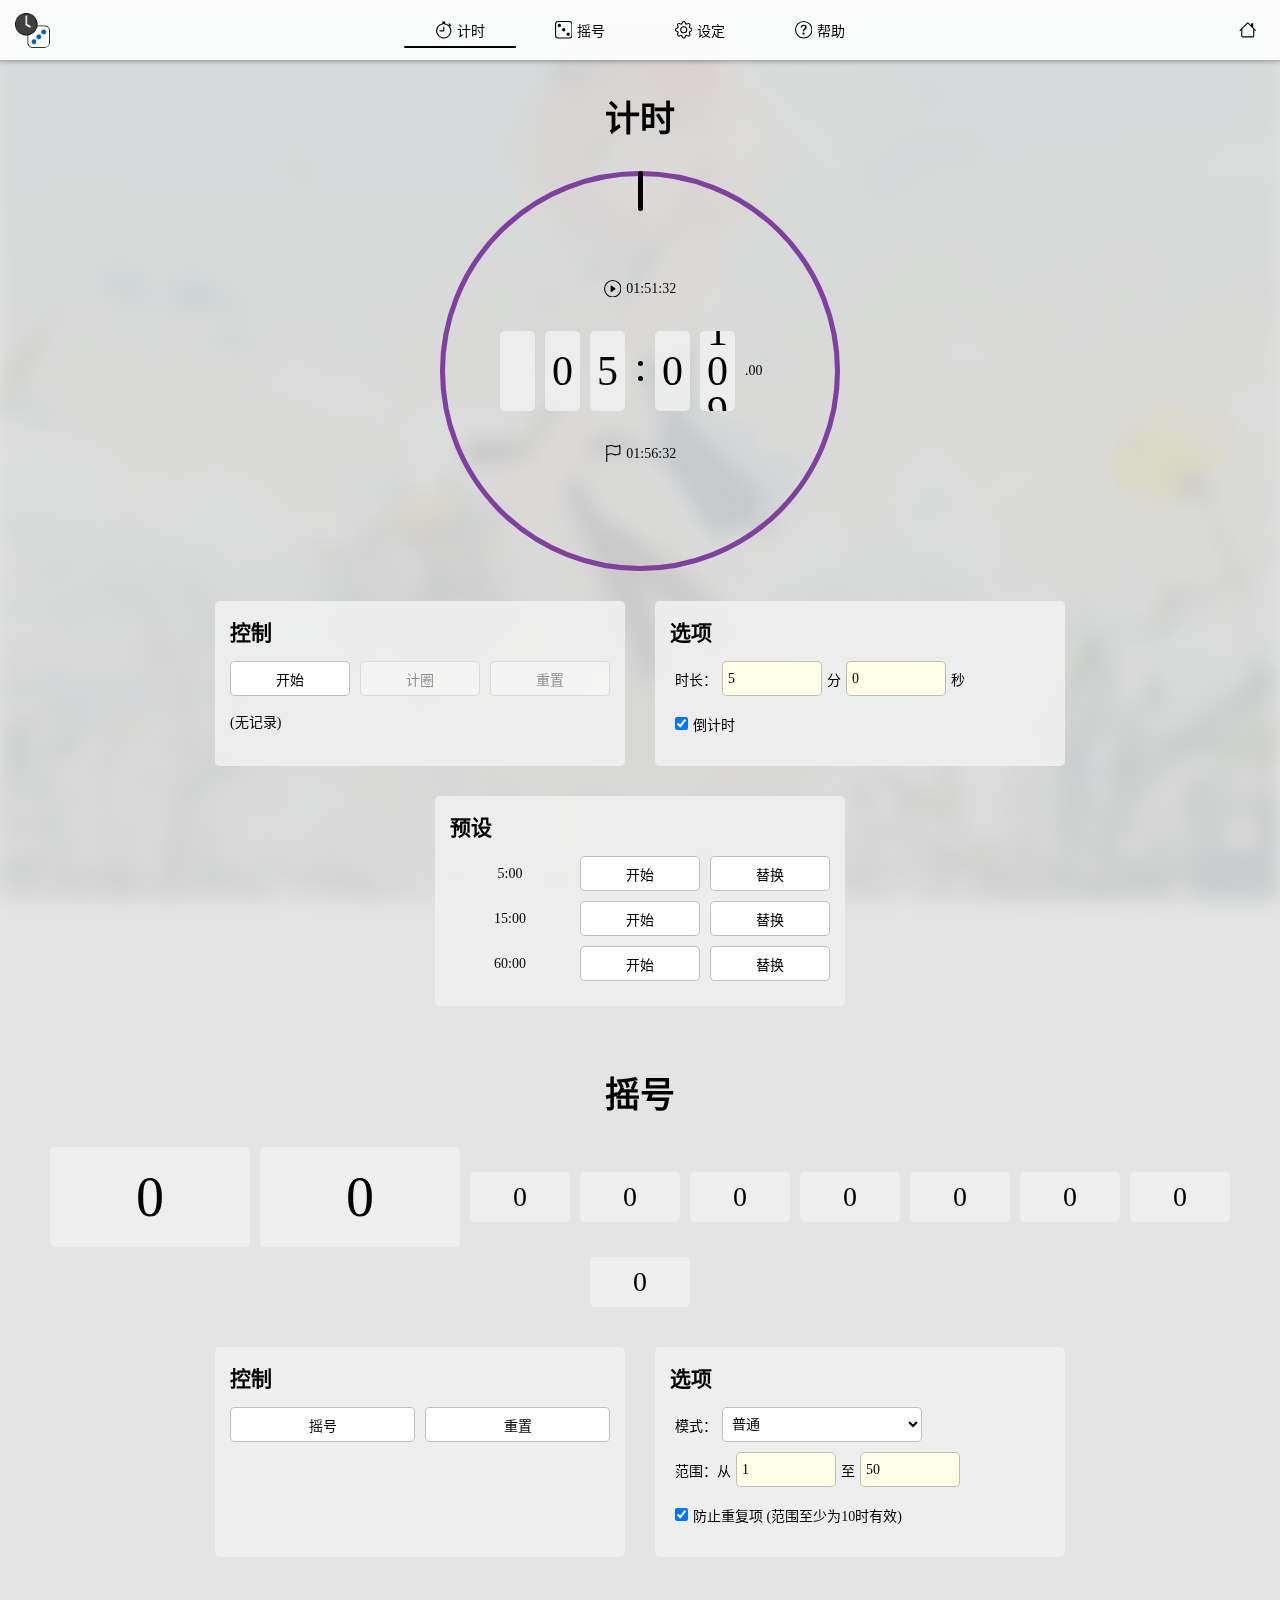
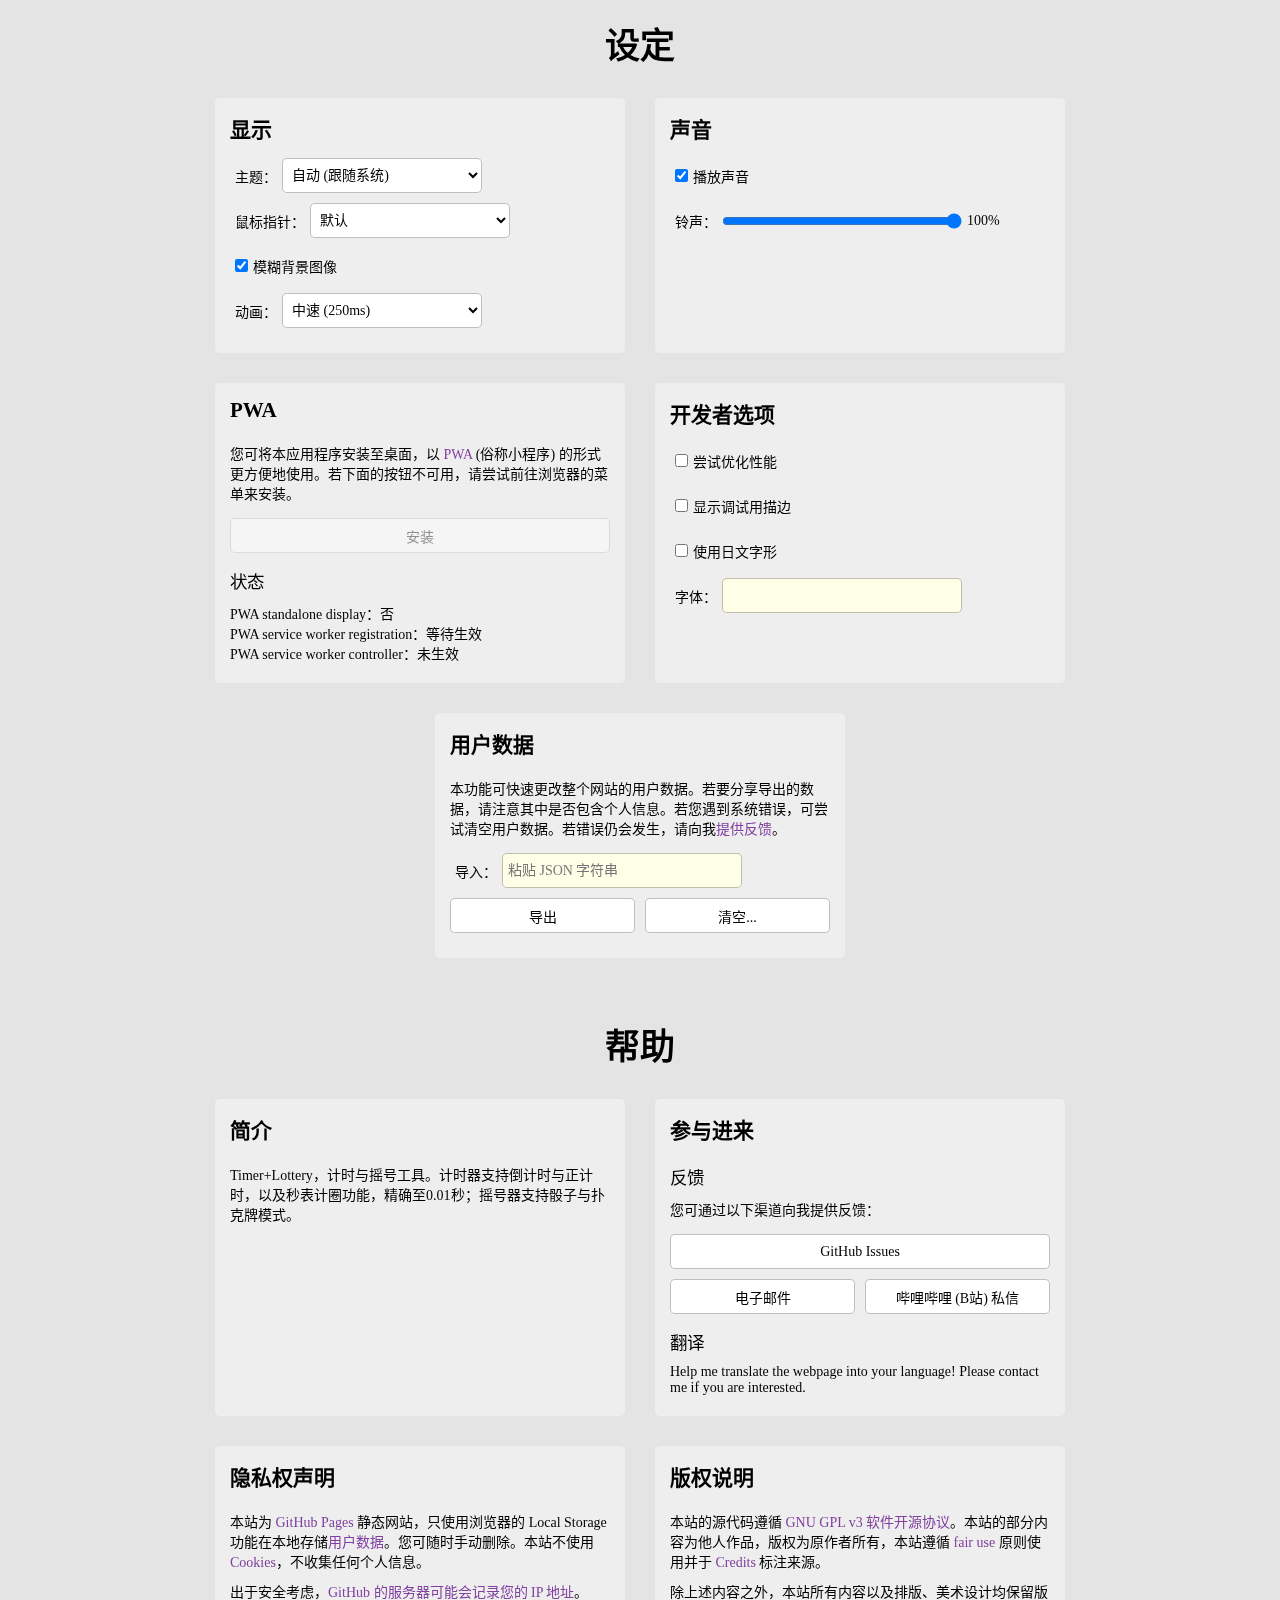
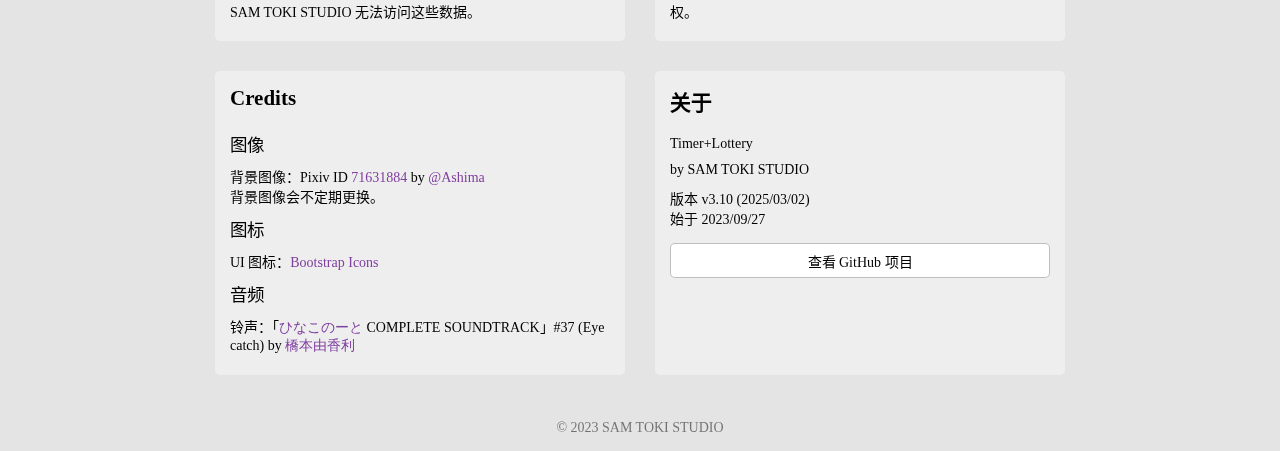
<file: Timer+Lottery/index.html>
<!DOCTYPE html>

<!-- For SamToki.github.io/Timer+Lottery -->
<!-- Released under GNU GPL v3 open source license. -->
<!-- © 2023 SAM TOKI STUDIO -->

<html id="Html" lang="zh-CN">
	<head>
		<meta charset="UTF-8" />
		<link rel="icon" type="image/png" href="images/Icon.png" />
		<title>Timer+Lottery</title>
		<meta name="author" content="SAM TOKI STUDIO" />
		<meta name="version" content="v3.10 (2025/03/02). Since 2023/09/27." />
		<meta name="description" content="计时与摇号工具。计时器支持倒计时与正计时，以及秒表计圈功能，精确至0.01秒；摇号器支持骰子与扑克牌模式。" />
		<meta name="copyright" content="© 2023 SAM TOKI STUDIO" />

		<meta name="theme-color" media="(prefers-color-scheme: light)" content="#FFFFFF">
		<meta name="theme-color" media="(prefers-color-scheme: dark)" content="#303030">
		<meta name="viewport" content="width=device-width, initial-scale=1, interactive-widget=resizes-content" />
		<link rel="stylesheet" href="../styles/common.css" />
		<link id="ThemeVariant_Common" rel="stylesheet" href="../styles/common_Dark.css" media="(prefers-color-scheme: dark)" />
		<link id="ThemeVariant_Common_HighContrast" rel="stylesheet" href="../styles/common_HighContrast.css" media="(prefers-contrast: more)" />
		<link rel="stylesheet" href="styles/style.css" />
		<link id="ThemeVariant_Style" rel="stylesheet" href="styles/style_Dark.css" media="(prefers-color-scheme: dark)" />
		<link id="ThemeVariant_Style_HighContrast" rel="stylesheet" href="styles/style_HighContrast.css" media="(prefers-contrast: more)" />
		<script defer src="../scripts/common.js"></script>
		<script defer src="../scripts/common_UserDataRepairer.js"></script>
		<script defer src="scripts/script.js"></script>

		<link rel="manifest" href="manifests/manifest.json">
	</head>

	<body>
		<div class="Blur" id="BgImage"></div>

		<header id="Topbar">
			<ul class="CtrlGroup">
				<li class="Ctrl" id="Ctrl_Title">
					<a class="Button" href="https://SamToki.github.io/Timer+Lottery" title="Timer+Lottery" aria-label="Timer+Lottery">
						<img src="images/Icon.png" alt="网页图标" />
					</a>
				</li>
				<li class="Ctrl" id="Ctrl_Nav">
					<button class="Button HiddenHorizontally" id="Button_Nav" inert="true" onclick="Show('DropctrlGroup_Nav')" title="导航菜单" aria-label="导航菜单">
						<svg class="Icon Larger" viewBox="0 0 16 16" aria-hidden="true">
							<path d="M2.5 12a.5.5 0 0 1 .5-.5h10a.5.5 0 0 1 0 1H3a.5.5 0 0 1-.5-.5m0-4a.5.5 0 0 1 .5-.5h10a.5.5 0 0 1 0 1H3a.5.5 0 0 1-.5-.5m0-4a.5.5 0 0 1 .5-.5h10a.5.5 0 0 1 0 1H3a.5.5 0 0 1-.5-.5"/>
						</svg>
					</button>
					<nav>
						<ul class="DropctrlGroup HiddenInMobileLayout" id="DropctrlGroup_Nav">
							<li class="Dropctrl Nav" id="Nav_Timer">
								<a class="Button" href="#Timer">
									<svg class="Icon" viewBox="0 0 16 16" aria-hidden="true">
										<path d="M8.5 5.6a.5.5 0 1 0-1 0v2.9h-3a.5.5 0 0 0 0 1H8a.5.5 0 0 0 .5-.5z"/>
										<path d="M6.5 1A.5.5 0 0 1 7 .5h2a.5.5 0 0 1 0 1v.57c1.36.196 2.594.78 3.584 1.64l.012-.013.354-.354-.354-.353a.5.5 0 0 1 .707-.708l1.414 1.415a.5.5 0 1 1-.707.707l-.353-.354-.354.354-.013.012A7 7 0 1 1 7 2.071V1.5a.5.5 0 0 1-.5-.5M8 3a6 6 0 1 0 .001 12A6 6 0 0 0 8 3"/>
									</svg>
									<span class="LabelAfterIcon">计时</span>
								</a>
							</li>
							<li class="Dropctrl Nav" id="Nav_Lottery">
								<a class="Button" href="#Lottery">
									<svg class="Icon" viewBox="0 0 16 16" aria-hidden="true">
										<path d="M13 1a2 2 0 0 1 2 2v10a2 2 0 0 1-2 2H3a2 2 0 0 1-2-2V3a2 2 0 0 1 2-2zM3 0a3 3 0 0 0-3 3v10a3 3 0 0 0 3 3h10a3 3 0 0 0 3-3V3a3 3 0 0 0-3-3z"/>
										<path d="M5.5 4a1.5 1.5 0 1 1-3 0 1.5 1.5 0 0 1 3 0m8 8a1.5 1.5 0 1 1-3 0 1.5 1.5 0 0 1 3 0m-4-4a1.5 1.5 0 1 1-3 0 1.5 1.5 0 0 1 3 0"/>
									</svg>
									<span class="LabelAfterIcon">摇号</span>
								</a>
							</li>
							<li class="Dropctrl Nav" id="Nav_Settings">
								<a class="Button" href="#Settings">
									<svg class="Icon" viewBox="0 0 16 16" aria-hidden="true">
										<path d="M8 4.754a3.246 3.246 0 1 0 0 6.492 3.246 3.246 0 0 0 0-6.492M5.754 8a2.246 2.246 0 1 1 4.492 0 2.246 2.246 0 0 1-4.492 0"/>
										<path d="M9.796 1.343c-.527-1.79-3.065-1.79-3.592 0l-.094.319a.873.873 0 0 1-1.255.52l-.292-.16c-1.64-.892-3.433.902-2.54 2.541l.159.292a.873.873 0 0 1-.52 1.255l-.319.094c-1.79.527-1.79 3.065 0 3.592l.319.094a.873.873 0 0 1 .52 1.255l-.16.292c-.892 1.64.901 3.434 2.541 2.54l.292-.159a.873.873 0 0 1 1.255.52l.094.319c.527 1.79 3.065 1.79 3.592 0l.094-.319a.873.873 0 0 1 1.255-.52l.292.16c1.64.893 3.434-.902 2.54-2.541l-.159-.292a.873.873 0 0 1 .52-1.255l.319-.094c1.79-.527 1.79-3.065 0-3.592l-.319-.094a.873.873 0 0 1-.52-1.255l.16-.292c.893-1.64-.902-3.433-2.541-2.54l-.292.159a.873.873 0 0 1-1.255-.52zm-2.633.283c.246-.835 1.428-.835 1.674 0l.094.319a1.873 1.873 0 0 0 2.693 1.115l.291-.16c.764-.415 1.6.42 1.184 1.185l-.159.292a1.873 1.873 0 0 0 1.116 2.692l.318.094c.835.246.835 1.428 0 1.674l-.319.094a1.873 1.873 0 0 0-1.115 2.693l.16.291c.415.764-.42 1.6-1.185 1.184l-.291-.159a1.873 1.873 0 0 0-2.693 1.116l-.094.318c-.246.835-1.428.835-1.674 0l-.094-.319a1.873 1.873 0 0 0-2.692-1.115l-.292.16c-.764.415-1.6-.42-1.184-1.185l.159-.291A1.873 1.873 0 0 0 1.945 8.93l-.319-.094c-.835-.246-.835-1.428 0-1.674l.319-.094A1.873 1.873 0 0 0 3.06 4.377l-.16-.292c-.415-.764.42-1.6 1.185-1.184l.292.159a1.873 1.873 0 0 0 2.692-1.115z"/>
									</svg>
									<span class="LabelAfterIcon">设定</span>
								</a>
							</li>
							<li class="Dropctrl Nav" id="Nav_Help">
								<a class="Button" href="#Help">
									<svg class="Icon" viewBox="0 0 16 16" aria-hidden="true">
										<path d="M8 15A7 7 0 1 1 8 1a7 7 0 0 1 0 14m0 1A8 8 0 1 0 8 0a8 8 0 0 0 0 16"/>
										<path d="M5.255 5.786a.237.237 0 0 0 .241.247h.825c.138 0 .248-.113.266-.25.09-.656.54-1.134 1.342-1.134.686 0 1.314.343 1.314 1.168 0 .635-.374.927-.965 1.371-.673.489-1.206 1.06-1.168 1.987l.003.217a.25.25 0 0 0 .25.246h.811a.25.25 0 0 0 .25-.25v-.105c0-.718.273-.927 1.01-1.486.609-.463 1.244-.977 1.244-2.056 0-1.511-1.276-2.241-2.673-2.241-1.267 0-2.655.59-2.75 2.286m1.557 5.763c0 .533.425.927 1.01.927.609 0 1.028-.394 1.028-.927 0-.552-.42-.94-1.029-.94-.584 0-1.009.388-1.009.94"/>
									</svg>
									<span class="LabelAfterIcon">帮助</span>
								</a>
							</li>
							<li class="Ctrl" id="Ctrl_NavUnderline" inert="true"></li>
						</ul>
					</nav>
				</li>
				<li class="Ctrl" id="Ctrl_HomePage">
					<a class="Button" href=".." title="主页" aria-label="主页">
						<svg class="Icon" viewBox="0 0 16 16" aria-hidden="true">
							<path d="M8.707 1.5a1 1 0 0 0-1.414 0L.646 8.146a.5.5 0 0 0 .708.708L2 8.207V13.5A1.5 1.5 0 0 0 3.5 15h9a1.5 1.5 0 0 0 1.5-1.5V8.207l.646.647a.5.5 0 0 0 .708-.708L13 5.793V2.5a.5.5 0 0 0-.5-.5h-1a.5.5 0 0 0-.5.5v1.293zM13 7.207V13.5a.5.5 0 0 1-.5.5h-9a.5.5 0 0 1-.5-.5V7.207l5-5z"/>
						</svg>
					</a>
				</li>
			</ul>
		</header>

		<main id="Main">
			<section id="Timer">
				<h1 class="SectionTitle">计时</h1>
				<div class="Ctnr" id="Ctnr_TimerDashboard">
					<ul class="CtrlGroup">
						<li class="Ctrl" id="Ctrl_TimerProgring">
							<svg class="Progring" viewBox="0 0 400 400" aria-hidden="true">
								<circle class="ProgringBg" cx="200" cy="200" r="197.5" />
								<circle class="ProgringFg" id="ProgringFg_Timer" cx="200" cy="200" r="197.5" />
							</svg>
						</li>
						<li class="Ctrl" id="Ctrl_TimerNeedle">
							<div class="Needle" id="Needle_Timer">
								<div class="NeedleFg" title="秒针" aria-label="秒针"></div>
							</div>
						</li>
						<li class="Ctrl" id="Ctrl_TimerStartTime" title="开始时间" aria-label="开始时间">
							<svg class="Icon" viewBox="0 0 16 16" aria-hidden="true">
								<path d="M8 15A7 7 0 1 1 8 1a7 7 0 0 1 0 14m0 1A8 8 0 1 0 8 0a8 8 0 0 0 0 16"/>
								<path d="M6.271 5.055a.5.5 0 0 1 .52.038l3.5 2.5a.5.5 0 0 1 0 .814l-3.5 2.5A.5.5 0 0 1 6 10.5v-5a.5.5 0 0 1 .271-.445"/>
							</svg>
							<span class="LabelAfterIcon" id="Label_TimerStartTime">开始时间</span>
						</li>
						<li class="Ctrl" id="Ctrl_TimerEndTime" title="结束时间" aria-label="结束时间">
							<svg class="Icon" viewBox="0 0 16 16" aria-hidden="true">
								<path d="M14.778.085A.5.5 0 0 1 15 .5V8a.5.5 0 0 1-.314.464L14.5 8l.186.464-.003.001-.006.003-.023.009a12 12 0 0 1-.397.15c-.264.095-.631.223-1.047.35-.816.252-1.879.523-2.71.523-.847 0-1.548-.28-2.158-.525l-.028-.01C7.68 8.71 7.14 8.5 6.5 8.5c-.7 0-1.638.23-2.437.477A20 20 0 0 0 3 9.342V15.5a.5.5 0 0 1-1 0V.5a.5.5 0 0 1 1 0v.282c.226-.079.496-.17.79-.26C4.606.272 5.67 0 6.5 0c.84 0 1.524.277 2.121.519l.043.018C9.286.788 9.828 1 10.5 1c.7 0 1.638-.23 2.437-.477a20 20 0 0 0 1.349-.476l.019-.007.004-.002h.001M14 1.221c-.22.078-.48.167-.766.255-.81.252-1.872.523-2.734.523-.886 0-1.592-.286-2.203-.534l-.008-.003C7.662 1.21 7.139 1 6.5 1c-.669 0-1.606.229-2.415.478A21 21 0 0 0 3 1.845v6.433c.22-.078.48-.167.766-.255C4.576 7.77 5.638 7.5 6.5 7.5c.847 0 1.548.28 2.158.525l.028.01C9.32 8.29 9.86 8.5 10.5 8.5c.668 0 1.606-.229 2.415-.478A21 21 0 0 0 14 7.655V1.222z"/>
							</svg>
							<span class="LabelAfterIcon" id="Label_TimerEndTime">结束时间</span>
						</li>
						<li class="Ctrl" id="Ctrl_TimerCurrentTime" title="当前时间" aria-label="当前时间">
							<ul class="CtrlGroup">
								<li class="Ctrl Box">
									<div class="RollingDigit" id="RollingDigit_Timer1">
										<span>9</span><span>8</span><span>7</span><span>6</span><span>5</span><span>4</span><span>3</span><span>2</span><span>1</span><span> </span>
									</div>
								</li>
								<li class="Ctrl Box">
									<div class="RollingDigit" id="RollingDigit_Timer2">
										<span>0</span><span>9</span><span>8</span><span>7</span><span>6</span><span>5</span><span>4</span><span>3</span><span>2</span><span>1</span><span>0</span>
									</div>
								</li>
								<li class="Ctrl Box">
									<div class="RollingDigit" id="RollingDigit_Timer3">
										<span>0</span><span>9</span><span>8</span><span>7</span><span>6</span><span>5</span><span>4</span><span>3</span><span>2</span><span>1</span><span>0</span>
									</div>
								</li>
								<li class="Ctrl" id="Ctrl_TimerCurrentTimeSeparator">
									<div class="TimeSeparator"></div>
									<div class="TimeSeparator"></div>
								</li>
								<li class="Ctrl Box">
									<div class="RollingDigit" id="RollingDigit_Timer4">
										<span>0</span><span>5</span><span>4</span><span>3</span><span>2</span><span>1</span><span>0</span>
									</div>
								</li>
								<li class="Ctrl Box">
									<div class="RollingDigit" id="RollingDigit_Timer5">
										<span>9</span><span>8</span><span>7</span>
										<span>1</span><span>0</span><span>9</span><span>8</span><span>7</span><span>6</span><span>5</span><span>4</span><span>3</span><span>2</span><span>1</span><span>0</span><span>9</span>
										<span>2</span><span>1</span><span>0</span>
									</div>
								</li>
								<li class="Ctrl" id="Ctrl_TimerMillisec">
									<span id="Label_TimerMillisec">.01<br />
										秒</span>
								</li>
							</ul>
						</li>
					</ul>
				</div>
				<ul class="ItemGroup">
					<li class="Item">
						<fieldset>
							<legend>控制</legend>
							<ul class="CtrlGroup">
								<li class="Ctrl WidthDividedBy3">
									<button class="Button" id="Button_TimerStart" onclick="StartTimer()">开始</button>
								</li>
								<li class="Ctrl WidthDividedBy3">
									<button class="Button" id="Button_TimerLap" disabled="true" onclick="LapTimer()">计圈</button>
								</li>
								<li class="Ctrl WidthDividedBy3">
									<button class="Button" id="Button_TimerReset" disabled="true" onclick="ResetTimer()">重置</button>
								</li>
								<li class="Ctrl ScrollableLog" id="Ctrl_TimerLap">
									<p id="Label_TimerLap">记录</p>
								</li>
							</ul>
						</fieldset>
					</li>
					<li class="Item">
						<fieldset>
							<legend>选项</legend>
							<ul class="CtrlGroup">
								<li class="Ctrl">
									<label for="Textbox_TimerMin">
										<span>时长：</span>
										<input class="Textbox Width100" id="Textbox_TimerMin" type="number" min="0" max="999" step="1" value="5" onclick="SelectText('Textbox_TimerMin')" onchange="SetTimerDuration()" placeholder="0~999" title="0~999" />
										<span>分</span>
										<input class="Textbox Width100" id="Textbox_TimerSec" type="number" min="-1" max="60" step="1" value="0" onclick="SelectText('Textbox_TimerSec')" onchange="SetTimerDuration()" placeholder="0~59" title="0~59" />
										<span>秒</span>
									</label>
								</li>
								<li class="Ctrl">
									<label for="Checkbox_TimerCountdown">
										<input class="Checkbox" id="Checkbox_TimerCountdown" type="checkbox" checked="true" onchange="SetTimerCountdown()" />
										<span>倒计时</span>
									</label>
								</li>
							</ul>
						</fieldset>
					</li>
					<li class="Item">
						<fieldset>
							<legend>预设</legend>
							<ul class="CtrlGroup" id="CtrlGroup_TimerPresets">
								<li class="Ctrl WidthDividedBy3">
									<span id="Label_TimerPreset1">预设1</span>
								</li>
								<li class="Ctrl WidthDividedBy3">
									<button class="Button" onclick="StartPresetTimer(1)">开始</button>
								</li>
								<li class="Ctrl WidthDividedBy3">
									<button class="Button" onclick="ReplacePresetTimer(1)">替换</button>
								</li>
								<li class="Ctrl WidthDividedBy3">
									<span id="Label_TimerPreset2">预设2</span>
								</li>
								<li class="Ctrl WidthDividedBy3">
									<button class="Button" onclick="StartPresetTimer(2)">开始</button>
								</li>
								<li class="Ctrl WidthDividedBy3">
									<button class="Button" onclick="ReplacePresetTimer(2)">替换</button>
								</li>
								<li class="Ctrl WidthDividedBy3">
									<span id="Label_TimerPreset3">预设3</span>
								</li>
								<li class="Ctrl WidthDividedBy3">
									<button class="Button" onclick="StartPresetTimer(3)">开始</button>
								</li>
								<li class="Ctrl WidthDividedBy3">
									<button class="Button" onclick="ReplacePresetTimer(3)">替换</button>
								</li>
							</ul>
						</fieldset>
					</li>
				</ul>
			</section>

			<section id="Lottery">
				<h1 class="SectionTitle">摇号</h1>
				<div class="Ctnr" id="Ctnr_LotteryDashboard">
					<ul class="CtrlGroup">
						<li class="Ctrl Box LotteryDashboardLargeNumber">
							<span id="Label_LotteryNumber1" title="号码" aria-label="号码">号码</span>
						</li>
						<li class="Ctrl Box LotteryDashboardLargeNumber">
							<span id="Label_LotteryNumber2" title="号码" aria-label="号码">号码</span>
						</li>
						<li class="Ctrl Box LotteryDashboardSmallNumber">
							<span id="Label_LotteryNumber3" title="号码" aria-label="号码">号码</span>
						</li>
						<li class="Ctrl Box LotteryDashboardSmallNumber">
							<span id="Label_LotteryNumber4" title="号码" aria-label="号码">号码</span>
						</li>
						<li class="Ctrl Box LotteryDashboardSmallNumber">
							<span id="Label_LotteryNumber5" title="号码" aria-label="号码">号码</span>
						</li>
						<li class="Ctrl Box LotteryDashboardSmallNumber">
							<span id="Label_LotteryNumber6" title="号码" aria-label="号码">号码</span>
						</li>
						<li class="Ctrl Box LotteryDashboardSmallNumber">
							<span id="Label_LotteryNumber7" title="号码" aria-label="号码">号码</span>
						</li>
						<li class="Ctrl Box LotteryDashboardSmallNumber">
							<span id="Label_LotteryNumber8" title="号码" aria-label="号码">号码</span>
						</li>
						<li class="Ctrl Box LotteryDashboardSmallNumber">
							<span id="Label_LotteryNumber9" title="号码" aria-label="号码">号码</span>
						</li>
						<li class="Ctrl Box LotteryDashboardSmallNumber">
							<span id="Label_LotteryNumber10" title="号码" aria-label="号码">号码</span>
						</li>
					</ul>
				</div>
				<ul class="ItemGroup">
					<li class="Item">
						<fieldset>
							<legend>控制</legend>
							<ul class="CtrlGroup">
								<li class="Ctrl WidthDividedBy2">
									<button class="Button" id="Button_LotteryRoll" onclick="StartLottery()">摇号</button>
								</li>
								<li class="Ctrl WidthDividedBy2">
									<button class="Button" onclick="ResetLottery()">重置</button>
								</li>
							</ul>
						</fieldset>
					</li>
					<li class="Item">
						<fieldset>
							<legend>选项</legend>
							<ul class="CtrlGroup">
								<li class="Ctrl">
									<label for="Combobox_LotteryMode">
										<span>模式：</span>
										<select class="Combobox" id="Combobox_LotteryMode" onchange="SetLotteryMode()">
											<option value="Normal" selected>普通</option>
											<option value="Dice">骰子</option>
											<option value="Poker">扑克牌</option>
										</select>
									</label>
								</li>
								<li class="Ctrl">
									<label for="Textbox_LotteryRangeMin">
										<span>范围：从</span>
										<input class="Textbox Width100" id="Textbox_LotteryRangeMin" type="number" min="0" max="9999" step="5" value="1" onclick="SelectText('Textbox_LotteryRangeMin')" onchange="SetLotteryRangeMin()" placeholder="1~9999" title="1~9999" />
										<span>至</span>
										<input class="Textbox Width100" id="Textbox_LotteryRangeMax" type="number" min="0" max="9999" step="5" value="50" onclick="SelectText('Textbox_LotteryRangeMax')" onchange="SetLotteryRangeMax()" placeholder="1~9999" title="1~9999" />
									</label>
								</li>
								<li class="Ctrl">
									<label for="Checkbox_LotteryPreventDuplication">
										<input class="Checkbox" id="Checkbox_LotteryPreventDuplication" type="checkbox" checked="true" onchange="SetLotteryPreventDuplication()" />
										<span>防止重复项 (范围至少为10时有效)</span>
									</label>
								</li>
							</ul>
						</fieldset>
					</li>
				</ul>
			</section>

			<section id="Settings">
				<h1 class="SectionTitle">设定</h1>
				<ul class="ItemGroup">
					<li class="Item">
						<fieldset>
							<legend>显示</legend>
							<ul class="CtrlGroup">
								<li class="Ctrl">
									<label for="Combobox_SettingsTheme">
										<span>主题：</span>
										<select class="Combobox" id="Combobox_SettingsTheme" onchange="SetTheme()">
											<option value="Auto" selected>自动 (跟随系统)</option>
											<option value="Light">浅色</option>
											<option value="Dark">深色</option>
											<option value="Genshin">原神</option>
											<option value="HighContrast">高对比度 (无障碍)</option>
										</select>
									</label>
								</li>
								<li class="Ctrl">
									<label for="Combobox_SettingsCursor">
										<span>鼠标指针：</span>
										<select class="Combobox" id="Combobox_SettingsCursor" onchange="SetCursor()">
											<option value="Default" selected>默认</option>
											<option value="BTRAhoge">孤独摇滚！</option>
											<option value="Genshin">原神</option>
											<option value="GenshinFurina">原神-芙宁娜</option>
											<option value="GenshinNahida">原神-纳西妲</option>
										</select>
									</label>
								</li>
								<li class="Ctrl">
									<label for="Checkbox_SettingsBlurBgImage">
										<input class="Checkbox" id="Checkbox_SettingsBlurBgImage" type="checkbox" checked="true" onchange="SetBlurBgImage()" />
										<span>模糊背景图像</span>
									</label>
								</li>
								<li class="Ctrl">
									<label for="Combobox_SettingsAnim">
										<span>动画：</span>
										<select class="Combobox" id="Combobox_SettingsAnim" onchange="SetAnim()">
											<option value="0">禁用 (无障碍)</option>
											<option value="100">快速 (100ms)</option>
											<option value="250" selected>中速 (250ms)</option>
											<option value="500">慢速 (500ms)</option>
										</select>
									</label>
								</li>
							</ul>
						</fieldset>
					</li>
					<li class="Item">
						<fieldset>
							<legend>声音</legend>
							<ul class="CtrlGroup">
								<li class="Ctrl">
									<label for="Checkbox_SettingsPlayAudio">
										<input class="Checkbox" id="Checkbox_SettingsPlayAudio" type="checkbox" checked="true" onchange="SetPlayAudio()" />
										<span>播放声音</span>
									</label>
								</li>
								<li class="Ctrl" id="Ctrl_SettingsRingtoneVolume">
									<label for="Slider_SettingsRingtoneVolume">
										<span>铃声：</span>
										<input class="Slider" id="Slider_SettingsRingtoneVolume" type="range" min="0" max="100" step="1" value="100" onpointerup="PreviewRingtoneVolume()" oninput="SetRingtoneVolume()" />
										<span id="Label_SettingsRingtoneVolume">音量</span>
									</label>
								</li>
							</ul>
						</fieldset>
					</li>
					<li class="Item">
						<fieldset>
							<legend>PWA</legend>
							<p>您可将本应用程序安装至桌面，以 <a href="https://zh.wikipedia.org/wiki/progressive_web_app">PWA</a> (俗称小程序) 的形式更方便地使用。若下面的按钮不可用，请尝试前往浏览器的菜单来安装。</p>
							<ul class="CtrlGroup BelowParagraph">
								<li class="Ctrl">
									<button class="Button" id="Button_SettingsInstallPWA" disabled="true" onclick="InstallPWA()">安装</button>
								</li>
							</ul>
							<h4>状态</h4>
							<p>PWA standalone display：<span id="Label_SettingsPWAStandaloneDisplay">未知</span><br />
								PWA service worker registration：<span id="Label_SettingsPWAServiceWorkerRegistration">未知</span><br />
								PWA service worker controller：<span id="Label_SettingsPWAServiceWorkerController">未知</span></p>
						</fieldset>
					</li>
					<li class="Item">
						<fieldset>
							<legend>开发者选项</legend>
							<ul class="CtrlGroup">
								<li class="Ctrl">
									<label for="Checkbox_SettingsTryToOptimizePerformance">
										<input class="Checkbox" id="Checkbox_SettingsTryToOptimizePerformance" type="checkbox" checked="false" onchange="SetTryToOptimizePerformance()" />
										<span>尝试优化性能</span>
									</label>
								</li>
								<li class="Ctrl">
									<label for="Checkbox_SettingsShowDebugOutlines">
										<input class="Checkbox" id="Checkbox_SettingsShowDebugOutlines" type="checkbox" checked="false" onchange="SetShowDebugOutlines()" />
										<span>显示调试用描边</span>
									</label>
								</li>
								<li class="Ctrl">
									<label for="Checkbox_SettingsUseJapaneseGlyph">
										<input class="Checkbox" id="Checkbox_SettingsUseJapaneseGlyph" type="checkbox" checked="false" onchange="SetUseJapaneseGlyph()" />
										<span>使用日文字形</span>
									</label>
								</li>
								<li class="Ctrl">
									<label for="Textbox_SettingsFont">
										<span>字体：</span>
										<input class="Textbox" id="Textbox_SettingsFont" type="text" onchange="SetFont()" />
									</label>
								</li>
							</ul>
						</fieldset>
					</li>
					<li class="Item" id="Item_SettingsUserData">
						<fieldset>
							<legend>用户数据</legend>
							<p>本功能可快速更改整个网站的用户数据。若要分享导出的数据，请注意其中是否包含个人信息。若您遇到系统错误，可尝试清空用户数据。若错误仍会发生，请向我<a href="#Item_HelpGetInvolved" onclick="ShowIAmHere('Item_HelpGetInvolved')">提供反馈</a>。</p>
							<ul class="CtrlGroup BelowParagraph">
								<li class="Ctrl">
									<label for="Textbox_SettingsUserDataImport">
										<span>导入：</span>
										<input class="Textbox" id="Textbox_SettingsUserDataImport" type="text" onclick="SelectText('Textbox_SettingsUserDataImport')" onchange="ImportUserData()" placeholder="粘贴 JSON 字符串" title="粘贴 JSON 字符串" />
									</label>
								</li>
								<li class="Ctrl WidthDividedBy2">
									<button class="Button" onclick="ExportUserData()">导出</button>
								</li>
								<li class="Ctrl WidthDividedBy2">
									<button class="Button" onclick="ConfirmClearUserData()">清空...</button>
								</li>
							</ul>
						</fieldset>
					</li>
				</ul>
			</section>

			<section id="Help">
				<h1 class="SectionTitle">帮助</h1>
				<ul class="ItemGroup">
					<li class="Item">
						<fieldset>
							<legend>简介</legend>
							<p>Timer+Lottery，计时与摇号工具。计时器支持倒计时与正计时，以及秒表计圈功能，精确至0.01秒；摇号器支持骰子与扑克牌模式。</p>
						</fieldset>
					</li>
					<li class="Item" id="Item_HelpGetInvolved">
						<fieldset>
							<legend>参与进来</legend>
							<h4>反馈</h4>
							<p>您可通过以下渠道向我提供反馈：</p>
							<ul class="CtrlGroup BelowParagraph">
								<li class="Ctrl">
									<a class="Button" href="https://github.com/SamToki/Timer-Plus-Lottery/issues">GitHub Issues</a>
								</li>
								<li class="Ctrl WidthDividedBy2">
									<a class="Button" href="mailto:SamTokiFeedback@outlook.com">电子邮件</a>
								</li>
								<li class="Ctrl WidthDividedBy2">
									<a class="Button" href="https://message.bilibili.com/#whisper/mid1557377413">哔哩哔哩 (B站) 私信</a>
								</li>
							</ul>
							<h4>翻译</h4>
							<p>Help me translate the webpage into your language! Please contact me if you are interested.</p>
						</fieldset>
					</li>
					<li class="Item">
						<fieldset>
							<legend>隐私权声明</legend>
							<p>本站为 <a href="https://docs.github.com/en/pages/getting-started-with-github-pages/about-github-pages">GitHub Pages</a> 静态网站，只使用浏览器的 Local Storage 功能在本地存储<a href="#Item_SettingsUserData" onclick="ShowIAmHere('Item_SettingsUserData')">用户数据</a>。您可随时手动删除。本站不使用 <a href="https://zh.wikipedia.org/wiki/Cookie">Cookies</a>，不收集任何个人信息。</p>
							<p>出于安全考虑，<a href="https://docs.github.com/en/pages/getting-started-with-github-pages/about-github-pages#data-collection">GitHub 的服务器可能会记录您的 IP 地址</a>。SAM TOKI STUDIO 无法访问这些数据。</p>
						</fieldset>
					</li>
					<li class="Item">
						<fieldset>
							<legend>版权说明</legend>
							<p>本站的源代码遵循 <a href="https://www.gnu.org/licenses/gpl-3.0.en.html">GNU GPL v3 软件开源协议</a>。本站的部分内容为他人作品，版权为原作者所有，本站遵循 <a href="https://zh.wikipedia.org/wiki/fair_use">fair use</a> 原则使用并于 <a href="#Item_HelpCredits" onclick="ShowIAmHere('Item_HelpCredits')">Credits</a> 标注来源。</p>
							<p>除上述内容之外，本站所有内容以及排版、美术设计均保留版权。</p>
						</fieldset>
					</li>
					<li class="Item" id="Item_HelpCredits">
						<fieldset>
							<legend>Credits</legend>
							<h4>图像</h4>
							<p>背景图像：Pixiv ID <a href="https://pixiv.net/en/artworks/71631884">71631884</a> by <a href="https://pixiv.net/en/users/2642047">@Ashima</a><br />
								背景图像会不定期更换。</p>
							<h4>图标</h4>
							<p>UI 图标：<a href="https://icons.getbootstrap.com">Bootstrap Icons</a></p>
							<h4>音频</h4>
							<p>铃声：「<a lang="ja-JP" href="https://zh.moegirl.org.cn/雏子的笔记">ひなこのーと</a> COMPLETE SOUNDTRACK」#37 (Eye catch) by <a lang="ja-JP" href="https://zh.moegirl.org.cn/橋本由香利">橋本由香利</a></p>
						</fieldset>
					</li>
					<li class="Item">
						<fieldset>
							<legend>关于</legend>
							<p>Timer+Lottery</p>
							<p>by SAM TOKI STUDIO</p>
							<p>版本 v3.10 (<time datetime="2025-03-02" pubdate="pubdate">2025/03/02</time>)<br />
								始于 2023/09/27</p>
							<p class="GreenText Hidden" id="Label_HelpPWANewVersionReady" inert="true">新版本已就绪，将在下次启动时生效。</p>
							<ul class="CtrlGroup BelowParagraph">
								<li class="Ctrl">
									<a class="Button" href="https://github.com/SamToki/Timer-Plus-Lottery">查看 GitHub 项目</a>
								</li>
							</ul>
						</fieldset>
					</li>
				</ul>
			</section>
		</main>

		<footer>
			<span>© 2023 SAM TOKI STUDIO</span>
		</footer>

		<div id="Toast">
			<span id="Label_Toast">正在初始化...</span>
		</div>

		<div class="ScreenFilter Faded" id="ScreenFilter_Dialog" inert="true" onclick="AnswerDialog(3)"></div>
		<div class="Window Hidden" id="Window_Dialog" inert="true">
			<ul class="CtrlGroup" id="CtrlGroup_DialogPrompt">
				<li class="Ctrl" id="Ctrl_DialogIconInfo">
					<svg class="DialogIcon" id="DialogIcon_Info" viewBox="0 0 16 16" aria-hidden="true">
						<path d="M8 15A7 7 0 1 1 8 1a7 7 0 0 1 0 14m0 1A8 8 0 1 0 8 0a8 8 0 0 0 0 16"/>
						<path d="m8.93 6.588-2.29.287-.082.38.45.083c.294.07.352.176.288.469l-.738 3.468c-.194.897.105 1.319.808 1.319.545 0 1.178-.252 1.465-.598l.088-.416c-.2.176-.492.246-.686.246-.275 0-.375-.193-.304-.533zM9 4.5a1 1 0 1 1-2 0 1 1 0 0 1 2 0"/>
					</svg>
				</li>
				<li class="Ctrl HiddenHorizontally" id="Ctrl_DialogIconQuestion" inert="true">
					<svg class="DialogIcon" id="DialogIcon_Question" viewBox="0 0 16 16" aria-hidden="true">
						<path d="M8 15A7 7 0 1 1 8 1a7 7 0 0 1 0 14zm0 1A8 8 0 1 0 8 0a8 8 0 0 0 0 16z"/>
						<path d="M5.255 5.786a.237.237 0 0 0 .241.247h.825c.138 0 .248-.113.266-.25.09-.656.54-1.134 1.342-1.134.686 0 1.314.343 1.314 1.168 0 .635-.374.927-.965 1.371-.673.489-1.206 1.06-1.168 1.987l.003.217a.25.25 0 0 0 .25.246h.811a.25.25 0 0 0 .25-.25v-.105c0-.718.273-.927 1.01-1.486.609-.463 1.244-.977 1.244-2.056 0-1.511-1.276-2.241-2.673-2.241-1.267 0-2.655.59-2.75 2.286zm1.557 5.763c0 .533.425.927 1.01.927.609 0 1.028-.394 1.028-.927 0-.552-.42-.94-1.029-.94-.584 0-1.009.388-1.009.94z"/>
					</svg>
				</li>
				<li class="Ctrl HiddenHorizontally" id="Ctrl_DialogIconCaution" inert="true">
					<svg class="DialogIcon" id="DialogIcon_Caution" viewBox="0 0 16 16" aria-hidden="true">
						<path d="M8 15A7 7 0 1 1 8 1a7 7 0 0 1 0 14zm0 1A8 8 0 1 0 8 0a8 8 0 0 0 0 16z"/>
						<path d="M7.002 11a1 1 0 1 1 2 0 1 1 0 0 1-2 0zM7.1 4.995a.905.905 0 1 1 1.8 0l-.35 3.507a.552.552 0 0 1-1.1 0L7.1 4.995z"/>
					</svg>
				</li>
				<li class="Ctrl HiddenHorizontally" id="Ctrl_DialogIconError" inert="true">
					<svg class="DialogIcon" id="DialogIcon_Error" viewBox="0 0 16 16" aria-hidden="true">
						<path d="M8 15A7 7 0 1 1 8 1a7 7 0 0 1 0 14zm0 1A8 8 0 1 0 8 0a8 8 0 0 0 0 16z"/>
						<path d="M4.646 4.646a.5.5 0 0 1 .708 0L8 7.293l2.646-2.647a.5.5 0 0 1 .708.708L8.707 8l2.647 2.646a.5.5 0 0 1-.708.708L8 8.707l-2.646 2.647a.5.5 0 0 1-.708-.708L7.293 8 4.646 5.354a.5.5 0 0 1 0-.708z"/>
					</svg>
				</li>
				<li class="Ctrl" id="Ctrl_DialogText">
					<span id="Label_DialogText">对话框文本</span>
				</li>
			</ul>
			<ul class="CtrlGroup" id="CtrlGroup_DialogCheckboxOption">
				<li class="Ctrl HiddenHorizontally" id="Ctrl_DialogCheckboxOption" inert="true">
					<label for="Checkbox_DialogCheckboxOption">
						<input class="Checkbox" id="Checkbox_DialogCheckboxOption" type="checkbox" checked="false" />
						<span id="Label_DialogCheckboxOption">复选框选项</span>
					</label>
				</li>
			</ul>
			<ul class="CtrlGroup" id="CtrlGroup_DialogOptions">
				<li class="Ctrl HiddenHorizontally" id="Ctrl_DialogOption1" inert="true">
					<button class="Button" id="Button_DialogOption1" onclick="AnswerDialog(1)">选项</button>
				</li>
				<li class="Ctrl HiddenHorizontally" id="Ctrl_DialogOption2" inert="true">
					<button class="Button" id="Button_DialogOption2" onclick="AnswerDialog(2)">选项</button>
				</li>
				<li class="Ctrl" id="Ctrl_DialogOption3">
					<button class="Button" id="Button_DialogOption3" onclick="AnswerDialog(3)">选项</button>
				</li>
			</ul>
		</div>

		<div class="NonInteractiveCtnr">
			<audio class="Audio" id="Audio_Ringtone"><source src="../audio/Beep.mp3" /></audio>
		</div>
	</body>
</html>
</file>
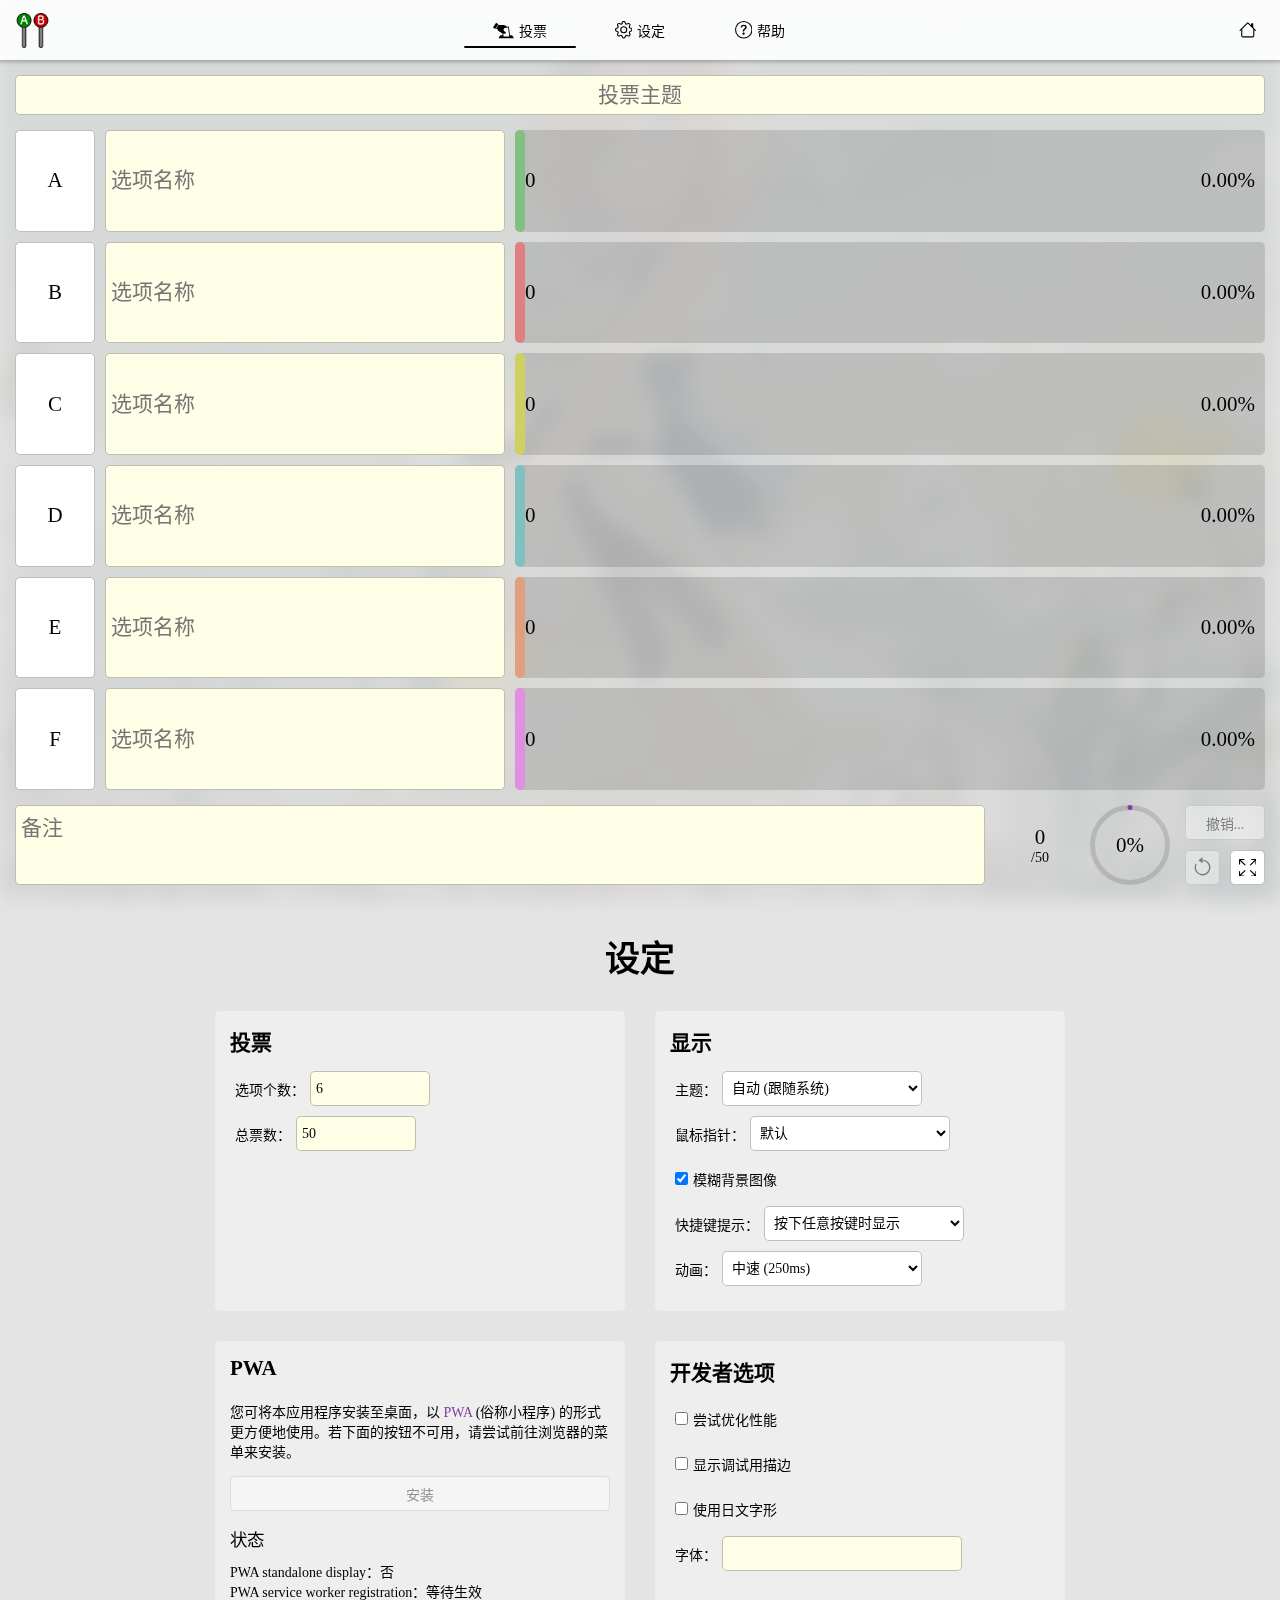
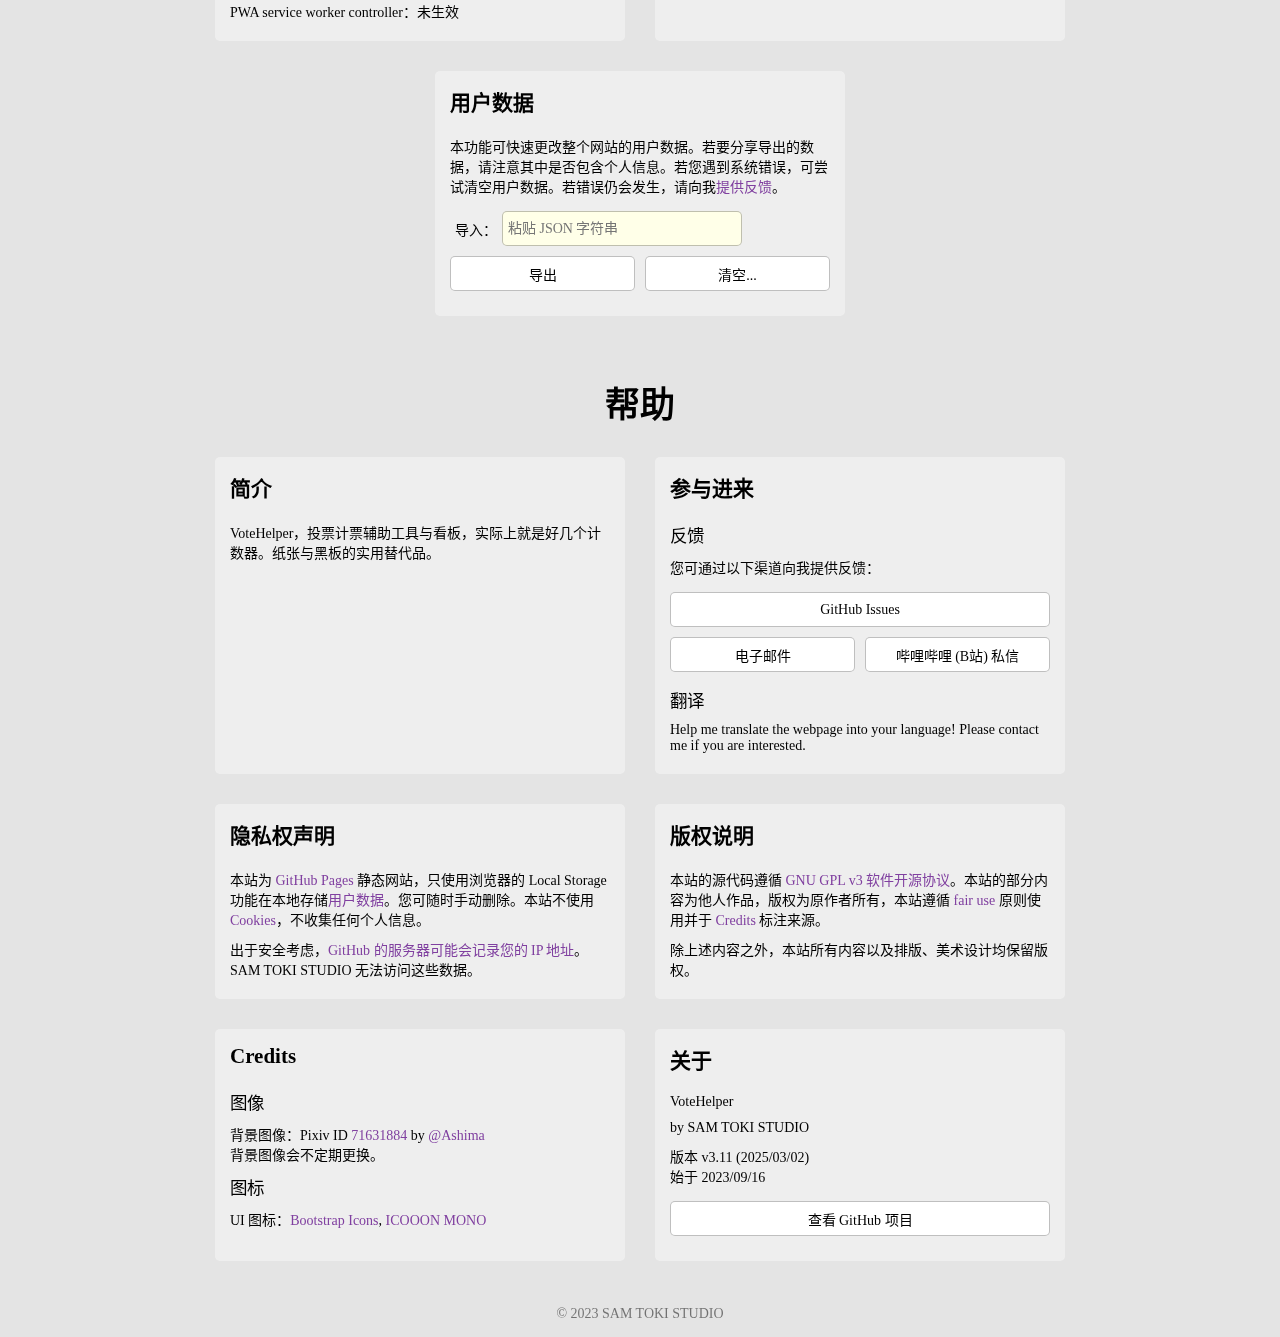
<file: VoteHelper/index.html>
<!DOCTYPE html>

<!-- For SamToki.github.io/VoteHelper -->
<!-- Released under GNU GPL v3 open source license. -->
<!-- © 2023 SAM TOKI STUDIO -->

<html id="Html" lang="zh-CN">
	<head>
		<meta charset="UTF-8" />
		<link rel="icon" type="image/png" href="images/Icon.png" />
		<title>VoteHelper</title>
		<meta name="author" content="SAM TOKI STUDIO" />
		<meta name="version" content="v3.11 (2025/03/02). Since 2023/09/16." />
		<meta name="description" content="投票计票辅助工具与看板，实际上就是好几个计数器。纸张与黑板的实用替代品。" />
		<meta name="copyright" content="© 2023 SAM TOKI STUDIO" />

		<meta name="theme-color" media="(prefers-color-scheme: light)" content="#FFFFFF">
		<meta name="theme-color" media="(prefers-color-scheme: dark)" content="#303030">
		<meta name="viewport" content="width=device-width, initial-scale=1, interactive-widget=resizes-content" />
		<link rel="stylesheet" href="../styles/common.css" />
		<link id="ThemeVariant_Common" rel="stylesheet" href="../styles/common_Dark.css" media="(prefers-color-scheme: dark)" />
		<link id="ThemeVariant_Common_HighContrast" rel="stylesheet" href="../styles/common_HighContrast.css" media="(prefers-contrast: more)" />
		<link rel="stylesheet" href="styles/style.css" />
		<link id="ThemeVariant_Style" rel="stylesheet" href="styles/style_Dark.css" media="(prefers-color-scheme: dark)" />
		<link id="ThemeVariant_Style_HighContrast" rel="stylesheet" href="styles/style_HighContrast.css" media="(prefers-contrast: more)" />
		<script defer src="../scripts/common.js"></script>
		<script defer src="../scripts/common_UserDataRepairer.js"></script>
		<script defer src="scripts/script.js"></script>

		<link rel="manifest" href="manifests/manifest.json">
	</head>

	<body>
		<div class="Blur" id="BgImage"></div>

		<header id="Topbar">
			<ul class="CtrlGroup">
				<li class="Ctrl" id="Ctrl_Title">
					<a class="Button" href="https://SamToki.github.io/VoteHelper" title="VoteHelper" aria-label="VoteHelper">
						<img src="images/Icon.png" alt="网页图标" />
					</a>
				</li>
				<li class="Ctrl" id="Ctrl_Nav">
					<button class="Button HiddenHorizontally" id="Button_Nav" inert="true" onclick="Show('DropctrlGroup_Nav')" title="导航菜单" aria-label="导航菜单">
						<svg class="Icon Larger" viewBox="0 0 16 16" aria-hidden="true">
							<path d="M2.5 12a.5.5 0 0 1 .5-.5h10a.5.5 0 0 1 0 1H3a.5.5 0 0 1-.5-.5m0-4a.5.5 0 0 1 .5-.5h10a.5.5 0 0 1 0 1H3a.5.5 0 0 1-.5-.5m0-4a.5.5 0 0 1 .5-.5h10a.5.5 0 0 1 0 1H3a.5.5 0 0 1-.5-.5"/>
						</svg>
					</button>
					<nav>
						<ul class="DropctrlGroup HiddenInMobileLayout" id="DropctrlGroup_Nav">
							<li class="Dropctrl Nav" id="Nav_Vote">
								<a class="Button" href="#Vote">
									<svg class="Icon Larger" viewBox="0 0 512 512" aria-hidden="true">
										<path d="M131.474,442.606H512l-45.828-70.447h-51.578l-29.121-211.834l-40.481,5.548 c-5.555-4.704-16.389-13.154-35.466-25.048c-17.858-11.208-38.472-17.02-55.07-17.02c-48.364,0-102.796,0-102.796,0l-14.907-8.88 l-61.359,91.172l28.165,17.172l36.852,52.382c4.115,5.861,9.67,10.62,16.112,13.736c0,0,24.951,11.79,44.873,21.723 c7.19,3.596,15.642,6.768,24.729,9.622l7.08,51.426h-55.971L131.474,442.606z M275.97,334.309 c27.694,7.405,50.997-20.767,28.221-39.74c-29.606-24.681-30.548-24.792-30.548-24.792c-9.836-7.98-15.544-19.922-15.641-32.606 c-0.055-12.628,5.487-24.632,15.212-32.771l10.529-8.714l83.65-11.527l25.852,187.998l3.851,28.165H258.417l-3.851-28.165 l-6.193-45.032C257.725,329.613,267.188,331.934,275.97,334.309z"/>
										<polygon points="75.878,69.394 0,183.038 54.252,218.005 130.892,104.375"></polygon>
									</svg>
									<span class="LabelAfterIcon">投票</span>
								</a>
							</li>
							<li class="Dropctrl Nav" id="Nav_Settings">
								<a class="Button" href="#Settings">
									<svg class="Icon" viewBox="0 0 16 16" aria-hidden="true">
										<path d="M8 4.754a3.246 3.246 0 1 0 0 6.492 3.246 3.246 0 0 0 0-6.492M5.754 8a2.246 2.246 0 1 1 4.492 0 2.246 2.246 0 0 1-4.492 0"/>
										<path d="M9.796 1.343c-.527-1.79-3.065-1.79-3.592 0l-.094.319a.873.873 0 0 1-1.255.52l-.292-.16c-1.64-.892-3.433.902-2.54 2.541l.159.292a.873.873 0 0 1-.52 1.255l-.319.094c-1.79.527-1.79 3.065 0 3.592l.319.094a.873.873 0 0 1 .52 1.255l-.16.292c-.892 1.64.901 3.434 2.541 2.54l.292-.159a.873.873 0 0 1 1.255.52l.094.319c.527 1.79 3.065 1.79 3.592 0l.094-.319a.873.873 0 0 1 1.255-.52l.292.16c1.64.893 3.434-.902 2.54-2.541l-.159-.292a.873.873 0 0 1 .52-1.255l.319-.094c1.79-.527 1.79-3.065 0-3.592l-.319-.094a.873.873 0 0 1-.52-1.255l.16-.292c.893-1.64-.902-3.433-2.541-2.54l-.292.159a.873.873 0 0 1-1.255-.52zm-2.633.283c.246-.835 1.428-.835 1.674 0l.094.319a1.873 1.873 0 0 0 2.693 1.115l.291-.16c.764-.415 1.6.42 1.184 1.185l-.159.292a1.873 1.873 0 0 0 1.116 2.692l.318.094c.835.246.835 1.428 0 1.674l-.319.094a1.873 1.873 0 0 0-1.115 2.693l.16.291c.415.764-.42 1.6-1.185 1.184l-.291-.159a1.873 1.873 0 0 0-2.693 1.116l-.094.318c-.246.835-1.428.835-1.674 0l-.094-.319a1.873 1.873 0 0 0-2.692-1.115l-.292.16c-.764.415-1.6-.42-1.184-1.185l.159-.291A1.873 1.873 0 0 0 1.945 8.93l-.319-.094c-.835-.246-.835-1.428 0-1.674l.319-.094A1.873 1.873 0 0 0 3.06 4.377l-.16-.292c-.415-.764.42-1.6 1.185-1.184l.292.159a1.873 1.873 0 0 0 2.692-1.115z"/>
									</svg>
									<span class="LabelAfterIcon">设定</span>
								</a>
							</li>
							<li class="Dropctrl Nav" id="Nav_Help">
								<a class="Button" href="#Help">
									<svg class="Icon" viewBox="0 0 16 16" aria-hidden="true">
										<path d="M8 15A7 7 0 1 1 8 1a7 7 0 0 1 0 14m0 1A8 8 0 1 0 8 0a8 8 0 0 0 0 16"/>
										<path d="M5.255 5.786a.237.237 0 0 0 .241.247h.825c.138 0 .248-.113.266-.25.09-.656.54-1.134 1.342-1.134.686 0 1.314.343 1.314 1.168 0 .635-.374.927-.965 1.371-.673.489-1.206 1.06-1.168 1.987l.003.217a.25.25 0 0 0 .25.246h.811a.25.25 0 0 0 .25-.25v-.105c0-.718.273-.927 1.01-1.486.609-.463 1.244-.977 1.244-2.056 0-1.511-1.276-2.241-2.673-2.241-1.267 0-2.655.59-2.75 2.286m1.557 5.763c0 .533.425.927 1.01.927.609 0 1.028-.394 1.028-.927 0-.552-.42-.94-1.029-.94-.584 0-1.009.388-1.009.94"/>
									</svg>
									<span class="LabelAfterIcon">帮助</span>
								</a>
							</li>
							<li class="Ctrl" id="Ctrl_NavUnderline" inert="true"></li>
						</ul>
					</nav>
				</li>
				<li class="Ctrl" id="Ctrl_HomePage">
					<a class="Button" href=".." title="主页" aria-label="主页">
						<svg class="Icon" viewBox="0 0 16 16" aria-hidden="true">
							<path d="M8.707 1.5a1 1 0 0 0-1.414 0L.646 8.146a.5.5 0 0 0 .708.708L2 8.207V13.5A1.5 1.5 0 0 0 3.5 15h9a1.5 1.5 0 0 0 1.5-1.5V8.207l.646.647a.5.5 0 0 0 .708-.708L13 5.793V2.5a.5.5 0 0 0-.5-.5h-1a.5.5 0 0 0-.5.5v1.293zM13 7.207V13.5a.5.5 0 0 1-.5.5h-9a.5.5 0 0 1-.5-.5V7.207l5-5z"/>
						</svg>
					</a>
				</li>
			</ul>
		</header>

		<main id="Main">
			<section id="Vote">
				<h1 class="SectionTitle Hidden" inert="true">投票</h1>
				<div class="Viewport">
					<div class="Ctnr" id="Ctnr_VoteHeader">
						<input class="Textbox CenteredText" id="Textbox_VoteTitle" type="text" onchange="SetVoteText()" placeholder="投票主题" title="投票主题" />
					</div>
					<div class="Ctnr" id="Ctnr_VoteMain">
						<ul class="CtrlGroup" id="CtrlGroup_VoteCandidate1">
							<li class="Ctrl1">
								<button class="Button" id="Button_VoteCandidate1" onclick="CountVote(1)" title="给A增加一票" aria-label="给A增加一票">A</button>
								<span class="HotkeyIndicator Faded" inert="true">1</span>
							</li>
							<li class="Ctrl2">
								<input class="Textbox" id="Textbox_VoteCandidate1" type="text" onchange="SetVoteText()" placeholder="选项名称" title="选项名称" />
							</li>
							<li class="Ctrl3">
								<div class="Progbar">
									<div class="ProgbarFg" id="ProgbarFg_VoteCandidate1"></div>
								</div>
								<span class="ProgbarText1" id="ProgbarText1_VoteCandidate1" title="票数" aria-label="票数">票数</span>
								<span class="ProgbarText2" id="ProgbarText2_VoteCandidate1" title="占比" aria-label="占比">占比</span>
							</li>
						</ul>
						<ul class="CtrlGroup" id="CtrlGroup_VoteCandidate2">
							<li class="Ctrl1">
								<button class="Button" id="Button_VoteCandidate2" onclick="CountVote(2)" title="给B增加一票" aria-label="给B增加一票">B</button>
								<span class="HotkeyIndicator Faded" inert="true">2</span>
							</li>
							<li class="Ctrl2">
								<input class="Textbox" id="Textbox_VoteCandidate2" type="text" onchange="SetVoteText()" placeholder="选项名称" title="选项名称" />
							</li>
							<li class="Ctrl3">
								<div class="Progbar">
									<div class="ProgbarFg" id="ProgbarFg_VoteCandidate2"></div>
								</div>
								<span class="ProgbarText1" id="ProgbarText1_VoteCandidate2" title="票数" aria-label="票数">票数</span>
								<span class="ProgbarText2" id="ProgbarText2_VoteCandidate2" title="占比" aria-label="占比">占比</span>
							</li>
						</ul>
						<ul class="CtrlGroup" id="CtrlGroup_VoteCandidate3">
							<li class="Ctrl1">
								<button class="Button" id="Button_VoteCandidate3" onclick="CountVote(3)" title="给C增加一票" aria-label="给C增加一票">C</button>
								<span class="HotkeyIndicator Faded" inert="true">3</span>
							</li>
							<li class="Ctrl2">
								<input class="Textbox" id="Textbox_VoteCandidate3" type="text" onchange="SetVoteText()" placeholder="选项名称" title="选项名称" />
							</li>
							<li class="Ctrl3">
								<div class="Progbar">
									<div class="ProgbarFg" id="ProgbarFg_VoteCandidate3"></div>
								</div>
								<span class="ProgbarText1" id="ProgbarText1_VoteCandidate3" title="票数" aria-label="票数">票数</span>
								<span class="ProgbarText2" id="ProgbarText2_VoteCandidate3" title="占比" aria-label="占比">占比</span>
							</li>
						</ul>
						<ul class="CtrlGroup" id="CtrlGroup_VoteCandidate4">
							<li class="Ctrl1">
								<button class="Button" id="Button_VoteCandidate4" onclick="CountVote(4)" title="给D增加一票" aria-label="给D增加一票">D</button>
								<span class="HotkeyIndicator Faded" inert="true">4</span>
							</li>
							<li class="Ctrl2">
								<input class="Textbox" id="Textbox_VoteCandidate4" type="text" onchange="SetVoteText()" placeholder="选项名称" title="选项名称" />
							</li>
							<li class="Ctrl3">
								<div class="Progbar">
									<div class="ProgbarFg" id="ProgbarFg_VoteCandidate4"></div>
								</div>
								<span class="ProgbarText1" id="ProgbarText1_VoteCandidate4" title="票数" aria-label="票数">票数</span>
								<span class="ProgbarText2" id="ProgbarText2_VoteCandidate4" title="占比" aria-label="占比">占比</span>
							</li>
						</ul>
						<ul class="CtrlGroup" id="CtrlGroup_VoteCandidate5">
							<li class="Ctrl1">
								<button class="Button" id="Button_VoteCandidate5" onclick="CountVote(5)" title="给E增加一票" aria-label="给E增加一票">E</button>
								<span class="HotkeyIndicator Faded" inert="true">5</span>
							</li>
							<li class="Ctrl2">
								<input class="Textbox" id="Textbox_VoteCandidate5" type="text" onchange="SetVoteText()" placeholder="选项名称" title="选项名称" />
							</li>
							<li class="Ctrl3">
								<div class="Progbar">
									<div class="ProgbarFg" id="ProgbarFg_VoteCandidate5"></div>
								</div>
								<span class="ProgbarText1" id="ProgbarText1_VoteCandidate5" title="票数" aria-label="票数">票数</span>
								<span class="ProgbarText2" id="ProgbarText2_VoteCandidate5" title="占比" aria-label="占比">占比</span>
							</li>
						</ul>
						<ul class="CtrlGroup" id="CtrlGroup_VoteCandidate6">
							<li class="Ctrl1">
								<button class="Button" id="Button_VoteCandidate6" onclick="CountVote(6)" title="给F增加一票" aria-label="给F增加一票">F</button>
								<span class="HotkeyIndicator Faded" inert="true">6</span>
							</li>
							<li class="Ctrl2">
								<input class="Textbox" id="Textbox_VoteCandidate6" type="text" onchange="SetVoteText()" placeholder="选项名称" title="选项名称" />
							</li>
							<li class="Ctrl3">
								<div class="Progbar">
									<div class="ProgbarFg" id="ProgbarFg_VoteCandidate6"></div>
								</div>
								<span class="ProgbarText1" id="ProgbarText1_VoteCandidate6" title="票数" aria-label="票数">票数</span>
								<span class="ProgbarText2" id="ProgbarText2_VoteCandidate6" title="占比" aria-label="占比">占比</span>
							</li>
						</ul>
					</div>
					<div class="Ctnr" id="Ctnr_VoteFooter">
						<ul class="CtrlGroup" id="CtrlGroup_VoteFooter1">
							<li class="Ctrl">
								<textarea class="Textbox" id="Textbox_VoteNote" onchange="SetVoteText()" placeholder="备注" title="备注"></textarea>
							</li>
						</ul>
						<ul class="CtrlGroup" id="CtrlGroup_VoteFooter2">
							<li class="Ctrl1">
								<span id="Label_VoteElapsed" title="已投票数" aria-label="已投票数">已投</span>
								<span id="Label_VoteTotal" title="总票数" aria-label="总票数">/总票数</span>
							</li>
							<li class="Ctrl2" title="进度" aria-label="进度">
								<svg class="Progring" viewBox="0 0 80 80" aria-hidden="true">
									<circle class="ProgringBg" cx="40" cy="40" r="37.5" />
									<circle class="ProgringFg" id="ProgringFg_Vote" cx="40" cy="40" r="37.5" />
								</svg>
								<span class="ProgringText" id="ProgringText_Vote">进度</span>
							</li>
						</ul>
						<ul class="CtrlGroup" id="CtrlGroup_VoteFooter3">
							<li class="Ctrl">
								<button class="Button" id="Button_VoteUndo" disabled="true" onclick="Show('DropctrlGroup_VoteUndo')">撤销...</button>
								<span class="HotkeyIndicator Faded" inert="true">U</span>
								<ul class="DropctrlGroup HiddenToCorner" id="DropctrlGroup_VoteUndo" inert="true">
									<li class="Dropctrl" id="Dropctrl_VoteUndo1">
										<button class="Button" id="Button_VoteUndo1" disabled="true" onclick="UndoVote(1)">给A减少一票</button>
									</li>
									<li class="Dropctrl" id="Dropctrl_VoteUndo2">
										<button class="Button" id="Button_VoteUndo2" disabled="true" onclick="UndoVote(2)">给B减少一票</button>
									</li>
									<li class="Dropctrl" id="Dropctrl_VoteUndo3">
										<button class="Button" id="Button_VoteUndo3" disabled="true" onclick="UndoVote(3)">给C减少一票</button>
									</li>
									<li class="Dropctrl" id="Dropctrl_VoteUndo4">
										<button class="Button" id="Button_VoteUndo4" disabled="true" onclick="UndoVote(4)">给D减少一票</button>
									</li>
									<li class="Dropctrl" id="Dropctrl_VoteUndo5">
										<button class="Button" id="Button_VoteUndo5" disabled="true" onclick="UndoVote(5)">给E减少一票</button>
									</li>
									<li class="Dropctrl" id="Dropctrl_VoteUndo6">
										<button class="Button" id="Button_VoteUndo6" disabled="true" onclick="UndoVote(6)">给F减少一票</button>
									</li>
								</ul>
							</li>
							<li class="Ctrl WidthDividedBy2">
								<button class="Button" id="Button_VoteReset" disabled="true" onclick="ResetVote()" title="重置" aria-label="重置">
									<svg class="Icon Larger" viewBox="0 0 16 16" aria-hidden="true">
										<path d="M8 3a5 5 0 1 1-4.546 2.914.5.5 0 0 0-.908-.417A6 6 0 1 0 8 2z"/>
										<path d="M8 4.466V.534a.25.25 0 0 0-.41-.192L5.23 2.308a.25.25 0 0 0 0 .384l2.36 1.966A.25.25 0 0 0 8 4.466"/>
									</svg>
								</button>
								<span class="HotkeyIndicator Faded" inert="true">R</span>
							</li>
							<li class="Ctrl WidthDividedBy2">
								<button class="Button" id="Button_VoteToggleFullscreen" onclick="ToggleFullscreen()" title="全屏" aria-label="全屏">
									<svg class="Icon" viewBox="0 0 16 16" aria-hidden="true">
										<path d="M5.828 10.172a.5.5 0 0 0-.707 0l-4.096 4.096V11.5a.5.5 0 0 0-1 0v3.975a.5.5 0 0 0 .5.5H4.5a.5.5 0 0 0 0-1H1.732l4.096-4.096a.5.5 0 0 0 0-.707m4.344 0a.5.5 0 0 1 .707 0l4.096 4.096V11.5a.5.5 0 1 1 1 0v3.975a.5.5 0 0 1-.5.5H11.5a.5.5 0 0 1 0-1h2.768l-4.096-4.096a.5.5 0 0 1 0-.707m0-4.344a.5.5 0 0 0 .707 0l4.096-4.096V4.5a.5.5 0 1 0 1 0V.525a.5.5 0 0 0-.5-.5H11.5a.5.5 0 0 0 0 1h2.768l-4.096 4.096a.5.5 0 0 0 0 .707m-4.344 0a.5.5 0 0 1-.707 0L1.025 1.732V4.5a.5.5 0 0 1-1 0V.525a.5.5 0 0 1 .5-.5H4.5a.5.5 0 0 1 0 1H1.732l4.096 4.096a.5.5 0 0 1 0 .707"/>
									</svg>
								</button>
								<span class="HotkeyIndicator Faded" inert="true">F</span>
							</li>
						</ul>
					</div>
				</div>
			</section>

			<section id="Settings">
				<h1 class="SectionTitle">设定</h1>
				<ul class="ItemGroup">
					<li class="Item">
						<fieldset>
							<legend>投票</legend>
							<ul class="CtrlGroup">
								<li class="Ctrl">
									<label for="Textbox_SettingsCandidateQuantity">
										<span>选项个数：</span>
										<input class="Textbox Width120" id="Textbox_SettingsCandidateQuantity" type="number" min="1" max="6" step="1" value="6" onclick="SelectText('Textbox_SettingsCandidateQuantity')" onchange="SetCandidateQuantity()" placeholder="1~6" title="1~6" />
									</label>
								</li>
								<li class="Ctrl">
									<label for="Textbox_SettingsTotalVotes">
										<span>总票数：</span>
										<input class="Textbox Width120" id="Textbox_SettingsTotalVotes" type="number" min="5" max="9999" step="5" value="50" onclick="SelectText('Textbox_SettingsTotalVotes')" onchange="SetTotalVotes()" placeholder="5~9999" title="5~9999" />
									</label>
								</li>
							</ul>
						</fieldset>
					</li>
					<li class="Item">
						<fieldset>
							<legend>显示</legend>
							<ul class="CtrlGroup">
								<li class="Ctrl">
									<label for="Combobox_SettingsTheme">
										<span>主题：</span>
										<select class="Combobox" id="Combobox_SettingsTheme" onchange="SetTheme()">
											<option value="Auto" selected>自动 (跟随系统)</option>
											<option value="Light">浅色</option>
											<option value="Dark">深色</option>
											<option value="Genshin">原神</option>
											<option value="HighContrast">高对比度 (无障碍)</option>
										</select>
									</label>
								</li>
								<li class="Ctrl">
									<label for="Combobox_SettingsCursor">
										<span>鼠标指针：</span>
										<select class="Combobox" id="Combobox_SettingsCursor" onchange="SetCursor()">
											<option value="Default" selected>默认</option>
											<option value="BTRAhoge">孤独摇滚！</option>
											<option value="Genshin">原神</option>
											<option value="GenshinFurina">原神-芙宁娜</option>
											<option value="GenshinNahida">原神-纳西妲</option>
										</select>
									</label>
								</li>
								<li class="Ctrl">
									<label for="Checkbox_SettingsBlurBgImage">
										<input class="Checkbox" id="Checkbox_SettingsBlurBgImage" type="checkbox" checked="true" onchange="SetBlurBgImage()" />
										<span>模糊背景图像</span>
									</label>
								</li>
								<li class="Ctrl">
									<label for="Combobox_SettingsHotkeyIndicators">
										<span>快捷键提示：</span>
										<select class="Combobox" id="Combobox_SettingsHotkeyIndicators" onchange="SetHotkeyIndicators()">
											<option value="Disabled">禁用</option>
											<option value="ShowOnWrongKeyPress">按下无关按键时显示</option>
											<option value="ShowOnAnyKeyPress" selected>按下任意按键时显示</option>
											<option value="AlwaysShow">始终显示</option>
										</select>
									</label>
								</li>
								<li class="Ctrl">
									<label for="Combobox_SettingsAnim">
										<span>动画：</span>
										<select class="Combobox" id="Combobox_SettingsAnim" onchange="SetAnim()">
											<option value="0">禁用 (无障碍)</option>
											<option value="100">快速 (100ms)</option>
											<option value="250" selected>中速 (250ms)</option>
											<option value="500">慢速 (500ms)</option>
										</select>
									</label>
								</li>
							</ul>
						</fieldset>
					</li>
					<li class="Item">
						<fieldset>
							<legend>PWA</legend>
							<p>您可将本应用程序安装至桌面，以 <a href="https://zh.wikipedia.org/wiki/progressive_web_app">PWA</a> (俗称小程序) 的形式更方便地使用。若下面的按钮不可用，请尝试前往浏览器的菜单来安装。</p>
							<ul class="CtrlGroup BelowParagraph">
								<li class="Ctrl">
									<button class="Button" id="Button_SettingsInstallPWA" disabled="true" onclick="InstallPWA()">安装</button>
								</li>
							</ul>
							<h4>状态</h4>
							<p>PWA standalone display：<span id="Label_SettingsPWAStandaloneDisplay">未知</span><br />
								PWA service worker registration：<span id="Label_SettingsPWAServiceWorkerRegistration">未知</span><br />
								PWA service worker controller：<span id="Label_SettingsPWAServiceWorkerController">未知</span></p>
						</fieldset>
					</li>
					<li class="Item">
						<fieldset>
							<legend>开发者选项</legend>
							<ul class="CtrlGroup">
								<li class="Ctrl">
									<label for="Checkbox_SettingsTryToOptimizePerformance">
										<input class="Checkbox" id="Checkbox_SettingsTryToOptimizePerformance" type="checkbox" checked="false" onchange="SetTryToOptimizePerformance()" />
										<span>尝试优化性能</span>
									</label>
								</li>
								<li class="Ctrl">
									<label for="Checkbox_SettingsShowDebugOutlines">
										<input class="Checkbox" id="Checkbox_SettingsShowDebugOutlines" type="checkbox" checked="false" onchange="SetShowDebugOutlines()" />
										<span>显示调试用描边</span>
									</label>
								</li>
								<li class="Ctrl">
									<label for="Checkbox_SettingsUseJapaneseGlyph">
										<input class="Checkbox" id="Checkbox_SettingsUseJapaneseGlyph" type="checkbox" checked="false" onchange="SetUseJapaneseGlyph()" />
										<span>使用日文字形</span>
									</label>
								</li>
								<li class="Ctrl">
									<label for="Textbox_SettingsFont">
										<span>字体：</span>
										<input class="Textbox" id="Textbox_SettingsFont" type="text" onchange="SetFont()" />
									</label>
								</li>
							</ul>
						</fieldset>
					</li>
					<li class="Item" id="Item_SettingsUserData">
						<fieldset>
							<legend>用户数据</legend>
							<p>本功能可快速更改整个网站的用户数据。若要分享导出的数据，请注意其中是否包含个人信息。若您遇到系统错误，可尝试清空用户数据。若错误仍会发生，请向我<a href="#Item_HelpGetInvolved" onclick="ShowIAmHere('Item_HelpGetInvolved')">提供反馈</a>。</p>
							<ul class="CtrlGroup BelowParagraph">
								<li class="Ctrl">
									<label for="Textbox_SettingsUserDataImport">
										<span>导入：</span>
										<input class="Textbox" id="Textbox_SettingsUserDataImport" type="text" onclick="SelectText('Textbox_SettingsUserDataImport')" onchange="ImportUserData()" placeholder="粘贴 JSON 字符串" title="粘贴 JSON 字符串" />
									</label>
								</li>
								<li class="Ctrl WidthDividedBy2">
									<button class="Button" onclick="ExportUserData()">导出</button>
								</li>
								<li class="Ctrl WidthDividedBy2">
									<button class="Button" onclick="ConfirmClearUserData()">清空...</button>
								</li>
							</ul>
						</fieldset>
					</li>
				</ul>
			</section>

			<section id="Help">
				<h1 class="SectionTitle">帮助</h1>
				<ul class="ItemGroup">
					<li class="Item">
						<fieldset>
							<legend>简介</legend>
							<p>VoteHelper，投票计票辅助工具与看板，实际上就是好几个计数器。纸张与黑板的实用替代品。</p>
						</fieldset>
					</li>
					<li class="Item" id="Item_HelpGetInvolved">
						<fieldset>
							<legend>参与进来</legend>
							<h4>反馈</h4>
							<p>您可通过以下渠道向我提供反馈：</p>
							<ul class="CtrlGroup BelowParagraph">
								<li class="Ctrl">
									<a class="Button" href="https://github.com/SamToki/VoteHelper/issues">GitHub Issues</a>
								</li>
								<li class="Ctrl WidthDividedBy2">
									<a class="Button" href="mailto:SamTokiFeedback@outlook.com">电子邮件</a>
								</li>
								<li class="Ctrl WidthDividedBy2">
									<a class="Button" href="https://message.bilibili.com/#whisper/mid1557377413">哔哩哔哩 (B站) 私信</a>
								</li>
							</ul>
							<h4>翻译</h4>
							<p>Help me translate the webpage into your language! Please contact me if you are interested.</p>
						</fieldset>
					</li>
					<li class="Item">
						<fieldset>
							<legend>隐私权声明</legend>
							<p>本站为 <a href="https://docs.github.com/en/pages/getting-started-with-github-pages/about-github-pages">GitHub Pages</a> 静态网站，只使用浏览器的 Local Storage 功能在本地存储<a href="#Item_SettingsUserData" onclick="ShowIAmHere('Item_SettingsUserData')">用户数据</a>。您可随时手动删除。本站不使用 <a href="https://zh.wikipedia.org/wiki/Cookie">Cookies</a>，不收集任何个人信息。</p>
							<p>出于安全考虑，<a href="https://docs.github.com/en/pages/getting-started-with-github-pages/about-github-pages#data-collection">GitHub 的服务器可能会记录您的 IP 地址</a>。SAM TOKI STUDIO 无法访问这些数据。</p>
						</fieldset>
					</li>
					<li class="Item">
						<fieldset>
							<legend>版权说明</legend>
							<p>本站的源代码遵循 <a href="https://www.gnu.org/licenses/gpl-3.0.en.html">GNU GPL v3 软件开源协议</a>。本站的部分内容为他人作品，版权为原作者所有，本站遵循 <a href="https://zh.wikipedia.org/wiki/fair_use">fair use</a> 原则使用并于 <a href="#Item_HelpCredits" onclick="ShowIAmHere('Item_HelpCredits')">Credits</a> 标注来源。</p>
							<p>除上述内容之外，本站所有内容以及排版、美术设计均保留版权。</p>
						</fieldset>
					</li>
					<li class="Item" id="Item_HelpCredits">
						<fieldset>
							<legend>Credits</legend>
							<h4>图像</h4>
							<p>背景图像：Pixiv ID <a href="https://pixiv.net/en/artworks/71631884">71631884</a> by <a href="https://pixiv.net/en/users/2642047">@Ashima</a><br />
								背景图像会不定期更换。</p>
							<h4>图标</h4>
							<p>UI 图标：<a href="https://icons.getbootstrap.com">Bootstrap Icons</a>, <a href="https://icooon-mono.com">ICOOON MONO</a></p>
						</fieldset>
					</li>
					<li class="Item">
						<fieldset>
							<legend>关于</legend>
							<p>VoteHelper</p>
							<p>by SAM TOKI STUDIO</p>
							<p>版本 v3.11 (<time datetime="2025-03-02" pubdate="pubdate">2025/03/02</time>)<br />
								始于 2023/09/16</p>
							<p class="GreenText Hidden" id="Label_HelpPWANewVersionReady" inert="true">新版本已就绪，将在下次启动时生效。</p>
							<ul class="CtrlGroup BelowParagraph">
								<li class="Ctrl">
									<a class="Button" href="https://github.com/SamToki/VoteHelper">查看 GitHub 项目</a>
								</li>
							</ul>
						</fieldset>
					</li>
				</ul>
			</section>
		</main>

		<footer>
			<span>© 2023 SAM TOKI STUDIO</span>
		</footer>

		<div id="Toast">
			<span id="Label_Toast">正在初始化...</span>
		</div>

		<div class="ScreenFilter Faded" id="ScreenFilter_Dialog" inert="true" onclick="AnswerDialog(3)"></div>
		<div class="Window Hidden" id="Window_Dialog" inert="true">
			<ul class="CtrlGroup" id="CtrlGroup_DialogPrompt">
				<li class="Ctrl" id="Ctrl_DialogIconInfo">
					<svg class="DialogIcon" id="DialogIcon_Info" viewBox="0 0 16 16" aria-hidden="true">
						<path d="M8 15A7 7 0 1 1 8 1a7 7 0 0 1 0 14m0 1A8 8 0 1 0 8 0a8 8 0 0 0 0 16"/>
						<path d="m8.93 6.588-2.29.287-.082.38.45.083c.294.07.352.176.288.469l-.738 3.468c-.194.897.105 1.319.808 1.319.545 0 1.178-.252 1.465-.598l.088-.416c-.2.176-.492.246-.686.246-.275 0-.375-.193-.304-.533zM9 4.5a1 1 0 1 1-2 0 1 1 0 0 1 2 0"/>
					</svg>
				</li>
				<li class="Ctrl HiddenHorizontally" id="Ctrl_DialogIconQuestion" inert="true">
					<svg class="DialogIcon" id="DialogIcon_Question" viewBox="0 0 16 16" aria-hidden="true">
						<path d="M8 15A7 7 0 1 1 8 1a7 7 0 0 1 0 14zm0 1A8 8 0 1 0 8 0a8 8 0 0 0 0 16z"/>
						<path d="M5.255 5.786a.237.237 0 0 0 .241.247h.825c.138 0 .248-.113.266-.25.09-.656.54-1.134 1.342-1.134.686 0 1.314.343 1.314 1.168 0 .635-.374.927-.965 1.371-.673.489-1.206 1.06-1.168 1.987l.003.217a.25.25 0 0 0 .25.246h.811a.25.25 0 0 0 .25-.25v-.105c0-.718.273-.927 1.01-1.486.609-.463 1.244-.977 1.244-2.056 0-1.511-1.276-2.241-2.673-2.241-1.267 0-2.655.59-2.75 2.286zm1.557 5.763c0 .533.425.927 1.01.927.609 0 1.028-.394 1.028-.927 0-.552-.42-.94-1.029-.94-.584 0-1.009.388-1.009.94z"/>
					</svg>
				</li>
				<li class="Ctrl HiddenHorizontally" id="Ctrl_DialogIconCaution" inert="true">
					<svg class="DialogIcon" id="DialogIcon_Caution" viewBox="0 0 16 16" aria-hidden="true">
						<path d="M8 15A7 7 0 1 1 8 1a7 7 0 0 1 0 14zm0 1A8 8 0 1 0 8 0a8 8 0 0 0 0 16z"/>
						<path d="M7.002 11a1 1 0 1 1 2 0 1 1 0 0 1-2 0zM7.1 4.995a.905.905 0 1 1 1.8 0l-.35 3.507a.552.552 0 0 1-1.1 0L7.1 4.995z"/>
					</svg>
				</li>
				<li class="Ctrl HiddenHorizontally" id="Ctrl_DialogIconError" inert="true">
					<svg class="DialogIcon" id="DialogIcon_Error" viewBox="0 0 16 16" aria-hidden="true">
						<path d="M8 15A7 7 0 1 1 8 1a7 7 0 0 1 0 14zm0 1A8 8 0 1 0 8 0a8 8 0 0 0 0 16z"/>
						<path d="M4.646 4.646a.5.5 0 0 1 .708 0L8 7.293l2.646-2.647a.5.5 0 0 1 .708.708L8.707 8l2.647 2.646a.5.5 0 0 1-.708.708L8 8.707l-2.646 2.647a.5.5 0 0 1-.708-.708L7.293 8 4.646 5.354a.5.5 0 0 1 0-.708z"/>
					</svg>
				</li>
				<li class="Ctrl" id="Ctrl_DialogText">
					<span id="Label_DialogText">对话框文本</span>
				</li>
			</ul>
			<ul class="CtrlGroup" id="CtrlGroup_DialogCheckboxOption">
				<li class="Ctrl HiddenHorizontally" id="Ctrl_DialogCheckboxOption" inert="true">
					<label for="Checkbox_DialogCheckboxOption">
						<input class="Checkbox" id="Checkbox_DialogCheckboxOption" type="checkbox" checked="false" />
						<span id="Label_DialogCheckboxOption">复选框选项</span>
					</label>
				</li>
			</ul>
			<ul class="CtrlGroup" id="CtrlGroup_DialogOptions">
				<li class="Ctrl HiddenHorizontally" id="Ctrl_DialogOption1" inert="true">
					<button class="Button" id="Button_DialogOption1" onclick="AnswerDialog(1)">选项</button>
				</li>
				<li class="Ctrl HiddenHorizontally" id="Ctrl_DialogOption2" inert="true">
					<button class="Button" id="Button_DialogOption2" onclick="AnswerDialog(2)">选项</button>
				</li>
				<li class="Ctrl" id="Ctrl_DialogOption3">
					<button class="Button" id="Button_DialogOption3" onclick="AnswerDialog(3)">选项</button>
				</li>
			</ul>
		</div>
	</body>
</html>
</file>
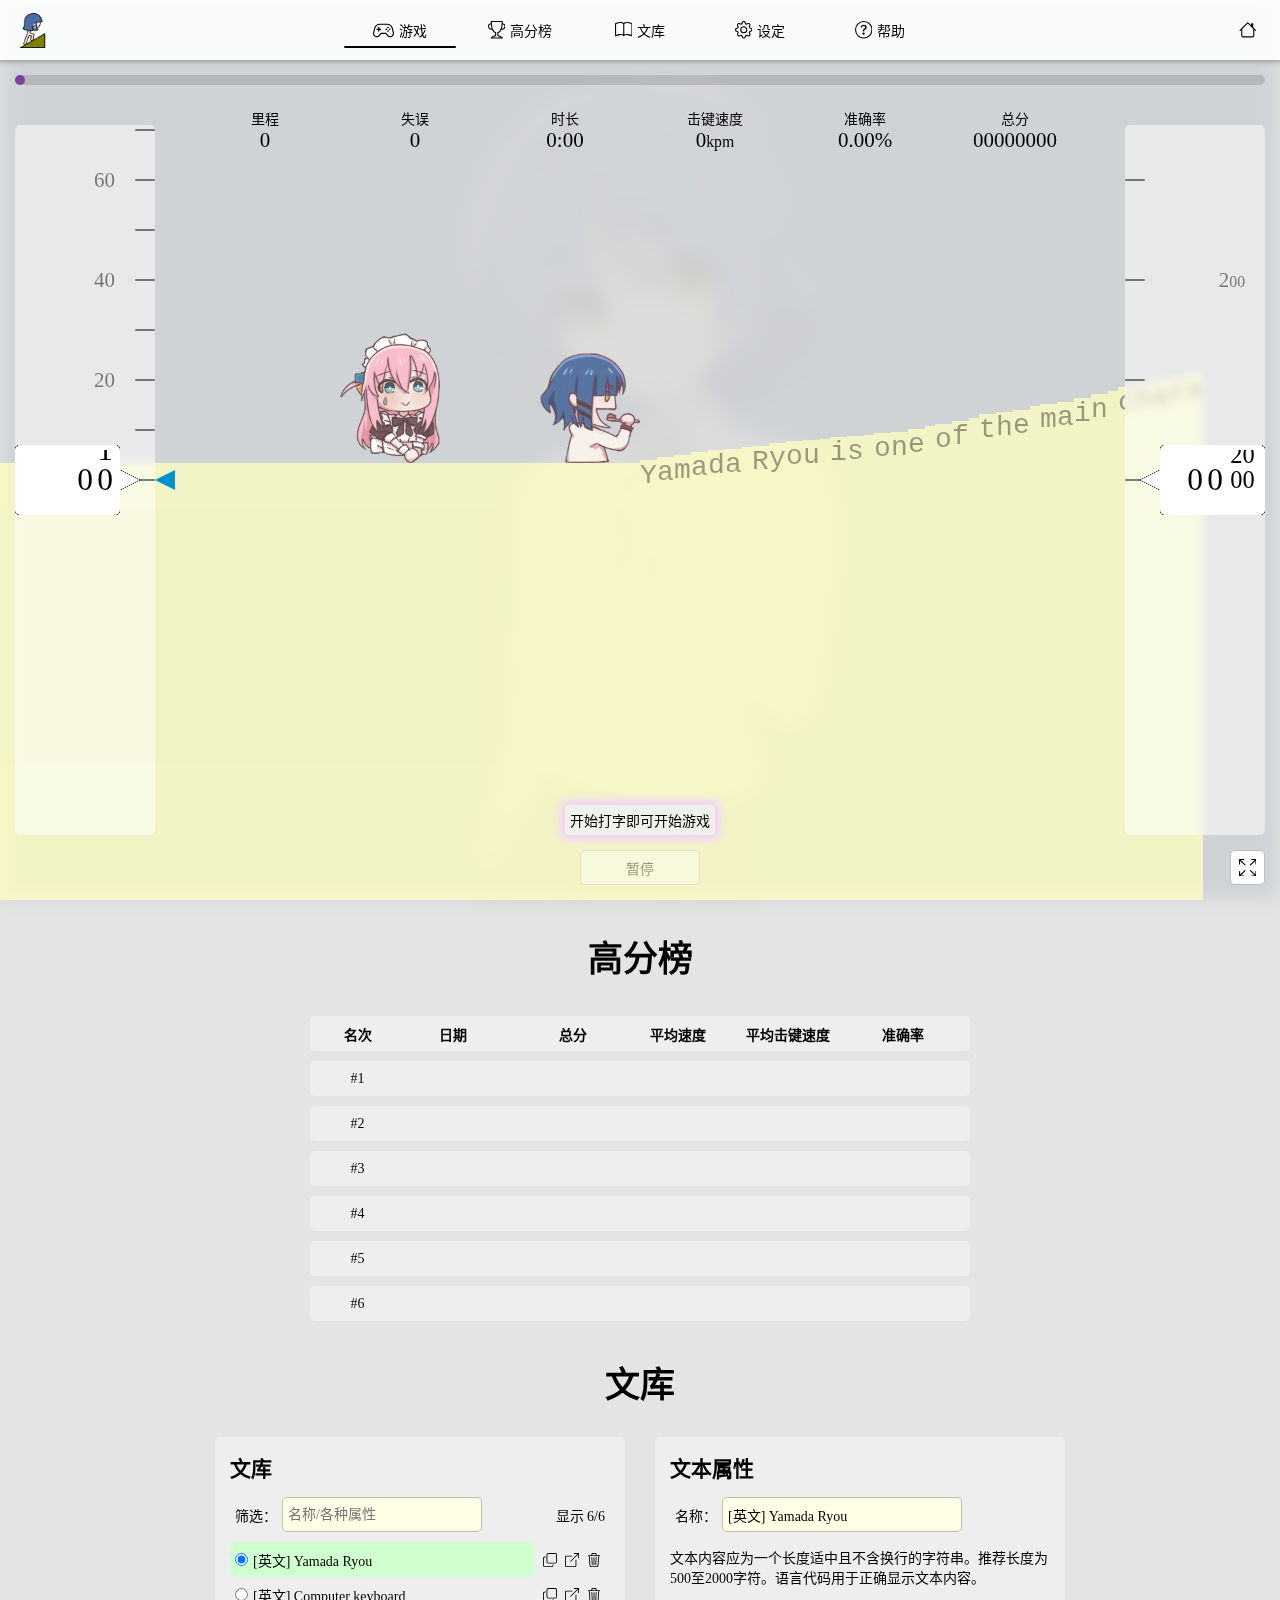
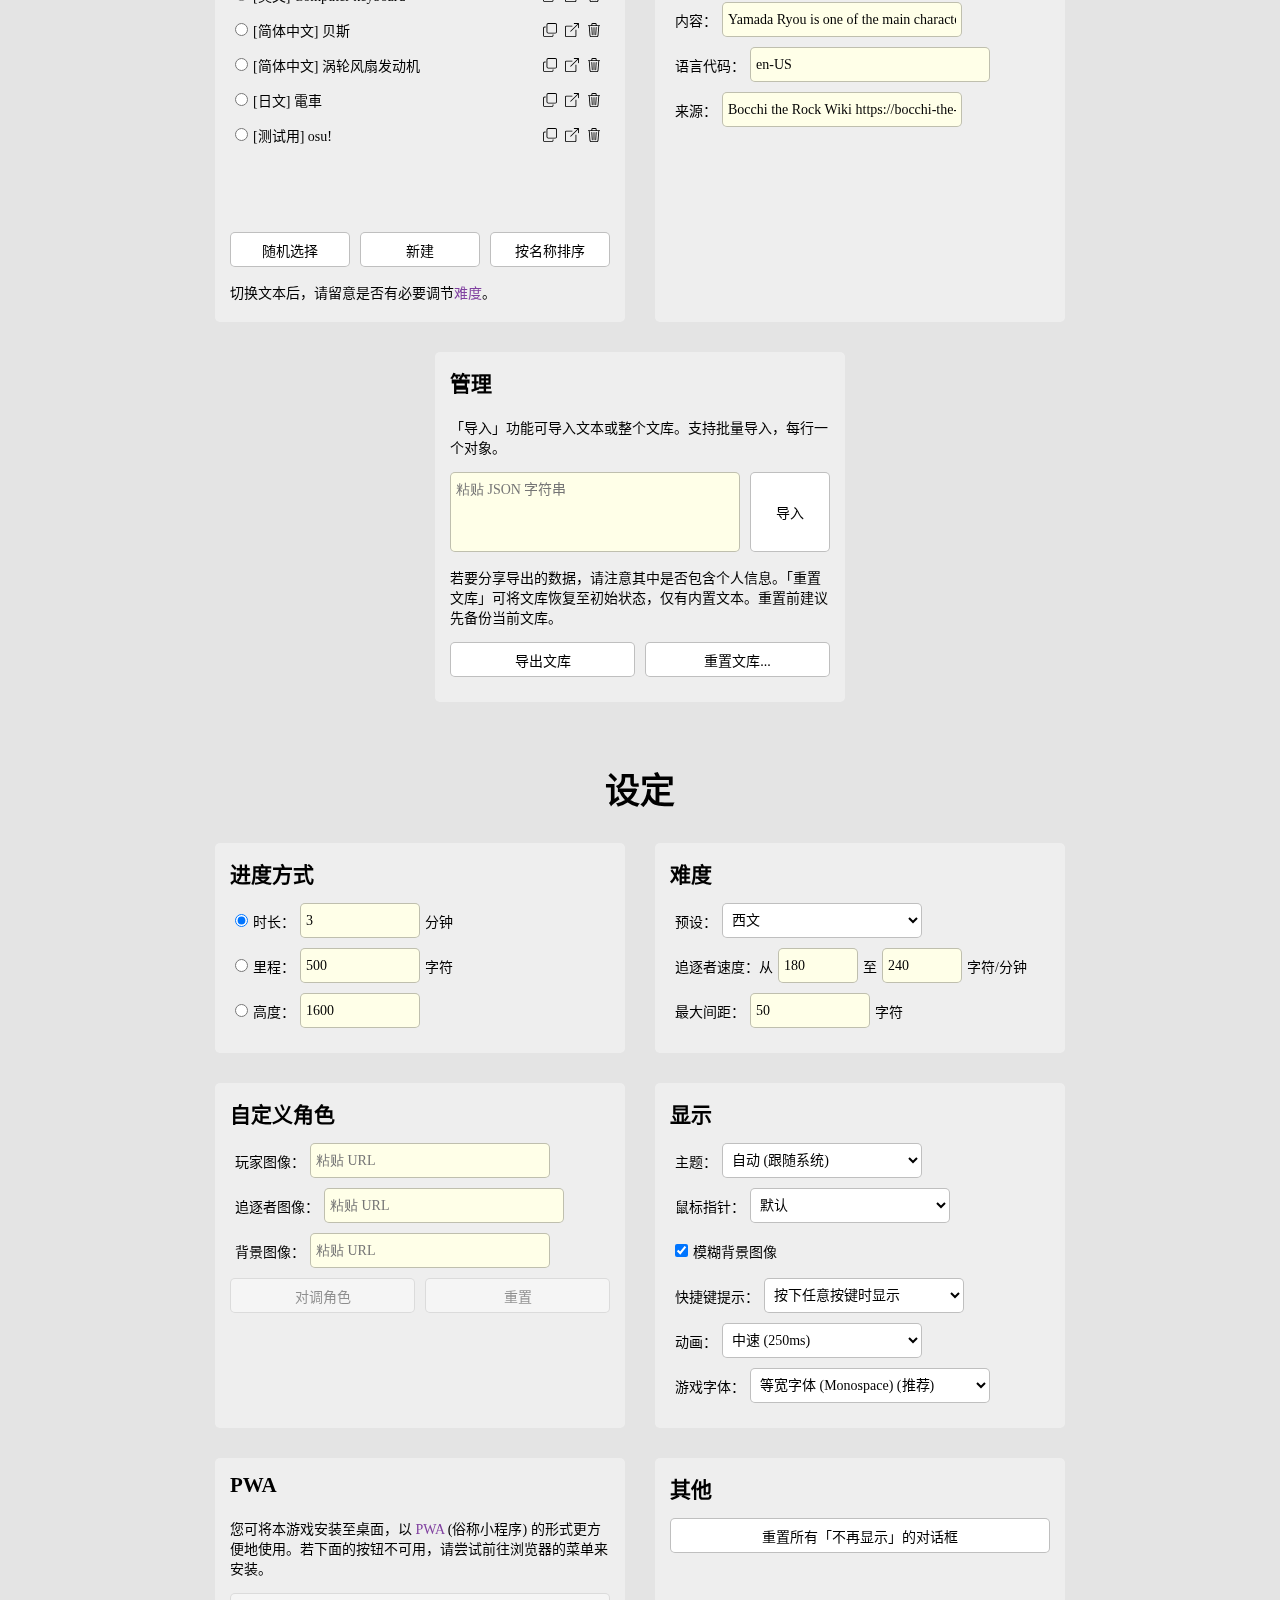
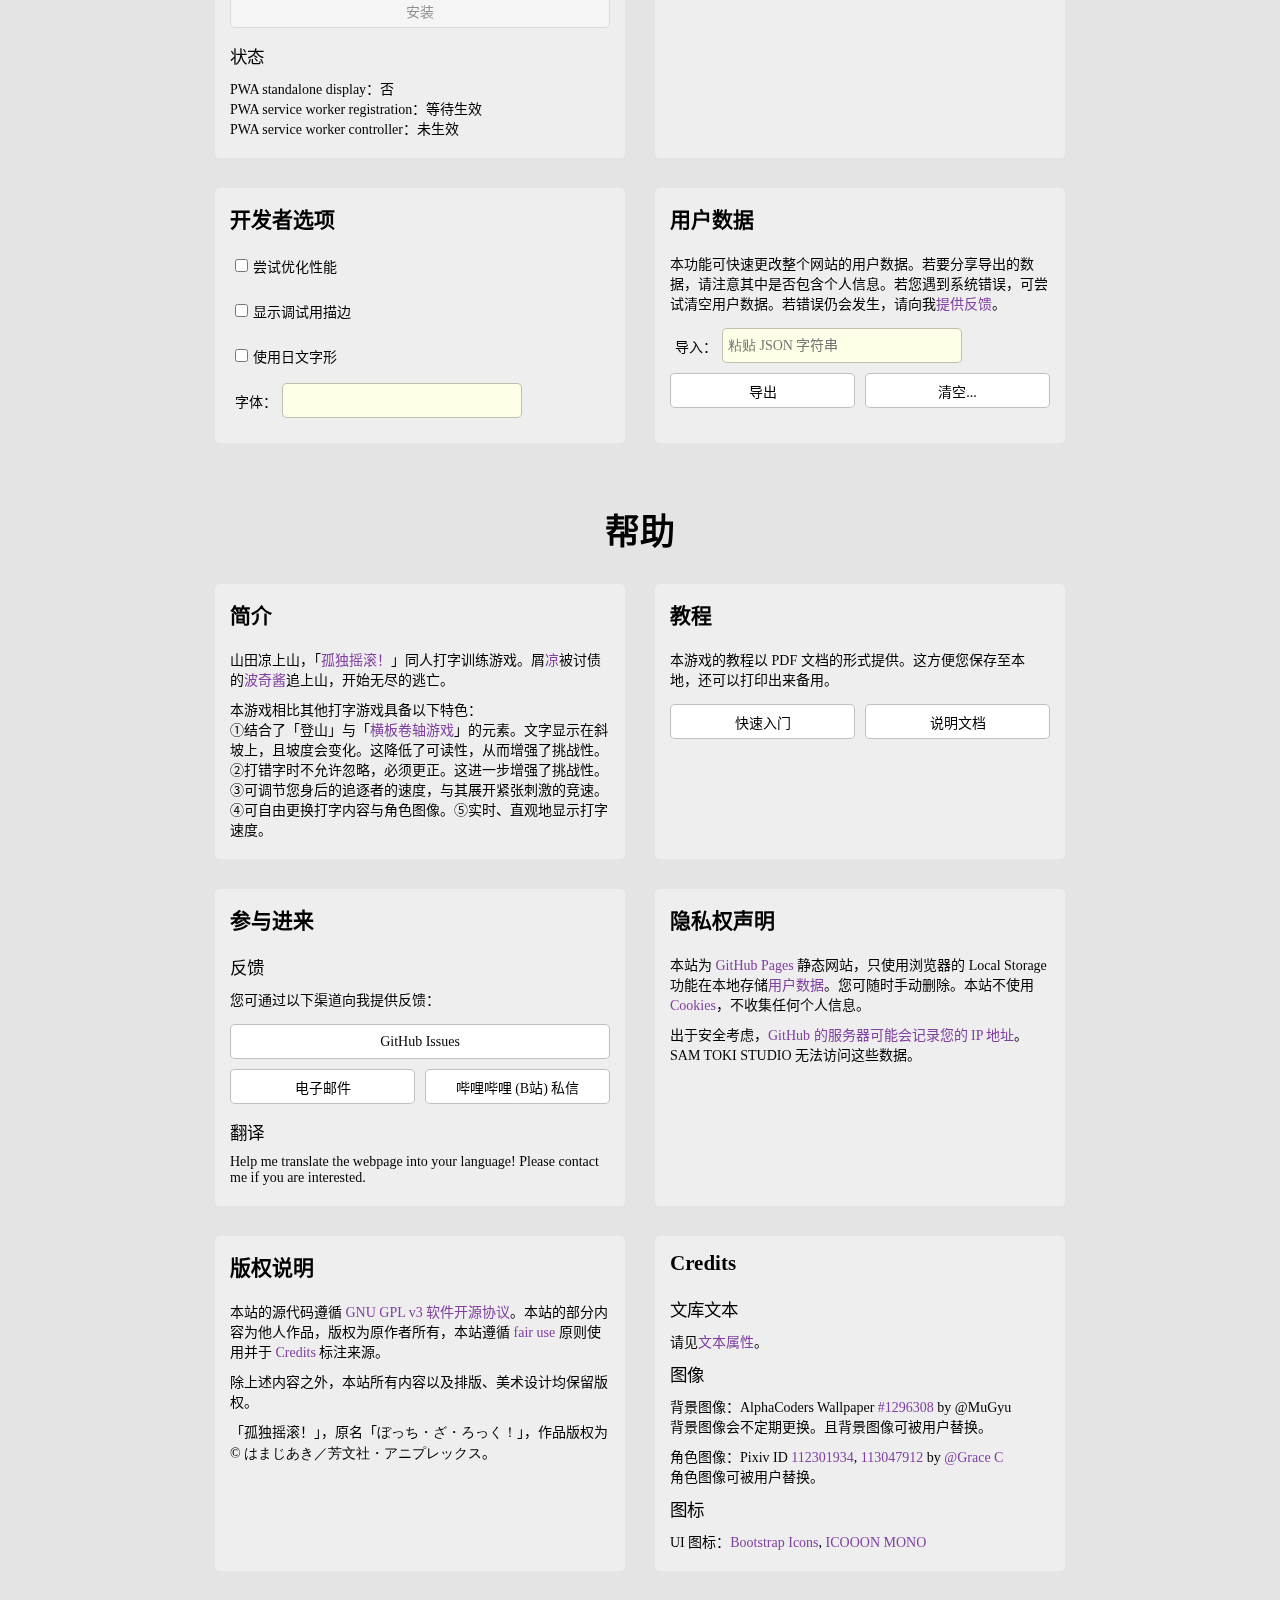
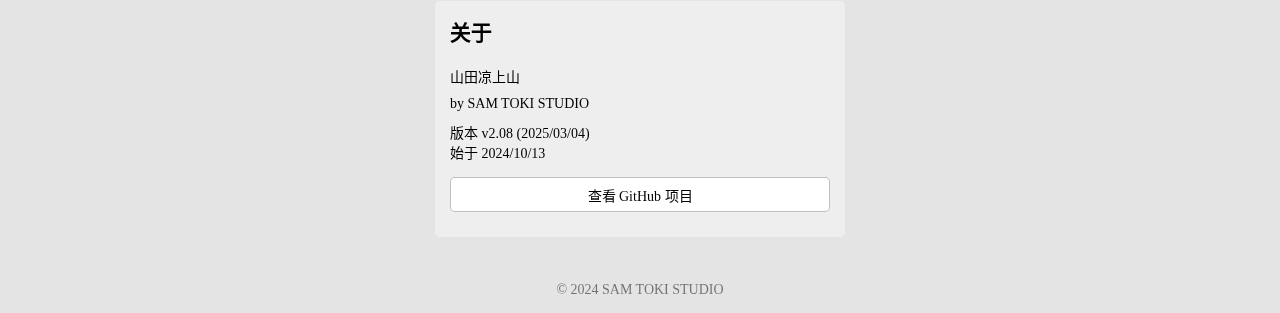
<file: Yamanobo-Ryou/index.html>
<!DOCTYPE html>

<!-- For SamToki.github.io/Yamanobo-Ryou -->
<!-- Released under GNU GPL v3 open source license. -->
<!-- © 2024 SAM TOKI STUDIO -->

<html id="Html" lang="zh-CN">
	<head>
		<meta charset="UTF-8" />
		<link rel="icon" type="image/png" href="images/Icon.png" />
		<title>山田凉上山</title>
		<meta name="author" content="SAM TOKI STUDIO" />
		<meta name="version" content="v2.08 (2025/03/04). Since 2024/10/13." />
		<meta name="description" content="「孤独摇滚！」同人打字训练游戏。屑凉被讨债的波奇酱追上山，开始无尽的逃亡。" />
		<meta name="copyright" content="© 2024 SAM TOKI STUDIO" />

		<meta name="theme-color" media="(prefers-color-scheme: light)" content="#FFFFFF">
		<meta name="theme-color" media="(prefers-color-scheme: dark)" content="#303030">
		<meta name="viewport" content="width=device-width, initial-scale=1, interactive-widget=resizes-content" />
		<link rel="stylesheet" href="../styles/common.css" />
		<link id="ThemeVariant_Common" rel="stylesheet" href="../styles/common_Dark.css" media="(prefers-color-scheme: dark)" />
		<link id="ThemeVariant_Common_HighContrast" rel="stylesheet" href="../styles/common_HighContrast.css" media="(prefers-contrast: more)" />
		<link rel="stylesheet" href="styles/style.css" />
		<link id="ThemeVariant_Style" rel="stylesheet" href="styles/style_Dark.css" media="(prefers-color-scheme: dark)" />
		<link id="ThemeVariant_Style_HighContrast" rel="stylesheet" href="styles/style_HighContrast.css" media="(prefers-contrast: more)" />
		<script defer src="../scripts/common.js"></script>
		<script defer src="../scripts/common_UserDataRepairer.js"></script>
		<script defer src="scripts/script.js"></script>

		<link rel="manifest" href="manifests/manifest.json">
	</head>

	<body>
		<div class="Blur" id="BgImage"></div>

		<header id="Topbar">
			<ul class="CtrlGroup">
				<li class="Ctrl" id="Ctrl_Title">
					<a class="Button" href="https://SamToki.github.io/Yamanobo-Ryou" title="山田凉上山" aria-label="山田凉上山">
						<img src="images/Icon.png" alt="网页图标" />
					</a>
				</li>
				<li class="Ctrl" id="Ctrl_Nav">
					<button class="Button HiddenHorizontally" id="Button_Nav" inert="true" onclick="Show('DropctrlGroup_Nav')" title="导航菜单" aria-label="导航菜单">
						<svg class="Icon Larger" viewBox="0 0 16 16" aria-hidden="true">
							<path d="M2.5 12a.5.5 0 0 1 .5-.5h10a.5.5 0 0 1 0 1H3a.5.5 0 0 1-.5-.5m0-4a.5.5 0 0 1 .5-.5h10a.5.5 0 0 1 0 1H3a.5.5 0 0 1-.5-.5m0-4a.5.5 0 0 1 .5-.5h10a.5.5 0 0 1 0 1H3a.5.5 0 0 1-.5-.5"/>
						</svg>
					</button>
					<nav>
						<ul class="DropctrlGroup HiddenInMobileLayout" id="DropctrlGroup_Nav">
							<li class="Dropctrl Nav" id="Nav_Game">
								<a class="Button" href="#Game" onclick="setTimeout(function() {Focus('Textbox_Game');}, 20)">
									<svg class="Icon Larger" viewBox="0 0 512 512" aria-hidden="true">
										<path d="M510.002,309.835l-0.068-0.326l-0.076-0.334l-26.508-112.721l-0.106-0.417l-0.106-0.418 c-16.668-62.217-73.294-105.666-137.712-105.666H166.579c-64.418,0-121.045,43.449-137.712,105.666l-0.114,0.418l-0.099,0.417 L2.147,309.174l-0.076,0.326l-0.068,0.326c-9.749,46.43,16.926,92.496,62.036,107.168l1.586,0.509 c9.24,3.012,18.89,4.544,28.624,4.544c32.668,0,63.128-17.404,79.758-45.489l22.556-33.343l0.561-0.835l0.509-0.872 c0.796-1.388,2.276-2.253,3.861-2.253h109.02c1.586,0,3.066,0.865,3.862,2.253l0.508,0.872l0.562,0.835l22.555,33.343 c16.63,28.085,47.09,45.489,79.766,45.489c9.734,0,19.384-1.532,28.67-4.56l1.533-0.493 C493.07,402.331,519.737,356.257,510.002,309.835z M439.318,390.397l-1.54,0.501c-6.608,2.154-13.353,3.186-20.014,3.186 c-22.646,0-44.283-11.949-56.088-32.433l-23.064-34.101c-5.788-10.053-16.508-16.258-28.101-16.258h-109.02 c-11.592,0-22.312,6.206-28.101,16.258l-23.063,34.101c-11.804,20.484-33.434,32.433-56.081,32.433 c-6.661,0-13.405-1.032-20.013-3.186l-1.548-0.501c-31.431-10.219-50.102-42.485-43.311-74.819l26.508-112.722 c13.42-50.102,58.826-84.94,110.696-84.94h178.847c51.869,0,97.276,34.838,110.696,84.94l26.508,112.722 C489.413,347.912,470.75,380.178,439.318,390.397z"/>
										<polygon points="157.453,172.061 123.912,172.061 123.912,210.579 85.387,210.579 85.387,244.105 123.912,244.105 123.912,282.637 157.453,282.637 157.453,244.105 195.978,244.105 195.978,210.579 157.453,210.579"></polygon>
										<path d="M365.721,206.247c11.668,0,21.113-9.445,21.113-21.098c0-11.669-9.445-21.114-21.113-21.114 c-11.653,0-21.098,9.445-21.098,21.114C344.622,196.802,354.068,206.247,365.721,206.247z"/>
										<path d="M323.509,206.247c-11.653,0-21.106,9.453-21.106,21.098c0,11.669,9.453,21.122,21.106,21.122 c11.661,0,21.106-9.453,21.106-21.122C344.615,215.7,335.17,206.247,323.509,206.247z"/>
										<path d="M365.721,248.459c-11.653,0-21.098,9.445-21.098,21.114c0,11.653,9.445,21.098,21.098,21.098 c11.668,0,21.113-9.445,21.113-21.098C386.834,257.904,377.388,248.459,365.721,248.459z"/>
										<path d="M407.933,206.247c-11.653,0-21.099,9.453-21.099,21.098c0,11.669,9.446,21.122,21.099,21.122 c11.66,0,21.113-9.453,21.113-21.122C429.046,215.7,419.593,206.247,407.933,206.247z"/>
									</svg>
									<span class="LabelAfterIcon">游戏</span>
								</a>
							</li>
							<li class="Dropctrl Nav" id="Nav_Highscore">
								<a class="Button" href="#Highscore">
									<svg class="Icon" viewBox="0 0 16 16" aria-hidden="true">
										<path d="M2.5.5A.5.5 0 0 1 3 0h10a.5.5 0 0 1 .5.5q0 .807-.034 1.536a3 3 0 1 1-1.133 5.89c-.79 1.865-1.878 2.777-2.833 3.011v2.173l1.425.356c.194.048.377.135.537.255L13.3 15.1a.5.5 0 0 1-.3.9H3a.5.5 0 0 1-.3-.9l1.838-1.379c.16-.12.343-.207.537-.255L6.5 13.11v-2.173c-.955-.234-2.043-1.146-2.833-3.012a3 3 0 1 1-1.132-5.89A33 33 0 0 1 2.5.5m.099 2.54a2 2 0 0 0 .72 3.935c-.333-1.05-.588-2.346-.72-3.935m10.083 3.935a2 2 0 0 0 .72-3.935c-.133 1.59-.388 2.885-.72 3.935M3.504 1q.01.775.056 1.469c.13 2.028.457 3.546.87 4.667C5.294 9.48 6.484 10 7 10a.5.5 0 0 1 .5.5v2.61a1 1 0 0 1-.757.97l-1.426.356a.5.5 0 0 0-.179.085L4.5 15h7l-.638-.479a.5.5 0 0 0-.18-.085l-1.425-.356a1 1 0 0 1-.757-.97V10.5A.5.5 0 0 1 9 10c.516 0 1.706-.52 2.57-2.864.413-1.12.74-2.64.87-4.667q.045-.694.056-1.469z"/>
									</svg>
									<span class="LabelAfterIcon">高分榜</span>
								</a>
							</li>
							<li class="Dropctrl Nav" id="Nav_Library">
								<a class="Button" href="#Library">
									<svg class="Icon" viewBox="0 0 16 16" aria-hidden="true">
										<path d="M1 2.828c.885-.37 2.154-.769 3.388-.893 1.33-.134 2.458.063 3.112.752v9.746c-.935-.53-2.12-.603-3.213-.493-1.18.12-2.37.461-3.287.811zm7.5-.141c.654-.689 1.782-.886 3.112-.752 1.234.124 2.503.523 3.388.893v9.923c-.918-.35-2.107-.692-3.287-.81-1.094-.111-2.278-.039-3.213.492zM8 1.783C7.015.936 5.587.81 4.287.94c-1.514.153-3.042.672-3.994 1.105A.5.5 0 0 0 0 2.5v11a.5.5 0 0 0 .707.455c.882-.4 2.303-.881 3.68-1.02 1.409-.142 2.59.087 3.223.877a.5.5 0 0 0 .78 0c.633-.79 1.814-1.019 3.222-.877 1.378.139 2.8.62 3.681 1.02A.5.5 0 0 0 16 13.5v-11a.5.5 0 0 0-.293-.455c-.952-.433-2.48-.952-3.994-1.105C10.413.809 8.985.936 8 1.783"/>
									</svg>
									<span class="LabelAfterIcon">文库</span>
								</a>
							</li>
							<li class="Dropctrl Nav" id="Nav_Settings">
								<a class="Button" href="#Settings">
									<svg class="Icon" viewBox="0 0 16 16" aria-hidden="true">
										<path d="M8 4.754a3.246 3.246 0 1 0 0 6.492 3.246 3.246 0 0 0 0-6.492M5.754 8a2.246 2.246 0 1 1 4.492 0 2.246 2.246 0 0 1-4.492 0"/>
										<path d="M9.796 1.343c-.527-1.79-3.065-1.79-3.592 0l-.094.319a.873.873 0 0 1-1.255.52l-.292-.16c-1.64-.892-3.433.902-2.54 2.541l.159.292a.873.873 0 0 1-.52 1.255l-.319.094c-1.79.527-1.79 3.065 0 3.592l.319.094a.873.873 0 0 1 .52 1.255l-.16.292c-.892 1.64.901 3.434 2.541 2.54l.292-.159a.873.873 0 0 1 1.255.52l.094.319c.527 1.79 3.065 1.79 3.592 0l.094-.319a.873.873 0 0 1 1.255-.52l.292.16c1.64.893 3.434-.902 2.54-2.541l-.159-.292a.873.873 0 0 1 .52-1.255l.319-.094c1.79-.527 1.79-3.065 0-3.592l-.319-.094a.873.873 0 0 1-.52-1.255l.16-.292c.893-1.64-.902-3.433-2.541-2.54l-.292.159a.873.873 0 0 1-1.255-.52zm-2.633.283c.246-.835 1.428-.835 1.674 0l.094.319a1.873 1.873 0 0 0 2.693 1.115l.291-.16c.764-.415 1.6.42 1.184 1.185l-.159.292a1.873 1.873 0 0 0 1.116 2.692l.318.094c.835.246.835 1.428 0 1.674l-.319.094a1.873 1.873 0 0 0-1.115 2.693l.16.291c.415.764-.42 1.6-1.185 1.184l-.291-.159a1.873 1.873 0 0 0-2.693 1.116l-.094.318c-.246.835-1.428.835-1.674 0l-.094-.319a1.873 1.873 0 0 0-2.692-1.115l-.292.16c-.764.415-1.6-.42-1.184-1.185l.159-.291A1.873 1.873 0 0 0 1.945 8.93l-.319-.094c-.835-.246-.835-1.428 0-1.674l.319-.094A1.873 1.873 0 0 0 3.06 4.377l-.16-.292c-.415-.764.42-1.6 1.185-1.184l.292.159a1.873 1.873 0 0 0 2.692-1.115z"/>
									</svg>
									<span class="LabelAfterIcon">设定</span>
								</a>
							</li>
							<li class="Dropctrl Nav" id="Nav_Help">
								<a class="Button" href="#Help">
									<svg class="Icon" viewBox="0 0 16 16" aria-hidden="true">
										<path d="M8 15A7 7 0 1 1 8 1a7 7 0 0 1 0 14m0 1A8 8 0 1 0 8 0a8 8 0 0 0 0 16"/>
										<path d="M5.255 5.786a.237.237 0 0 0 .241.247h.825c.138 0 .248-.113.266-.25.09-.656.54-1.134 1.342-1.134.686 0 1.314.343 1.314 1.168 0 .635-.374.927-.965 1.371-.673.489-1.206 1.06-1.168 1.987l.003.217a.25.25 0 0 0 .25.246h.811a.25.25 0 0 0 .25-.25v-.105c0-.718.273-.927 1.01-1.486.609-.463 1.244-.977 1.244-2.056 0-1.511-1.276-2.241-2.673-2.241-1.267 0-2.655.59-2.75 2.286m1.557 5.763c0 .533.425.927 1.01.927.609 0 1.028-.394 1.028-.927 0-.552-.42-.94-1.029-.94-.584 0-1.009.388-1.009.94"/>
									</svg>
									<span class="LabelAfterIcon">帮助</span>
								</a>
							</li>
							<li class="Ctrl" id="Ctrl_NavUnderline" inert="true"></li>
						</ul>
					</nav>
				</li>
				<li class="Ctrl" id="Ctrl_HomePage">
					<a class="Button" href=".." title="主页" aria-label="主页">
						<svg class="Icon" viewBox="0 0 16 16" aria-hidden="true">
							<path d="M8.707 1.5a1 1 0 0 0-1.414 0L.646 8.146a.5.5 0 0 0 .708.708L2 8.207V13.5A1.5 1.5 0 0 0 3.5 15h9a1.5 1.5 0 0 0 1.5-1.5V8.207l.646.647a.5.5 0 0 0 .708-.708L13 5.793V2.5a.5.5 0 0 0-.5-.5h-1a.5.5 0 0 0-.5.5v1.293zM13 7.207V13.5a.5.5 0 0 1-.5.5h-9a.5.5 0 0 1-.5-.5V7.207l5-5z"/>
						</svg>
					</a>
				</li>
			</ul>
		</header>

		<main id="Main">
			<section id="Game" onclick="Focus('Textbox_Game')">
				<h1 class="SectionTitle Hidden" inert="true">游戏</h1>
				<div class="Viewport">
					<div class="Ctnr" id="Ctnr_GameTerrain" lang="en-US">
						<!-- Content will be inserted using script. -->
					</div>
					<div class="Ctnr" id="Ctnr_GameCharacters">
						<div class="Character" id="Character_GamePlayer" title="玩家" aria-label="玩家">
							<img id="Image_GamePlayer" src="images/YamadaRyou.png" alt="玩家图像" />
						</div>
						<div class="Character" id="Character_GameChaser" title="追逐者" aria-label="追逐者">
							<img id="Image_GameChaser" src="images/GotouHitori.png" alt="追逐者图像" />
						</div>
						<div class="Faded" id="GameChaserBalloon" inert="true">
							<ul class="CtrlGroup">
								<li class="Ctrl Balloon" title="追逐者 (在屏幕外)" aria-label="追逐者 (在屏幕外)">
									<img id="Image_GameChaserBalloon" src="images/GotouHitori.png" alt="追逐者图像" />
									<span id="Label_GameDistance" title="间距" aria-label="间距">间距</span>
								</li>
								<li class="Ctrl BalloonTail" title="追逐者 (在屏幕外)" aria-label="追逐者 (在屏幕外)"></li>
							</ul>
						</div>
					</div>
					<div class="Ctnr" id="Ctnr_GameTextbox">
						<input class="Textbox" id="Textbox_Game" lang="en-US" type="text" onfocus="ClockGame()" onfocusout="ClockGame()" oninput="ClockGame()" onkeydown="setTimeout(Keypress, 20)" onpaste="setTimeout(WarnAboutPasting, 20)" title="在此打字来进行游戏" aria-label="在此打字来进行游戏" />
					</div>
					<div class="Ctnr" id="Ctnr_GameProgbar">
						<div class="Progbar" title="游戏进度" aria-label="游戏进度">
							<div class="ProgbarFg" id="ProgbarFg_Game"></div>
						</div>
					</div>
					<div class="Ctnr" id="Ctnr_GameStats">
						<ul class="CtrlGroup">
							<li class="Ctrl">
								<span class="GameStatsTitle">里程</span>
								<span class="GameStatsValue" id="Label_GameOdometer">未知</span>
							</li>
							<li class="Ctrl">
								<span class="GameStatsTitle">失误</span>
								<span class="GameStatsValue" id="Label_GameTypoCount">未知</span>
							</li>
							<li class="Ctrl">
								<span class="GameStatsTitle">时长</span>
								<span class="GameStatsValue" id="Label_GameElapsedTime">未知</span>
							</li>
							<li class="Ctrl">
								<span class="GameStatsTitle">击键速度</span>
								<span class="GameStatsValue" id="Label_GameKeystrokeSpeed">未知</span>
							</li>
							<li class="Ctrl">
								<span class="GameStatsTitle">准确率</span>
								<span class="GameStatsValue" id="Label_GameAccuracy">未知</span>
							</li>
							<li class="Ctrl">
								<span class="GameStatsTitle">总分</span>
								<span class="GameStatsValue" id="Label_GameScore">未知</span>
							</li>
						</ul>
					</div>
					<div class="Ctnr" id="Ctnr_GameSpeed">
						<ul class="CtrlGroup" id="CtrlGroup_GameSpeed">
							<li class="Ctrl Tape" title="速度表" aria-label="速度表">
								<ul class="CtrlGroup" id="CtrlGroup_GameSpeedTape">
									<li class="Ctrl"><div class="TapeScale"></div><span class="TapeNumber">1000</span></li>
									<li class="Ctrl"><div class="TapeScale"></div></li>
									<li class="Ctrl"><div class="TapeScale"></div><span class="TapeNumber">980</span></li>
									<li class="Ctrl"><div class="TapeScale"></div></li>
									<li class="Ctrl"><div class="TapeScale"></div><span class="TapeNumber">960</span></li>
									<li class="Ctrl"><div class="TapeScale"></div></li>
									<li class="Ctrl"><div class="TapeScale"></div><span class="TapeNumber">940</span></li>
									<li class="Ctrl"><div class="TapeScale"></div></li>
									<li class="Ctrl"><div class="TapeScale"></div><span class="TapeNumber">920</span></li>
									<li class="Ctrl"><div class="TapeScale"></div></li>
									<li class="Ctrl"><div class="TapeScale"></div><span class="TapeNumber">900</span></li>
									<li class="Ctrl"><div class="TapeScale"></div></li>
									<li class="Ctrl"><div class="TapeScale"></div><span class="TapeNumber">880</span></li>
									<li class="Ctrl"><div class="TapeScale"></div></li>
									<li class="Ctrl"><div class="TapeScale"></div><span class="TapeNumber">860</span></li>
									<li class="Ctrl"><div class="TapeScale"></div></li>
									<li class="Ctrl"><div class="TapeScale"></div><span class="TapeNumber">840</span></li>
									<li class="Ctrl"><div class="TapeScale"></div></li>
									<li class="Ctrl"><div class="TapeScale"></div><span class="TapeNumber">820</span></li>
									<li class="Ctrl"><div class="TapeScale"></div></li>
									<li class="Ctrl"><div class="TapeScale"></div><span class="TapeNumber">800</span></li>
									<li class="Ctrl"><div class="TapeScale"></div></li>
									<li class="Ctrl"><div class="TapeScale"></div><span class="TapeNumber">780</span></li>
									<li class="Ctrl"><div class="TapeScale"></div></li>
									<li class="Ctrl"><div class="TapeScale"></div><span class="TapeNumber">760</span></li>
									<li class="Ctrl"><div class="TapeScale"></div></li>
									<li class="Ctrl"><div class="TapeScale"></div><span class="TapeNumber">740</span></li>
									<li class="Ctrl"><div class="TapeScale"></div></li>
									<li class="Ctrl"><div class="TapeScale"></div><span class="TapeNumber">720</span></li>
									<li class="Ctrl"><div class="TapeScale"></div></li>
									<li class="Ctrl"><div class="TapeScale"></div><span class="TapeNumber">700</span></li>
									<li class="Ctrl"><div class="TapeScale"></div></li>
									<li class="Ctrl"><div class="TapeScale"></div><span class="TapeNumber">680</span></li>
									<li class="Ctrl"><div class="TapeScale"></div></li>
									<li class="Ctrl"><div class="TapeScale"></div><span class="TapeNumber">660</span></li>
									<li class="Ctrl"><div class="TapeScale"></div></li>
									<li class="Ctrl"><div class="TapeScale"></div><span class="TapeNumber">640</span></li>
									<li class="Ctrl"><div class="TapeScale"></div></li>
									<li class="Ctrl"><div class="TapeScale"></div><span class="TapeNumber">620</span></li>
									<li class="Ctrl"><div class="TapeScale"></div></li>
									<li class="Ctrl"><div class="TapeScale"></div><span class="TapeNumber">600</span></li>
									<li class="Ctrl"><div class="TapeScale"></div></li>
									<li class="Ctrl"><div class="TapeScale"></div><span class="TapeNumber">580</span></li>
									<li class="Ctrl"><div class="TapeScale"></div></li>
									<li class="Ctrl"><div class="TapeScale"></div><span class="TapeNumber">560</span></li>
									<li class="Ctrl"><div class="TapeScale"></div></li>
									<li class="Ctrl"><div class="TapeScale"></div><span class="TapeNumber">540</span></li>
									<li class="Ctrl"><div class="TapeScale"></div></li>
									<li class="Ctrl"><div class="TapeScale"></div><span class="TapeNumber">520</span></li>
									<li class="Ctrl"><div class="TapeScale"></div></li>
									<li class="Ctrl"><div class="TapeScale"></div><span class="TapeNumber">500</span></li>
									<li class="Ctrl"><div class="TapeScale"></div></li>
									<li class="Ctrl"><div class="TapeScale"></div><span class="TapeNumber">480</span></li>
									<li class="Ctrl"><div class="TapeScale"></div></li>
									<li class="Ctrl"><div class="TapeScale"></div><span class="TapeNumber">460</span></li>
									<li class="Ctrl"><div class="TapeScale"></div></li>
									<li class="Ctrl"><div class="TapeScale"></div><span class="TapeNumber">440</span></li>
									<li class="Ctrl"><div class="TapeScale"></div></li>
									<li class="Ctrl"><div class="TapeScale"></div><span class="TapeNumber">420</span></li>
									<li class="Ctrl"><div class="TapeScale"></div></li>
									<li class="Ctrl"><div class="TapeScale"></div><span class="TapeNumber">400</span></li>
									<li class="Ctrl"><div class="TapeScale"></div></li>
									<li class="Ctrl"><div class="TapeScale"></div><span class="TapeNumber">380</span></li>
									<li class="Ctrl"><div class="TapeScale"></div></li>
									<li class="Ctrl"><div class="TapeScale"></div><span class="TapeNumber">360</span></li>
									<li class="Ctrl"><div class="TapeScale"></div></li>
									<li class="Ctrl"><div class="TapeScale"></div><span class="TapeNumber">340</span></li>
									<li class="Ctrl"><div class="TapeScale"></div></li>
									<li class="Ctrl"><div class="TapeScale"></div><span class="TapeNumber">320</span></li>
									<li class="Ctrl"><div class="TapeScale"></div></li>
									<li class="Ctrl"><div class="TapeScale"></div><span class="TapeNumber">300</span></li>
									<li class="Ctrl"><div class="TapeScale"></div></li>
									<li class="Ctrl"><div class="TapeScale"></div><span class="TapeNumber">280</span></li>
									<li class="Ctrl"><div class="TapeScale"></div></li>
									<li class="Ctrl"><div class="TapeScale"></div><span class="TapeNumber">260</span></li>
									<li class="Ctrl"><div class="TapeScale"></div></li>
									<li class="Ctrl"><div class="TapeScale"></div><span class="TapeNumber">240</span></li>
									<li class="Ctrl"><div class="TapeScale"></div></li>
									<li class="Ctrl"><div class="TapeScale"></div><span class="TapeNumber">220</span></li>
									<li class="Ctrl"><div class="TapeScale"></div></li>
									<li class="Ctrl"><div class="TapeScale"></div><span class="TapeNumber">200</span></li>
									<li class="Ctrl"><div class="TapeScale"></div></li>
									<li class="Ctrl"><div class="TapeScale"></div><span class="TapeNumber">180</span></li>
									<li class="Ctrl"><div class="TapeScale"></div></li>
									<li class="Ctrl"><div class="TapeScale"></div><span class="TapeNumber">160</span></li>
									<li class="Ctrl"><div class="TapeScale"></div></li>
									<li class="Ctrl"><div class="TapeScale"></div><span class="TapeNumber">140</span></li>
									<li class="Ctrl"><div class="TapeScale"></div></li>
									<li class="Ctrl"><div class="TapeScale"></div><span class="TapeNumber">120</span></li>
									<li class="Ctrl"><div class="TapeScale"></div></li>
									<li class="Ctrl"><div class="TapeScale"></div><span class="TapeNumber">100</span></li>
									<li class="Ctrl"><div class="TapeScale"></div></li>
									<li class="Ctrl"><div class="TapeScale"></div><span class="TapeNumber">80</span></li>
									<li class="Ctrl"><div class="TapeScale"></div></li>
									<li class="Ctrl"><div class="TapeScale"></div><span class="TapeNumber">60</span></li>
									<li class="Ctrl"><div class="TapeScale"></div></li>
									<li class="Ctrl"><div class="TapeScale"></div><span class="TapeNumber">40</span></li>
									<li class="Ctrl"><div class="TapeScale"></div></li>
									<li class="Ctrl"><div class="TapeScale"></div><span class="TapeNumber">20</span></li>
									<li class="Ctrl"><div class="TapeScale"></div></li>
									<li class="Ctrl"><div class="TapeScale"></div><span class="TapeNumber">0</span></li>
								</ul>
							</li>
							<li class="Ctrl" id="Ctrl_GameSpeedAdditionalIndicators">
								<div class="Needle Faded" id="Needle_GameSpeedTrend" inert="true">
									<div class="NeedleFg" title="速度趋势" aria-label="速度趋势"></div>
									<div class="NeedleArrow" title="速度趋势" aria-label="速度趋势"></div>
								</div>
								<ul class="CtrlGroup" id="CtrlGroup_GameOtherSpeeds">
									<li class="Ctrl" id="Ctrl_GameChaserSpeed" title="追逐者速度" aria-label="追逐者速度"></li>
									<li class="Ctrl" id="Ctrl_GameDangerousSpeed" title="危险速度" aria-label="危险速度"></li>
									<li class="Ctrl" id="Ctrl_GameAvgSpeed" title="平均速度" aria-label="平均速度"></li>
								</ul>
							</li>
							<li class="Ctrl" id="Ctrl_GameSpeedBalloon">
								<ul class="CtrlGroup">
									<li class="Ctrl Balloon" title="当前打字速度" aria-label="当前打字速度">
										<ul class="CtrlGroup" id="CtrlGroup_GameSpeedBalloon">
											<li class="Ctrl Box">
												<div class="RollingDigit" id="RollingDigit_GameSpeed1">
													<span>9</span><span>8</span><span>7</span><span>6</span><span>5</span><span>4</span><span>3</span><span>2</span><span>1</span><span> </span>
												</div>
											</li>
											<li class="Ctrl Box">
												<div class="RollingDigit" id="RollingDigit_GameSpeed2">
													<span>0</span><span>9</span><span>8</span><span>7</span><span>6</span><span>5</span><span>4</span><span>3</span><span>2</span><span>1</span><span>0</span>
												</div>
											</li>
											<li class="Ctrl Box">
												<div class="RollingDigit" id="RollingDigit_GameSpeed3">
													<span>9</span><span>8</span><span>7</span>
													<span>1</span><span>0</span><span>9</span><span>8</span><span>7</span><span>6</span><span>5</span><span>4</span><span>3</span><span>2</span><span>1</span><span>0</span><span>9</span>
													<span>2</span><span>1</span><span>0</span>
												</div>
											</li>
										</ul>
									</li>
									<li class="Ctrl BalloonTail" title="当前打字速度" aria-label="当前打字速度"></li>
								</ul>
							</li>
						</ul>
					</div>
					<div class="Ctnr" id="Ctnr_GameAltitude">
						<ul class="CtrlGroup" id="CtrlGroup_GameAltitude">
							<li class="Ctrl Tape" title="高度表" aria-label="高度表">
								<ul class="CtrlGroup" id="CtrlGroup_GameAltitudeTape">
									<li class="Ctrl"><div class="TapeScale"></div><span class="TapeNumber">290<span class="SmallerText">00</span></span></li>
									<li class="Ctrl"><div class="TapeScale"></div></li>
									<li class="Ctrl"><div class="TapeScale"></div><span class="TapeNumber">288<span class="SmallerText">00</span></span></li>
									<li class="Ctrl"><div class="TapeScale"></div></li>
									<li class="Ctrl"><div class="TapeScale"></div><span class="TapeNumber">286<span class="SmallerText">00</span></span></li>
									<li class="Ctrl"><div class="TapeScale"></div></li>
									<li class="Ctrl"><div class="TapeScale"></div><span class="TapeNumber">284<span class="SmallerText">00</span></span></li>
									<li class="Ctrl"><div class="TapeScale"></div></li>
									<li class="Ctrl"><div class="TapeScale"></div><span class="TapeNumber">282<span class="SmallerText">00</span></span></li>
									<li class="Ctrl"><div class="TapeScale"></div></li>
									<li class="Ctrl"><div class="TapeScale"></div><span class="TapeNumber">280<span class="SmallerText">00</span></span></li>
									<li class="Ctrl"><div class="TapeScale"></div></li>
									<li class="Ctrl"><div class="TapeScale"></div><span class="TapeNumber">278<span class="SmallerText">00</span></span></li>
									<li class="Ctrl"><div class="TapeScale"></div></li>
									<li class="Ctrl"><div class="TapeScale"></div><span class="TapeNumber">276<span class="SmallerText">00</span></span></li>
									<li class="Ctrl"><div class="TapeScale"></div></li>
									<li class="Ctrl"><div class="TapeScale"></div><span class="TapeNumber">274<span class="SmallerText">00</span></span></li>
									<li class="Ctrl"><div class="TapeScale"></div></li>
									<li class="Ctrl"><div class="TapeScale"></div><span class="TapeNumber">272<span class="SmallerText">00</span></span></li>
									<li class="Ctrl"><div class="TapeScale"></div></li>
									<li class="Ctrl"><div class="TapeScale"></div><span class="TapeNumber">270<span class="SmallerText">00</span></span></li>
									<li class="Ctrl"><div class="TapeScale"></div></li>
									<li class="Ctrl"><div class="TapeScale"></div><span class="TapeNumber">268<span class="SmallerText">00</span></span></li>
									<li class="Ctrl"><div class="TapeScale"></div></li>
									<li class="Ctrl"><div class="TapeScale"></div><span class="TapeNumber">266<span class="SmallerText">00</span></span></li>
									<li class="Ctrl"><div class="TapeScale"></div></li>
									<li class="Ctrl"><div class="TapeScale"></div><span class="TapeNumber">264<span class="SmallerText">00</span></span></li>
									<li class="Ctrl"><div class="TapeScale"></div></li>
									<li class="Ctrl"><div class="TapeScale"></div><span class="TapeNumber">262<span class="SmallerText">00</span></span></li>
									<li class="Ctrl"><div class="TapeScale"></div></li>
									<li class="Ctrl"><div class="TapeScale"></div><span class="TapeNumber">260<span class="SmallerText">00</span></span></li>
									<li class="Ctrl"><div class="TapeScale"></div></li>
									<li class="Ctrl"><div class="TapeScale"></div><span class="TapeNumber">258<span class="SmallerText">00</span></span></li>
									<li class="Ctrl"><div class="TapeScale"></div></li>
									<li class="Ctrl"><div class="TapeScale"></div><span class="TapeNumber">256<span class="SmallerText">00</span></span></li>
									<li class="Ctrl"><div class="TapeScale"></div></li>
									<li class="Ctrl"><div class="TapeScale"></div><span class="TapeNumber">254<span class="SmallerText">00</span></span></li>
									<li class="Ctrl"><div class="TapeScale"></div></li>
									<li class="Ctrl"><div class="TapeScale"></div><span class="TapeNumber">252<span class="SmallerText">00</span></span></li>
									<li class="Ctrl"><div class="TapeScale"></div></li>
									<li class="Ctrl"><div class="TapeScale"></div><span class="TapeNumber">250<span class="SmallerText">00</span></span></li>
									<li class="Ctrl"><div class="TapeScale"></div></li>
									<li class="Ctrl"><div class="TapeScale"></div><span class="TapeNumber">248<span class="SmallerText">00</span></span></li>
									<li class="Ctrl"><div class="TapeScale"></div></li>
									<li class="Ctrl"><div class="TapeScale"></div><span class="TapeNumber">246<span class="SmallerText">00</span></span></li>
									<li class="Ctrl"><div class="TapeScale"></div></li>
									<li class="Ctrl"><div class="TapeScale"></div><span class="TapeNumber">244<span class="SmallerText">00</span></span></li>
									<li class="Ctrl"><div class="TapeScale"></div></li>
									<li class="Ctrl"><div class="TapeScale"></div><span class="TapeNumber">242<span class="SmallerText">00</span></span></li>
									<li class="Ctrl"><div class="TapeScale"></div></li>
									<li class="Ctrl"><div class="TapeScale"></div><span class="TapeNumber">240<span class="SmallerText">00</span></span></li>
									<li class="Ctrl"><div class="TapeScale"></div></li>
									<li class="Ctrl"><div class="TapeScale"></div><span class="TapeNumber">238<span class="SmallerText">00</span></span></li>
									<li class="Ctrl"><div class="TapeScale"></div></li>
									<li class="Ctrl"><div class="TapeScale"></div><span class="TapeNumber">236<span class="SmallerText">00</span></span></li>
									<li class="Ctrl"><div class="TapeScale"></div></li>
									<li class="Ctrl"><div class="TapeScale"></div><span class="TapeNumber">234<span class="SmallerText">00</span></span></li>
									<li class="Ctrl"><div class="TapeScale"></div></li>
									<li class="Ctrl"><div class="TapeScale"></div><span class="TapeNumber">232<span class="SmallerText">00</span></span></li>
									<li class="Ctrl"><div class="TapeScale"></div></li>
									<li class="Ctrl"><div class="TapeScale"></div><span class="TapeNumber">230<span class="SmallerText">00</span></span></li>
									<li class="Ctrl"><div class="TapeScale"></div></li>
									<li class="Ctrl"><div class="TapeScale"></div><span class="TapeNumber">228<span class="SmallerText">00</span></span></li>
									<li class="Ctrl"><div class="TapeScale"></div></li>
									<li class="Ctrl"><div class="TapeScale"></div><span class="TapeNumber">226<span class="SmallerText">00</span></span></li>
									<li class="Ctrl"><div class="TapeScale"></div></li>
									<li class="Ctrl"><div class="TapeScale"></div><span class="TapeNumber">224<span class="SmallerText">00</span></span></li>
									<li class="Ctrl"><div class="TapeScale"></div></li>
									<li class="Ctrl"><div class="TapeScale"></div><span class="TapeNumber">222<span class="SmallerText">00</span></span></li>
									<li class="Ctrl"><div class="TapeScale"></div></li>
									<li class="Ctrl"><div class="TapeScale"></div><span class="TapeNumber">220<span class="SmallerText">00</span></span></li>
									<li class="Ctrl"><div class="TapeScale"></div></li>
									<li class="Ctrl"><div class="TapeScale"></div><span class="TapeNumber">218<span class="SmallerText">00</span></span></li>
									<li class="Ctrl"><div class="TapeScale"></div></li>
									<li class="Ctrl"><div class="TapeScale"></div><span class="TapeNumber">216<span class="SmallerText">00</span></span></li>
									<li class="Ctrl"><div class="TapeScale"></div></li>
									<li class="Ctrl"><div class="TapeScale"></div><span class="TapeNumber">214<span class="SmallerText">00</span></span></li>
									<li class="Ctrl"><div class="TapeScale"></div></li>
									<li class="Ctrl"><div class="TapeScale"></div><span class="TapeNumber">212<span class="SmallerText">00</span></span></li>
									<li class="Ctrl"><div class="TapeScale"></div></li>
									<li class="Ctrl"><div class="TapeScale"></div><span class="TapeNumber">210<span class="SmallerText">00</span></span></li>
									<li class="Ctrl"><div class="TapeScale"></div></li>
									<li class="Ctrl"><div class="TapeScale"></div><span class="TapeNumber">208<span class="SmallerText">00</span></span></li>
									<li class="Ctrl"><div class="TapeScale"></div></li>
									<li class="Ctrl"><div class="TapeScale"></div><span class="TapeNumber">206<span class="SmallerText">00</span></span></li>
									<li class="Ctrl"><div class="TapeScale"></div></li>
									<li class="Ctrl"><div class="TapeScale"></div><span class="TapeNumber">204<span class="SmallerText">00</span></span></li>
									<li class="Ctrl"><div class="TapeScale"></div></li>
									<li class="Ctrl"><div class="TapeScale"></div><span class="TapeNumber">202<span class="SmallerText">00</span></span></li>
									<li class="Ctrl"><div class="TapeScale"></div></li>
									<li class="Ctrl"><div class="TapeScale"></div><span class="TapeNumber">200<span class="SmallerText">00</span></span></li>
									<li class="Ctrl"><div class="TapeScale"></div></li>
									<li class="Ctrl"><div class="TapeScale"></div><span class="TapeNumber">198<span class="SmallerText">00</span></span></li>
									<li class="Ctrl"><div class="TapeScale"></div></li>
									<li class="Ctrl"><div class="TapeScale"></div><span class="TapeNumber">196<span class="SmallerText">00</span></span></li>
									<li class="Ctrl"><div class="TapeScale"></div></li>
									<li class="Ctrl"><div class="TapeScale"></div><span class="TapeNumber">194<span class="SmallerText">00</span></span></li>
									<li class="Ctrl"><div class="TapeScale"></div></li>
									<li class="Ctrl"><div class="TapeScale"></div><span class="TapeNumber">192<span class="SmallerText">00</span></span></li>
									<li class="Ctrl"><div class="TapeScale"></div></li>
									<li class="Ctrl"><div class="TapeScale"></div><span class="TapeNumber">190<span class="SmallerText">00</span></span></li>
									<li class="Ctrl"><div class="TapeScale"></div></li>
									<li class="Ctrl"><div class="TapeScale"></div><span class="TapeNumber">188<span class="SmallerText">00</span></span></li>
									<li class="Ctrl"><div class="TapeScale"></div></li>
									<li class="Ctrl"><div class="TapeScale"></div><span class="TapeNumber">186<span class="SmallerText">00</span></span></li>
									<li class="Ctrl"><div class="TapeScale"></div></li>
									<li class="Ctrl"><div class="TapeScale"></div><span class="TapeNumber">184<span class="SmallerText">00</span></span></li>
									<li class="Ctrl"><div class="TapeScale"></div></li>
									<li class="Ctrl"><div class="TapeScale"></div><span class="TapeNumber">182<span class="SmallerText">00</span></span></li>
									<li class="Ctrl"><div class="TapeScale"></div></li>
									<li class="Ctrl"><div class="TapeScale"></div><span class="TapeNumber">180<span class="SmallerText">00</span></span></li>
									<li class="Ctrl"><div class="TapeScale"></div></li>
									<li class="Ctrl"><div class="TapeScale"></div><span class="TapeNumber">178<span class="SmallerText">00</span></span></li>
									<li class="Ctrl"><div class="TapeScale"></div></li>
									<li class="Ctrl"><div class="TapeScale"></div><span class="TapeNumber">176<span class="SmallerText">00</span></span></li>
									<li class="Ctrl"><div class="TapeScale"></div></li>
									<li class="Ctrl"><div class="TapeScale"></div><span class="TapeNumber">174<span class="SmallerText">00</span></span></li>
									<li class="Ctrl"><div class="TapeScale"></div></li>
									<li class="Ctrl"><div class="TapeScale"></div><span class="TapeNumber">172<span class="SmallerText">00</span></span></li>
									<li class="Ctrl"><div class="TapeScale"></div></li>
									<li class="Ctrl"><div class="TapeScale"></div><span class="TapeNumber">170<span class="SmallerText">00</span></span></li>
									<li class="Ctrl"><div class="TapeScale"></div></li>
									<li class="Ctrl"><div class="TapeScale"></div><span class="TapeNumber">168<span class="SmallerText">00</span></span></li>
									<li class="Ctrl"><div class="TapeScale"></div></li>
									<li class="Ctrl"><div class="TapeScale"></div><span class="TapeNumber">166<span class="SmallerText">00</span></span></li>
									<li class="Ctrl"><div class="TapeScale"></div></li>
									<li class="Ctrl"><div class="TapeScale"></div><span class="TapeNumber">164<span class="SmallerText">00</span></span></li>
									<li class="Ctrl"><div class="TapeScale"></div></li>
									<li class="Ctrl"><div class="TapeScale"></div><span class="TapeNumber">162<span class="SmallerText">00</span></span></li>
									<li class="Ctrl"><div class="TapeScale"></div></li>
									<li class="Ctrl"><div class="TapeScale"></div><span class="TapeNumber">160<span class="SmallerText">00</span></span></li>
									<li class="Ctrl"><div class="TapeScale"></div></li>
									<li class="Ctrl"><div class="TapeScale"></div><span class="TapeNumber">158<span class="SmallerText">00</span></span></li>
									<li class="Ctrl"><div class="TapeScale"></div></li>
									<li class="Ctrl"><div class="TapeScale"></div><span class="TapeNumber">156<span class="SmallerText">00</span></span></li>
									<li class="Ctrl"><div class="TapeScale"></div></li>
									<li class="Ctrl"><div class="TapeScale"></div><span class="TapeNumber">154<span class="SmallerText">00</span></span></li>
									<li class="Ctrl"><div class="TapeScale"></div></li>
									<li class="Ctrl"><div class="TapeScale"></div><span class="TapeNumber">152<span class="SmallerText">00</span></span></li>
									<li class="Ctrl"><div class="TapeScale"></div></li>
									<li class="Ctrl"><div class="TapeScale"></div><span class="TapeNumber">150<span class="SmallerText">00</span></span></li>
									<li class="Ctrl"><div class="TapeScale"></div></li>
									<li class="Ctrl"><div class="TapeScale"></div><span class="TapeNumber">148<span class="SmallerText">00</span></span></li>
									<li class="Ctrl"><div class="TapeScale"></div></li>
									<li class="Ctrl"><div class="TapeScale"></div><span class="TapeNumber">146<span class="SmallerText">00</span></span></li>
									<li class="Ctrl"><div class="TapeScale"></div></li>
									<li class="Ctrl"><div class="TapeScale"></div><span class="TapeNumber">144<span class="SmallerText">00</span></span></li>
									<li class="Ctrl"><div class="TapeScale"></div></li>
									<li class="Ctrl"><div class="TapeScale"></div><span class="TapeNumber">142<span class="SmallerText">00</span></span></li>
									<li class="Ctrl"><div class="TapeScale"></div></li>
									<li class="Ctrl"><div class="TapeScale"></div><span class="TapeNumber">140<span class="SmallerText">00</span></span></li>
									<li class="Ctrl"><div class="TapeScale"></div></li>
									<li class="Ctrl"><div class="TapeScale"></div><span class="TapeNumber">138<span class="SmallerText">00</span></span></li>
									<li class="Ctrl"><div class="TapeScale"></div></li>
									<li class="Ctrl"><div class="TapeScale"></div><span class="TapeNumber">136<span class="SmallerText">00</span></span></li>
									<li class="Ctrl"><div class="TapeScale"></div></li>
									<li class="Ctrl"><div class="TapeScale"></div><span class="TapeNumber">134<span class="SmallerText">00</span></span></li>
									<li class="Ctrl"><div class="TapeScale"></div></li>
									<li class="Ctrl"><div class="TapeScale"></div><span class="TapeNumber">132<span class="SmallerText">00</span></span></li>
									<li class="Ctrl"><div class="TapeScale"></div></li>
									<li class="Ctrl"><div class="TapeScale"></div><span class="TapeNumber">130<span class="SmallerText">00</span></span></li>
									<li class="Ctrl"><div class="TapeScale"></div></li>
									<li class="Ctrl"><div class="TapeScale"></div><span class="TapeNumber">128<span class="SmallerText">00</span></span></li>
									<li class="Ctrl"><div class="TapeScale"></div></li>
									<li class="Ctrl"><div class="TapeScale"></div><span class="TapeNumber">126<span class="SmallerText">00</span></span></li>
									<li class="Ctrl"><div class="TapeScale"></div></li>
									<li class="Ctrl"><div class="TapeScale"></div><span class="TapeNumber">124<span class="SmallerText">00</span></span></li>
									<li class="Ctrl"><div class="TapeScale"></div></li>
									<li class="Ctrl"><div class="TapeScale"></div><span class="TapeNumber">122<span class="SmallerText">00</span></span></li>
									<li class="Ctrl"><div class="TapeScale"></div></li>
									<li class="Ctrl"><div class="TapeScale"></div><span class="TapeNumber">120<span class="SmallerText">00</span></span></li>
									<li class="Ctrl"><div class="TapeScale"></div></li>
									<li class="Ctrl"><div class="TapeScale"></div><span class="TapeNumber">118<span class="SmallerText">00</span></span></li>
									<li class="Ctrl"><div class="TapeScale"></div></li>
									<li class="Ctrl"><div class="TapeScale"></div><span class="TapeNumber">116<span class="SmallerText">00</span></span></li>
									<li class="Ctrl"><div class="TapeScale"></div></li>
									<li class="Ctrl"><div class="TapeScale"></div><span class="TapeNumber">114<span class="SmallerText">00</span></span></li>
									<li class="Ctrl"><div class="TapeScale"></div></li>
									<li class="Ctrl"><div class="TapeScale"></div><span class="TapeNumber">112<span class="SmallerText">00</span></span></li>
									<li class="Ctrl"><div class="TapeScale"></div></li>
									<li class="Ctrl"><div class="TapeScale"></div><span class="TapeNumber">110<span class="SmallerText">00</span></span></li>
									<li class="Ctrl"><div class="TapeScale"></div></li>
									<li class="Ctrl"><div class="TapeScale"></div><span class="TapeNumber">108<span class="SmallerText">00</span></span></li>
									<li class="Ctrl"><div class="TapeScale"></div></li>
									<li class="Ctrl"><div class="TapeScale"></div><span class="TapeNumber">106<span class="SmallerText">00</span></span></li>
									<li class="Ctrl"><div class="TapeScale"></div></li>
									<li class="Ctrl"><div class="TapeScale"></div><span class="TapeNumber">104<span class="SmallerText">00</span></span></li>
									<li class="Ctrl"><div class="TapeScale"></div></li>
									<li class="Ctrl"><div class="TapeScale"></div><span class="TapeNumber">102<span class="SmallerText">00</span></span></li>
									<li class="Ctrl"><div class="TapeScale"></div></li>
									<li class="Ctrl"><div class="TapeScale"></div><span class="TapeNumber">100<span class="SmallerText">00</span></span></li>
									<li class="Ctrl"><div class="TapeScale"></div></li>
									<li class="Ctrl"><div class="TapeScale"></div><span class="TapeNumber">98<span class="SmallerText">00</span></span></li>
									<li class="Ctrl"><div class="TapeScale"></div></li>
									<li class="Ctrl"><div class="TapeScale"></div><span class="TapeNumber">96<span class="SmallerText">00</span></span></li>
									<li class="Ctrl"><div class="TapeScale"></div></li>
									<li class="Ctrl"><div class="TapeScale"></div><span class="TapeNumber">94<span class="SmallerText">00</span></span></li>
									<li class="Ctrl"><div class="TapeScale"></div></li>
									<li class="Ctrl"><div class="TapeScale"></div><span class="TapeNumber">92<span class="SmallerText">00</span></span></li>
									<li class="Ctrl"><div class="TapeScale"></div></li>
									<li class="Ctrl"><div class="TapeScale"></div><span class="TapeNumber">90<span class="SmallerText">00</span></span></li>
									<li class="Ctrl"><div class="TapeScale"></div></li>
									<li class="Ctrl"><div class="TapeScale"></div><span class="TapeNumber">88<span class="SmallerText">00</span></span></li>
									<li class="Ctrl"><div class="TapeScale"></div></li>
									<li class="Ctrl"><div class="TapeScale"></div><span class="TapeNumber">86<span class="SmallerText">00</span></span></li>
									<li class="Ctrl"><div class="TapeScale"></div></li>
									<li class="Ctrl"><div class="TapeScale"></div><span class="TapeNumber">84<span class="SmallerText">00</span></span></li>
									<li class="Ctrl"><div class="TapeScale"></div></li>
									<li class="Ctrl"><div class="TapeScale"></div><span class="TapeNumber">82<span class="SmallerText">00</span></span></li>
									<li class="Ctrl"><div class="TapeScale"></div></li>
									<li class="Ctrl"><div class="TapeScale"></div><span class="TapeNumber">80<span class="SmallerText">00</span></span></li>
									<li class="Ctrl"><div class="TapeScale"></div></li>
									<li class="Ctrl"><div class="TapeScale"></div><span class="TapeNumber">78<span class="SmallerText">00</span></span></li>
									<li class="Ctrl"><div class="TapeScale"></div></li>
									<li class="Ctrl"><div class="TapeScale"></div><span class="TapeNumber">76<span class="SmallerText">00</span></span></li>
									<li class="Ctrl"><div class="TapeScale"></div></li>
									<li class="Ctrl"><div class="TapeScale"></div><span class="TapeNumber">74<span class="SmallerText">00</span></span></li>
									<li class="Ctrl"><div class="TapeScale"></div></li>
									<li class="Ctrl"><div class="TapeScale"></div><span class="TapeNumber">72<span class="SmallerText">00</span></span></li>
									<li class="Ctrl"><div class="TapeScale"></div></li>
									<li class="Ctrl"><div class="TapeScale"></div><span class="TapeNumber">70<span class="SmallerText">00</span></span></li>
									<li class="Ctrl"><div class="TapeScale"></div></li>
									<li class="Ctrl"><div class="TapeScale"></div><span class="TapeNumber">68<span class="SmallerText">00</span></span></li>
									<li class="Ctrl"><div class="TapeScale"></div></li>
									<li class="Ctrl"><div class="TapeScale"></div><span class="TapeNumber">66<span class="SmallerText">00</span></span></li>
									<li class="Ctrl"><div class="TapeScale"></div></li>
									<li class="Ctrl"><div class="TapeScale"></div><span class="TapeNumber">64<span class="SmallerText">00</span></span></li>
									<li class="Ctrl"><div class="TapeScale"></div></li>
									<li class="Ctrl"><div class="TapeScale"></div><span class="TapeNumber">62<span class="SmallerText">00</span></span></li>
									<li class="Ctrl"><div class="TapeScale"></div></li>
									<li class="Ctrl"><div class="TapeScale"></div><span class="TapeNumber">60<span class="SmallerText">00</span></span></li>
									<li class="Ctrl"><div class="TapeScale"></div></li>
									<li class="Ctrl"><div class="TapeScale"></div><span class="TapeNumber">58<span class="SmallerText">00</span></span></li>
									<li class="Ctrl"><div class="TapeScale"></div></li>
									<li class="Ctrl"><div class="TapeScale"></div><span class="TapeNumber">56<span class="SmallerText">00</span></span></li>
									<li class="Ctrl"><div class="TapeScale"></div></li>
									<li class="Ctrl"><div class="TapeScale"></div><span class="TapeNumber">54<span class="SmallerText">00</span></span></li>
									<li class="Ctrl"><div class="TapeScale"></div></li>
									<li class="Ctrl"><div class="TapeScale"></div><span class="TapeNumber">52<span class="SmallerText">00</span></span></li>
									<li class="Ctrl"><div class="TapeScale"></div></li>
									<li class="Ctrl"><div class="TapeScale"></div><span class="TapeNumber">50<span class="SmallerText">00</span></span></li>
									<li class="Ctrl"><div class="TapeScale"></div></li>
									<li class="Ctrl"><div class="TapeScale"></div><span class="TapeNumber">48<span class="SmallerText">00</span></span></li>
									<li class="Ctrl"><div class="TapeScale"></div></li>
									<li class="Ctrl"><div class="TapeScale"></div><span class="TapeNumber">46<span class="SmallerText">00</span></span></li>
									<li class="Ctrl"><div class="TapeScale"></div></li>
									<li class="Ctrl"><div class="TapeScale"></div><span class="TapeNumber">44<span class="SmallerText">00</span></span></li>
									<li class="Ctrl"><div class="TapeScale"></div></li>
									<li class="Ctrl"><div class="TapeScale"></div><span class="TapeNumber">42<span class="SmallerText">00</span></span></li>
									<li class="Ctrl"><div class="TapeScale"></div></li>
									<li class="Ctrl"><div class="TapeScale"></div><span class="TapeNumber">40<span class="SmallerText">00</span></span></li>
									<li class="Ctrl"><div class="TapeScale"></div></li>
									<li class="Ctrl"><div class="TapeScale"></div><span class="TapeNumber">38<span class="SmallerText">00</span></span></li>
									<li class="Ctrl"><div class="TapeScale"></div></li>
									<li class="Ctrl"><div class="TapeScale"></div><span class="TapeNumber">36<span class="SmallerText">00</span></span></li>
									<li class="Ctrl"><div class="TapeScale"></div></li>
									<li class="Ctrl"><div class="TapeScale"></div><span class="TapeNumber">34<span class="SmallerText">00</span></span></li>
									<li class="Ctrl"><div class="TapeScale"></div></li>
									<li class="Ctrl"><div class="TapeScale"></div><span class="TapeNumber">32<span class="SmallerText">00</span></span></li>
									<li class="Ctrl"><div class="TapeScale"></div></li>
									<li class="Ctrl"><div class="TapeScale"></div><span class="TapeNumber">30<span class="SmallerText">00</span></span></li>
									<li class="Ctrl"><div class="TapeScale"></div></li>
									<li class="Ctrl"><div class="TapeScale"></div><span class="TapeNumber">28<span class="SmallerText">00</span></span></li>
									<li class="Ctrl"><div class="TapeScale"></div></li>
									<li class="Ctrl"><div class="TapeScale"></div><span class="TapeNumber">26<span class="SmallerText">00</span></span></li>
									<li class="Ctrl"><div class="TapeScale"></div></li>
									<li class="Ctrl"><div class="TapeScale"></div><span class="TapeNumber">24<span class="SmallerText">00</span></span></li>
									<li class="Ctrl"><div class="TapeScale"></div></li>
									<li class="Ctrl"><div class="TapeScale"></div><span class="TapeNumber">22<span class="SmallerText">00</span></span></li>
									<li class="Ctrl"><div class="TapeScale"></div></li>
									<li class="Ctrl"><div class="TapeScale"></div><span class="TapeNumber">20<span class="SmallerText">00</span></span></li>
									<li class="Ctrl"><div class="TapeScale"></div></li>
									<li class="Ctrl"><div class="TapeScale"></div><span class="TapeNumber">18<span class="SmallerText">00</span></span></li>
									<li class="Ctrl"><div class="TapeScale"></div></li>
									<li class="Ctrl"><div class="TapeScale"></div><span class="TapeNumber">16<span class="SmallerText">00</span></span></li>
									<li class="Ctrl"><div class="TapeScale"></div></li>
									<li class="Ctrl"><div class="TapeScale"></div><span class="TapeNumber">14<span class="SmallerText">00</span></span></li>
									<li class="Ctrl"><div class="TapeScale"></div></li>
									<li class="Ctrl"><div class="TapeScale"></div><span class="TapeNumber">12<span class="SmallerText">00</span></span></li>
									<li class="Ctrl"><div class="TapeScale"></div></li>
									<li class="Ctrl"><div class="TapeScale"></div><span class="TapeNumber">10<span class="SmallerText">00</span></span></li>
									<li class="Ctrl"><div class="TapeScale"></div></li>
									<li class="Ctrl"><div class="TapeScale"></div><span class="TapeNumber">8<span class="SmallerText">00</span></span></li>
									<li class="Ctrl"><div class="TapeScale"></div></li>
									<li class="Ctrl"><div class="TapeScale"></div><span class="TapeNumber">6<span class="SmallerText">00</span></span></li>
									<li class="Ctrl"><div class="TapeScale"></div></li>
									<li class="Ctrl"><div class="TapeScale"></div><span class="TapeNumber">4<span class="SmallerText">00</span></span></li>
									<li class="Ctrl"><div class="TapeScale"></div></li>
									<li class="Ctrl"><div class="TapeScale"></div><span class="TapeNumber">2<span class="SmallerText">00</span></span></li>
									<li class="Ctrl"><div class="TapeScale"></div></li>
									<li class="Ctrl"><div class="TapeScale"></div><span class="TapeNumber">0<span class="SmallerText">00</span></span></li>
								</ul>
							</li>
							<li class="Ctrl" id="Ctrl_GameAltitudeBalloon">
								<ul class="CtrlGroup">
									<li class="Ctrl Balloon" title="当前高度" aria-label="当前高度">
										<ul class="CtrlGroup">
											<li class="Ctrl Box">
												<div class="RollingDigit" id="RollingDigit_GameAltitude1">
													<span>2</span><span>1</span><span> </span>
												</div>
											</li>
											<li class="Ctrl Box">
												<div class="RollingDigit" id="RollingDigit_GameAltitude2">
													<span>0</span><span>9</span><span>8</span><span>7</span><span>6</span><span>5</span><span>4</span><span>3</span><span>2</span><span>1</span><span>0</span>
												</div>
											</li>
											<li class="Ctrl Box">
												<div class="RollingDigit" id="RollingDigit_GameAltitude3">
													<span>0</span><span>9</span><span>8</span><span>7</span><span>6</span><span>5</span><span>4</span><span>3</span><span>2</span><span>1</span><span>0</span>
												</div>
											</li>
											<li class="Ctrl Box" id="Ctrl_GameAltitude4">
												<div class="RollingDigit" id="RollingDigit_GameAltitude4">
													<span>00</span><span>80</span><span>60</span>
													<span>20</span><span>00</span><span>80</span><span>60</span><span>40</span><span>20</span><span>00</span><span>80</span>
													<span>40</span><span>20</span><span>00</span>
												</div>
											</li>
										</ul>
									</li>
									<li class="Ctrl BalloonTail" title="当前高度" aria-label="当前高度"></li>
								</ul>
							</li>
						</ul>
					</div>
					<div class="Ctnr" id="Ctnr_GamePrompts">
						<ul class="CtrlGroup">
							<li class="Ctrl Box Glow" id="Ctrl_GameStartPrompt">
								<span id="Label_GameStartPrompt">请点击画面</span>
							</li>
							<li class="Ctrl Box Hidden" id="Ctrl_GameChasePrompt" inert="true">
								<span>20个字符后开始追逐...</span>
							</li>
						</ul>
					</div>
					<div class="Ctnr" id="Ctnr_GameCtrl">
						<ul class="CtrlGroup">
							<li class="Ctrl" id="Ctrl_GamePauseOrReset">
								<button class="Button" id="Button_GamePauseOrReset" disabled="true" onclick="PauseOrResetGame()">暂停</button>
								<span class="HotkeyIndicator Faded" inert="true">Del</span>
							</li>
							<li class="Ctrl" id="Ctrl_GameToggleFullscreen">
								<button class="Button" id="Button_GameToggleFullscreen" onclick="ToggleFullscreen()" title="全屏" aria-label="全屏">
									<svg class="Icon" viewBox="0 0 16 16" aria-hidden="true">
										<path d="M5.828 10.172a.5.5 0 0 0-.707 0l-4.096 4.096V11.5a.5.5 0 0 0-1 0v3.975a.5.5 0 0 0 .5.5H4.5a.5.5 0 0 0 0-1H1.732l4.096-4.096a.5.5 0 0 0 0-.707m4.344 0a.5.5 0 0 1 .707 0l4.096 4.096V11.5a.5.5 0 1 1 1 0v3.975a.5.5 0 0 1-.5.5H11.5a.5.5 0 0 1 0-1h2.768l-4.096-4.096a.5.5 0 0 1 0-.707m0-4.344a.5.5 0 0 0 .707 0l4.096-4.096V4.5a.5.5 0 1 0 1 0V.525a.5.5 0 0 0-.5-.5H11.5a.5.5 0 0 0 0 1h2.768l-4.096 4.096a.5.5 0 0 0 0 .707m-4.344 0a.5.5 0 0 1-.707 0L1.025 1.732V4.5a.5.5 0 0 1-1 0V.525a.5.5 0 0 1 .5-.5H4.5a.5.5 0 0 1 0 1H1.732l4.096 4.096a.5.5 0 0 1 0 .707"/>
									</svg>
								</button>
							</li>
						</ul>
					</div>
				</div>
			</section>

			<section id="Highscore">
				<h1 class="SectionTitle">高分榜</h1>
				<ul class="ItemGroup" id="ItemGroup_Highscore">
					<li class="Item TableHeader">
						<ul class="CtrlGroup">
							<li class="Ctrl HighscoreSequence">
								<span>名次</span>
							</li>
							<li class="Ctrl HighscoreDate">
								<span>日期</span>
							</li>
							<li class="Ctrl HighscoreScore">
								<span>总分</span>
							</li>
							<li class="Ctrl HighscoreAvgSpeed">
								<span>平均速度</span>
							</li>
							<li class="Ctrl HighscoreAvgKeystrokeSpeed">
								<span>平均击键速度</span>
							</li>
							<li class="Ctrl HighscoreAccuracy">
								<span>准确率</span>
							</li>
						</ul>
					</li>
					<li class="Item" id="Item_HighscoreRow1">
						<ul class="CtrlGroup">
							<li class="Ctrl HighscoreSequence">
								<span id="Label_HighscoreRow1Sequence">未知</span>
							</li>
							<li class="Ctrl HighscoreDate">
								<span id="Label_HighscoreRow1Date">未知</span>
							</li>
							<li class="Ctrl HighscoreScore">
								<span id="Label_HighscoreRow1Score">未知</span>
							</li>
							<li class="Ctrl HighscoreAvgSpeed">
								<span id="Label_HighscoreRow1AvgSpeed">未知</span>
							</li>
							<li class="Ctrl HighscoreAvgKeystrokeSpeed">
								<span id="Label_HighscoreRow1AvgKeystrokeSpeed">未知</span>
							</li>
							<li class="Ctrl HighscoreAccuracy">
								<span id="Label_HighscoreRow1Accuracy">未知</span>
							</li>
						</ul>
					</li>
					<li class="Item" id="Item_HighscoreRow2">
						<ul class="CtrlGroup">
							<li class="Ctrl HighscoreSequence">
								<span id="Label_HighscoreRow2Sequence">未知</span>
							</li>
							<li class="Ctrl HighscoreDate">
								<span id="Label_HighscoreRow2Date">未知</span>
							</li>
							<li class="Ctrl HighscoreScore">
								<span id="Label_HighscoreRow2Score">未知</span>
							</li>
							<li class="Ctrl HighscoreAvgSpeed">
								<span id="Label_HighscoreRow2AvgSpeed">未知</span>
							</li>
							<li class="Ctrl HighscoreAvgKeystrokeSpeed">
								<span id="Label_HighscoreRow2AvgKeystrokeSpeed">未知</span>
							</li>
							<li class="Ctrl HighscoreAccuracy">
								<span id="Label_HighscoreRow2Accuracy">未知</span>
							</li>
						</ul>
					</li>
					<li class="Item" id="Item_HighscoreRow3">
						<ul class="CtrlGroup">
							<li class="Ctrl HighscoreSequence">
								<span id="Label_HighscoreRow3Sequence">未知</span>
							</li>
							<li class="Ctrl HighscoreDate">
								<span id="Label_HighscoreRow3Date">未知</span>
							</li>
							<li class="Ctrl HighscoreScore">
								<span id="Label_HighscoreRow3Score">未知</span>
							</li>
							<li class="Ctrl HighscoreAvgSpeed">
								<span id="Label_HighscoreRow3AvgSpeed">未知</span>
							</li>
							<li class="Ctrl HighscoreAvgKeystrokeSpeed">
								<span id="Label_HighscoreRow3AvgKeystrokeSpeed">未知</span>
							</li>
							<li class="Ctrl HighscoreAccuracy">
								<span id="Label_HighscoreRow3Accuracy">未知</span>
							</li>
						</ul>
					</li>
					<li class="Item" id="Item_HighscoreRow4">
						<ul class="CtrlGroup">
							<li class="Ctrl HighscoreSequence">
								<span id="Label_HighscoreRow4Sequence">未知</span>
							</li>
							<li class="Ctrl HighscoreDate">
								<span id="Label_HighscoreRow4Date">未知</span>
							</li>
							<li class="Ctrl HighscoreScore">
								<span id="Label_HighscoreRow4Score">未知</span>
							</li>
							<li class="Ctrl HighscoreAvgSpeed">
								<span id="Label_HighscoreRow4AvgSpeed">未知</span>
							</li>
							<li class="Ctrl HighscoreAvgKeystrokeSpeed">
								<span id="Label_HighscoreRow4AvgKeystrokeSpeed">未知</span>
							</li>
							<li class="Ctrl HighscoreAccuracy">
								<span id="Label_HighscoreRow4Accuracy">未知</span>
							</li>
						</ul>
					</li>
					<li class="Item" id="Item_HighscoreRow5">
						<ul class="CtrlGroup">
							<li class="Ctrl HighscoreSequence">
								<span id="Label_HighscoreRow5Sequence">未知</span>
							</li>
							<li class="Ctrl HighscoreDate">
								<span id="Label_HighscoreRow5Date">未知</span>
							</li>
							<li class="Ctrl HighscoreScore">
								<span id="Label_HighscoreRow5Score">未知</span>
							</li>
							<li class="Ctrl HighscoreAvgSpeed">
								<span id="Label_HighscoreRow5AvgSpeed">未知</span>
							</li>
							<li class="Ctrl HighscoreAvgKeystrokeSpeed">
								<span id="Label_HighscoreRow5AvgKeystrokeSpeed">未知</span>
							</li>
							<li class="Ctrl HighscoreAccuracy">
								<span id="Label_HighscoreRow5Accuracy">未知</span>
							</li>
						</ul>
					</li>
					<li class="Item" id="Item_HighscoreRow6">
						<ul class="CtrlGroup">
							<li class="Ctrl HighscoreSequence">
								<span id="Label_HighscoreRow6Sequence">未知</span>
							</li>
							<li class="Ctrl HighscoreDate">
								<span id="Label_HighscoreRow6Date">未知</span>
							</li>
							<li class="Ctrl HighscoreScore">
								<span id="Label_HighscoreRow6Score">未知</span>
							</li>
							<li class="Ctrl HighscoreAvgSpeed">
								<span id="Label_HighscoreRow6AvgSpeed">未知</span>
							</li>
							<li class="Ctrl HighscoreAvgKeystrokeSpeed">
								<span id="Label_HighscoreRow6AvgKeystrokeSpeed">未知</span>
							</li>
							<li class="Ctrl HighscoreAccuracy">
								<span id="Label_HighscoreRow6Accuracy">未知</span>
							</li>
						</ul>
					</li>
				</ul>
			</section>

			<section id="Library">
				<h1 class="SectionTitle">文库</h1>
				<ul class="ItemGroup">
					<li class="Item">
						<fieldset id="Fieldset_LibraryLibrary">
							<legend>文库</legend>
							<ul class="CtrlGroup">
								<li class="Ctrl">
									<label for="Textbox_LibraryFilter">
										<span>筛选：</span>
										<input class="Textbox Width200" id="Textbox_LibraryFilter" type="text" oninput="FilterLibrary()" placeholder="名称/各种属性" title="名称/各种属性" />
										<span id="Label_LibraryItemCount">项目数</span>
									</label>
								</li>
								<li class="Ctrl ScrollableList">
									<ul class="CtrlGroup" id="CtrlGroup_LibraryList">
										<!-- Content will be inserted using script. -->
									</ul>
								</li>
								<li class="Ctrl WidthDividedBy3">
									<button class="Button" id="Button_LibraryRandomlySelect" onclick="RandomlySelect()">随机选择</button>
								</li>
								<li class="Ctrl WidthDividedBy3">
									<button class="Button" onclick="NewText()">新建</button>
								</li>
								<li class="Ctrl WidthDividedBy3">
									<button class="Button" onclick="SortByName()">按名称排序</button>
								</li>
							</ul>
							<p>切换文本后，请留意是否有必要调节<a href="#Item_SettingsDifficulty" onclick="ShowIAmHere('Item_SettingsDifficulty')">难度</a>。</p>
						</fieldset>
					</li>
					<li class="Item" id="Item_LibraryTextProperties">
						<fieldset id="Fieldset_LibraryTextProperties">
							<legend>文本属性</legend>
							<ul class="CtrlGroup">
								<li class="Ctrl">
									<label for="Textbox_LibraryName">
										<span>名称：</span>
										<input class="Textbox" id="Textbox_LibraryName" type="text" onchange="SetTextName()" />
									</label>
								</li>
							</ul>
							<p>文本内容应为一个长度适中且不含换行的字符串。推荐长度为500至2000字符。语言代码用于正确显示文本内容。</p>
							<ul class="CtrlGroup BelowParagraph">
								<li class="Ctrl">
									<label for="Textbox_LibraryContent">
										<span>内容：</span>
										<input class="Textbox" id="Textbox_LibraryContent" lang="en-US" type="text" onclick="SelectText('Textbox_LibraryContent')" onchange="SetTextContent()" placeholder="粘贴文本" title="粘贴文本" />
									</label>
								</li>
								<li class="Ctrl">
									<label for="Textbox_LibraryLanguage">
										<span>语言代码：</span>
										<input class="Textbox" id="Textbox_LibraryLanguage" type="text" value="en-US" onchange="SetTextLanguage()" placeholder="例：en-US" title="例：en-US" />
									</label>
								</li>
								<li class="Ctrl">
									<label for="Textbox_LibrarySource">
										<span>来源：</span>
										<input class="Textbox" id="Textbox_LibrarySource" type="text" onchange="SetTextSource()" />
									</label>
								</li>
							</ul>
						</fieldset>
					</li>
					<li class="Item">
						<fieldset id="Fieldset_LibraryManagement">
							<legend>管理</legend>
							<p>「导入」功能可导入文本或整个文库。支持批量导入，每行一个对象。</p>
							<ul class="CtrlGroup BelowParagraph">
								<li class="Ctrl" id="Ctrl_LibraryImport">
									<textarea class="Textbox" id="Textbox_LibraryImport" placeholder="粘贴 JSON 字符串" title="粘贴 JSON 字符串"></textarea>
								</li>
								<li class="Ctrl" id="Ctrl_LibraryImport2">
									<button class="Button" onclick="ImportLibraryObjects()">导入</button>
								</li>
							</ul>
							<p>若要分享导出的数据，请注意其中是否包含个人信息。「重置文库」可将文库恢复至初始状态，仅有内置文本。重置前建议先备份当前文库。</p>
							<ul class="CtrlGroup BelowParagraph">
								<li class="Ctrl WidthDividedBy2">
									<button class="Button" onclick="ExportLibrary()">导出文库</button>
								</li>
								<li class="Ctrl WidthDividedBy2">
									<button class="Button" onclick="ConfirmResetLibrary()">重置文库...</button>
								</li>
							</ul>
						</fieldset>
					</li>
				</ul>
			</section>

			<section id="Settings">
				<h1 class="SectionTitle">设定</h1>
				<ul class="ItemGroup">
					<li class="Item">
						<fieldset id="Fieldset_SettingsProgressing">
							<legend>进度方式</legend>
							<ul class="CtrlGroup">
								<li class="Ctrl">
									<label for="Radiobtn_SettingsDuration">
										<input class="Radiobtn" id="Radiobtn_SettingsDuration" type="radio" checked="true" onchange="SetProgressing('Duration')" />
										<span>时长：</span>
										<input class="Textbox Width120" id="Textbox_SettingsDuration" type="number" min="1" max="60" step="1" value="3" onclick="SelectText('Textbox_SettingsDuration')" onchange="SetDuration()" placeholder="1~60" title="1~60" />
										<span>分钟</span>
									</label>
								</li>
								<li class="Ctrl">
									<label for="Radiobtn_SettingsTravelDistance">
										<input class="Radiobtn" id="Radiobtn_SettingsTravelDistance" type="radio" checked="false" onchange="SetProgressing('TravelDistance')" />
										<span>里程：</span>
										<input class="Textbox Width120" id="Textbox_SettingsTravelDistance" type="number" min="50" max="9999" step="50" value="500" onclick="SelectText('Textbox_SettingsTravelDistance')" onchange="SetTravelDistance()" placeholder="50~9999" title="50~9999" />
										<span>字符</span>
									</label>
								</li>
								<li class="Ctrl">
									<label for="Radiobtn_SettingsAltitude">
										<input class="Radiobtn" id="Radiobtn_SettingsAltitude" type="radio" checked="false" onchange="SetProgressing('Altitude')" />
										<span>高度：</span>
										<input class="Textbox Width120" id="Textbox_SettingsAltitude" type="number" min="200" max="29000" step="200" value="1600" onclick="SelectText('Textbox_SettingsAltitude')" onchange="SetAltitude()" placeholder="200~29000" title="200~29000" />
									</label>
								</li>
							</ul>
						</fieldset>
					</li>
					<li class="Item" id="Item_SettingsDifficulty">
						<fieldset id="Fieldset_SettingsDifficulty">
							<legend>难度</legend>
							<ul class="CtrlGroup">
								<li class="Ctrl">
									<label for="Combobox_SettingsChaserSpeedPreset">
										<span>预设：</span>
										<select class="Combobox" id="Combobox_SettingsChaserSpeedPreset" onchange="SetChaserSpeedPreset()">
											<option value="Western" selected>西文</option>
											<option value="CJK">中日韩</option>
											<option value="ZenMode">禅境模式</option>
										</select>
									</label>
								</li>
								<li class="Ctrl">
									<label for="Textbox_SettingsChaserSpeedInitial">
										<span>追逐者速度：从</span>
										<input class="Textbox Width80" id="Textbox_SettingsChaserSpeedInitial" type="number" min="10" max="999" step="5" value="180" onclick="SelectText('Textbox_SettingsChaserSpeedInitial')" onchange="SetChaserSpeedInitial()" placeholder="10~999" title="10~999" />
										<span>至</span>
										<input class="Textbox Width80" id="Textbox_SettingsChaserSpeedFinal" type="number" min="10" max="999" step="5" value="240" onclick="SelectText('Textbox_SettingsChaserSpeedFinal')" onchange="SetChaserSpeedFinal()" placeholder="10~999" title="10~999" />
										<span>字符/分钟</span>
									</label>
								</li>
								<li class="Ctrl">
									<label for="Textbox_SettingsMaxSeparation">
										<span>最大间距：</span>
										<input class="Textbox Width120" id="Textbox_SettingsMaxSeparation" type="number" min="10" max="100" step="5" value="50" onclick="SelectText('Textbox_SettingsMaxSeparation')" onchange="SetMaxSeparation()" placeholder="10~100" title="10~100" />
										<span>字符</span>
									</label>
								</li>
							</ul>
						</fieldset>
					</li>
					<li class="Item">
						<fieldset>
							<legend>自定义角色</legend>
							<ul class="CtrlGroup">
								<li class="Ctrl">
									<label for="Textbox_SettingsPlayerImage">
										<span>玩家图像：</span>
										<input class="Textbox" id="Textbox_SettingsPlayerImage" type="text" onclick="SelectText('Textbox_SettingsPlayerImage')" onchange="SetPlayerImage()" placeholder="粘贴 URL" title="粘贴 URL" />
									</label>
								</li>
								<li class="Ctrl">
									<label for="Textbox_SettingsChaserImage">
										<span>追逐者图像：</span>
										<input class="Textbox" id="Textbox_SettingsChaserImage" type="text" onclick="SelectText('Textbox_SettingsChaserImage')" onchange="SetChaserImage()" placeholder="粘贴 URL" title="粘贴 URL" />
									</label>
								</li>
								<li class="Ctrl">
									<label for="Textbox_SettingsBgImage">
										<span>背景图像：</span>
										<input class="Textbox" id="Textbox_SettingsBgImage" type="text" onclick="SelectText('Textbox_SettingsBgImage')" onchange="SetBgImage()" placeholder="粘贴 URL" title="粘贴 URL" />
									</label>
								</li>
								<li class="Ctrl WidthDividedBy2">
									<button class="Button" id="Button_SettingsSwapCharacters" disabled="true" onclick="SwapCharacters()">对调角色</button>
								</li>
								<li class="Ctrl WidthDividedBy2">
									<button class="Button" id="Button_SettingsResetCustomCharacters" disabled="true" onclick="ResetCustomCharacters()">重置</button>
								</li>
							</ul>
						</fieldset>
					</li>
					<li class="Item">
						<fieldset>
							<legend>显示</legend>
							<ul class="CtrlGroup">
								<li class="Ctrl">
									<label for="Combobox_SettingsTheme">
										<span>主题：</span>
										<select class="Combobox" id="Combobox_SettingsTheme" onchange="SetTheme()">
											<option value="Auto" selected>自动 (跟随系统)</option>
											<option value="Light">浅色</option>
											<option value="Dark">深色</option>
											<option value="Genshin">原神</option>
											<option value="HighContrast">高对比度 (无障碍)</option>
										</select>
									</label>
								</li>
								<li class="Ctrl">
									<label for="Combobox_SettingsCursor">
										<span>鼠标指针：</span>
										<select class="Combobox" id="Combobox_SettingsCursor" onchange="SetCursor()">
											<option value="Default" selected>默认</option>
											<option value="BTRAhoge">孤独摇滚！</option>
											<option value="Genshin">原神</option>
											<option value="GenshinFurina">原神-芙宁娜</option>
											<option value="GenshinNahida">原神-纳西妲</option>
										</select>
									</label>
								</li>
								<li class="Ctrl">
									<label for="Checkbox_SettingsBlurBgImage">
										<input class="Checkbox" id="Checkbox_SettingsBlurBgImage" type="checkbox" checked="true" onchange="SetBlurBgImage()" />
										<span>模糊背景图像</span>
									</label>
								</li>
								<li class="Ctrl">
									<label for="Combobox_SettingsHotkeyIndicators">
										<span>快捷键提示：</span>
										<select class="Combobox" id="Combobox_SettingsHotkeyIndicators" onchange="SetHotkeyIndicators()">
											<option value="Disabled">禁用</option>
											<option value="ShowOnWrongKeyPress">按下无关按键时显示</option>
											<option value="ShowOnAnyKeyPress" selected>按下任意按键时显示</option>
											<option value="AlwaysShow">始终显示</option>
										</select>
									</label>
								</li>
								<li class="Ctrl">
									<label for="Combobox_SettingsAnim">
										<span>动画：</span>
										<select class="Combobox" id="Combobox_SettingsAnim" onchange="SetAnim()">
											<option value="0">禁用 (无障碍)</option>
											<option value="100">快速 (100ms)</option>
											<option value="250" selected>中速 (250ms)</option>
											<option value="500">慢速 (500ms)</option>
										</select>
									</label>
								</li>
								<li class="Ctrl">
									<label for="Combobox_SettingsGameFont">
										<span>游戏字体：</span>
										<select class="Combobox Width240" id="Combobox_SettingsGameFont" onchange="SetGameFont()">
											<option value="Default">默认</option>
											<option value="Sans">黑体 (Sans)</option>
											<option value="Serif">宋体 (Serif)</option>
											<option value="Monospace" selected>等宽字体 (Monospace) (推荐)</option>
										</select>
									</label>
								</li>
							</ul>
						</fieldset>
					</li>
					<li class="Item">
						<fieldset>
							<legend>PWA</legend>
							<p>您可将本游戏安装至桌面，以 <a href="https://zh.wikipedia.org/wiki/progressive_web_app">PWA</a> (俗称小程序) 的形式更方便地使用。若下面的按钮不可用，请尝试前往浏览器的菜单来安装。</p>
							<ul class="CtrlGroup BelowParagraph">
								<li class="Ctrl">
									<button class="Button" id="Button_SettingsInstallPWA" disabled="true" onclick="InstallPWA()">安装</button>
								</li>
							</ul>
							<h4>状态</h4>
							<p>PWA standalone display：<span id="Label_SettingsPWAStandaloneDisplay">未知</span><br />
								PWA service worker registration：<span id="Label_SettingsPWAServiceWorkerRegistration">未知</span><br />
								PWA service worker controller：<span id="Label_SettingsPWAServiceWorkerController">未知</span></p>
						</fieldset>
					</li>
					<li class="Item">
						<fieldset>
							<legend>其他</legend>
							<ul class="CtrlGroup">
								<li class="Ctrl">
									<button class="Button" onclick="ResetAllDontShowAgainDialogs()">重置所有「不再显示」的对话框</button>
								</li>
							</ul>
						</fieldset>
					</li>
					<li class="Item">
						<fieldset>
							<legend>开发者选项</legend>
							<ul class="CtrlGroup">
								<li class="Ctrl">
									<label for="Checkbox_SettingsTryToOptimizePerformance">
										<input class="Checkbox" id="Checkbox_SettingsTryToOptimizePerformance" type="checkbox" checked="false" onchange="SetTryToOptimizePerformance()" />
										<span>尝试优化性能</span>
									</label>
								</li>
								<li class="Ctrl">
									<label for="Checkbox_SettingsShowDebugOutlines">
										<input class="Checkbox" id="Checkbox_SettingsShowDebugOutlines" type="checkbox" checked="false" onchange="SetShowDebugOutlines()" />
										<span>显示调试用描边</span>
									</label>
								</li>
								<li class="Ctrl">
									<label for="Checkbox_SettingsUseJapaneseGlyph">
										<input class="Checkbox" id="Checkbox_SettingsUseJapaneseGlyph" type="checkbox" checked="false" onchange="SetUseJapaneseGlyph()" />
										<span>使用日文字形</span>
									</label>
								</li>
								<li class="Ctrl">
									<label for="Textbox_SettingsFont">
										<span>字体：</span>
										<input class="Textbox" id="Textbox_SettingsFont" type="text" onchange="SetFont()" />
									</label>
								</li>
							</ul>
						</fieldset>
					</li>
					<li class="Item" id="Item_SettingsUserData">
						<fieldset>
							<legend>用户数据</legend>
							<p>本功能可快速更改整个网站的用户数据。若要分享导出的数据，请注意其中是否包含个人信息。若您遇到系统错误，可尝试清空用户数据。若错误仍会发生，请向我<a href="#Item_HelpGetInvolved" onclick="ShowIAmHere('Item_HelpGetInvolved')">提供反馈</a>。</p>
							<ul class="CtrlGroup BelowParagraph">
								<li class="Ctrl">
									<label for="Textbox_SettingsUserDataImport">
										<span>导入：</span>
										<input class="Textbox" id="Textbox_SettingsUserDataImport" type="text" onclick="SelectText('Textbox_SettingsUserDataImport')" onchange="ImportUserData()" placeholder="粘贴 JSON 字符串" title="粘贴 JSON 字符串" />
									</label>
								</li>
								<li class="Ctrl WidthDividedBy2">
									<button class="Button" onclick="ExportUserData()">导出</button>
								</li>
								<li class="Ctrl WidthDividedBy2">
									<button class="Button" onclick="ConfirmClearUserData()">清空...</button>
								</li>
							</ul>
						</fieldset>
					</li>
				</ul>
			</section>

			<section id="Help">
				<h1 class="SectionTitle">帮助</h1>
				<ul class="ItemGroup">
					<li class="Item">
						<fieldset>
							<legend>简介</legend>
							<p>山田凉上山，「<a href="https://zh.moegirl.org.cn/孤独摇滚！">孤独摇滚！</a>」同人打字训练游戏。屑<a href="https://zh.moegirl.org.cn/山田凉">凉</a>被讨债的<a href="https://zh.moegirl.org.cn/波奇酱">波奇酱</a>追上山，开始无尽的逃亡。</p>
							<p>本游戏相比其他打字游戏具备以下特色：<br />
								①结合了「登山」与「<a href="https://zh.wikipedia.org/wiki/横向卷轴游戏">横板卷轴游戏</a>」的元素。文字显示在斜坡上，且坡度会变化。这降低了可读性，从而增强了挑战性。②打错字时不允许忽略，必须更正。这进一步增强了挑战性。③可调节您身后的追逐者的速度，与其展开紧张刺激的竞速。④可自由更换打字内容与角色图像。⑤实时、直观地显示打字速度。</p>
						</fieldset>
					</li>
					<li class="Item" id="Item_HelpTutorial">
						<fieldset>
							<legend>教程</legend>
							<p>本游戏的教程以 PDF 文档的形式提供。这方便您保存至本地，还可以打印出来备用。</p>
							<ul class="CtrlGroup BelowParagraph">
								<li class="Ctrl WidthDividedBy2">
									<a class="Button" href="docs/山田凉上山%20快速入门.pdf">快速入门</a>
								</li>
								<li class="Ctrl WidthDividedBy2">
									<a class="Button" href="docs/山田凉上山%20说明文档.pdf">说明文档</a>
								</li>
							</ul>
						</fieldset>
					</li>
					<li class="Item" id="Item_HelpGetInvolved">
						<fieldset>
							<legend>参与进来</legend>
							<h4>反馈</h4>
							<p>您可通过以下渠道向我提供反馈：</p>
							<ul class="CtrlGroup BelowParagraph">
								<li class="Ctrl">
									<a class="Button" href="https://github.com/SamToki/Yamanobo-Ryou/issues">GitHub Issues</a>
								</li>
								<li class="Ctrl WidthDividedBy2">
									<a class="Button" href="mailto:SamTokiFeedback@outlook.com">电子邮件</a>
								</li>
								<li class="Ctrl WidthDividedBy2">
									<a class="Button" href="https://message.bilibili.com/#whisper/mid1557377413">哔哩哔哩 (B站) 私信</a>
								</li>
							</ul>
							<h4>翻译</h4>
							<p>Help me translate the webpage into your language! Please contact me if you are interested.</p>
						</fieldset>
					</li>
					<li class="Item">
						<fieldset>
							<legend>隐私权声明</legend>
							<p>本站为 <a href="https://docs.github.com/en/pages/getting-started-with-github-pages/about-github-pages">GitHub Pages</a> 静态网站，只使用浏览器的 Local Storage 功能在本地存储<a href="#Item_SettingsUserData" onclick="ShowIAmHere('Item_SettingsUserData')">用户数据</a>。您可随时手动删除。本站不使用 <a href="https://zh.wikipedia.org/wiki/Cookie">Cookies</a>，不收集任何个人信息。</p>
							<p>出于安全考虑，<a href="https://docs.github.com/en/pages/getting-started-with-github-pages/about-github-pages#data-collection">GitHub 的服务器可能会记录您的 IP 地址</a>。SAM TOKI STUDIO 无法访问这些数据。</p>
						</fieldset>
					</li>
					<li class="Item">
						<fieldset>
							<legend>版权说明</legend>
							<p>本站的源代码遵循 <a href="https://www.gnu.org/licenses/gpl-3.0.en.html">GNU GPL v3 软件开源协议</a>。本站的部分内容为他人作品，版权为原作者所有，本站遵循 <a href="https://zh.wikipedia.org/wiki/fair_use">fair use</a> 原则使用并于 <a href="#Item_HelpCredits" onclick="ShowIAmHere('Item_HelpCredits')">Credits</a> 标注来源。</p>
							<p>除上述内容之外，本站所有内容以及排版、美术设计均保留版权。</p>
							<p>「孤独摇滚！」，原名「<span lang="ja-JP">ぼっち・ざ・ろっく！</span>」，作品版权为 <span lang="ja-JP">© はまじあき／芳文社・アニプレックス</span>。</p>
						</fieldset>
					</li>
					<li class="Item" id="Item_HelpCredits">
						<fieldset>
							<legend>Credits</legend>
							<h4>文库文本</h4>
							<p>请见<a href="#Item_LibraryTextProperties" onclick="ShowIAmHere('Item_LibraryTextProperties')">文本属性</a>。</p>
							<h4>图像</h4>
							<p>背景图像：AlphaCoders Wallpaper <a href="https://wall.alphacoders.com/big.php?i=1296308">#1296308</a> by @MuGyu<br />
								背景图像会不定期更换。且背景图像可被用户替换。</p>
							<p>角色图像：Pixiv ID <a href="https://pixiv.net/en/artworks/112301934">112301934</a>, <a href="https://pixiv.net/en/artworks/113047912">113047912</a> by <a href="https://pixiv.net/en/users/33777297">@Grace C</a><br />
								角色图像可被用户替换。</p>
							<h4>图标</h4>
							<p>UI 图标：<a href="https://icons.getbootstrap.com">Bootstrap Icons</a>, <a href="https://icooon-mono.com">ICOOON MONO</a></p>
						</fieldset>
					</li>
					<li class="Item">
						<fieldset>
							<legend>关于</legend>
							<p>山田凉上山</p>
							<p>by SAM TOKI STUDIO</p>
							<p>版本 v2.08 (<time datetime="2025-03-04" pubdate="pubdate">2025/03/04</time>)<br />
								始于 2024/10/13</p>
							<p class="GreenText Hidden" id="Label_HelpPWANewVersionReady" inert="true">新版本已就绪，将在下次启动时生效。</p>
							<ul class="CtrlGroup BelowParagraph">
								<li class="Ctrl">
									<a class="Button" href="https://github.com/SamToki/Yamanobo-Ryou">查看 GitHub 项目</a>
								</li>
							</ul>
						</fieldset>
					</li>
				</ul>
			</section>
		</main>

		<footer>
			<span>© 2024 SAM TOKI STUDIO</span>
		</footer>

		<div id="Toast">
			<span id="Label_Toast">正在初始化...</span>
		</div>

		<div class="ScreenFilter Faded" id="ScreenFilter_Dialog" inert="true" onclick="AnswerDialog(3)"></div>
		<div class="Window Hidden" id="Window_Dialog" inert="true">
			<ul class="CtrlGroup" id="CtrlGroup_DialogPrompt">
				<li class="Ctrl" id="Ctrl_DialogIconInfo">
					<svg class="DialogIcon" id="DialogIcon_Info" viewBox="0 0 16 16" aria-hidden="true">
						<path d="M8 15A7 7 0 1 1 8 1a7 7 0 0 1 0 14m0 1A8 8 0 1 0 8 0a8 8 0 0 0 0 16"/>
						<path d="m8.93 6.588-2.29.287-.082.38.45.083c.294.07.352.176.288.469l-.738 3.468c-.194.897.105 1.319.808 1.319.545 0 1.178-.252 1.465-.598l.088-.416c-.2.176-.492.246-.686.246-.275 0-.375-.193-.304-.533zM9 4.5a1 1 0 1 1-2 0 1 1 0 0 1 2 0"/>
					</svg>
				</li>
				<li class="Ctrl HiddenHorizontally" id="Ctrl_DialogIconQuestion" inert="true">
					<svg class="DialogIcon" id="DialogIcon_Question" viewBox="0 0 16 16" aria-hidden="true">
						<path d="M8 15A7 7 0 1 1 8 1a7 7 0 0 1 0 14zm0 1A8 8 0 1 0 8 0a8 8 0 0 0 0 16z"/>
						<path d="M5.255 5.786a.237.237 0 0 0 .241.247h.825c.138 0 .248-.113.266-.25.09-.656.54-1.134 1.342-1.134.686 0 1.314.343 1.314 1.168 0 .635-.374.927-.965 1.371-.673.489-1.206 1.06-1.168 1.987l.003.217a.25.25 0 0 0 .25.246h.811a.25.25 0 0 0 .25-.25v-.105c0-.718.273-.927 1.01-1.486.609-.463 1.244-.977 1.244-2.056 0-1.511-1.276-2.241-2.673-2.241-1.267 0-2.655.59-2.75 2.286zm1.557 5.763c0 .533.425.927 1.01.927.609 0 1.028-.394 1.028-.927 0-.552-.42-.94-1.029-.94-.584 0-1.009.388-1.009.94z"/>
					</svg>
				</li>
				<li class="Ctrl HiddenHorizontally" id="Ctrl_DialogIconCaution" inert="true">
					<svg class="DialogIcon" id="DialogIcon_Caution" viewBox="0 0 16 16" aria-hidden="true">
						<path d="M8 15A7 7 0 1 1 8 1a7 7 0 0 1 0 14zm0 1A8 8 0 1 0 8 0a8 8 0 0 0 0 16z"/>
						<path d="M7.002 11a1 1 0 1 1 2 0 1 1 0 0 1-2 0zM7.1 4.995a.905.905 0 1 1 1.8 0l-.35 3.507a.552.552 0 0 1-1.1 0L7.1 4.995z"/>
					</svg>
				</li>
				<li class="Ctrl HiddenHorizontally" id="Ctrl_DialogIconError" inert="true">
					<svg class="DialogIcon" id="DialogIcon_Error" viewBox="0 0 16 16" aria-hidden="true">
						<path d="M8 15A7 7 0 1 1 8 1a7 7 0 0 1 0 14zm0 1A8 8 0 1 0 8 0a8 8 0 0 0 0 16z"/>
						<path d="M4.646 4.646a.5.5 0 0 1 .708 0L8 7.293l2.646-2.647a.5.5 0 0 1 .708.708L8.707 8l2.647 2.646a.5.5 0 0 1-.708.708L8 8.707l-2.646 2.647a.5.5 0 0 1-.708-.708L7.293 8 4.646 5.354a.5.5 0 0 1 0-.708z"/>
					</svg>
				</li>
				<li class="Ctrl" id="Ctrl_DialogText">
					<span id="Label_DialogText">对话框文本</span>
				</li>
			</ul>
			<ul class="CtrlGroup" id="CtrlGroup_DialogCheckboxOption">
				<li class="Ctrl HiddenHorizontally" id="Ctrl_DialogCheckboxOption" inert="true">
					<label for="Checkbox_DialogCheckboxOption">
						<input class="Checkbox" id="Checkbox_DialogCheckboxOption" type="checkbox" checked="false" />
						<span id="Label_DialogCheckboxOption">复选框选项</span>
					</label>
				</li>
			</ul>
			<ul class="CtrlGroup" id="CtrlGroup_DialogOptions">
				<li class="Ctrl HiddenHorizontally" id="Ctrl_DialogOption1" inert="true">
					<button class="Button" id="Button_DialogOption1" onclick="AnswerDialog(1)">选项</button>
				</li>
				<li class="Ctrl HiddenHorizontally" id="Ctrl_DialogOption2" inert="true">
					<button class="Button" id="Button_DialogOption2" onclick="AnswerDialog(2)">选项</button>
				</li>
				<li class="Ctrl" id="Ctrl_DialogOption3">
					<button class="Button" id="Button_DialogOption3" onclick="AnswerDialog(3)">选项</button>
				</li>
			</ul>
		</div>
	</body>
</html>
</file>
<file: styles/common.css>
/* For SamToki.github.io */
/* Released under GNU GPL v3 open source license. */
/* © 2023 SAM TOKI STUDIO */

/* Reminders */
	/* About abbreviations */
		/* Do not abuse abbreviations. Use only when a word is longer than 8 letters. */
		/* For example, abbreviate "Animation" into "Anim", but do not abbreviate "Language" into "Lang". */
		/* Exceptions: "Ctrl", "Avg", etc. */
	/* About simplicity */
		/* Make rule names as simple as possible. Avoid over-specific names like "#1 #2 .3" unless needed. */
		/* Avoid using ":is" as it is a little confusing. */
		/* Do not abuse "!important". */
	/* About stacking context */
		/* "z-index" is a relative value. Avoid applying "z-index" when a parent element already has "z-index". */

/* General */
	/* Basics */
		/* Overall */
		* {
			transform-origin: inherit;
			box-sizing: inherit; padding: 0; margin: 0;
			font-family: inherit; font-size: inherit; font-style: inherit; /* These 3 properties need to be set as inherit due to buttons. */
			transition: inherit; scroll-behavior: inherit;
		}
		#Html {
			transform-origin: center center;
			box-sizing: border-box;
			color: #000000; font-family: ""; font-size: 14px; /* font-family: Sarasa UI J, Source Han Sans, Hiragino Sans GB, PingFang SC, Microsoft YaHei UI, Helvetica, Arial, sans; */
			scroll-padding-top: 60px;
			transition: 250ms, z-index 0ms; scroll-behavior: smooth;
		}
		#Html:has(#Topbar.Hidden) {
			scroll-padding-top: 0;
		}
		#BgImage {
			position: fixed; top: 0; left: 0; z-index: -1;
			width: 100%; height: 100dvh;
			background-color: #808080; background-image: url(../images/Background.jpg); background-attachment: fixed; background-position: top center; background-size: cover; background-repeat: no-repeat;
		}
		#BgImage.Blur {
			filter: blur(10px);
		}

		/* Containers */
		.NonInteractiveCtnr {
			display: none;
		}

		/* Sections */
		section {
			padding: 0 15px;
			overflow: hidden;
		}
		section:has(.Viewport) {
			height: calc(100dvh - 60px);
		}
		#Html:has(#Topbar.Hidden) section:has(.Viewport) {
			height: 100dvh;
		}
		.Viewport {
			position: relative;
			width: 100%; height: calc(100% - 30px); margin: 15px 0;
		}

		/* Group frameworks */
		ul.ItemGroup, ul.CtrlGroup, ul.DropctrlGroup {
			list-style-type: none;
		}
		.ItemGroup {
			margin: 0 -15px;
			display: flex; flex-wrap: wrap; justify-content: center;
		}
		.Item {
			width: 410px; border-radius: 5px; padding: 15px; margin: 0 15px 30px 15px;
			background-color: #F0F0F0E0;
		}
		.Prolog {
			width: unset; max-width: 850px;
			text-align: center;
		}
		.CtrlGroup {
			display: flex; flex-wrap: wrap; justify-content: space-between;
		}
		.CtrlGroup.BelowParagraph {
			margin: 10px 0 0 0;
		}
		.Ctrl {
			position: relative;
			height: 35px;
		}
		fieldset {
			width: 100%; border: none; padding: 15px 0 0 0;
		}
		legend {
			font-size: 1.50em; font-weight: bold;
		}
		fieldset > .CtrlGroup {
			width: 100%;
		}
		fieldset > .CtrlGroup > .Ctrl {
			width: 100%; max-width: 100%; margin: 0 0 10px 0;
		}
		fieldset > .CtrlGroup > .Ctrl:has(textarea) {
			height: 80px;
		}
		.ScrollableLog {
			height: unset; max-height: 180px;
			overflow: auto;
		}
		.ScrollableList {
			height: 280px;
			overflow: auto;
		}
		.ScrollableList .Ctrl {
			width: 100%;
		}
		label {
			width: 100%; height: 100%; border-radius: 5px;
			text-wrap: nowrap; /* "text-wrap: nowrap" improves animation on hiding horizontally. */
			display: flex; align-items: center; /* "label" cannot have "overflow: hidden" because of "Textbox". */
		}
		label > * {
			margin: 0 0 0 5px;
		}

		/* Texts */
		.SectionTitle {
			padding: 30px 10px;
			font-size: 2.50em; text-align: center;
		}
		h2 {
			padding: 20px 0;
			font-size: 2.00em;
		}
		h3 {
			padding: 10px 0;
			font-size: 1.50em;
		}
		h4 {
			padding: 5px 0;
			font-size: 1.25em; font-weight: normal;
		}
		p {
			padding: 5px 0;
		}
		a {
			border-radius: 5px;
			color: #8040A0; text-decoration: none;
		}
		i {
			font-style: italic;
		}

		/* Images */
		img {
			border-radius: 5px;
			object-fit: cover;
		}

		/* Icons */
		.Icon {
			width: 1.25em; height: 1.25em; min-width: 1.25em; min-height: 1.25em;
			fill: currentColor;
		}
		.Icon.Smaller {
			width: 1.00em; height: 1.00em; min-width: 1.00em; min-height: 1.00em;
		}
		.Icon.Larger {
			width: 1.50em; height: 1.50em; min-width: 1.50em; min-height: 1.50em;
		}
		.LabelAfterIcon {
			margin: 0 0 0 5px;
		}

		/* Shapes */
		.Shape {
			width: 100%; height: 100%;
			fill: #FFFFFF;
			stroke: #00000040; stroke-width: 1px; stroke-linecap: round; stroke-linejoin: round;
			overflow: visible;
		}

		/* Rolling digits */
		.RollingDigit {
			position: absolute; top: unset; left: 0;
			width: 100%;
			transition: none !important;
		}
		.RollingDigit span {
			width: 100%;
			text-align: center;
			display: flex; justify-content: center; align-items: center;
		}

		/* Progress indicators */
		.Progbar {
			position: relative;
			width: 100%; height: 100%; border-radius: 5px;
			background-color: #00000020;
		}
		.Progbar.Shaped {
			border: none;
			background-color: transparent;
		}
		.Progbar.Shaped .Shape {
			fill: #00000020;
		}
		.Progbar.Shaped .ProgbarText {
			color: #000000;
		}
		.ProgbarFg {
			position: absolute; top: 0; left: 0;
			width: 10px; height: 100%; border-radius: 5px;
			background-color: #8040A0;
		}
		.ProgbarFg.Vertical {
			bottom: 0; top: unset;
			width: 100%; height: 10px;
		}
		.ProgbarFg.Shaped {
			width: 100%; height: 100%; clip-path: inset(0 100% 0 0);
			background-color: transparent;
		}
		.ProgbarFg.Vertical.Shaped {
			clip-path: inset(100% 0 0 0);
		}
		.ProgbarFg.Shaped .Shape {
			fill: #D090F0;
		}
		.Progring {
			width: 100%; height: 100%;
		}
		.ProgringBg {
			fill: transparent;
			stroke: #00000020; stroke-width: 5;
		}
		.ProgringFg {
			transform: rotate(-90deg);
			fill: transparent;
			stroke: #8040A0; stroke-width: 5; stroke-linecap: round;
		}
		.ProgringText {
			position: absolute; top: 0; left: 0;
			width: 100%; height: 100%;
			text-align: center;
			display: flex; justify-content: center; align-items: center;
		}
		.Needle {
			height: 100%;
		}
		.NeedleFg {
			width: 100%; height: 50%;
			background-color: #000000;
		}
		.NeedleArrow {
			position: absolute; top: 0; left: 0;
			width: 100%; clip-path: polygon(50% 0, 100% 100%, 0 100%);
			background-color: #000000;
		}

		/* Indicator lights */
		.IndicatorLight {
			width: 15px; height: 15px;
		}
		.IndicatorLight.Off {
			background-color: #00000040;
		}
		.IndicatorLight.Red {
			background-color: #FF0000;
		}
		.IndicatorLight.Orange {
			background-color: #E06000;
		}
		.IndicatorLight.Green {
			background-color: #00A000;
		}
		.IndicatorLight.Blue {
			background-color: #0090D0;
		}

		/* Interactive ctrls */
		.Button, .Combobox {
			width: 100%; height: 100%; border: 1px solid #00000040; border-radius: 5px; padding: 5px 10px;
			background-color: #FFFFFF;
			color: #000000; text-align: center; text-wrap: nowrap;
			display: flex; justify-content: center; align-items: center; overflow: hidden;
		}
		.Button.Shaped, .Button.ShownAsLabel {
			border: none; padding: 0;
			background-color: transparent !important;
		}
		.Button.Shaped .Shape {
			position: absolute; top: 0; left: 0;
		}
		.Button.ShownAsLabel {
			justify-content: start;
		}
		.DropctrlGroup {
			position: absolute; top: unset; left: unset; z-index: 2;
			width: 122px; border: 1px solid #00000040; border-radius: 5px;
			background-color: #FFFFFF; box-shadow: 0 0 4px 2px #00000040;
			display: flex; flex-wrap: wrap; overflow: hidden;
		}
		.Dropctrl {
			width: 100%; height: 35px;
		}
		.Dropctrl .Button {
			border: none !important;
		}
		.Combobox {
			padding: 5px;
			text-align: unset;
		}
		fieldset .Combobox {
			width: 200px;
		}
		.Textbox {
			width: 100%; height: 100%; border: 1px solid #00000040; border-radius: 5px; padding: 5px;
			background-color: #FFFFE8;
			color: #000000;
		}
		.Textbox.ShownAsLabel {
			border: none;
			background-color: transparent;
		}
		fieldset .Textbox {
			width: 240px;
		}
		textarea {
			resize: none;
			tab-size: 4;
		}
		.Slider {
			width: 240px;
		}

		/* Floating ctrls */
		.ScreenFilter {
			position: fixed; top: 0; left: 0;
			width: 100%; height: 100dvh;
			background-color: #00000080;
		}
		.ScreenFilter.AsWindow {
			background-color: #F0F0F0E0; backdrop-filter: blur(5px);
		}
		.Window {
			z-index: 2;
			border-radius: 5px;
			background-color: #F0F0F0E0; backdrop-filter: blur(5px); box-shadow: 0 0 4px 2px #00000040;
			overflow: hidden;
		}
			/* Hotkey indicators */
			.HotkeyIndicator {
				position: absolute; bottom: -9px; left: calc(50% - 12.5px); z-index: 1;
				width: 25px; height: 18px; border-radius: 5px;
				background-color: #FFFFFF; box-shadow: 0 0 4px 2px #00000040;
				font-size: 14px; text-align: center;
				display: flex; justify-content: center; align-items: center; overflow: hidden;
				pointer-events: none;
			}
			.HotkeyIndicator.TopAligned {
				top: -9px; bottom: unset;
			}
			.HotkeyIndicator.LeftAligned {
				bottom: calc(50% - 9px); left: -12.5px;
			}
			.HotkeyIndicator.RightAligned {
				bottom: calc(50% - 9px); right: -12.5px; left: unset;
			}

			/* Toast */
			#Toast {
				position: fixed; top: calc(50dvh + 5px); left: 0; z-index: 102;
				width: 100%; height: 50px;
				background-color: #F0D0FFE0; backdrop-filter: blur(5px); box-shadow: 0 0 4px 2px #00000040;
				font-size: 2.00em; text-align: center;
				display: flex; justify-content: center; align-items: center; overflow: hidden;
				pointer-events: none;
			}
			#Html:has(#Topbar.Hidden) #Toast {
				top: calc(50dvh - 25px);
			}

			/* Dialog */
			#ScreenFilter_Dialog {
				z-index: 110;
			}
			#Window_Dialog {
				position: fixed; top: calc(50dvh - 100px); left: calc(50% - 190px); z-index: 111;
				width: 380px; height: 200px;
				display: flex; flex-wrap: wrap;
			}
			#Window_Dialog .HiddenHorizontally {
				display: none;
			}
			#CtrlGroup_DialogPrompt {
				width: 100%; height: 95px; padding: 15px 15px 0 15px;
			}
			.DialogIcon {
				width: 35px; height: 35px;
			}
			#DialogIcon_Info, #DialogIcon_Question {
				fill: #0090D0;
			}
			#DialogIcon_Caution {
				fill: #E06000;
			}
			#DialogIcon_Error {
				fill: #FF0000;
			}
			#Ctrl_DialogText {
				width: calc(100% - 35px); height: 100%; padding: 9px 5px 0 10px;
				overflow: auto;
			}
			#CtrlGroup_DialogCheckboxOption {
				width: 100%; height: 55px; padding: 10px 15px;
			}
			#CtrlGroup_DialogCheckboxOption .Ctrl {
				width: 100%;
			}
			#CtrlGroup_DialogOptions {
				width: 100%; height: 50px; padding: 0 15px 15px 15px;
				flex-wrap: nowrap; justify-content: end;
			}
			#CtrlGroup_DialogOptions .Ctrl {
				min-width: 100px; margin: 0 0 0 10px;
			}

			/* Watermarks */
			.Watermark {
				position: fixed; top: unset; left: unset; z-index: 121;
				color: #00000080; text-shadow: 0 0 5px #FFFFFF; font-weight: bold; text-align: center;
				display: flex; justify-content: center; align-items: center;
				pointer-events: none;
			}
			#Watermark_TestVersion {
				top: 100dvh; left: 0;
				width: 100%;
			}
			.Watermark span {
				margin: 15px;
			}
			#Watermark_TestVersion span {
				position: absolute; bottom: 0; left: unset;
			}

	/* Variants */
		/* Size */
		.WidthDividedBy2 {
			width: calc((100% - 10px) / 2) !important;
		}
		.WidthDividedBy3 {
			width: calc((100% - 20px) / 3) !important;
		}
		.WidthDividedBy4 {
			width: calc((100% - 30px) / 4) !important;
		}
		.WidthDividedBy5 {
			width: calc((100% - 40px) / 5) !important;
		}
		.Width60 {
			width: 60px !important;
		}
		.Width80 {
			width: 80px !important;
		}
		.Width100 {
			width: 100px !important;
		}
		.Width120 {
			width: 120px !important;
		}
		.Width160 {
			width: 160px !important;
		}
		.Width200 {
			width: 200px !important;
		}
		.Width240 {
			width: 240px !important;
		}
		.Spin {
			animation: Anim_Spin 1000ms infinite linear;
		}
			@keyframes Anim_Spin {
				0% {
					transform: rotate(0deg);
				}
				100% {
					transform: rotate(360deg);
				}
			}

		/* Background */
		.Box {
			border-radius: 5px;
			background-color: #F0F0F0E0;
			overflow: hidden;
		}
		.Active, .IAmHere {
			background-color: #D0FFD0;
		}
		.Button.Shaped.Active .Shape {
			fill: #D0FFD0;
		}
		.Transparent {
			opacity: 0.2;
		}
		.Transparent.Less {
			opacity: 0.6;
		}
		.Blink {
			animation: Anim_Blink 1000ms infinite ease-in-out;
		}
			@keyframes Anim_Blink {
				0%, 80%, 100% {
					opacity: 1;
				}
				40%, 60% { /* .Transparent */
					opacity: 0.2;
				}
			}
		.Breathe {
			animation: Anim_Breathe 1000ms infinite ease-in-out;
		}
			@keyframes Anim_Breathe {
				0%, 100% {
					opacity: 1;
				}
				50% { /* .Transparent.Less */
					opacity: 0.6;
				}
			}
		.Shadow {
			box-shadow: 0 0 4px 2px #00000040;
		}
		.Glow {
			box-shadow: 0 0 10px 5px #F0D0FF;
			animation: Anim_Glow 1500ms infinite ease-in-out;
		}
			@keyframes Anim_Glow {
				0%, 100% {
					box-shadow: none;
				}
				50% {
					box-shadow: 0 0 10px 5px #F0D0FF;
				}
			}

		/* Foreground */
		.RedText {
			color: #E00000;
		}
		.OrangeText {
			color: #D05000;
		}
		.GreenText {
			color: #008000;
		}
		.SmallerText {
			font-size: 0.75em;
		}
		.LargerText {
			font-size: 1.25em;
		}
		.CenteredText {
			text-align: center;
		}
		.RightAlignedText {
			text-align: end;
		}
		.TableHeader {
			font-weight: bold;
		}
		.Code {
			font-family: monospace; /* font-family: Sarasa Mono J, LXGW WenKai Mono, XHei Square Mono, Consolas, monospace; */
			white-space: pre; /* https://stackoverflow.com/a/13446005 */
		}

		/* Layout: hiding */
		.Hidden {
			height: 0 !important; border: none !important; padding: 0 !important; margin: 0 !important;
			opacity: 0 !important;
			overflow: hidden !important;
			pointer-events: none !important;
		}
		#Toast.Hidden {
			top: calc(50dvh + 30px);
		}
		#Html:has(#Topbar.Hidden) #Toast.Hidden, #Window_Dialog.Hidden {
			top: 50dvh;
		}
		.HiddenHorizontally {
			width: 0 !important; border: none !important; padding: 0 !important; margin: 0 !important;
			opacity: 0 !important;
			overflow: hidden !important;
			pointer-events: none !important;
		}
		.HiddenToCorner {
			width: 0 !important; height: 0 !important; border: none !important; padding: 0 !important; margin: 0 !important;
			opacity: 0 !important;
			overflow: hidden !important;
			pointer-events: none !important;
		}
		.Faded, .ForceFaded {
			opacity: 0 !important;
			pointer-events: none !important;
		}

		/* Functionality */
		/* .NeedsTooltip {
			cursor: help;
		} */

	/* Interactions */
		/* Hover */
		a:hover, label:not(:has(:disabled:not(option))):hover, .Button:enabled:hover /* .Combobox:enabled:hover, .Textbox:enabled:hover */ {
			background-color: #F0D0FF;
		}
		.Active:enabled:hover, .Active:not(:has(:disabled:not(option))):hover {
			background-color: #B8E8B8;
		}
		.Button.Shaped:enabled:hover .Shape {
			fill: #F0D0FF;
		}
		.Button.Shaped.Active:enabled:hover .Shape {
			fill: #B8E8B8;
		}
		.Button.ShownAsLabel:enabled:hover {
			color: #8040A0;
		}
		.Textbox.ShownAsLabel:enabled:hover, .Textbox.ShownAsLabel:focus-visible {
			background-color: #FFFFE8;
		}

		/* Click */
		a:active, label:not(:has(:disabled:not(option))):active, .Button:enabled:active,
		.Combobox:enabled:active, .Textbox:enabled:active, .Textbox.ShownAsLabel:enabled:active,
		.Active:enabled:active, .Active:not(:has(:disabled:not(option))):active {
			background-color: #8040A0;
			color: #FFFFFF;
		}
		.Button.Shaped:enabled:active .Shape, .Button.Shaped.Active:enabled:active .Shape {
			fill: #8040A0;
		}
		.Button.ShownAsLabel:enabled:active {
			color: #D090F0;
		}
		/* *:active {
			transition: none; // Disabled due to SVG icon incompatibility.
		} */

		/* Focus */
		*:focus-visible {
			outline: none; box-shadow: 0 0 0 2px #8040A0 !important;
		}
		.Button.Shaped:focus-visible {
			box-shadow: none !important;
		}
		.Button.Shaped:focus-visible .Shape {
			stroke: #8040A0 !important; stroke-width: 2px !important;
		}
		.Dropctrl .Button:focus-visible {
			box-shadow: 0 0 0 2px inset #8040A0 !important;
		}

		/* Disabled */
		*:disabled {
			opacity: 0.4;
		}
		*:disabled * {
			opacity: unset;
		}

		/* Text selection */
		::selection {
			background-color: #D090F0;
			color: #000000;
		}

/* Area specific */
	/* Header */
	#Topbar {
		position: fixed; top: 0; left: 0; z-index: 101;
		width: 100%; height: 60px; padding: 12.5px 15px;
		background-color: #FFFFFFE0; backdrop-filter: blur(5px); box-shadow: 0 0 4px 2px #00000040;
	}
	#Topbar .CtrlGroup {
		position: relative;
		width: 100%; height: 100%;
	}
	#Topbar .Button {
		border: none;
	}
	#Topbar .Button:not(:hover):not(:active) {
		background-color: transparent;
	}
	#Ctrl_Title {
		position: absolute; top: 0; left: 0;
		width: 35px;
	}
	#Ctrl_Title .Button {
		padding: 0;
	}
	#Ctrl_Title img {
		width: 100%; height: 100%;
	}
	#Ctrl_Nav {
		position: absolute; top: 0; left: unset;
	}
	#DropctrlGroup_Nav {
		top: 0; left: 0;
		width: 100%; border: none;
		background-color: transparent; box-shadow: none;
	}
	.Nav {
		width: 120px;
	}
	#Ctrl_NavUnderline {
		position: absolute; top: calc(100% - 2px); left: 4px;
		width: 0; height: 2px; border-radius: 1px;
		background-color: #000000;
	}
	#Ctrl_HomePage {
		position: absolute; top: 0; right: 0;
		width: 35px;
	}

	/* Main */
	#Main {
		padding: 60px 0 0 0;
		background-color: #E0E0E0E0;
	}
	#Html:has(#Topbar.Hidden) #Main {
		padding: 0;
	}

	/* Footer */
	footer {
		padding: 15px;
		background-color: #E0E0E0E0;
		color: #00000080; text-align: center;
		display: flex; justify-content: center; align-items: center;
	}

/* Responsive web design */
@media (max-width: 880px) {
	/* General */
		/* Basics */
			/* Group frameworks */
			.ItemGroup {
				margin: 0 -7.5px;
			}
			.Item {
				margin: 0 7.5px 15px 7.5px;
			}
			.ScrollableList {
				height: 210px;
			}

			/* Floating ctrls */
				/* Toast */
				#Toast {
					top: calc(50dvh + 12.5px);
					height: 35px;
					font-size: 1.25em;
				}
				#Html:has(#Topbar.Hidden) #Toast {
					top: calc(50dvh - 17.5px);
				}

	/* Area specific */
		/* Header */
		#Ctrl_Title {
			left: calc(50% - 17.5px);
		}
		#Ctrl_Nav {
			left: 0 !important;
			width: 35px !important;
		}
		#DropctrlGroup_Nav {
			width: 122px; border: 1px solid #00000040;
			background-color: #FFFFFF; box-shadow: 0 0 4px 2px #00000040;
		}
		.HiddenInMobileLayout { /* .HiddenToCorner */
			width: 0 !important; height: 0 !important; border: none !important; padding: 0 !important; margin: 0 !important;
			opacity: 0 !important;
			overflow: hidden !important;
			pointer-events: none !important;
		}
}
@media (max-width: 440px) {
	/* General */
		/* Basics */
			/* Group frameworks */
			.Prolog {
				width: 410px;
				text-align: start;
			}

			/* Texts */
			.SectionTitle {
				text-align: start;
			}
}
/* @media (min-width: 830px) { // Optimization for long fieldsets exceeding 600px height.
	// These should be configured in style.css.
} */
/* @media (max-aspect-ratio: 0.999) {
	/ General /
		/ Basics /
			/ Overall /
			#BgImage {
				background-image: url(../images/Background_Narrow.jpg);
			}
} */

/* Accessibility */
@media (prefers-reduced-motion: reduce) {
	* {
		transition: none !important; animation: none !important; scroll-behavior: auto !important;
	}
}

/* Dev */
#Html.TryToOptimizePerformance * {
	backdrop-filter: none !important;
	transition: unset;
}
#Html.ShowDebugOutlines * {
	outline: 1px solid #00C000;
}
#Html.ShowDebugOutlines section {
	outline: 3px dashed #000000;
}
#Html.ShowDebugOutlines .ItemGroup, #Html.ShowDebugOutlines .Viewport, #Html.ShowDebugOutlines .Window {
	outline: 3px solid #FF8080;
}
#Html.ShowDebugOutlines .Item, #Html.ShowDebugOutlines .Ctnr {
	outline: 3px dashed #FF0000;
}
#Html.ShowDebugOutlines .CtrlGroup, #Html.ShowDebugOutlines .DropctrlGroup {
	outline: 2px solid #8080FF;
}
#Html.ShowDebugOutlines .Ctrl, #Html.ShowDebugOutlines .Dropctrl {
	outline: 2px dashed #0000FF;
}
#Html.Cheat {
	font-style: oblique 15deg !important;
}
</file>
<file: styles/common_Dark.css>
/* For SamToki.github.io */
/* Released under GNU GPL v3 open source license. */
/* © 2023 SAM TOKI STUDIO */

/* This is a theme variant, so only colors along with few things are configured. */

/* General */
	/* Basics */
		/* Overall */
		#Html {
			color: #FFFFFF;
		}

		/* Group frameworks */
		.Item {
			background-color: #202020E0;
		}

		/* Texts */
		a {
			color: #D090F0;
		}

		/* Shapes */
		.Shape {
			fill: #303030;
			stroke: #FFFFFF40;
		}

		/* Progress indicators */
		.Progbar {
			background-color: #FFFFFF20;
		}
		.Progbar.Shaped .Shape {
			fill: #FFFFFF20;
		}
		.Progbar.Shaped .ProgbarText {
			color: #FFFFFF;
		}
		.ProgbarFg {
			background-color: #D090F0;
		}
		.ProgbarFg.Shaped .Shape {
			fill: #8040A0;
		}
		.ProgringBg {
			stroke: #FFFFFF20;
		}
		.ProgringFg {
			stroke: #D090F0;
		}
		.NeedleFg, .NeedleArrow {
			background-color: #FFFFFF;
		}

		/* Indicator lights */
		.IndicatorLight.Off {
			background-color: #FFFFFF40;
		}
		.IndicatorLight.Red {
			background-color: #FF4040;
		}
		.IndicatorLight.Orange {
			background-color: #FF8000;
		}
		.IndicatorLight.Green {
			background-color: #00C000;
		}
		.IndicatorLight.Blue {
			background-color: #00A0E0;
		}

		/* Interactive ctrls */
		.Button, .Combobox {
			border: 1px solid #FFFFFF40;
			background-color: #303030;
			color: #FFFFFF;
		}
		.DropctrlGroup {
			border: 1px solid #FFFFFF40;
			background-color: #303030;
		}
		.Textbox {
			border: 1px solid #FFFFFF40;
			background-color: #303018;
			color: #FFFFFF;
		}

		/* Floating ctrls */
		.ScreenFilter {
			background-color: #000000C0;
		}
		.ScreenFilter.AsWindow, .Window {
			background-color: #202020E0;
		}
			/* Hotkey indicators */
			.HotkeyIndicator {
				background-color: #303030;
			}

			/* Toast */
			#Toast {
				background-color: #583868E0;
			}

			/* Dialog */
			#DialogIcon_Info, #DialogIcon_Question {
				fill: #00A0E0;
			}
			#DialogIcon_Caution {
				fill: #FF8000;
			}
			#DialogIcon_Error {
				fill: #FF4040;
			}

			/* Watermarks */
			.Watermark {
				color: #FFFFFF80; text-shadow: 0 0 5px #000000;
			}

	/* Variants */
		/* Background */
		.Box {
			background-color: #202020E0;
		}
		.Active, .IAmHere {
			background-color: #004000;
		}
		.Button.Shaped.Active .Shape {
			fill: #004000;
		}
		.Glow {
			box-shadow: 0 0 10px 5px #583868;
		}
			@keyframes Anim_Glow {
				0%, 100% {
					box-shadow: none;
				}
				50% {
					box-shadow: 0 0 10px 5px #583868;
				}
			}

		/* Foreground */
		.RedText {
			color: #FF6060;
		}
		.OrangeText {
			color: #FFA000;
		}
		.GreenText {
			color: #00E000;
		}

	/* Interactions */
		/* Hover */
		a:hover, label:not(:has(:disabled:not(option))):hover, .Button:enabled:hover /* .Combobox:enabled:hover, .Textbox:enabled:hover */ {
			background-color: #583868;
		}
		.Active:enabled:hover, .Active:not(:has(:disabled:not(option))):hover {
			background-color: #185818;
		}
		.Button.Shaped:enabled:hover .Shape {
			fill: #583868;
		}
		.Button.Shaped.Active:enabled:hover .Shape {
			fill: #185818;
		}
		.Button.ShownAsLabel:enabled:hover {
			color: #D090F0;
		}
		.Textbox.ShownAsLabel:enabled:hover, .Textbox.ShownAsLabel:focus-visible {
			background-color: #303018;
		}

		/* Click */
		a:active, label:not(:has(:disabled:not(option))):active, .Button:enabled:active,
		.Combobox:enabled:active, .Textbox:enabled:active, .Textbox.ShownAsLabel:enabled:active,
		.Active:enabled:active, .Active:not(:has(:disabled:not(option))):active {
			background-color: #D090F0;
			color: #000000;
		}
		.Button.Shaped:enabled:active .Shape, .Button.Shaped.Active:enabled:active .Shape {
			fill: #D090F0;
		}
		.Button.ShownAsLabel:enabled:active {
			color: #8040A0;
		}

		/* Focus */
		*:focus-visible {
			box-shadow: 0 0 0 2px #D090F0 !important;
		}
		.Button.Shaped:focus-visible .Shape {
			stroke: #D090F0 !important;
		}
		.Dropctrl .Button:focus-visible {
			box-shadow: 0 0 0 2px inset #D090F0 !important;
		}

		/* Text selection */
		::selection {
			background-color: #8040A0;
			color: #FFFFFF;
		}

/* Area specific */
	/* Header */
	#Topbar {
		background-color: #303030E0;
	}
	#Ctrl_NavUnderline {
		background-color: #FFFFFF;
	}

	/* Main */
	#Main {
		background-color: #000000E0;
	}

	/* Footer */
	footer {
		background-color: #000000E0;
		color: #FFFFFF80;
	}

/* Responsive web design */
@media (max-width: 880px) {
	/* Area specific */
		/* Header */
		#DropctrlGroup_Nav {
			border: 1px solid #FFFFFF40;
			background-color: #303030;
		}
}

/* Dev */
#Html.ShowDebugOutlines * {
	outline: 1px solid #008000;
}
#Html.ShowDebugOutlines section {
	outline: 3px dashed #FFFFFF;
}
#Html.ShowDebugOutlines .ItemGroup, #Html.ShowDebugOutlines .Viewport, #Html.ShowDebugOutlines .Window {
	outline: 3px solid #C00000;
}
#Html.ShowDebugOutlines .Item, #Html.ShowDebugOutlines .Ctnr {
	outline: 3px dashed #FF6060;
}
#Html.ShowDebugOutlines .CtrlGroup, #Html.ShowDebugOutlines .DropctrlGroup {
	outline: 2px solid #0000C0;
}
#Html.ShowDebugOutlines .Ctrl, #Html.ShowDebugOutlines .Dropctrl {
	outline: 2px dashed #6060FF;
}
</file>
<file: styles/common_HighContrast.css>
/* For SamToki.github.io */
/* Released under GNU GPL v3 open source license. */
/* © 2023 SAM TOKI STUDIO */

/* This is a theme variant, so only colors along with few things are configured. */

/* General */
	/* Basics */
		/* Overall */
		#Html {
			color: #FFFFFF;
		}

		/* Group frameworks */
		.Item {
			background-color: #101010;
		}

		/* Texts */
		a {
			color: #00C0FF; text-decoration: underline;
		}

		/* Shapes */
		.Shape {
			fill: #202020;
			stroke: #FFFFFF;
		}

		/* Progress indicators */
		.Progbar {
			background-color: #404040;
		}
		.Progbar.Shaped .Shape {
			fill: #404040;
		}
		.Progbar.Shaped .ProgbarText {
			color: #FFFFFF;
		}
		.ProgbarFg {
			background-color: #00E000;
		}
		.ProgbarFg.Shaped .Shape {
			fill: #00A000;
		}
		.ProgringBg {
			stroke: #404040;
		}
		.ProgringFg {
			stroke: #00E000;
		}
		.NeedleFg, .NeedleArrow {
			background-color: #FFFFFF;
		}

		/* Indicator lights */
		.IndicatorLight.Off {
			background-color: #404040;
		}
		.IndicatorLight.Red {
			background-color: #FF6060;
		}
		.IndicatorLight.Orange {
			background-color: #FFA000;
		}
		.IndicatorLight.Green {
			background-color: #00E000;
		}
		.IndicatorLight.Blue {
			background-color: #00C0FF;
		}

		/* Interactive ctrls */
		.Button, .Combobox {
			border: 1px solid #FFFFFF;
			background-color: #202020;
			color: #FFFFFF;
		}
		.DropctrlGroup {
			border: 1px solid #FFFFFF;
			background-color: #202020; box-shadow: none;
		}
		.Textbox {
			border: 1px solid #FFFFFF;
			background-color: #202008;
			color: #FFFFFF;
		}

		/* Floating ctrls */
		.ScreenFilter {
			background-color: #000000;
		}
		.ScreenFilter.AsWindow {
			background-color: #101010;
		}
		.Window {
			border: 1px solid #FFFFFF;
			background-color: #101010; box-shadow: none;
		}
			/* Hotkey indicators */
			.HotkeyIndicator {
				background-color: #202020; box-shadow: none;
				color: #FFFF00;
			}

			/* Toast */
			#Toast {
				background-color: #402050; box-shadow: none;
			}

			/* Dialog */
			#CtrlGroup_DialogPrompt .DialogIcon {
				fill: #FFFFFF;
			}

			/* Watermarks */
			.Watermark {
				color: #FFFFFF80; text-shadow: 0 0 5px #000000;
			}

	/* Variants */
		/* Background */
		.Box {
			background-color: #101010;
		}
		.Active, .IAmHere {
			background-color: #006000;
		}
		.Button.Shaped.Active .Shape {
			fill: #006000;
		}
		.Shadow {
			box-shadow: none;
		}
		.Glow {
			box-shadow: 0 0 10px 5px #00C0FF;
		}
			@keyframes Anim_Glow {
				0%, 100% {
					box-shadow: none;
				}
				50% {
					box-shadow: 0 0 10px 5px #00C0FF;
				}
			}

		/* Foreground */
		.RedText {
			color: #FF8080;
		}
		.OrangeText {
			color: #FFC000;
		}
		.GreenText {
			color: #00FF00;
		}

	/* Interactions */
		/* Hover */
		a:hover, label:not(:has(:disabled:not(option))):hover, .Button:enabled:hover /* .Combobox:enabled:hover, .Textbox:enabled:hover */ {
			background-color: #00C0FF;
			color: #000000;
		}
		.Active:enabled:hover, .Active:not(:has(:disabled:not(option))):hover {
			background-color: #00E000;
		}
		.Button.Shaped:enabled:hover .Shape {
			fill: #00C0FF;
		}
		.Button.Shaped.Active:enabled:hover .Shape {
			fill: #00E000;
		}
		.Button.ShownAsLabel:enabled:hover {
			color: #00C0FF;
		}
		.Textbox.ShownAsLabel:enabled:hover, .Textbox.ShownAsLabel:focus-visible {
			background-color: #202008;
		}

		/* Click */
		a:active, label:not(:has(:disabled:not(option))):active, .Button:enabled:active,
		.Combobox:enabled:active, .Textbox:enabled:active, .Textbox.ShownAsLabel:enabled:active,
		.Active:enabled:active, .Active:not(:has(:disabled:not(option))):active {
			background-color: #00FFFF;
			color: #000000;
		}
		.Button.Shaped:enabled:active .Shape, .Button.Shaped.Active:enabled:active .Shape {
			fill: #00FFFF;
		}
		.Button.ShownAsLabel:enabled:active {
			color: #00FFFF;
		}

		/* Focus */
		*:focus-visible {
			box-shadow: 0 0 0 2px #00FFFF !important;
		}
		.Button.Shaped:focus-visible .Shape {
			stroke: #00FFFF !important;
		}
		.Dropctrl .Button:focus-visible {
			box-shadow: 0 0 0 2px inset #00FFFF !important;
		}

		/* Text selection */
		::selection {
			background-color: #0040FF;
			color: #FFFFFF;
		}

/* Area specific */
	/* Header */
	#Topbar {
		background-color: #202020; box-shadow: none;
	}
	#Ctrl_NavUnderline {
		background-color: #FFFFFF;
	}

	/* Main */
	#Main {
		background-color: #000000;
	}

	/* Footer */
	footer {
		background-color: #000000;
		color: #FFFFFF;
	}

/* Responsive web design */
@media (max-width: 880px) {
	/* Area specific */
		/* Header */
		#DropctrlGroup_Nav {
			border: 1px solid #FFFFFF;
			background-color: #202020; box-shadow: none;
		}
}

/* Dev */
#Html.ShowDebugOutlines * {
	outline: none !important; /* Disabled in high contrast theme to keep accessibility. */
}
</file>
<file: styles/style.css>
/* For SamToki.github.io */
/* Released under GNU GPL v3 open source license. */
/* © 2023 SAM TOKI STUDIO */

/* Area specific */
	/* Header */
	#Ctrl_Nav {
		left: calc(50% - 360px);
		width: 720px;
	}

	/* Main */
		/* Welcome */
		#Button_PersonalSpaceBangumi:hover {
			background-color: #F09199;
			color: #FFFFFF;
		}
		#Button_PersonalSpaceBilibili:hover {
			background-color: #00A1D6;
			color: #FFFFFF;
		}
		#Button_PersonalSpaceZhihu:hover {
			background-color: #056DE8;
			color: #FFFFFF;
		}
		#Button_PersonalSpaceGitHub:hover {
			background-color: #1F2328;
			color: #FFFFFF;
		}
		#Welcome .Button:active {
			background-color: #8040A0;
			color: #FFFFFF;
		}

		/* Recommended Works & Toy Store */
		.Gallery img {
			width: 100%;
		}
		.Gallery .CtrlGroup {
			width: calc(100% + 10px); margin: 10px -10px 0 0;
			justify-content: start;
		}
		.Gallery .Ctrl {
			width: calc((100% - 30px) / 3); margin: 0 10px 10px 0;
		}

/* Responsive web design */
@media (max-width: 880px) {
	/* Area specific */
		/* Header */
		#DropctrlGroup_Nav {
			height: 212px;
		}
}
</file>
<file: styles/style_Dark.css>
/* For SamToki.github.io */
/* Released under GNU GPL v3 open source license. */
/* © 2023 SAM TOKI STUDIO */

/* This is a theme variant, so only colors along with few things are configured. */

/* Area specific */
	/* Main */
		/* Welcome */
		#Welcome .Button:active {
			background-color: #D090F0;
			color: #000000;
		}
</file>
<file: styles/style_HighContrast.css>
/* For SamToki.github.io */
/* Released under GNU GPL v3 open source license. */
/* © 2023 SAM TOKI STUDIO */

/* This is a theme variant, so only colors along with few things are configured. */

/* Area specific */
	/* Main */
		/* Welcome */
		#Welcome .Button:hover {
			background-color: #00C0FF;
			color: #000000;
		}
		#Welcome .Button:active {
			background-color: #00FFFF;
			color: #000000;
		}
</file>
<file: GPS-PFD/styles/style.css>
/* For SamToki.github.io/GPS-PFD */
/* Released under GNU GPL v3 open source license. */
/* © 2025 SAM TOKI STUDIO */

/* Area specific */
	/* Header */
	#Ctrl_Nav {
		left: calc(50% - 180px);
		width: 360px;
	}

	/* Main */
		/* PFD */
		#PFDViewport {
			display: flex; justify-content: center; align-items: center;
		}
			/* Panels */
			.PFDPanel {
				position: relative;
				flex-shrink: 0;
			}
				/* Default panel */
				#Ctnr_PFDDefaultPanel {
					width: 1060px; height: 800px;
				}
					/* Attitude */
					#Ctnr_PFDDefaultPanelAttitude {
						position: absolute; top: calc(50% - 225px); left: calc(50% - 225px);
						width: 450px; height: 450px; border-radius: 25px;
					}
					#Ctnr_PFDDefaultPanelAttitude > .CtrlGroup {
						width: 100%; height: 100%;
					}
						/* Status */
						.StatusBox {
							background-color: #FFFFFF80;
						}
						#Ctrl_PFDDefaultPanelAttitudeStatus {
							position: absolute; top: calc(50% - 40px); left: calc(50% - 100px);
							width: 200px; height: 80px; padding: 5px;
							text-align: center;
							display: flex; justify-content: center; align-items: center;
						}

						/* Bg (Artificial horizon) */
						#Ctrl_PFDDefaultPanelAttitudeBg {
							position: absolute; top: calc(50% - 2000px); left: calc(50% - 2000px);
							width: 4000px; height: 4000px;
						}
						#PFDDefaultPanelAttitudeSky {
							width: 100%; height: 50%;
							background-color: #A0E0FFC0;
						}
						#PFDDefaultPanelAttitudeTerrain {
							width: 100%; height: 50%;
							background-color: #FFE080C0;
						}

						/* Pitch */
						#Ctrl_PFDDefaultPanelAttitudePitch {
							position: absolute; top: 40px; left: 40px;
							width: 370px; height: 370px; border-radius: 185px;
							overflow: hidden;
						}
						#CtrlGroup_PFDDefaultPanelAttitudePitch {
							position: absolute; top: calc(50% - 900px); left: 0;
							width: 100%; height: 1800px;
							flex-direction: column;
						}
						#CtrlGroup_PFDDefaultPanelAttitudePitch .Ctrl {
							width: 100%; height: 0;
							display: flex; justify-content: center; align-items: center;
						}
						#CtrlGroup_PFDDefaultPanelAttitudePitch .AttitudeScale0 {
							width: 100%; height: 2px; border-radius: 1px;
							background-color: #000000;
						}
						#CtrlGroup_PFDDefaultPanelAttitudePitch .AttitudeScale1 {
							width: 160px; height: 2px; border-radius: 1px; margin: 0 10px;
							background-color: #000000;
						}
						#CtrlGroup_PFDDefaultPanelAttitudePitch .AttitudeScale2 {
							width: 80px; height: 2px; border-radius: 1px;
							background-color: #000000;
						}
						#CtrlGroup_PFDDefaultPanelAttitudePitch .AttitudeScale4 {
							width: 40px; height: 2px; border-radius: 1px;
							background-color: #000000;
						}

						/* Roll */
						#Ctrl_PFDDefaultPanelAttitudeRoll {
							position: absolute; top: 0; left: 0;
							width: 100%; height: 100%;
							overflow: hidden;
							pointer-events: none;
						}
						#CtrlGroup_PFDDefaultPanelAttitudeRollScale {
							position: absolute; top: -15px; left: -15px;
							width: 480px; height: 480px; border-radius: 240px;
						}
						#CtrlGroup_PFDDefaultPanelAttitudeRollScale .Ctrl {
							position: absolute; top: 0; left: 50%;
							width: 0; height: 100%;
							display: flex; flex-direction: column; align-items: center;
						}
						#CtrlGroup_PFDDefaultPanelAttitudeRollScale .AttitudeScale0 {
							width: 15px; height: 15px; margin: 15px 0 0 0; clip-path: polygon(0 0, 100% 0, 50% 100%);
							background-color: #000000;
						}
						#CtrlGroup_PFDDefaultPanelAttitudeRollScale .AttitudeScale1 {
							width: 3px; height: 30px; border-radius: 1.5px;
							background-color: #000000;
						}
						#CtrlGroup_PFDDefaultPanelAttitudeRollScale .AttitudeScale2 {
							width: 2px; height: 15px; border-radius: 1px; margin: 15px 0 0 0;
							background-color: #000000;
						}
						#Progring_PFDDefaultPanelAttitudeRoll {
							position: absolute; top: 14px; left: 14px;
							width: 422px; height: 422px;
						}
						#ProgringFg_PFDDefaultPanelAttitudeRoll {
							stroke: #000000; stroke-width: 2; stroke-linecap: unset; stroke-dasharray: 0, calc((422px - 2px) * 3.1415926);
						}
						#PFDDefaultPanelAttitudeRollPointer {
							position: absolute; top: 15px; left: calc(50% - 10px);
							width: 20px; height: 20px; clip-path: polygon(50% 0, 100% 100%, 0 100%);
							background-color: #000000;
							pointer-events: auto;
						}

						/* Aircraft symbol */
						#Ctrl_PFDDefaultPanelAttitudeAircraftSymbol {
							position: absolute; top: calc(50% - 8px); left: 75px;
							width: 300px; height: 28px;
						}
						#Ctrl_PFDDefaultPanelAttitudeAircraftSymbol .CtrlGroup {
							width: 100%; height: 100%;
							filter: drop-shadow(0 0 0.5px #000000) drop-shadow(0 0 0.5px #000000) drop-shadow(0 0 0.5px #000000) drop-shadow(0 0 0.5px #000000);
						}
						#Ctrl_PFDDefaultPanelAttitudeAircraftSymbol .Ctrl {
							position: absolute; top: unset; left: unset;
							background-color: #FFFFFF;
						}
						#Ctrl_PFDDefaultPanelAttitudeAircraftSymbol #Ctrl_PFDDefaultPanelAttitudeAircraftSymbolLeft1 {
							top: 4px; left: 0;
							width: 80px; height: 8px; border-radius: 4px;
						}
						#Ctrl_PFDDefaultPanelAttitudeAircraftSymbol #Ctrl_PFDDefaultPanelAttitudeAircraftSymbolLeft2 {
							top: 4px; left: 72px;
							width: 8px; height: 24px; border-radius: 4px;
						}
						#Ctrl_PFDDefaultPanelAttitudeAircraftSymbol #Ctrl_PFDDefaultPanelAttitudeAircraftSymbolCenter {
							top: 0; left: calc(50% - 8px);
							width: 16px; height: 16px; border-radius: 8px;
						}
						#Ctrl_PFDDefaultPanelAttitudeAircraftSymbol #Ctrl_PFDDefaultPanelAttitudeAircraftSymbolRight1 {
							top: 4px; right: 0;
							width: 80px; height: 8px; border-radius: 4px;
						}
						#Ctrl_PFDDefaultPanelAttitudeAircraftSymbol #Ctrl_PFDDefaultPanelAttitudeAircraftSymbolRight2 {
							top: 4px; right: 72px;
							width: 8px; height: 24px; border-radius: 4px;
						}

					/* Info bar */
					#Ctnr_PFDDefaultPanelInfoBar {
						position: absolute; top: 0; left: 0;
						width: 125px; height: 100%;
					}
					#CtrlGroup_PFDDefaultPanelStatus {
						position: absolute; top: 0; left: 0;
						width: 100%; height: 140px;
					}
					#CtrlGroup_PFDDefaultPanelAdditionalSpeeds {
						position: absolute; top: calc(50% - 140px); left: 0;
						width: 100%; height: 280px;
					}
					#CtrlGroup_PFDDefaultPanelFlapStatus {
						position: absolute; bottom: 0; left: 0;
						width: 100%; height: 180px;
					}
					#Ctnr_PFDDefaultPanelInfoBar .Ctrl {
						width: 100%; height: 60px; padding: 5px;
						display: flex; flex-direction: column;
					}
					#Ctnr_PFDDefaultPanelInfoBar #Ctrl_PFDDefaultPanelAccelStatus {
						height: 80px;
					}
					#Ctnr_PFDDefaultPanelInfoBar #Ctrl_PFDDefaultPanelWind {
						height: 100px;
					}
					#CtrlGroup_PFDDefaultPanelFlapStatus .Ctrl {
						height: 100%;
					}
					.InfoBarValue {
						font-size: 1.50em;
					}
					#PFDDefaultPanelWindDirection {
						width: 40px; height: 40px; margin: 5px 0 0 0;
						display: flex; justify-content: center;
					}
					#Needle_PFDDefaultPanelWindDirection {
						position: relative;
						width: 10px; height: 100%;
					}
					#Needle_PFDDefaultPanelWindDirection .NeedleFg {
						position: absolute; top: 5px; left: calc(50% - 1px);
						width: 2px; height: calc(100% - 5px); border-radius: 1px;
					}
					#Needle_PFDDefaultPanelWindDirection .NeedleArrow {
						height: 10px;
					}
					#CtrlGroup_PFDDefaultPanelFlapStatus .Ctrl {
						justify-content: end;
					}
					#CtrlGroup_PFDDefaultPanelFlapStatus .Progbar {
						width: 12px; height: 112px; border: 1px solid #000000; border-radius: 6px; margin: 5px 0 0 0; transform: scaleY(-1);
						background-color: transparent;
					}
					#ProgbarFg_PFDDefaultPanelFlaps {
						background-color: #000000;
					}

					/* FMA 1 */
					#Ctnr_PFDDefaultPanelFMA1 {
						position: absolute; top: 0; left: calc(50% - 270px);
						width: 540px; height: 60px; border-radius: 5px;
						background-color: #FFFFFF80;
					}
					#Ctnr_PFDDefaultPanelFMA1 .CtrlGroup {
						width: 100%; height: 100%;
					}
					#Ctnr_PFDDefaultPanelFMA1 .Ctrl {
						width: calc(100% / 3); height: 100%; padding: 5px;
						text-align: center;
						display: flex; flex-direction: column; justify-content: center; align-items: center;
					}
					.FMAValue {
						font-size: 1.50em;
					}

					/* FMA 2 */
					#Ctnr_PFDDefaultPanelFMA2 {
						position: absolute; top: calc(50% - 280px); left: calc(50% - 75px);
						width: 150px; height: 40px; border-radius: 5px; padding: 5px;
						text-align: center;
						display: flex; justify-content: center; align-items: center;
					}
					#Label_PFDDefaultPanelFlightMode {
						font-size: 1.50em;
					}

					/* Speed */
					#Ctnr_PFDDefaultPanelSpeed {
						position: absolute; top: calc(50% - 300px); left: 140px;
						width: 105px; height: 660px;
					}
					#Ctnr_PFDDefaultPanelSpeed > .CtrlGroup {
						width: 100%; height: 100%;
					}
						/* Status */
						#Ctrl_PFDDefaultPanelSpeedStatus {
							position: absolute; top: calc((100% - 60px) / 2 - 40px); left: 0;
							width: 100%; height: 80px; padding: 5px;
							text-align: center;
							display: flex; justify-content: center; align-items: center;
						}

						/* Tape */
						.Tape {
							position: absolute; top: 0; left: 0;
							width: 100%; height: 100%; border-radius: 5px;
							background-color: #FFFFFF80;
							overflow: hidden;
						}
						#Ctrl_PFDDefaultPanelSpeedTape {
							height: calc(100% - 60px);
						}
						.Tape .CtrlGroup {
							position: absolute; top: unset; left: 0;
							width: 100%;
							flex-direction: column;
						}
						#CtrlGroup_PFDDefaultPanelSpeedTape {
							top: calc(50% - 5000px);
							height: 5000px;
						}
						.Tape .Ctrl {
							width: 100%; height: 0;
							display: flex; justify-content: space-between; align-items: center;
						}
						#CtrlGroup_PFDDefaultPanelSpeedTape .Ctrl {
							flex-direction: row-reverse;
						}
						.TapeScale {
							width: 20px; height: 2px; border-radius: 1px;
							background-color: #00000080;
						}
						.TapeNumber {
							width: calc(100% - 40px);
							color: #00000080; font-size: 1.50em; text-align: end;
						}

						/* Additional indicators */
						#Ctrl_PFDDefaultPanelSpeedAdditionalIndicators {
							position: absolute; top: 0; left: 0;
							width: calc(100% + 20px); height: calc(100% - 60px);
							overflow: hidden;
							pointer-events: none;
						}
							/* Speed trend */
							#Needle_PFDDefaultPanelSpeedTrend {
								position: absolute; top: unset; right: 30px;
								width: 15px; height: 0;
							}
							#Needle_PFDDefaultPanelSpeedTrend.Decreasing {
								transform: scaleY(-1);
							}
							#Needle_PFDDefaultPanelSpeedTrend .NeedleFg {
								position: absolute; top: 5px; left: calc(50% - 1px);
								width: 2px; height: calc(50% - 5px); border-radius: 1px;
								pointer-events: auto;
							}
							#Needle_PFDDefaultPanelSpeedTrend .NeedleArrow {
								height: 15px;
								pointer-events: auto;
							}

							/* Other speeds */
							#CtrlGroup_PFDDefaultPanelOtherSpeeds {
								position: absolute; top: calc(50% - 5000px); right: 0;
								width: 20px; height: 5000px;
							}
							#CtrlGroup_PFDDefaultPanelOtherSpeeds .Ctrl {
								position: absolute; top: unset; left: 0;
								pointer-events: auto;
							}
							#CtrlGroup_PFDDefaultPanelOtherSpeeds #Ctrl_PFDDefaultPanelSpeedLimitMin {
								bottom: 0;
								width: 10px; height: 0;
								background-color: #FF0000;
							}
							#CtrlGroup_PFDDefaultPanelOtherSpeeds #Ctrl_PFDDefaultPanelSpeedLimitMax {
								top: 0;
								width: 10px; height: 0;
								background-color: #FF0000;
							}
							#CtrlGroup_PFDDefaultPanelOtherSpeeds #Ctrl_PFDDefaultPanelAvgIAS {
								bottom: -10px;
								width: 20px; height: 20px; clip-path: polygon(100% 0, 100% 100%, 0 50%);
								background-color: #C040C0;
							}

						/* Balloon */
						#Ctrl_PFDDefaultPanelSpeedBalloon {
							position: absolute; top: calc((100% - 60px) / 2 - 35px); left: 0;
							width: 90px; height: 70px;
							filter: drop-shadow(0 0 0.5px #000000) drop-shadow(0 0 0.5px #000000) drop-shadow(0 0 0.5px #000000) drop-shadow(0 0 0.5px #000000);
						}
						#Ctrl_PFDDefaultPanelSpeedBalloon > .CtrlGroup {
							width: 100%; height: 100%;
						}
						#Ctrl_PFDDefaultPanelSpeedBalloon > .CtrlGroup > .Ctrl {
							position: absolute; top: 0; left: unset;
							height: 100%;
							background-color: #FFFFFF;
						}
						#Ctrl_PFDDefaultPanelSpeedBalloon .CtrlGroup .Balloon {
							left: 0;
							width: 70px; border-radius: 5px;
						}
						#Ctrl_PFDDefaultPanelSpeedBalloon .CtrlGroup .BalloonTail {
							right: 0;
							width: 25px; clip-path: polygon(100% 50%, 0 67.85714%, 0 32.14286%);
						}
						#Ctrl_PFDDefaultPanelSpeedBalloon .CtrlGroup .Balloon .CtrlGroup {
							width: 100%; height: 100%; padding: 5px;
							justify-content: end;
						}
						#Ctrl_PFDDefaultPanelSpeedBalloon .CtrlGroup .Balloon .Ctrl {
							width: 20px; height: 100%;
						}
						.Balloon .Box {
							background-color: transparent;
						}
						#RollingDigit_PFDDefaultPanelSpeed1 {
							top: calc(-45px * 9);
						}
						#RollingDigit_PFDDefaultPanelSpeed2 {
							top: calc(-45px * 10);
						}
						#RollingDigit_PFDDefaultPanelSpeed3 {
							top: calc(15px - 30px * 18);
						}
						.RollingDigit span {
							height: 30px; margin: 15px 0;
							font-size: 2.25em;
						}
						#RollingDigit_PFDDefaultPanelSpeed3 span {
							margin: 0;
						}

						/* Mach number */
						#Ctrl_PFDDefaultPanelSpeedMachNumber {
							position: absolute; bottom: 0; left: 0;
							width: 100%; height: 60px; padding: 5px;
							display: flex; align-items: center;
						}
						#Label_PFDDefaultPanelSpeedMachNumber {
							font-size: 2.00em;
						}

					/* Altitude */
					#Ctnr_PFDDefaultPanelAltitude {
						position: absolute; top: calc(50% - 300px); right: 105px;
						width: 140px; height: 660px;
					}
					#Ctnr_PFDDefaultPanelAltitude > .CtrlGroup {
						width: 100%; height: 100%;
					}
						/* Status */
						#Ctrl_PFDDefaultPanelAltitudeStatus {
							position: absolute; top: calc((100% - 60px) / 2 - 40px); left: 0;
							width: 100%; height: 80px; padding: 5px;
							text-align: center;
							display: flex; justify-content: center; align-items: center;
						}

						/* Tape */
						#Ctrl_PFDDefaultPanelAltitudeTape {
							height: calc(100% - 60px);
						}
						#CtrlGroup_PFDDefaultPanelAltitudeTape {
							top: calc(50% - 37500px); /* 300px for 400ft. */
							width: calc(100% - 20px); height: 39000px;
						}

						/* Additional indicators */
						#Ctrl_PFDDefaultPanelAltitudeAdditionalIndicators {
							position: absolute; top: 0; right: 0;
							width: calc(100% + 20px); height: calc(100% - 60px);
							overflow: hidden;
							pointer-events: none;
						}
							/* Altitude trend */
							#Needle_PFDDefaultPanelAltitudeTrend {
								position: absolute; top: unset; left: 30px;
								width: 15px; height: 0;
							}
							#Needle_PFDDefaultPanelAltitudeTrend.Decreasing {
								transform: scaleY(-1);
							}
							#Needle_PFDDefaultPanelAltitudeTrend .NeedleFg {
								position: absolute; top: 5px; left: calc(50% - 1px);
								width: 2px; height: calc(50% - 5px); border-radius: 1px;
								pointer-events: auto;
							}
							#Needle_PFDDefaultPanelAltitudeTrend .NeedleArrow {
								height: 15px;
								pointer-events: auto;
							}

							/* Other altitudes */
							#CtrlGroup_PFDDefaultPanelOtherAltitudes {
								position: absolute; top: calc(50% - 37500px); left: 0;
								width: 20px; height: 39000px;
							}
							#CtrlGroup_PFDDefaultPanelOtherAltitudes .Ctrl {
								position: absolute; top: unset; right: 0;
								pointer-events: auto;
							}
							#CtrlGroup_PFDDefaultPanelOtherAltitudes #Ctrl_PFDDefaultPanelDecisionAltitude {
								bottom: 1677.5px; /* Default decision height is 250ft. */
								width: 20px; height: 20px; clip-path: polygon(100% 50%, 0 100%, 0 0);
								background-color: #00A000;
							}
							#CtrlGroup_PFDDefaultPanelOtherAltitudes #Ctrl_PFDDefaultPanelDecisionAltitude.Active {
								background-color: #E06000;
							}
							#CtrlGroup_PFDDefaultPanelOtherAltitudes #Ctrl_PFDDefaultPanelGroundAltitude {
								bottom: 1460px; left: 20px;
								width: 140px; height: 40px; border-top: 2px solid #00000080;
								background: repeating-linear-gradient(45deg, transparent, transparent 4px, #00000080 5px, #00000080 6px, transparent 7px);
							}

						/* Balloon */
						#Ctrl_PFDDefaultPanelAltitudeBalloon {
							position: absolute; top: calc((100% - 60px) / 2 - 35px); right: 0;
							width: 125px; height: 70px;
							filter: drop-shadow(0 0 0.5px #000000) drop-shadow(0 0 0.5px #000000) drop-shadow(0 0 0.5px #000000) drop-shadow(0 0 0.5px #000000);
						}
						#Ctrl_PFDDefaultPanelAltitudeBalloon > .CtrlGroup {
							width: 100%; height: 100%;
						}
						#Ctrl_PFDDefaultPanelAltitudeBalloon > .CtrlGroup > .Ctrl {
							position: absolute; top: 0; left: unset;
							height: 100%;
							background-color: #FFFFFF;
						}
						#Ctrl_PFDDefaultPanelAltitudeBalloon .CtrlGroup .Balloon {
							right: 0;
							width: 105px; border-radius: 5px;
						}
						#Ctrl_PFDDefaultPanelAltitudeBalloon .CtrlGroup .BalloonTail {
							left: 0;
							width: 25px; clip-path: polygon(100% 32.14286%, 100% 67.85714%, 0 50%);
						}
						#Ctrl_PFDDefaultPanelAltitudeBalloon .CtrlGroup .Balloon .CtrlGroup {
							width: 100%; height: 100%; padding: 5px;
							justify-content: start;
						}
						#Ctrl_PFDDefaultPanelAltitudeBalloon .CtrlGroup .Balloon .Ctrl {
							width: 20px; height: 100%;
						}
						#Ctrl_PFDDefaultPanelAltitudeBalloon .CtrlGroup .Balloon #Ctrl_PFDDefaultPanelAltitude4 {
							width: 35px;
						}
						#RollingDigit_PFDDefaultPanelAltitude1 {
							top: calc(-45px * 5);
						}
						#RollingDigit_PFDDefaultPanelAltitude2 {
							top: calc(-45px * 10);
						}
						#RollingDigit_PFDDefaultPanelAltitude3 {
							top: calc(-45px * 10);
						}
						#RollingDigit_PFDDefaultPanelAltitude4 {
							top: calc(17.5px - 25px * 13);
						}
						#RollingDigit_PFDDefaultPanelAltitude4 span {
							height: 25px; margin: 0;
							font-size: 1.75em;
						}

						/* Metric */
						#Ctrl_PFDDefaultPanelAltitudeMetric {
							position: absolute; bottom: 0; left: 0;
							width: 100%; height: 60px; padding: 5px;
							text-align: end;
							display: flex; justify-content: end; align-items: center;
						}
						#Label_PFDDefaultPanelAltitudeMetric {
							font-size: 2.00em;
						}

					/* Vertical speed */
					#Ctnr_PFDDefaultPanelVerticalSpeed {
						position: absolute; top: calc(50% - 200px); right: 0;
						width: 90px; height: 400px;
					}
					#Ctnr_PFDDefaultPanelVerticalSpeed > .CtrlGroup {
						width: 100%; height: 100%;
					}
						/* Status */
						#Ctrl_PFDDefaultPanelVerticalSpeedStatus {
							position: absolute; top: calc(50% - 40px); left: 0;
							width: 100%; height: 80px; padding: 5px;
							text-align: center;
							display: flex; justify-content: center; align-items: center;
						}

						/* Tape */
						#Ctrl_PFDDefaultPanelVerticalSpeedTape {
							height: 100%;
						}
						#Ctrl_PFDDefaultPanelVerticalSpeedTape .CtrlGroup {
							top: 20px;
							height: calc(100% - 40px);
						}
						#Ctrl_PFDDefaultPanelVerticalSpeedTape .TapeScale {
							width: 15px;
						}
						#Ctrl_PFDDefaultPanelVerticalSpeedTape .TapeNumber {
							width: calc(100% - 25px);
							text-align: start;
						}

						/* Needle */
						#Ctrl_PFDDefaultPanelVerticalSpeedNeedle {
							width: 100%; height: 100%;
							overflow: hidden;
							pointer-events: none;
						}
						#Needle_PFDDefaultPanelVerticalSpeed {
							position: absolute; top: calc(50% - 100px); left: 117.5px;
							width: 5px; height: 200px; transform: rotate(-90deg);
						}
						#Needle_PFDDefaultPanelVerticalSpeed .NeedleFg {
							border-radius: 2.5px;
							pointer-events: auto;
						}

						/* Balloon */
						#Ctrl_PFDDefaultPanelVerticalSpeedBalloon {
							position: absolute; top: calc(50% - 20px); left: 0;
							width: 100%; height: 40px; border-radius: 5px; padding: 5px;
							background-color: #FFFFFF; filter: drop-shadow(0 0 0.5px #000000) drop-shadow(0 0 0.5px #000000) drop-shadow(0 0 0.5px #000000) drop-shadow(0 0 0.5px #000000);
							display: flex; align-items: center;
						}
						#Label_PFDDefaultPanelVerticalSpeedBalloon {
							font-size: 1.75em;
						}

					/* Heading */
					#Ctnr_PFDDefaultPanelHeading {
						position: absolute; bottom: 0; left: calc(50% - 300px);
						width: 600px; height: 120px;
						overflow: hidden;
					}
					#Ctnr_PFDDefaultPanelHeading > .CtrlGroup {
						width: 100%; height: 100%;
					}
						/* Status */
						#Ctrl_PFDDefaultPanelHeadingStatus {
							position: absolute; top: calc(50% - 30px); left: calc(50% - 100px);
							width: 200px; height: 80px; padding: 5px;
							text-align: center;
							display: flex; justify-content: center; align-items: center;
						}

						/* Tape */
						#Ctrl_PFDDefaultPanelHeadingTape {
							top: 20px; left: -100px;
							width: 800px; height: 800px; border-radius: 400px;
						}
						#CtrlGroup_PFDDefaultPanelHeadingTape {
							width: 100%; height: 100%;
						}
						#CtrlGroup_PFDDefaultPanelHeadingTape .Ctrl {
							position: absolute; top: 0; left: 50%;
							width: 0; height: 100%;
							flex-direction: column; justify-content: start;
						}
						#CtrlGroup_PFDDefaultPanelHeadingTape .TapeScale {
							width: 2px; height: 15px;
						}
						#CtrlGroup_PFDDefaultPanelHeadingTape .TapeNumber {
							width: unset; margin: 9px 0 0 0;
							text-align: center;
						}

						/* Additional indicators */
						#Ctrl_PFDDefaultPanelHeadingAdditionalIndicators {
							position: absolute; top: 0; left: -120px;
							width: 840px; height: 840px;
							pointer-events: none;
						}
							/* Other headings */
							#CtrlGroup_PFDDefaultPanelOtherHeadings {
								width: 100%; height: 100%;
							}
							#Ctrl_PFDDefaultPanelBearing {
								position: absolute; top: 0; left: calc(50% - 10px);
								width: 20px; height: 100%;
								display: flex; justify-content: center;
							}
							#Ctrl_PFDDefaultPanelBearing div {
								width: 20px; height: 20px; clip-path: polygon(0 0, 100% 0, 50% 100%);
								background-color: #C040C0;
								pointer-events: auto;
							}

						/* Balloon */
						#Ctrl_PFDDefaultPanelHeadingBalloon {
							position: absolute; top: 21px; left: calc(50% - 35px);
							width: 70px; height: 60px;
							filter: drop-shadow(0 0 0.5px #000000) drop-shadow(0 0 0.5px #000000) drop-shadow(0 0 0.5px #000000) drop-shadow(0 0 0.5px #000000);
						}
						#Ctrl_PFDDefaultPanelHeadingBalloon > .CtrlGroup {
							width: 100%; height: 100%;
						}
						#Ctrl_PFDDefaultPanelHeadingBalloon > .CtrlGroup > .Ctrl {
							position: absolute; top: unset; left: 0;
							width: 100%;
							background-color: #FFFFFF;
						}
						#Ctrl_PFDDefaultPanelHeadingBalloon .CtrlGroup .Balloon {
							top: 20px;
							height: 40px; border-radius: 5px; padding: 5px;
							text-align: center;
							display: flex; justify-content: center; align-items: center;
						}
						#Ctrl_PFDDefaultPanelHeadingBalloon .CtrlGroup .BalloonTail {
							top: 0;
							height: 25px; clip-path: polygon(50% 0, 67.85714% 100%, 32.14286% 100%);
						}
						#Label_PFDDefaultPanelHeadingBalloon {
							font-size: 2.25em;
						}

					/* DME */
					#Ctnr_PFDDefaultPanelDME {
						position: absolute; top: calc(50% - 325px); left: calc(50% - 225px);
						width: 120px; height: 85px; padding: 5px;
						display: flex; flex-direction: column; justify-content: end;
					}
					#Label_PFDDefaultPanelDMEDistance, #Label_PFDDefaultPanelDMEETA {
						font-size: 1.50em;
					}

					/* Localizer */
					#Ctnr_PFDDefaultPanelLocalizer {
						position: absolute; top: calc(50% + 225px); left: calc(50% - 132.5px);
						width: 265px; height: 25px;
					}
					#PFDDefaultPanelLocalizerPointer {
						position: absolute; top: 5px; left: calc(50% - 15px);
						width: 30px; height: 15px; clip-path: polygon(50% 0, 100% 50%, 50% 100%, 0 50%);
						background-color: #C040C0;
					}
					#Ctnr_PFDDefaultPanelLocalizer .CtrlGroup {
						width: 100%; height: 100%;
					}
					.ILSCircle {
						width: 12.5px; height: 12.5px; border: 2px solid #000000; border-radius: 10px; margin: 6.25px;
					}
					.ILSLine {
						width: 25px; height: 25px;
					}
					#Ctnr_PFDDefaultPanelLocalizer .ILSLine div {
						position: absolute; top: 0; left: calc(50% - 1px);
						width: 2px; height: 100%; border-radius: 1px;
						background-color: #000000;
					}

					/* Glide slope */
					#Ctnr_PFDDefaultPanelGlideSlope {
						position: absolute; top: calc(50% - 132.5px); left: calc(50% + 225px);
						width: 25px; height: 265px;
					}
					#PFDDefaultPanelGlideSlopePointer {
						position: absolute; top: calc(50% - 15px); left: 5px;
						width: 15px; height: 30px; clip-path: polygon(50% 0, 100% 50%, 50% 100%, 0 50%);
						background-color: #C040C0;
					}
					#Ctnr_PFDDefaultPanelGlideSlope .CtrlGroup {
						width: 100%; height: 100%;
						flex-direction: column;
					}
					#Ctnr_PFDDefaultPanelGlideSlope .ILSLine div {
						position: absolute; top: calc(50% - 1px); left: 0;
						width: 100%; height: 2px; border-radius: 1px;
						background-color: #000000;
					}

					/* Marker beacons */
					#Ctnr_PFDDefaultPanelMarkerBeacon {
						position: absolute; top: calc(50% - 215px); right: calc(50% - 215px);
						width: 50px; height: 50px; border-radius: 25px;
						text-align: center;
						display: flex; justify-content: center; align-items: center;
					}
					#Ctnr_PFDDefaultPanelMarkerBeacon.OuterMarker {
						background-color: #0090D0;
						color: #FFFFFF;
						animation: Anim_PFDOuterMarker 500ms infinite step-end;
					}
						@keyframes Anim_PFDOuterMarker {
							0% {
								opacity: 1;
							}
							80% {
								opacity: 0;
							}
						}
					#Ctnr_PFDDefaultPanelMarkerBeacon.MiddleMarker {
						background-color: #E06000;
						color: #FFFFFF;
						animation: Anim_PFDMiddleMarker 700ms infinite step-end;
					}
						@keyframes Anim_PFDMiddleMarker {
							0%, 28.57143% {
								opacity: 1;
							}
							14.28571%, 85.71429% {
								opacity: 0;
							}
						}
					#Ctnr_PFDDefaultPanelMarkerBeacon.InnerMarker {
						background-color: #000000;
						color: #FFFFFF;
						animation: Anim_PFDInnerMarker 200ms infinite step-end;
					}
						@keyframes Anim_PFDInnerMarker {
							0% {
								opacity: 1;
							}
							50% {
								opacity: 0;
							}
						}
					#Label_PFDDefaultPanelMarkerBeacon {
						font-size: 1.50em;
					}

					/* Radio altitude */
					#Ctnr_PFDDefaultPanelRadioAltitude {
						position: absolute; top: calc(50% - 325px); right: calc(50% - 225px);
						width: 85px; height: 85px;
					}
					#Ctnr_PFDDefaultPanelRadioAltitude .CtrlGroup {
						width: 100%; height: 100%;
					}
					#Ctnr_PFDDefaultPanelRadioAltitude .Ctrl {
						position: absolute; top: 0; left: 50%;
						width: 0; height: 100%;
						display: flex; flex-direction: column; justify-content: start; align-items: center;
					}
					#Ctnr_PFDDefaultPanelRadioAltitude .DialScale {
						width: 3px; height: 8px; border-radius: 1.5px;
						background-color: #000000;
					}
					#Ctnr_PFDDefaultPanelRadioAltitude .Progring {
						position: absolute; top: 0; left: 0;
					}
					#Ctnr_PFDDefaultPanelRadioAltitude .ProgringFg {
						stroke: #000000; stroke-width: 3; stroke-dasharray: 0, calc((85px - 3px) * 3.1415926);
					}
					#ProgringText_PFDDefaultPanelRadioAltitude {
						font-size: 2.00em;
					}

					/* Decision altitude */
					#Ctnr_PFDDefaultPanelDecisionAltitude {
						position: absolute; top: calc(50% + 240px); right: calc(50% - 225px);
						width: 85px; height: 60px; border-radius: 5px; padding: 5px;
						display: flex; flex-direction: column; align-items: end;
					}
					#Ctnr_PFDDefaultPanelDecisionAltitude.Active {
						background-color: #FFFFFF;
						color: #D05000;
					}
					#Label_PFDDefaultPanelDecisionAltitudeValue {
						font-size: 1.50em;
					}

					/* Warning */
					#Ctnr_PFDDefaultPanelWarning {
						position: absolute; top: calc(50% - 125px); left: calc(50% - 120px);
						width: 240px; height: 50px; border-radius: 5px;
						background-color: #FFFFFF;
						text-align: center;
						display: flex; justify-content: center; align-items: center;
					}
					#Label_PFDDefaultPanelWarning {
						font-size: 2.00em;
					}

					/* Blink */
					#Ctnr_PFDDefaultPanel .ModeChanged {
						background-color: #FFFFFF; box-shadow: 0 0 0 3px #00A000;
						color: #008000;
						animation: Anim_PFDDefaultPanelModeChanged 1000ms infinite ease-in-out;
					}
						@keyframes Anim_PFDDefaultPanelModeChanged {
							0%, 75%, 100% {
								box-shadow: none;
							}
							25%, 50% {
								box-shadow: 0 0 0 3px #00A000;
							}
						}
					#Ctnr_PFDDefaultPanel .Caution {
						box-shadow: 0 0 0 3px #E06000;
						animation: Anim_PFDDefaultPanelCaution 500ms infinite ease-in-out;
					}
						@keyframes Anim_PFDDefaultPanelCaution {
							0%, 75%, 100% {
								box-shadow: none;
							}
							25%, 50% {
								box-shadow: 0 0 0 3px #E06000;
							}
						}
					#Ctnr_PFDDefaultPanel .Warning {
						box-shadow: 0 0 0 3px #FF0000;
						color: #E00000;
						animation: Anim_PFDDefaultPanelWarning 500ms infinite ease-in-out;
					}
						@keyframes Anim_PFDDefaultPanelWarning {
							0%, 75%, 100% {
								box-shadow: none;
							}
							25%, 50% {
								box-shadow: 0 0 0 3px #FF0000;
							}
						}
					#Ctnr_PFDDefaultPanel .BankAngleWarning {
						background-color: #FF0000;
						stroke: #FF0000;
						animation: Anim_PFDDefaultPanelBankAngleWarning 500ms infinite ease-in-out;
					}
						@keyframes Anim_PFDDefaultPanelBankAngleWarning {
							0%, 75%, 100% {
								background-color: #000000;
								stroke: #000000;
							}
							25%, 50% {
								background-color: #FF0000;
								stroke: #FF0000;
							}
						}

			/* Menu */
			#Ctnr_PFDMenu {
				position: absolute; top: 0; right: 0;
			}
			#Ctnr_PFDMenu > .CtrlGroup {
				width: 35px; height: 35px;
			}
			#Ctnr_PFDMenu > .CtrlGroup > .Ctrl {
				width: 100%;
			}
			#Window_PFDMenu {
				position: absolute; top: 0; right: 0;
				width: 320px; height: 600px; max-height: calc(100dvh - 90px);
				overflow: auto;
			}
			#Html:has(#Topbar.Hidden) #Window_PFDMenu {
				max-height: calc(100dvh - 30px);
			}
				/* Sections */
				#CtrlGroup_PFDMenuCloseButton {
					position: sticky; top: 0; left: 0; z-index: 1;
					width: 320px;
				}
				#CtrlGroup_PFDMenuContents {
					width: 320px; padding: 15px 0;
				}
				#CtrlGroup_PFDMenuCloseButton .Ctrl {
					position: absolute; top: 15px; right: 15px;
					width: 35px;
				}
				.PFDMenuSection {
					width: 100%; height: unset; padding: 0 15px;
				}
				.PFDMenuSection.Hidden {
					padding: 0 15px !important;
				}
				.PFDMenuTitle .Ctrl {
					width: calc(100% - 50px); height: unset; min-height: 35px;
				}
				.PFDMenuTitle h3 {
					padding: 0;
					font-size: 1.25em;
				}
				.Icon.CollapseCaret {
					margin: 0 0 0 5px;
				}
				.PFDMenuSection:has(.PFDMenuContent.Hidden) .Icon.CollapseCaret {
					transform: rotate(-90deg);
				}
				.PFDMenuContent {
					border-bottom: 1px solid #00000040; padding: 10px 0 15px 0; margin: 0 0 15px 0;
				}
				.PFDMenuContent > .Ctrl {
					width: 100%; height: unset; margin: 0 0 10px 0;
				}

				/* Area specific */
					/* Ctrl */
						/* Fullscreen & Reset speeds */
						#Ctrl_PFDToggleFullscreen, #Ctrl_PFDResetAccelSpeed, #Ctrl_PFDResetAvgSpeeds {
							height: 35px;
						}

						/* Manual maneuver */
						#Ctrl_PFDManualManeuver > .CtrlGroup {
							width: 255px;
						}
						#Ctrl_PFDManualManeuver > .CtrlGroup > .Ctrl {
							height: 110px; margin: 0 0 10px 0;
						}
						#Ctrl_PFDAttitudeManeuver {
							width: 125px;
						}
						#Ctrl_PFDSpeedManeuver, #Ctrl_PFDAltitudeManeuver {
							width: 35px;
						}
						#Ctrl_PFDManualManeuver > .CtrlGroup > .Ctrl > span {
							width: 100%; height: 30px;
							text-align: center;
							display: flex; justify-content: center;
						}
						#Ctrl_PFDManualManeuver .Ctrl .CtrlGroup {
							position: relative;
							width: 100%; height: 80px;
						}
						#CtrlGroup_PFDAttitudeManeuver .Ctrl {
							position: absolute; top: unset; left: unset;
							width: 35px;
						}
						#Ctrl_PFDManualManeuver .Ctrl #Ctrl_PFDPitchDown {
							top: 0; left: 45px;
						}
						#Ctrl_PFDManualManeuver .Ctrl #Ctrl_PFDPitchUp {
							top: 45px; left: 45px;
						}
						#Ctrl_PFDManualManeuver .Ctrl #Ctrl_PFDRollLeft {
							top: 22.5px; left: 0;
						}
						#Ctrl_PFDManualManeuver .Ctrl #Ctrl_PFDRollRight {
							top: 22.5px; left: 90px;
						}
						#CtrlGroup_PFDSpeedManeuver, #CtrlGroup_PFDAltitudeManeuver {
							flex-direction: column;
						}
						#CtrlGroup_PFDSpeedManeuver .Ctrl, #CtrlGroup_PFDAltitudeManeuver .Ctrl {
							width: 35px;
						}

						/* Flaps */
						#Ctrl_PFDFlaps > .CtrlGroup {
							width: 190px;
						}
						#Ctrl_PFDFlapsSlider {
							width: 50px; height: 280px;
						}
						#Ctrl_PFDFlapsSlider label {
							flex-direction: column;
						}
						#Ctrl_PFDFlapsSlider label > * {
							margin: 5px 0 0 0;
						}
						#Ctrl_PFDFlapsSlider .HotkeyIndicator {
							top: calc(50% - 27.5px);
							height: 55px;
						}
						#Label_PFDFlaps {
							width: 100%; height: 20px;
							text-align: center;
							display: flex; justify-content: center; align-items: center;
						}
						#Slider_PFDFlaps {
							width: 100%; height: 240px;
							writing-mode: vertical-lr;
						}
						#Ctrl_PFDFlapsReference {
							width: 120px; height: 270px;
							display: flex; flex-wrap: wrap;
						}
						#Ctrl_PFDFlapsReference > span {
							width: 50%; height: 20px; margin: 5px 0;
							display: flex; align-items: center;
						}
						#Ctrl_PFDFlapsReference .CtrlGroup {
							position: relative;
							width: 50%; height: 220px; margin: 10px 0;
						}
						#Ctrl_PFDFlapsReference .Ctrl {
							position: absolute; top: unset; left: 0;
							width: 100%; height: 0;
							display: flex; justify-content: space-between; align-items: center;
						}
						.FlapsScale {
							width: 15px; height: 1px; border-radius: 0.5px;
							background-color: #000000;
						}
						.FlapsLabel {
							width: calc(100% - 20px);
						}
						#Ctrl_PFDFlapsReference #Ctrl_PFDFlapsReferenceB738Scale0 {
							top: 0;
						}
						#Ctrl_PFDFlapsReference #Ctrl_PFDFlapsReferenceB738Scale1To5 {
							top: 50%;
						}
						#Ctrl_PFDFlapsReference #Ctrl_PFDFlapsReferenceB738Scale10 {
							top: 73%;
						}
						#Ctrl_PFDFlapsReference #Ctrl_PFDFlapsReferenceB738Scale15 {
							top: 78%;
						}
						#Ctrl_PFDFlapsReference #Ctrl_PFDFlapsReferenceB738Scale25 {
							top: 84%;
						}
						#Ctrl_PFDFlapsReference #Ctrl_PFDFlapsReferenceB738Scale30 {
							top: 92%;
						}
						#Ctrl_PFDFlapsReference #Ctrl_PFDFlapsReferenceB738Scale40 {
							top: 100%;
						}
						#Ctrl_PFDFlapsReference #Ctrl_PFDFlapsReferenceA320Scale0 {
							top: 0;
						}
						#Ctrl_PFDFlapsReference #Ctrl_PFDFlapsReferenceA320Scale1 {
							top: 69%;
						}
						#Ctrl_PFDFlapsReference #Ctrl_PFDFlapsReferenceA320Scale1PlusF {
							top: 78%;
						}
						#Ctrl_PFDFlapsReference #Ctrl_PFDFlapsReferenceA320Scale2 {
							top: 86%;
						}
						#Ctrl_PFDFlapsReference #Ctrl_PFDFlapsReferenceA320Scale3 {
							top: 95%;
						}
						#Ctrl_PFDFlapsReference #Ctrl_PFDFlapsReferenceA320ScaleFULL {
							top: 100%;
						}

					/* Options */
					#CtrlGroup_PFDOptions .Ctrl {
						height: 35px; margin: 0 0 10px 0;
					}
					#CtrlGroup_PFDOptions .Combobox {
						width: 160px;
					}

					/* Tech info */
					#PFDTechInfoSpeedVectorGraph {
						position: relative;
						width: 100px; height: 100px; border-radius: 5px;
						background-color: #00000020;
						overflow: hidden;
					}
					#Needle_PFDTechInfoSpeedVectorGraph {
						position: absolute; top: unset; left: calc(50% - 2.5px);
						width: 5px; height: 0;
					}
					#Needle_PFDTechInfoSpeedVectorGraph .NeedleFg {
						position: absolute; top: 5px; left: calc(50% - 0.5px);
						width: 1px; height: calc(50% - 5px); border-radius: 0.5px;
					}
					#Needle_PFDTechInfoSpeedVectorGraph .NeedleArrow {
						height: 10px;
					}

		/* Settings */
		#Settings .BeforeSmallButtonCtrl {
			width: calc(100% - 45px);
		}
		#Settings .SmallButtonCtrl {
			width: 35px;
		}

/* Responsive web design */
@media (max-width: 880px) {
	/* Area specific */
		/* Header */
		#DropctrlGroup_Nav {
			height: 107px;
		}
}
@media (min-width: 830px) { /* Optimization for long fieldsets exceeding 600px height. */
	/* Area specific */
		/* Main */
			/* Settings */
			#Item_SettingsSpeed, #Item_SettingsNav {
				width: 800px;
			}
			#Item_SettingsSpeed .Ctrl, #Item_SettingsNav .Ctrl { /* .WidthDividedBy2 */
				width: calc((100% - 10px) / 2);
			}
			#Item_SettingsSpeed .BeforeSmallButtonCtrl {
				width: calc((100% - 10px) / 2 - 45px);
			}
			#Item_SettingsSpeed .SmallButtonCtrl {
				width: 35px;
			}
			#Item_SettingsNav #Ctrl_SettingsAirportCoordinatesSwap,
			#Item_SettingsNav #Ctrl_SettingsAirportCoordinatesApplyCurrentCoordinatesToDepartureAirport,
			#Item_SettingsNav #Ctrl_SettingsAirportCoordinatesApplyCurrentCoordinatesToArrivalAirport { /* .WidthDividedBy3 */
				width: calc((100% - 20px) / 3);
			}
}
</file>
<file: GPS-PFD/styles/style_Dark.css>
/* For SamToki.github.io/GPS-PFD */
/* Released under GNU GPL v3 open source license. */
/* © 2025 SAM TOKI STUDIO */

/* This is a theme variant, so only colors along with few things are configured. */

/* Area specific */
	/* Main */
		/* PFD */
			/* Panels */
				/* Default panel */
					/* Attitude */
						/* Status */
						.StatusBox {
							background-color: #20202080;
						}

						/* Bg (Artificial horizon) */
						#PFDDefaultPanelAttitudeSky {
							background-color: #0080C0C0;
						}
						#PFDDefaultPanelAttitudeTerrain {
							background-color: #806000C0;
						}

						/* Pitch */
						#CtrlGroup_PFDDefaultPanelAttitudePitch .AttitudeScale0,
						#CtrlGroup_PFDDefaultPanelAttitudePitch .AttitudeScale1,
						#CtrlGroup_PFDDefaultPanelAttitudePitch .AttitudeScale2,
						#CtrlGroup_PFDDefaultPanelAttitudePitch .AttitudeScale4 {
							background-color: #FFFFFF;
						}

						/* Roll */
						#CtrlGroup_PFDDefaultPanelAttitudeRollScale .AttitudeScale0,
						#CtrlGroup_PFDDefaultPanelAttitudeRollScale .AttitudeScale1,
						#CtrlGroup_PFDDefaultPanelAttitudeRollScale .AttitudeScale2 {
							background-color: #FFFFFF;
						}
						#ProgringFg_PFDDefaultPanelAttitudeRoll {
							stroke: #FFFFFF;
						}
						#PFDDefaultPanelAttitudeRollPointer {
							background-color: #FFFFFF;
						}

						/* Aircraft symbol */
						#Ctrl_PFDDefaultPanelAttitudeAircraftSymbol .CtrlGroup {
							filter: drop-shadow(0 0 0.5px #FFFFFF) drop-shadow(0 0 0.5px #FFFFFF) drop-shadow(0 0 0.5px #FFFFFF) drop-shadow(0 0 0.5px #FFFFFF);
						}
						#Ctrl_PFDDefaultPanelAttitudeAircraftSymbol .Ctrl {
							background-color: #202020;
						}

					/* Info bar */
					#CtrlGroup_PFDDefaultPanelFlapStatus .Progbar {
						border: 1px solid #FFFFFF;
					}
					#ProgbarFg_PFDDefaultPanelFlaps {
						background-color: #FFFFFF;
					}

					/* FMA 1 */
					#Ctnr_PFDDefaultPanelFMA1 {
						background-color: #20202080;
					}

					/* Speed */
						/* Tape */
						.Tape {
							background-color: #20202080;
						}
						.TapeScale {
							background-color: #FFFFFF80;
						}
						.TapeNumber {
							color: #FFFFFF80;
						}

						/* Additional indicators */
							/* Other speeds */
							#CtrlGroup_PFDDefaultPanelOtherSpeeds #Ctrl_PFDDefaultPanelSpeedLimitMin {
								background-color: #FF4040;
							}
							#CtrlGroup_PFDDefaultPanelOtherSpeeds #Ctrl_PFDDefaultPanelSpeedLimitMax {
								background-color: #FF4040;
							}
							#CtrlGroup_PFDDefaultPanelOtherSpeeds #Ctrl_PFDDefaultPanelAvgIAS {
								background-color: #E060E0;
							}

						/* Balloon */
						#Ctrl_PFDDefaultPanelSpeedBalloon {
							filter: drop-shadow(0 0 0.5px #FFFFFF) drop-shadow(0 0 0.5px #FFFFFF) drop-shadow(0 0 0.5px #FFFFFF) drop-shadow(0 0 0.5px #FFFFFF);
						}
						#Ctrl_PFDDefaultPanelSpeedBalloon > .CtrlGroup > .Ctrl {
							background-color: #202020;
						}

					/* Altitude */
						/* Additional indicators */
							/* Other altitudes */
							#CtrlGroup_PFDDefaultPanelOtherAltitudes #Ctrl_PFDDefaultPanelDecisionAltitude {
								background-color: #00C000;
							}
							#CtrlGroup_PFDDefaultPanelOtherAltitudes #Ctrl_PFDDefaultPanelDecisionAltitude.Active {
								background-color: #FF8000;
							}
							#CtrlGroup_PFDDefaultPanelOtherAltitudes #Ctrl_PFDDefaultPanelGroundAltitude {
								border-top: 2px solid #FFFFFF80;
								background: repeating-linear-gradient(45deg, transparent, transparent 4px, #FFFFFF80 5px, #FFFFFF80 6px, transparent 7px);
							}

						/* Balloon */
						#Ctrl_PFDDefaultPanelAltitudeBalloon {
							filter: drop-shadow(0 0 0.5px #FFFFFF) drop-shadow(0 0 0.5px #FFFFFF) drop-shadow(0 0 0.5px #FFFFFF) drop-shadow(0 0 0.5px #FFFFFF);
						}
						#Ctrl_PFDDefaultPanelAltitudeBalloon > .CtrlGroup > .Ctrl {
							background-color: #202020;
						}

					/* Vertical speed */
						/* Balloon */
						#Ctrl_PFDDefaultPanelVerticalSpeedBalloon {
							background-color: #202020; filter: drop-shadow(0 0 0.5px #FFFFFF) drop-shadow(0 0 0.5px #FFFFFF) drop-shadow(0 0 0.5px #FFFFFF) drop-shadow(0 0 0.5px #FFFFFF);
						}

					/* Heading */
						/* Additional indicators */
							/* Other headings */
							#Ctrl_PFDDefaultPanelBearing div {
								background-color: #E060E0;
							}

						/* Balloon */
						#Ctrl_PFDDefaultPanelHeadingBalloon {
							filter: drop-shadow(0 0 0.5px #FFFFFF) drop-shadow(0 0 0.5px #FFFFFF) drop-shadow(0 0 0.5px #FFFFFF) drop-shadow(0 0 0.5px #FFFFFF);
						}
						#Ctrl_PFDDefaultPanelHeadingBalloon > .CtrlGroup > .Ctrl {
							background-color: #202020;
						}

					/* Localizer */
					#PFDDefaultPanelLocalizerPointer {
						background-color: #E060E0;
					}
					.ILSCircle {
						border: 2px solid #FFFFFF;
					}
					#Ctnr_PFDDefaultPanelLocalizer .ILSLine div {
						background-color: #FFFFFF;
					}

					/* Glide slope */
					#PFDDefaultPanelGlideSlopePointer {
						background-color: #E060E0;
					}
					#Ctnr_PFDDefaultPanelGlideSlope .ILSLine div {
						background-color: #FFFFFF;
					}

					/* Marker beacons */
					#Ctnr_PFDDefaultPanelMarkerBeacon.OuterMarker {
						background-color: #00A0E0;
						color: #000000;
					}
					#Ctnr_PFDDefaultPanelMarkerBeacon.MiddleMarker {
						background-color: #FF8000;
						color: #000000;
					}
					#Ctnr_PFDDefaultPanelMarkerBeacon.InnerMarker {
						background-color: #FFFFFF;
						color: #000000;
					}

					/* Radio altitude */
					#Ctnr_PFDDefaultPanelRadioAltitude .DialScale {
						background-color: #FFFFFF;
					}
					#Ctnr_PFDDefaultPanelRadioAltitude .ProgringFg {
						stroke: #FFFFFF;
					}

					/* Decision altitude */
					#Ctnr_PFDDefaultPanelDecisionAltitude.Active {
						background-color: #202020;
						color: #FFA000;
					}

					/* Warning */
					#Ctnr_PFDDefaultPanelWarning {
						background-color: #202020;
					}

					/* Blink */
					#Ctnr_PFDDefaultPanel .ModeChanged {
						background-color: #202020; box-shadow: 0 0 0 3px #00C000;
						color: #00E000;
					}
						@keyframes Anim_PFDDefaultPanelModeChanged {
							0%, 75%, 100% {
								box-shadow: none;
							}
							25%, 50% {
								box-shadow: 0 0 0 3px #00C000;
							}
						}
					#Ctnr_PFDDefaultPanel .Caution {
						box-shadow: 0 0 0 3px #FF8000;
					}
						@keyframes Anim_PFDDefaultPanelCaution {
							0%, 75%, 100% {
								box-shadow: none;
							}
							25%, 50% {
								box-shadow: 0 0 0 3px #FF8000;
							}
						}
					#Ctnr_PFDDefaultPanel .Warning {
						box-shadow: 0 0 0 3px #FF4040;
						color: #FF6060;
					}
						@keyframes Anim_PFDDefaultPanelWarning {
							0%, 75%, 100% {
								box-shadow: none;
							}
							25%, 50% {
								box-shadow: 0 0 0 3px #FF4040;
							}
						}
					#Ctnr_PFDDefaultPanel .BankAngleWarning {
						background-color: #FF4040;
						stroke: #FF4040;
					}
						@keyframes Anim_PFDDefaultPanelBankAngleWarning {
							0%, 75%, 100% {
								background-color: #FFFFFF;
								stroke: #FFFFFF;
							}
							25%, 50% {
								background-color: #FF4040;
								stroke: #FF4040;
							}
						}

			/* Menu */
				/* Sections */
				.PFDMenuContent {
					border-bottom: 1px solid #FFFFFF40;
				}

				/* Area specific */
					/* Ctrl */
						/* Flaps */
						.FlapsScale {
							background-color: #FFFFFF;
						}

					/* Tech info */
					#PFDTechInfoSpeedVectorGraph {
						background-color: #FFFFFF20;
					}
</file>
<file: GPS-PFD/styles/style_HighContrast.css>
/* For SamToki.github.io/GPS-PFD */
/* Released under GNU GPL v3 open source license. */
/* © 2025 SAM TOKI STUDIO */

/* This is a theme variant, so only colors along with few things are configured. */

/* Area specific */
	/* Main */
		/* PFD */
			/* Panels */
				/* Default panel */
					/* Attitude */
					#Ctnr_PFDDefaultPanelAttitude {
						overflow: hidden;
					}
						/* Status */
						.StatusBox {
							background-color: #404040;
						}

						/* Bg (Artificial horizon) */
						#PFDDefaultPanelAttitudeSky {
							background-color: #0060A0;
						}
						#PFDDefaultPanelAttitudeTerrain {
							background-color: #604000;
						}

						/* Pitch */
						#CtrlGroup_PFDDefaultPanelAttitudePitch .AttitudeScale0,
						#CtrlGroup_PFDDefaultPanelAttitudePitch .AttitudeScale1,
						#CtrlGroup_PFDDefaultPanelAttitudePitch .AttitudeScale2,
						#CtrlGroup_PFDDefaultPanelAttitudePitch .AttitudeScale4 {
							background-color: #FFFFFF;
						}

						/* Roll */
						#CtrlGroup_PFDDefaultPanelAttitudeRollScale .AttitudeScale0,
						#CtrlGroup_PFDDefaultPanelAttitudeRollScale .AttitudeScale1,
						#CtrlGroup_PFDDefaultPanelAttitudeRollScale .AttitudeScale2 {
							background-color: #FFFFFF;
						}
						#ProgringFg_PFDDefaultPanelAttitudeRoll {
							stroke: #FFFFFF;
						}
						#PFDDefaultPanelAttitudeRollPointer {
							background-color: #FFFFFF;
						}

						/* Aircraft symbol */
						#Ctrl_PFDDefaultPanelAttitudeAircraftSymbol .CtrlGroup {
							filter: drop-shadow(0 0 0.5px #FFFFFF) drop-shadow(0 0 0.5px #FFFFFF) drop-shadow(0 0 0.5px #FFFFFF) drop-shadow(0 0 0.5px #FFFFFF);
						}
						#Ctrl_PFDDefaultPanelAttitudeAircraftSymbol .Ctrl {
							background-color: #000000;
						}

					/* Info bar */
					#CtrlGroup_PFDDefaultPanelFlapStatus .Progbar {
						border: 1px solid #FFFFFF;
					}
					#ProgbarFg_PFDDefaultPanelFlaps {
						background-color: #FFFFFF;
					}

					/* FMA 1 */
					#Ctnr_PFDDefaultPanelFMA1 {
						background-color: #404040;
					}

					/* Speed */
						/* Tape */
						.Tape {
							background-color: #404040;
						}
						.TapeScale {
							background-color: #FFFFFF;
						}
						.TapeNumber {
							color: #FFFFFF;
						}

						/* Additional indicators */
							/* Speed trend */
							#Needle_PFDDefaultPanelSpeedTrend .NeedleFg, #Needle_PFDDefaultPanelSpeedTrend .NeedleArrow,
							#Needle_PFDDefaultPanelAltitudeTrend .NeedleFg, #Needle_PFDDefaultPanelAltitudeTrend .NeedleArrow {
								background-color: #00FF00;
							}

							/* Other speeds */
							#CtrlGroup_PFDDefaultPanelOtherSpeeds #Ctrl_PFDDefaultPanelSpeedLimitMin {
								background-color: #FF4040;
							}
							#CtrlGroup_PFDDefaultPanelOtherSpeeds #Ctrl_PFDDefaultPanelSpeedLimitMax {
								background-color: #FF4040;
							}
							#CtrlGroup_PFDDefaultPanelOtherSpeeds #Ctrl_PFDDefaultPanelAvgIAS {
								background-color: #FF80FF;
							}

						/* Balloon */
						#Ctrl_PFDDefaultPanelSpeedBalloon {
							filter: drop-shadow(0 0 0.5px #FFFFFF) drop-shadow(0 0 0.5px #FFFFFF) drop-shadow(0 0 0.5px #FFFFFF) drop-shadow(0 0 0.5px #FFFFFF);
						}
						#Ctrl_PFDDefaultPanelSpeedBalloon > .CtrlGroup > .Ctrl {
							background-color: #000000;
						}

					/* Altitude */
						/* Additional indicators */
							/* Other altitudes */
							#CtrlGroup_PFDDefaultPanelOtherAltitudes #Ctrl_PFDDefaultPanelDecisionAltitude {
								background-color: #00FF00;
							}
							#CtrlGroup_PFDDefaultPanelOtherAltitudes #Ctrl_PFDDefaultPanelDecisionAltitude.Active {
								background-color: #FFC000;
							}
							#CtrlGroup_PFDDefaultPanelOtherAltitudes #Ctrl_PFDDefaultPanelGroundAltitude {
								border-top: 2px solid #FFC000;
								background: repeating-linear-gradient(45deg, transparent, transparent 4px, #FFC000 5px, #FFC000 6px, transparent 7px);
							}

						/* Balloon */
						#Ctrl_PFDDefaultPanelAltitudeBalloon {
							filter: drop-shadow(0 0 0.5px #FFFFFF) drop-shadow(0 0 0.5px #FFFFFF) drop-shadow(0 0 0.5px #FFFFFF) drop-shadow(0 0 0.5px #FFFFFF);
						}
						#Ctrl_PFDDefaultPanelAltitudeBalloon > .CtrlGroup > .Ctrl {
							background-color: #000000;
						}

					/* Vertical speed */
						/* Balloon */
						#Ctrl_PFDDefaultPanelVerticalSpeedBalloon {
							background-color: #000000; filter: drop-shadow(0 0 0.5px #FFFFFF) drop-shadow(0 0 0.5px #FFFFFF) drop-shadow(0 0 0.5px #FFFFFF) drop-shadow(0 0 0.5px #FFFFFF);
						}

					/* Heading */
						/* Additional indicators */
							/* Other headings */
							#Ctrl_PFDDefaultPanelBearing div {
								background-color: #FF80FF;
							}

						/* Balloon */
						#Ctrl_PFDDefaultPanelHeadingBalloon {
							filter: drop-shadow(0 0 0.5px #FFFFFF) drop-shadow(0 0 0.5px #FFFFFF) drop-shadow(0 0 0.5px #FFFFFF) drop-shadow(0 0 0.5px #FFFFFF);
						}
						#Ctrl_PFDDefaultPanelHeadingBalloon > .CtrlGroup > .Ctrl {
							background-color: #000000;
						}

					/* Localizer */
					#PFDDefaultPanelLocalizerPointer {
						background-color: #FF80FF;
					}
					.ILSCircle {
						border: 2px solid #FFFFFF;
					}
					#Ctnr_PFDDefaultPanelLocalizer .ILSLine div {
						background-color: #FFFFFF;
					}

					/* Glide slope */
					#PFDDefaultPanelGlideSlopePointer {
						background-color: #FF80FF;
					}
					#Ctnr_PFDDefaultPanelGlideSlope .ILSLine div {
						background-color: #FFFFFF;
					}

					/* Marker beacons */
					#Ctnr_PFDDefaultPanelMarkerBeacon.OuterMarker {
						background-color: #00C0FF;
						color: #000000;
					}
					#Ctnr_PFDDefaultPanelMarkerBeacon.MiddleMarker {
						background-color: #FFC000;
						color: #000000;
					}
					#Ctnr_PFDDefaultPanelMarkerBeacon.InnerMarker {
						background-color: #FFFFFF;
						color: #000000;
					}

					/* Radio altitude */
					#Ctnr_PFDDefaultPanelRadioAltitude .DialScale {
						background-color: #FFFFFF;
					}
					#Ctnr_PFDDefaultPanelRadioAltitude .ProgringFg {
						stroke: #FFFFFF;
					}

					/* Decision altitude */
					#Ctnr_PFDDefaultPanelDecisionAltitude.Active {
						background-color: #000000;
						color: #FFC000;
					}

					/* Warning */
					#Ctnr_PFDDefaultPanelWarning {
						background-color: #000000;
					}

					/* Blink */
					#Ctnr_PFDDefaultPanel .ModeChanged {
						background-color: #000000; box-shadow: 0 0 0 3px #00FF00;
						color: #00FF00;
					}
						@keyframes Anim_PFDDefaultPanelModeChanged {
							0%, 75%, 100% {
								box-shadow: none;
							}
							25%, 50% {
								box-shadow: 0 0 0 3px #00FF00;
							}
						}
					#Ctnr_PFDDefaultPanel .Caution {
						box-shadow: 0 0 0 3px #FFC000;
					}
						@keyframes Anim_PFDDefaultPanelCaution {
							0%, 75%, 100% {
								box-shadow: none;
							}
							25%, 50% {
								box-shadow: 0 0 0 3px #FFC000;
							}
						}
					#Ctnr_PFDDefaultPanel .Warning {
						box-shadow: 0 0 0 3px #FF4040;
						color: #FF8080;
					}
						@keyframes Anim_PFDDefaultPanelWarning {
							0%, 75%, 100% {
								box-shadow: none;
							}
							25%, 50% {
								box-shadow: 0 0 0 3px #FF4040;
							}
						}
					#Ctnr_PFDDefaultPanel .BankAngleWarning {
						background-color: #FF4040;
						stroke: #FF4040;
					}
						@keyframes Anim_PFDDefaultPanelBankAngleWarning {
							0%, 75%, 100% {
								background-color: #FFFFFF;
								stroke: #FFFFFF;
							}
							25%, 50% {
								background-color: #FF4040;
								stroke: #FF4040;
							}
						}

			/* Menu */
				/* Sections */
				.PFDMenuContent {
					border-bottom: 1px solid #FFFFFF;
				}

				/* Area specific */
					/* Ctrl */
						/* Flaps */
						.FlapsScale {
							background-color: #FFFFFF;
						}

					/* Tech info */
					#PFDTechInfoSpeedVectorGraph {
						background-color: #404040;
					}
</file>
<file: KanaMaster/styles/style.css>
/* For SamToki.github.io/KanaMaster */
/* Released under GNU GPL v3 open source license. */
/* © 2023 SAM TOKI STUDIO */

/* Area specific */
	/* Header */
	#Ctrl_Nav {
		left: calc(50% - 300px);
		width: 600px;
	}

	/* Main */
		/* Game */
			/* Stats 1 */
			#Ctnr_GameStats1 {
				position: absolute; top: 0; left: 0;
				width: 320px; height: 360px;
			}
			#Ctnr_GameStats1 .CtrlGroup {
				width: 100%; height: 100%;
			}
			#Ctnr_GameStats1 .Ctrl {
				width: 50%; height: 25%; padding: 5px;
				text-align: center;
				display: flex; flex-direction: column; justify-content: center; align-items: center;
			}
			.GameStats1Value, .ProgringText {
				font-size: 1.50em;
			}

			/* Stats 2 */
			#Ctnr_GameStats2 {
				position: absolute; top: 0; right: 0;
				width: 320px; height: 415px;
			}
			#Ctnr_GameStats2 .CtrlGroup {
				width: 100%; height: 100%;
				flex-direction: column;
			}
			#Ctnr_GameStats2 .Ctrl {
				width: 100%; height: 100px;
			}
			#Ctnr_GameStats2 #Ctrl_GameScore {
				height: 70px;
				text-align: center;
				display: flex; justify-content: center; align-items: center;
			}
			#Label_GameScore {
				font-size: 2.00em;
			}
			.ProgringFg {
				stroke-dasharray: 0, calc((100px - 5px) * 3.1415926);
			}
			#ProgringFg_GameProgress {
				stroke: #0090D0;
			}
			#ProgringFg_GameHP {
				stroke: #E06000;
			}
			#ProgringFg_GameTimeLeft {
				stroke: #00A000;
			}

			/* Question board */
			#Ctnr_GameQuestion {
				position: absolute; top: 0; left: 350px;
				width: calc(100% - 700px); height: calc(100% - 200px);
				text-align: center;
				display: flex; justify-content: center; align-items: center;
			}
			#Label_GameQuestion {
				font-size: 10.00em;
			}

			/* Answer board */
			#Ctnr_GameAnswer {
				position: absolute; bottom: 0; left: 350px;
				width: calc(100% - 700px); height: 200px;
			}
			#Ctnr_GameAnswer .CtrlGroup {
				width: 100%; height: calc(100% - 30px); margin: 30px 0 0 0;
			}
			#Ctnr_GameAnswer .Ctrl {
				height: 100%;
			}
			#Ctnr_GameAnswer .Button {
				font-size: 4.00em;
			}
				/* Answer feedback */
				#Label_AnswerFeedback {
					position: absolute; top: -30px; left: 0; z-index: 1;
					width: calc((100% - 20px) / 9 * 2); height: 60px; border-radius: 5px;
					text-shadow: 0 0 5px #FFFFFF; font-size: 2.50em; text-align: center;
					display: flex; justify-content: center; align-items: center;
					pointer-events: none;
				}
				#Label_AnswerFeedback.Perfect {
					color: #0080C0;
				}
				#Label_AnswerFeedback.Great {
					color: #008000;
				}
				#Label_AnswerFeedback.Good {
					color: #D05000;
				}
				#Label_AnswerFeedback.Miss {
					color: #E00000;
				}

			/* Game ctrl */
			#Ctnr_GameCtrl {
				position: absolute; bottom: 0; right: 0;
				width: 295px; height: 35px;
			}
			#Ctnr_GameCtrl .CtrlGroup {
				width: 100%; height: 100%;
			}
			#Ctnr_GameCtrl .Ctrl {
				width: calc((100% - 55px) / 2);
			}
			#Ctnr_GameCtrl #Ctrl_GameToggleFullscreen {
				width: 35px;
			}

		/* Highscore */
		#ItemGroup_Highscore {
			margin: 0;
			flex-direction: column; align-items: center;
		}
		#ItemGroup_Highscore .Item {
			width: 665px; height: 35px; padding: 5px 15px; margin: 5px 0;
		}
		#ItemGroup_Highscore .CtrlGroup {
			width: 100%; height: 100%;
		}
		#ItemGroup_Highscore .Ctrl {
			height: 100%;
			text-align: center;
			display: flex; justify-content: center; align-items: center;
		}
		.HighscoreSequence {
			width: 65px;
		}
		.HighscoreDate {
			width: 125px;
		}
		.HighscoreScore {
			width: 115px;
		}
		.HighscoreMaxCombo {
			width: 100px;
		}
		.HighscoreAccuracy {
			width: 105px;
		}
		.HighscoreAvgReactionTime {
			width: 125px;
		}

/* Responsive web design */
@media (max-width: 880px) {
	/* Area specific */
		/* Header */
		#DropctrlGroup_Nav {
			height: 177px;
		}

		/* Main */
			/* Game */
			#Ctnr_GameStats1, #Ctnr_GameStats2, #Ctnr_GameQuestion, #Ctnr_GameAnswer, #Ctnr_GameCtrl {
				left: 0; right: unset;
				width: 100%;
			}
				/* Stats 1 */
				#Ctnr_GameStats1 {
					height: 100px;
				}
				#Ctnr_GameStats1 .Ctrl {
					width: 25%; height: 50%;
				}
				.GameStats1Title {
					font-size: 0.75em;
				}
				.GameStats1Value, .ProgringText {
					font-size: 1.00em;
				}

				/* Stats 2 */
				#Ctnr_GameStats2 {
					top: 115px;
					height: 60px;
				}
				#Ctnr_GameStats2 .CtrlGroup {
					flex-direction: row-reverse;
				}
				#Ctnr_GameStats2 .Ctrl {
					width: 60px; height: 100%;
				}
				#Ctnr_GameStats2 #Ctrl_GameScore {
					width: calc(100% - 210px); height: 100%;
					text-align: end;
					justify-content: end;
				}
				#Label_GameScore {
					font-size: 1.50em;
				}

				/* Question board */
				#Ctnr_GameQuestion {
					top: 205px;
					height: calc(100% - 395px);
				}
				#Label_GameQuestion {
					font-size: 6.00em;
				}

				/* Answer board */
				#Ctnr_GameAnswer {
					bottom: 70px;
					height: 120px;
				}
				#Ctnr_GameAnswer .Button {
					font-size: 2.50em;
				}
				#Label_AnswerFeedback {
					font-size: 2.00em;
				}

			/* Highscore */
			#ItemGroup_Highscore .Item {
				width: 335px;
			}
			.HighscoreAccuracy, .HighscoreMaxCombo, .HighscoreAvgReactionTime { /* .HiddenHorizontally */
				width: 0 !important; border: none !important; padding: 0 !important; margin: 0 !important;
				opacity: 0 !important;
				overflow: hidden !important;
				pointer-events: none !important;
			}
}
</file>
<file: KanaMaster/styles/style_Dark.css>
/* For SamToki.github.io/KanaMaster */
/* Released under GNU GPL v3 open source license. */
/* © 2023 SAM TOKI STUDIO */

/* This is a theme variant, so only colors along with few things are configured. */

/* Area specific */
	/* Main */
		/* Game */
			/* Stats 2 */
			#ProgringFg_GameProgress {
				stroke: #00A0E0;
			}
			#ProgringFg_GameHP {
				stroke: #FF8000;
			}
			#ProgringFg_GameTimeLeft {
				stroke: #00C000;
			}

			/* Answer board */
				/* Answer feedback */
				#Label_AnswerFeedback {
					text-shadow: 0 0 5px #000000;
				}
				#Label_AnswerFeedback.Perfect {
					color: #00C0FF;
				}
				#Label_AnswerFeedback.Great {
					color: #00E000;
				}
				#Label_AnswerFeedback.Good {
					color: #FFA000;
				}
				#Label_AnswerFeedback.Miss {
					color: #FF6060;
				}
</file>
<file: KanaMaster/styles/style_HighContrast.css>
/* For SamToki.github.io/KanaMaster */
/* Released under GNU GPL v3 open source license. */
/* © 2023 SAM TOKI STUDIO */

/* This is a theme variant, so only colors along with few things are configured. */

/* Area specific */
	/* Main */
		/* Game */
			/* Stats 2 */
			#ProgringFg_GameTimeLeft, #ProgringFg_GameHP, #ProgringFg_GameProgress {
				stroke: #00E000;
			}

			/* Answer board */
				/* Answer feedback */
				#Label_AnswerFeedback {
					background-color: #402050;
					text-shadow: none;
				}
				#Label_AnswerFeedback.Perfect, #Label_AnswerFeedback.Great, #Label_AnswerFeedback.Good, #Label_AnswerFeedback.Miss {
					color: #FFFFFF;
				}
</file>
<file: LifetimeCountdown/styles/style.css>
/* For SamToki.github.io/LifetimeCountdown */
/* Released under GNU GPL v3 open source license. */
/* © 2023 SAM TOKI STUDIO */

/* Area specific */
	/* Header */
	#Ctrl_Nav {
		left: calc(50% - 180px);
		width: 360px;
	}

	/* Main */
		/* Hidden Page */
			/* Dashboard */
			#Ctnr_HiddenPageDashboard {
				width: 100%;
			}
			#Ctnr_HiddenPageDashboard > .CtrlGroup {
				margin: 0 -5px;
				justify-content: center; align-items: center;
			}
			#Ctnr_HiddenPageDashboard > .CtrlGroup > .Ctrl {
				height: 80px; margin: 5px;
			}
			#Ctrl_HiddenPageCurrentTimeDay {
				width: 250px;
			}
			#Ctrl_HiddenPageCurrentTimeHour, #Ctrl_HiddenPageCurrentTimeMinute, #Ctrl_HiddenPageCurrentTimeSecond {
				width: 115px;
			}
			#Ctnr_HiddenPageDashboard .Ctrl .CtrlGroup {
				width: 100%; height: 100%;
			}
			#Ctnr_HiddenPageDashboard .Ctrl .Ctrl {
				position: relative;
				width: 35px; height: 100%;
			}
			#RollingDigit_HiddenPage1 {
				top: calc(-60px * 9);
			}
			#RollingDigit_HiddenPage2 {
				top: calc(-60px * 10);
			}
			#RollingDigit_HiddenPage3 {
				top: calc(-60px * 10);
			}
			#RollingDigit_HiddenPage4 {
				top: calc(-60px * 10);
			}
			#RollingDigit_HiddenPage5 {
				top: calc(-60px * 10);
			}
			#RollingDigit_HiddenPage6 {
				top: calc(-60px * 3);
			}
			#RollingDigit_HiddenPage7 {
				top: calc(-60px * 10);
			}
			#RollingDigit_HiddenPage8 {
				top: calc(-60px * 6);
			}
			#RollingDigit_HiddenPage9 {
				top: calc(-60px * 10);
			}
			#RollingDigit_HiddenPage10 {
				top: calc(-60px * 6);
			}
			#RollingDigit_HiddenPage11 {
				top: calc(20px - 40px * 18);
			}
			.RollingDigit span {
				height: 40px; margin: 20px 0;
				font-size: 3.00em;
			}
			#RollingDigit_HiddenPage11 span {
				margin: 0;
			}
			#Ctnr_HiddenPageDashboard .Ctrl .TimeUnitLabel {
				width: 25px;
				display: flex; align-items: center;
			}

/* Responsive web design */
@media (max-width: 880px) {
	/* Area specific */
		/* Header */
		#DropctrlGroup_Nav {
			height: 107px;
		}
}
</file>
<file: Timer+Lottery/styles/style.css>
/* For SamToki.github.io/Timer+Lottery */
/* Released under GNU GPL v3 open source license. */
/* © 2023 SAM TOKI STUDIO */

/* Area specific */
	/* Header */
	#Ctrl_Nav {
		left: calc(50% - 240px);
		width: 480px;
	}

	/* Main */
		/* Timer */
			/* Dashboard */
			#Ctnr_TimerDashboard, #Ctnr_LotteryDashboard {
				margin: 0 0 30px 0;
			}
			#Ctnr_TimerDashboard > .CtrlGroup {
				position: relative;
				width: 100%; height: 400px;
				justify-content: center; align-items: center;
			}
			#Ctrl_TimerProgring {
				position: absolute; top: 0; left: 0;
				width: 100%; height: 100%;
			}
			#ProgringFg_Timer {
				stroke-dasharray: 0, calc((400px - 5px) * 3.1415926);
			}
			#Ctrl_TimerNeedle {
				position: absolute; top: 0; left: 0;
				width: 100%; height: 100%;
				display: flex; justify-content: center;
			}
			#Needle_Timer {
				width: 5px;
			}
			#Needle_Timer .NeedleFg {
				height: 10%; border-radius: 2.5px;
			}
			#Ctrl_TimerStartTime, #Ctrl_TimerEndTime {
				position: absolute; top: 100px; left: calc(50% - 80px);
				width: 160px;
				display: flex; justify-content: center; align-items: center;
			}
			#Ctrl_TimerEndTime {
				bottom: 100px; top: unset;
			}
			#Ctrl_TimerCurrentTime {
				width: 280px; height: 80px;
			}
			#Ctrl_TimerCurrentTime .CtrlGroup {
				width: 100%; height: 100%;
			}
			#Ctrl_TimerCurrentTime .Ctrl {
				width: 35px; height: 100%;
			}
			#RollingDigit_Timer1 {
				top: calc(-60px * 9);
			}
			#RollingDigit_Timer2 {
				top: calc(-60px * 10);
			}
			#RollingDigit_Timer3 {
				top: calc(-60px * 10);
			}
			#RollingDigit_Timer4 {
				top: calc(-60px * 6);
			}
			#RollingDigit_Timer5 {
				top: calc(20px - 40px * 18);
			}
			.RollingDigit span {
				height: 40px; margin: 20px 0;
				font-size: 3.00em;
			}
			#RollingDigit_Timer5 span {
				margin: 0;
			}
			#Ctrl_TimerCurrentTime #Ctrl_TimerCurrentTimeSeparator {
				width: 10px;
				display: flex; flex-direction: column; justify-content: center; align-items: center;
			}
			.TimeSeparator {
				width: 5px; height: 5px; border-radius: 2.5px; margin: 5px 0;
				background-color: #000000;
			}
			#Ctrl_TimerMillisec {
				display: flex; align-items: center;
			}

			/* Presets */
			#CtrlGroup_TimerPresets .Ctrl {
				text-align: center;
				display: flex; justify-content: center; align-items: center;
			}

		/* Lottery */
			/* Dashboard */
			#Ctnr_LotteryDashboard .CtrlGroup {
				margin: 0 -5px;
				justify-content: center; align-items: center;
			}
			#Ctnr_LotteryDashboard .Ctrl {
				margin: 0 5px 10px 5px;
				text-align: center;
				display: flex; justify-content: center; align-items: center;
			}
			.LotteryDashboardLargeNumber {
				width: 200px; height: 100px;
			}
			.LotteryDashboardSmallNumber {
				width: 100px; height: 50px;
			}
			.LotteryDashboardLargeNumber span {
				font-size: 4.00em;
			}
			.LotteryDashboardSmallNumber span {
				font-size: 2.00em;
			}

/* Responsive web design */
@media (max-width: 880px) {
	/* Area specific */
		/* Header */
		#DropctrlGroup_Nav {
			height: 142px;
		}

		/* Main */
			/* Timer */
				/* Dashboard */
				#Ctnr_TimerDashboard > .CtrlGroup {
					height: 300px;
				}
				#Needle_Timer {
					width: 3.75px;
				}
				#Needle_Timer .NeedleFg {
					border-radius: 1.875px;
				}
				#Ctrl_TimerStartTime {
					top: 60px;
				}
				#Ctrl_TimerEndTime {
					bottom: 60px;
				}
				#Ctrl_TimerCurrentTime {
					width: 220px; height: 60px;
				}
				#Ctrl_TimerCurrentTime .Ctrl {
					width: 30px;
				}
				#RollingDigit_Timer1 {
					top: calc(-45px * 9);
				}
				#RollingDigit_Timer2 {
					top: calc(-45px * 10);
				}
				#RollingDigit_Timer3 {
					top: calc(-45px * 10);
				}
				#RollingDigit_Timer4 {
					top: calc(-45px * 6);
				}
				#RollingDigit_Timer5 {
					top: calc(15px - 30px * 18);
				}
				.RollingDigit span {
					height: 30px; margin: 15px 0;
					font-size: 2.25em;
				}

			/* Lottery */
				/* Dashboard */
				.LotteryDashboardLargeNumber {
					width: 150px; height: 75px;
				}
				.LotteryDashboardSmallNumber {
					width: 80px; height: 40px;
				}
				.LotteryDashboardLargeNumber span {
					font-size: 3.00em;
				}
				.LotteryDashboardSmallNumber span {
					font-size: 1.50em;
				}
}
</file>
<file: Timer+Lottery/styles/style_Dark.css>
/* For SamToki.github.io/Timer+Lottery */
/* Released under GNU GPL v3 open source license. */
/* © 2023 SAM TOKI STUDIO */

/* This is a theme variant, so only colors along with few things are configured. */

/* Area specific */
	/* Main */
		/* Timer */
			/* Dashboard */
			.TimeSeparator {
				background-color: #FFFFFF;
			}
</file>
<file: Timer+Lottery/styles/style_HighContrast.css>
/* For SamToki.github.io/Timer+Lottery */
/* Released under GNU GPL v3 open source license. */
/* © 2023 SAM TOKI STUDIO */

/* This is a theme variant, so only colors along with few things are configured. */

/* Area specific */
	/* Main */
		/* Timer */
			/* Dashboard */
			.TimeSeparator {
				background-color: #FFFFFF;
			}
</file>
<file: VoteHelper/styles/style.css>
/* For SamToki.github.io/VoteHelper */
/* Released under GNU GPL v3 open source license. */
/* © 2023 SAM TOKI STUDIO */

/* Area specific */
	/* Header */
	#Ctrl_Nav {
		left: calc(50% - 180px);
		width: 360px;
	}

	/* Main */
		/* Vote */
			/* VoteHeader */
			#Ctnr_VoteHeader {
				width: 100%; height: 40px; margin: 0 0 15px 0;
			}
			#Ctnr_VoteHeader, #Ctnr_VoteMain, #CtrlGroup_VoteFooter1, #ProgringText_Vote, #Label_VoteElapsed {
				font-size: 1.50em;
			}

			/* VoteMain */
			#Ctnr_VoteMain {
				width: 100%; height: calc(100% - 140px);
				display: flex; flex-direction: column;
			}
			#Ctnr_VoteMain .CtrlGroup {
				width: 100%; height: calc((100% - 60px) / 6); margin: 0 0 10px 0;
			}
			#Ctnr_VoteMain .Ctrl1 {
				position: relative;
				width: 80px; height: 100%;
			}
			#Ctnr_VoteMain .Ctrl2 {
				width: 400px; height: 100%;
			}
			#Ctnr_VoteMain .Ctrl3 {
				position: relative;
				width: calc(100% - 500px); height: 100%;
			}
			#ProgbarFg_VoteCandidate1 {
				background-color: #80C080;
			}
			#ProgbarFg_VoteCandidate2 {
				background-color: #E08080;
			}
			#ProgbarFg_VoteCandidate3 {
				background-color: #D0D060;
			}
			#ProgbarFg_VoteCandidate4 {
				background-color: #80C0C0;
			}
			#ProgbarFg_VoteCandidate5 {
				background-color: #E0A080;
			}
			#ProgbarFg_VoteCandidate6 {
				background-color: #E090E0;
			}
			.ProgbarText1, .ProgbarText2 {
				position: absolute; top: 0; left: 0;
				height: 100%; padding: 5px 10px;
				display: flex; align-items: center;
			}
			.ProgbarText2 {
				right: 0; left: unset;
				text-align: end;
				justify-content: end;
			}

			/* VoteFooter */
			#Ctnr_VoteFooter {
				width: 100%; height: 80px; margin: 5px 0 0 0;
				display: flex; justify-content: space-between;
			}
			#CtrlGroup_VoteFooter1 {
				width: calc(100% - 280px); height: 100%;
			}
			#CtrlGroup_VoteFooter1 .Ctrl {
				width: 100%; height: 100%;
			}
			#CtrlGroup_VoteFooter2 {
				width: 170px; height: 100%;
			}
			#CtrlGroup_VoteFooter2 .Ctrl1 {
				width: 80px; height: 100%;
				text-align: center;
				display: flex; flex-direction: column; justify-content: center; align-items: center;
			}
			#CtrlGroup_VoteFooter2 .Ctrl2 {
				position: relative;
				width: 80px; height: 100%;
			}
			#ProgringFg_Vote {
				stroke-dasharray: 0, calc((80px - 5px) * 3.1415926);
			}
			#CtrlGroup_VoteFooter3 {
				width: 80px; height: 100%;
			}
			#CtrlGroup_VoteFooter3 .Ctrl {
				width: 100%; margin: 0 0 10px 0;
			}
			#DropctrlGroup_VoteUndo {
				bottom: 0; right: 0;
				height: 212px;
			}

/* Responsive web design */
@media (max-width: 880px) {
	/* Area specific */
		/* Header */
		#DropctrlGroup_Nav {
			height: 107px;
		}

		/* Main */
			/* Vote */
			#Ctnr_VoteHeader, #Ctnr_VoteMain, #CtrlGroup_VoteFooter1 {
				font-size: 1.00em;
			}
				/* VoteMain */
				#Ctnr_VoteMain .Ctrl1 {
					width: 40px;
				}
				#Ctnr_VoteMain .Ctrl2 {
					width: 100px;
				}
				#Ctnr_VoteMain .Ctrl3 {
					width: calc(100% - 160px);
				}
}
</file>
<file: VoteHelper/styles/style_Dark.css>
/* For SamToki.github.io/VoteHelper */
/* Released under GNU GPL v3 open source license. */
/* © 2023 SAM TOKI STUDIO */

/* This is a theme variant, so only colors along with few things are configured. */

/* Area specific */
	/* Main */
		/* Vote */
			/* VoteMain */
			#ProgbarFg_VoteCandidate1 {
				background-color: #008000;
			}
			#ProgbarFg_VoteCandidate2 {
				background-color: #C00000;
			}
			#ProgbarFg_VoteCandidate3 {
				background-color: #808000;
			}
			#ProgbarFg_VoteCandidate4 {
				background-color: #008080;
			}
			#ProgbarFg_VoteCandidate5 {
				background-color: #D03000;
			}
			#ProgbarFg_VoteCandidate6 {
				background-color: #C000C0;
			}
</file>
<file: VoteHelper/styles/style_HighContrast.css>
/* For SamToki.github.io/VoteHelper */
/* Released under GNU GPL v3 open source license. */
/* © 2023 SAM TOKI STUDIO */

/* This is a theme variant, so only colors along with few things are configured. */

/* Area specific */
	/* Main */
		/* Vote */
			/* VoteMain */
			#Ctnr_VoteMain .ProgbarFg {
				background-color: #00A000;
			}
</file>
<file: Yamanobo-Ryou/styles/style.css>
/* For SamToki.github.io/Yamanobo-Ryou */
/* Released under GNU GPL v3 open source license. */
/* © 2024 SAM TOKI STUDIO */

/* General */
	/* Basics */
		/* Overall */
		#BgImage {
			background-image: url(../images/Background.jpg);
		}

/* Area specific */
	/* Header */
	#Ctrl_Nav {
		left: calc(50% - 300px);
		width: 600px;
	}

	/* Main */
		/* Game */
			/* Terrain */
			#Ctnr_GameTerrain {
				position: absolute; bottom: calc(50% - 1980px); right: 50%;
			}
			.Terrain {
				position: absolute; bottom: 0; left: 500000px;
				min-width: 10px; height: 0;
				background-color: #FFFFC0C0;
				font-size: 2.00em; text-align: center;
			}
			.Terrain.Ahead {
				color: #00000060;
			}
			#Terrain_Game0 {
				width: 2000px;
			}

			/* Characters */
			#Ctnr_GameCharacters {
				width: 0; height: 0;
			}
			.Character {
				position: absolute; bottom: calc(50% + 20px); left: unset;
				width: 100px; right: 50%;
				display: flex;
			}
			#Ctnr_GameCharacters img {
				width: 100%;
			}
			#GameChaserBalloon {
				position: absolute; bottom: 20%; left: 170px; transform-origin: bottom left;
				width: 160px; height: 60%;
				filter: drop-shadow(0 0 0.5px #000000) drop-shadow(0 0 0.5px #000000) drop-shadow(0 0 0.5px #000000) drop-shadow(0 0 0.5px #000000);
				overflow: hidden;
			}
			#GameChaserBalloon.Faded {
				transform: scale(0.5);
			}
			#GameChaserBalloon .CtrlGroup {
				width: 100%; height: 100%;
			}
			#GameChaserBalloon .Ctrl {
				position: absolute; top: unset; left: unset;
				height: unset;
				background-color: #F0F0F0;
			}
			#GameChaserBalloon .Balloon {
				bottom: 50px; left: 20px;
				width: calc(100% - 40px); border-radius: 5px; padding: 10px;
				display: flex; flex-direction: column; justify-content: center; align-items: center; overflow: hidden;
			}
			#Label_GameDistance {
				margin: 10px 0 0 0;
				font-size: 1.50em;
			}
			#GameChaserBalloon .BalloonTail {
				bottom: 0; left: 0;
				width: 100%; height: 60px; clip-path: polygon(20% 0, 40% 0, 0 100%);
			}

			/* Textbox */
			#Ctnr_GameTextbox {
				position: absolute; top: calc(50% - 20px); left: 50%;
				width: calc(50% - 170px);
			}
			#Textbox_Game {
				border: none; border-radius: 0; padding: 0;
				background-color: transparent; box-shadow: none !important;
				color: #000000; font-size: 2.00em;
			}
			#Textbox_Game.HasTypo {
				background-color: #FFA0A0C0;
			}

			/* Progbar */
			#Ctnr_GameProgbar {
				position: absolute; top: 0; left: 0;
				width: 100%; height: 10px;
			}

			/* Stats */
			#Ctnr_GameStats {
				position: absolute; top: 25px; left: 170px;
				width: calc(100% - 340px);
			}
			#Ctnr_GameStats .CtrlGroup {
				width: 100%;
				justify-content: center;
			}
			#Ctnr_GameStats .Ctrl {
				width: 150px; height: 60px; padding: 5px;
				text-align: center;
				display: flex; flex-direction: column; justify-content: center; align-items: center;
			}
			.GameStatsValue {
				font-size: 1.50em;
			}

			/* Speed */
			#Ctnr_GameSpeed {
				position: absolute; top: 50px; left: 0;
				width: 140px; height: calc(100% - 100px);
			}
			#CtrlGroup_GameSpeed {
				width: 100%; height: 100%;
			}
				/* Tape */
				.Tape {
					position: absolute; top: 0; left: 0;
					width: 100%; height: 100%; border-radius: 5px;
					background-color: #FFFFFF80; backdrop-filter: blur(5px);
					overflow: hidden;
				}
				.Tape .CtrlGroup {
					position: absolute; top: unset; left: 0;
					width: calc(100% - 20px);
					flex-direction: column;
				}
				#CtrlGroup_GameSpeedTape {
					top: calc(50% - 5000px); right: 0; left: unset;
					height: 5000px;
				}
				.Tape .Ctrl {
					width: 100%; height: 0;
					display: flex; justify-content: space-between; align-items: center;
				}
				#CtrlGroup_GameSpeedTape .Ctrl {
					flex-direction: row-reverse;
				}
				.TapeScale {
					width: 20px; height: 2px; border-radius: 1px;
					background-color: #00000080;
				}
				.TapeNumber {
					width: calc(100% - 40px);
					color: #00000080; font-size: 1.50em; text-align: end;
				}

				/* Additional indicators */
				#Ctrl_GameSpeedAdditionalIndicators {
					position: absolute; top: 0; left: 0;
					width: calc(100% + 20px); height: 100%;
					overflow: hidden;
					pointer-events: none;
				}
					/* Speed trend */
					#Needle_GameSpeedTrend {
						position: absolute; top: unset; right: 30px;
						width: 15px; height: 0;
					}
					#Needle_GameSpeedTrend.Decreasing {
						transform: scaleY(-1);
					}
					#Needle_GameSpeedTrend .NeedleFg {
						position: absolute; top: 5px; left: calc(50% - 1px);
						width: 2px; height: calc(50% - 5px); border-radius: 1px;
						pointer-events: auto;
					}
					#Needle_GameSpeedTrend .NeedleArrow {
						height: 15px;
						pointer-events: auto;
					}

					/* Other speeds */
					#CtrlGroup_GameOtherSpeeds {
						position: absolute; top: calc(50% - 5000px); right: 0;
						width: 20px; height: 5000px;
					}
					#CtrlGroup_GameOtherSpeeds .Ctrl {
						position: absolute; top: unset; left: 0;
						pointer-events: auto;
					}
					#CtrlGroup_GameOtherSpeeds #Ctrl_GameChaserSpeed {
						bottom: 0;
						width: 10px; height: 0;
						background-color: #FFC000;
					}
					#CtrlGroup_GameOtherSpeeds #Ctrl_GameDangerousSpeed {
						bottom: 0;
						width: 10px; height: 0;
						background-color: #FF0000;
					}
					#CtrlGroup_GameOtherSpeeds #Ctrl_GameAvgSpeed {
						bottom: -10px;
						width: 20px; height: 20px; clip-path: polygon(100% 0, 100% 100%, 0 50%);
						background-color: #0090D0;
					}

				/* Balloon */
				#Ctrl_GameSpeedBalloon {
					position: absolute; top: calc(50% - 35px); left: 0;
					width: 125px; height: 70px;
					filter: drop-shadow(0 0 0.5px #000000) drop-shadow(0 0 0.5px #000000) drop-shadow(0 0 0.5px #000000) drop-shadow(0 0 0.5px #000000);
				}
				#Ctrl_GameSpeedBalloon > .CtrlGroup {
					width: 100%; height: 100%;
				}
				#Ctrl_GameSpeedBalloon > .CtrlGroup > .Ctrl {
					position: absolute; top: 0; left: unset;
					height: 100%;
					background-color: #FFFFFF;
				}
				#Ctrl_GameSpeedBalloon .CtrlGroup .Balloon {
					left: 0;
					width: 105px; border-radius: 5px;
				}
				#Ctrl_GameSpeedBalloon .CtrlGroup .BalloonTail {
					right: 0;
					width: 25px; clip-path: polygon(100% 50%, 0 67.85714%, 0 32.14286%);
				}
				#Ctrl_GameSpeedBalloon .CtrlGroup .Balloon .CtrlGroup {
					width: 100%; height: 100%; padding: 5px;
					justify-content: end;
				}
				#Ctrl_GameSpeedBalloon .CtrlGroup .Balloon .Ctrl {
					width: 20px; height: 100%;
				}
				.Balloon .Box {
					background-color: transparent;
				}
				#RollingDigit_GameSpeed1 {
					top: calc(-45px * 9);
				}
				#RollingDigit_GameSpeed2 {
					top: calc(-45px * 10);
				}
				#RollingDigit_GameSpeed3 {
					top: calc(15px - 30px * 18);
				}
				.RollingDigit span {
					height: 30px; margin: 15px 0;
					font-size: 2.25em;
				}
				#RollingDigit_GameSpeed3 span {
					margin: 0;
				}

			/* Altitude */
			#Ctnr_GameAltitude {
				position: absolute; top: 50px; right: 0;
				width: 140px; height: calc(100% - 100px);
			}
			#CtrlGroup_GameAltitude {
				width: 100%; height: 100%;
			}
				/* Tape */
				#CtrlGroup_GameAltitudeTape {
					top: calc(50% - 29000px);
					height: 29000px;
				}

				/* Balloon */
				#Ctrl_GameAltitudeBalloon {
					position: absolute; top: calc(50% - 35px); right: 0;
					width: 125px; height: 70px;
					filter: drop-shadow(0 0 0.5px #000000) drop-shadow(0 0 0.5px #000000) drop-shadow(0 0 0.5px #000000) drop-shadow(0 0 0.5px #000000);
				}
				#Ctrl_GameAltitudeBalloon > .CtrlGroup {
					width: 100%; height: 100%;
				}
				#Ctrl_GameAltitudeBalloon > .CtrlGroup > .Ctrl {
					position: absolute; top: 0; left: unset;
					height: 100%;
					background-color: #FFFFFF;
				}
				#Ctrl_GameAltitudeBalloon .CtrlGroup .Balloon {
					right: 0;
					width: 105px; border-radius: 5px;
				}
				#Ctrl_GameAltitudeBalloon .CtrlGroup .BalloonTail {
					left: 0;
					width: 25px; clip-path: polygon(100% 32.14286%, 100% 67.85714%, 0 50%);
				}
				#Ctrl_GameAltitudeBalloon .CtrlGroup .Balloon .CtrlGroup {
					width: 100%; height: 100%; padding: 5px;
					justify-content: start;
				}
				#Ctrl_GameAltitudeBalloon .CtrlGroup .Balloon .Ctrl {
					width: 20px; height: 100%;
				}
				#Ctrl_GameAltitudeBalloon .CtrlGroup .Balloon #Ctrl_GameAltitude4 {
					width: 35px;
				}
				#RollingDigit_GameAltitude1 {
					top: calc(-45px * 2);
				}
				#RollingDigit_GameAltitude2 {
					top: calc(-45px * 10);
				}
				#RollingDigit_GameAltitude3 {
					top: calc(-45px * 10);
				}
				#RollingDigit_GameAltitude4 {
					top: calc(17.5px - 25px * 13);
				}
				#RollingDigit_GameAltitude4 span {
					height: 25px; margin: 0;
					font-size: 1.75em;
				}

			/* Prompts */
			#Ctnr_GamePrompts {
				position: absolute; bottom: 50px; left: 170px;
				width: calc(100% - 340px);
			}
			#Ctnr_GamePrompts .CtrlGroup {
				width: 100%;
				flex-direction: column; align-items: center;
			}
			#Ctnr_GamePrompts .Ctrl {
				height: unset; padding: 5px; margin: 10px 0 0 0;
			}

			/* Game ctrl */
			#Ctnr_GameCtrl {
				position: absolute; bottom: 0; left: 0;
				width: 100%; height: 35px;
			}
			#Ctnr_GameCtrl .CtrlGroup {
				width: 100%; height: 100%;
			}
			#Ctrl_GamePauseOrReset {
				position: absolute; top: 0; left: calc(50% - 60px);
				width: 120px;
			}
			#Ctrl_GameToggleFullscreen {
				position: absolute; top: 0; right: 0;
				width: 35px;
			}
			#Ctnr_GameCtrl .HotkeyIndicator {
				left: calc(50% - 17.5px);
				width: 35px;
			}

		/* Highscore */
		#ItemGroup_Highscore {
			margin: 0;
			flex-direction: column; align-items: center;
		}
		#ItemGroup_Highscore .Item {
			width: 660px; height: 35px; padding: 5px 15px; margin: 5px 0;
		}
		#ItemGroup_Highscore .CtrlGroup {
			width: 100%; height: 100%;
		}
		#ItemGroup_Highscore .Ctrl {
			height: 100%;
			text-align: center;
			display: flex; justify-content: center; align-items: center;
		}
		.HighscoreSequence {
			width: 65px;
		}
		.HighscoreDate {
			width: 125px;
		}
		.HighscoreScore {
			width: 115px;
		}
		.HighscoreAvgSpeed {
			width: 95px;
		}
		.HighscoreAvgKeystrokeSpeed {
			width: 125px;
		}
		.HighscoreAccuracy {
			width: 105px;
		}

		/* Library */
		#Label_LibraryItemCount {
			position: absolute; top: unset; right: 5px;
		}
		.ListItemLabel {
			width: calc(100% - 76px);
		}
		.ListItemName {
			max-width: calc(100% - 33px);
			overflow: hidden;
		}
		#Library .Button.ShownAsLabel {
			width: 22px; height: 22px;
			justify-content: center;
		}
		.ListItemDuplicate {
			position: absolute; top: calc(50% - 11px); right: 49px;
		}
		.ListItemExport {
			position: absolute; top: calc(50% - 11px); right: 27px;
		}
		.ListItemDelete {
			position: absolute; top: calc(50% - 11px); right: 5px;
		}
		#Ctrl_LibraryImport {
			width: calc(100% - 90px); height: 80px;
		}
		#Textbox_LibraryImport {
			width: 100%;
			white-space: pre;
		}
		#Ctrl_LibraryImport2 {
			width: 80px; height: 80px;
		}

/* Responsive web design */
@media (max-width: 880px) {
	/* Area specific */
		/* Header */
		#DropctrlGroup_Nav {
			height: 177px;
		}

		/* Main */
			/* Game */
				/* Terrain */
				#Ctnr_GameTerrain {
					bottom: calc(80px + (100% - 255px) / 2 - 1980px); right: 50%;
				}

				/* Characters */
				.Character {
					bottom: calc(80px + (100% - 255px) / 2 + 20px);
					width: 50px;
				}
				#GameChaserBalloon {
					left: 0;
					width: 70px;
				}
				#GameChaserBalloon .Balloon {
					bottom: 40px; left: 0;
					width: 100%;
				}
				#Label_GameDistance {
					font-size: 1.00em;
				}
				#GameChaserBalloon .BalloonTail {
					width: 100%; height: 50px;
				}

				/* Textbox */
				#Ctnr_GameTextbox {
					top: calc(175px + (100% - 255px) / 2 - 20px);
					width: 50%;
				}

				/* Stats */
				#Ctnr_GameStats {
					left: 115px;
					width: calc(100% - 230px); height: 150px;
				}
				#Ctnr_GameStats .CtrlGroup {
					height: 100%;
				}
				#Ctnr_GameStats .Ctrl {
					width: 50%; height: calc(100% / 3);
				}
				.GameStatsTitle {
					font-size: 0.75em;
				}
				.GameStatsValue {
					font-size: 1.00em;
				}

				/* Speed */
				#Ctnr_GameSpeed {
					top: 25px;
					width: 95px; height: 150px;
				}
					/* Tape */
					.Tape .CtrlGroup {
						width: calc(100% - 14px);
					}
					.TapeScale {
						width: 15px;
					}
					.TapeNumber {
						width: calc(100% - 30px);
						font-size: 1.00em;
					}

					/* Additional indicators */
					#Ctrl_GameSpeedAdditionalIndicators {
						width: calc(100% + 15px);
					}
						/* Speed trend */
						#Needle_GameSpeedTrend {
							right: 22.5px;
							width: 10px;
						}
						#Needle_GameSpeedTrend .NeedleArrow {
							height: 10px;
						}

						/* Other speeds */
						#CtrlGroup_GameOtherSpeeds {
							width: 15px;
						}
						#CtrlGroup_GameOtherSpeeds #Ctrl_GameChaserSpeed, #CtrlGroup_GameOtherSpeeds #Ctrl_GameDangerousSpeed {
							width: 5px;
						}
						#CtrlGroup_GameOtherSpeeds #Ctrl_GameAvgSpeed {
							width: 15px; clip-path: polygon(100% 12.5%, 100% 87.5%, 0 50%);
						}

					/* Balloon */
					#Ctrl_GameSpeedBalloon {
						top: calc(50% - 25px);
						width: 85px; height: 50px;
					}
					#Ctrl_GameSpeedBalloon .CtrlGroup .Balloon {
						width: 70px;
					}
					#Ctrl_GameSpeedBalloon .CtrlGroup .BalloonTail {
						width: 20px; clip-path: polygon(100% 50%, 0 70%, 0 30%);
					}
					#Ctrl_GameSpeedBalloon .CtrlGroup .Balloon .Ctrl {
						width: 12.5px;
					}
					#RollingDigit_GameSpeed1 {
						top: calc(-30px * 9);
					}
					#RollingDigit_GameSpeed2 {
						top: calc(-30px * 10);
					}
					#RollingDigit_GameSpeed3 {
						top: calc(10px - 20px * 18);
					}
					.RollingDigit span {
						height: 20px; margin: 10px 0;
						font-size: 1.40em;
					}

				/* Altitude */
				#Ctnr_GameAltitude {
					top: 25px;
					width: 95px; height: 150px;
				}
					/* Balloon */
					#Ctrl_GameAltitudeBalloon {
						top: calc(50% - 25px);
						width: 85px; height: 50px;
					}
					#Ctrl_GameAltitudeBalloon .CtrlGroup .Balloon {
						width: 70px;
					}
					#Ctrl_GameAltitudeBalloon .CtrlGroup .BalloonTail {
						width: 20px; clip-path: polygon(100% 30%, 100% 70%, 0 50%);
					}
					#Ctrl_GameAltitudeBalloon .CtrlGroup .Balloon .Ctrl {
						width: 12.5px;
					}
					#Ctrl_GameAltitudeBalloon .CtrlGroup .Balloon #Ctrl_GameAltitude4 {
						width: 22.5px;
					}
					#RollingDigit_GameAltitude1 {
						top: calc(-30px * 2);
					}
					#RollingDigit_GameAltitude2 {
						top: calc(-30px * 10);
					}
					#RollingDigit_GameAltitude3 {
						top: calc(-30px * 10);
					}
					#RollingDigit_GameAltitude4 {
						top: calc(12px - 16px * 13);
					}
					#RollingDigit_GameAltitude4 span {
						height: 16px;
						font-size: 1.10em;
					}

				/* Prompts */
				#Ctnr_GamePrompts {
					left: 0;
					width: 100%;
				}

			/* Highscore */
			#ItemGroup_Highscore .Item {
				width: 335px;
			}
			.HighscoreAvgSpeed, .HighscoreAvgKeystrokeSpeed, .HighscoreAccuracy { /* .HiddenHorizontally */
				width: 0 !important; border: none !important; padding: 0 !important; margin: 0 !important;
				opacity: 0 !important;
				overflow: hidden !important;
				pointer-events: none !important;
			}
}
</file>
<file: Yamanobo-Ryou/styles/style_Dark.css>
/* For SamToki.github.io/Yamanobo-Ryou */
/* Released under GNU GPL v3 open source license. */
/* © 2024 SAM TOKI STUDIO */

/* This is a theme variant, so only colors along with few things are configured. */

/* Area specific */
	/* Main */
		/* Game */
			/* Terrain */
			.Terrain {
				background-color: #404000C0;
			}
			.Terrain.Ahead {
				color: #FFFFFF60;
			}

			/* Characters */
			#GameChaserBalloon {
				filter: drop-shadow(0 0 0.5px #FFFFFF) drop-shadow(0 0 0.5px #FFFFFF) drop-shadow(0 0 0.5px #FFFFFF) drop-shadow(0 0 0.5px #FFFFFF);
			}
			#GameChaserBalloon .Ctrl {
				background-color: #202020;
			}

			/* Textbox */
			#Textbox_Game {
				color: #FFFFFF;
			}
			#Textbox_Game.HasTypo {
				background-color: #800000C0;
			}

			/* Speed */
				/* Tape */
				.Tape {
					background-color: #20202080;
				}
				.TapeScale {
					background-color: #FFFFFF80;
				}
				.TapeNumber {
					color: #FFFFFF80;
				}

				/* Additional indicators */
					/* Other speeds */
					#CtrlGroup_GameOtherSpeeds #Ctrl_GameDangerousSpeed {
						background-color: #FF4040;
					}
					#CtrlGroup_GameOtherSpeeds #Ctrl_GameAvgSpeed {
						background-color: #00A0E0;
					}

				/* Balloon */
				#Ctrl_GameSpeedBalloon {
					filter: drop-shadow(0 0 0.5px #FFFFFF) drop-shadow(0 0 0.5px #FFFFFF) drop-shadow(0 0 0.5px #FFFFFF) drop-shadow(0 0 0.5px #FFFFFF);
				}
				#Ctrl_GameSpeedBalloon > .CtrlGroup > .Ctrl {
					background-color: #202020;
				}

			/* Altitude */
				/* Balloon */
				#Ctrl_GameAltitudeBalloon {
					filter: drop-shadow(0 0 0.5px #FFFFFF) drop-shadow(0 0 0.5px #FFFFFF) drop-shadow(0 0 0.5px #FFFFFF) drop-shadow(0 0 0.5px #FFFFFF);
				}
				#Ctrl_GameAltitudeBalloon > .CtrlGroup > .Ctrl {
					background-color: #202020;
				}
</file>
<file: Yamanobo-Ryou/styles/style_HighContrast.css>
/* For SamToki.github.io/Yamanobo-Ryou */
/* Released under GNU GPL v3 open source license. */
/* © 2024 SAM TOKI STUDIO */

/* This is a theme variant, so only colors along with few things are configured. */

/* Area specific */
	/* Main */
		/* Game */
			/* Terrain */
			.Terrain {
				background-color: #302000;
			}
			.Terrain.Ahead {
				color: #FF80FF;
			}

			/* Characters */
			#GameChaserBalloon {
				filter: drop-shadow(0 0 0.5px #FFFFFF) drop-shadow(0 0 0.5px #FFFFFF) drop-shadow(0 0 0.5px #FFFFFF) drop-shadow(0 0 0.5px #FFFFFF);
			}
			#GameChaserBalloon .Ctrl {
				background-color: #402050;
			}

			/* Textbox */
			#Textbox_Game {
				color: #FFFFFF;
			}
			#Textbox_Game.HasTypo {
				background-color: #FF0000;
			}

			/* Stats */
			#Ctnr_GameStats {
				border-radius: 5px;
				background-color: #404040;
			}

			/* Speed */
				/* Tape */
				.Tape {
					background-color: #404040;
				}
				.TapeScale {
					background-color: #FFFFFF;
				}
				.TapeNumber {
					color: #FFFFFF;
				}

				/* Additional indicators */
					/* Speed trend */
					#Needle_GameSpeedTrend .NeedleFg, #Needle_GameSpeedTrend .NeedleArrow {
						background-color: #00FF00;
					}

					/* Other speeds */
					#CtrlGroup_GameOtherSpeeds #Ctrl_GameDangerousSpeed {
						background-color: #FF4040;
					}
					#CtrlGroup_GameOtherSpeeds #Ctrl_GameAvgSpeed {
						background-color: #FF80FF;
					}

				/* Balloon */
				#Ctrl_GameSpeedBalloon {
					filter: drop-shadow(0 0 0.5px #FFFFFF) drop-shadow(0 0 0.5px #FFFFFF) drop-shadow(0 0 0.5px #FFFFFF) drop-shadow(0 0 0.5px #FFFFFF);
				}
				#Ctrl_GameSpeedBalloon > .CtrlGroup > .Ctrl {
					background-color: #000000;
				}

			/* Altitude */
				/* Balloon */
				#Ctrl_GameAltitudeBalloon {
					filter: drop-shadow(0 0 0.5px #FFFFFF) drop-shadow(0 0 0.5px #FFFFFF) drop-shadow(0 0 0.5px #FFFFFF) drop-shadow(0 0 0.5px #FFFFFF);
				}
				#Ctrl_GameAltitudeBalloon > .CtrlGroup > .Ctrl {
					background-color: #000000;
				}
</file>
